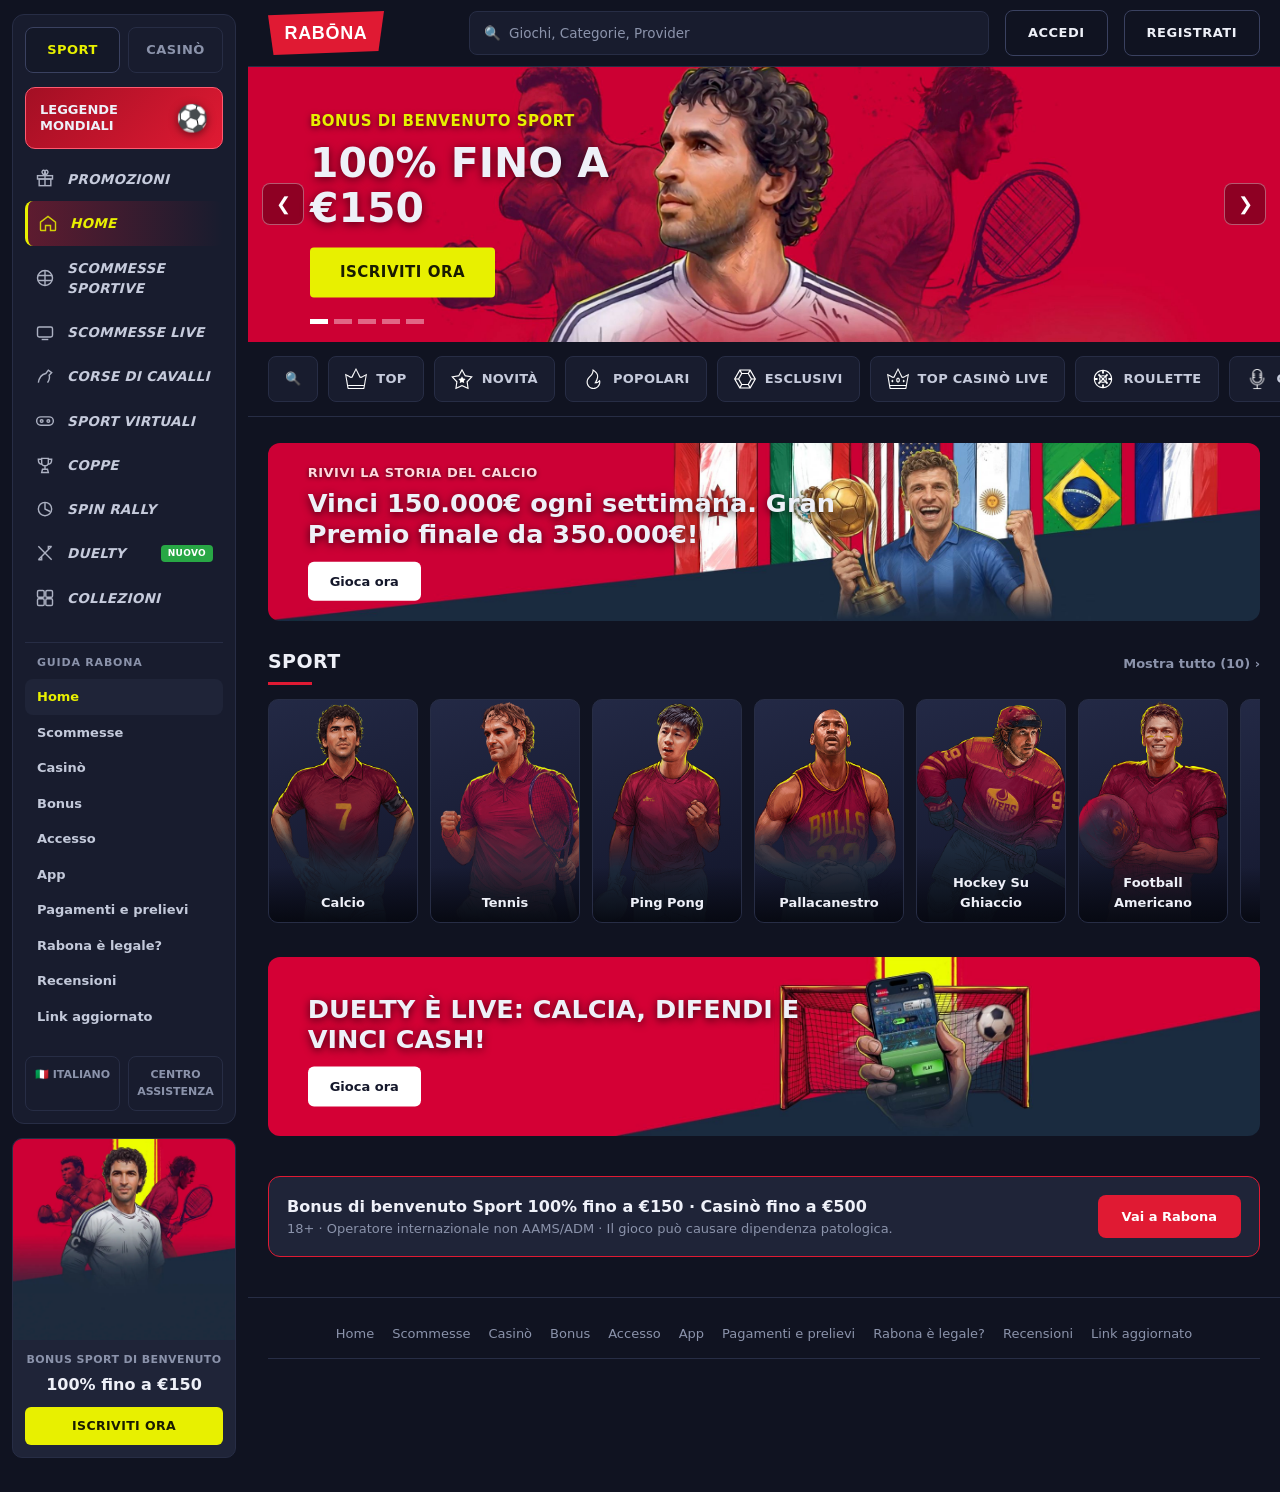
<file: index.html>
<!doctype html>
<html lang="it">
<head>
<meta charset="utf-8">
<meta name="viewport" content="width=device-width, initial-scale=1">
<title>Rabona Casino: sito ufficiale, bonus e recensione</title>
<meta name="description" content="Recensione Rabona: giochi, sportsbook, bonus 100% fino a 500€, pagamenti e licenza Curaçao. Info su legalità in Italia e sito non-AAMS.">
<link rel="canonical" href="https://rabonacasinosit.com/it-it/">
<link rel="icon" type="image/svg+xml" href="/favicon.svg">
<link rel="alternate" hreflang="it-it" href="https://rabonacasinosit.com/it-it/">
<link rel="alternate" hreflang="x-default" href="https://rabonacasinosit.com/">
<link rel="stylesheet" href="/assets/style.css">
<script type="application/ld+json">{"@context":"https://schema.org","@type":"Organization","name":"Rabona","url":"https://rabonacasinosit.com/","logo":"https://rabonacasinosit.com/favicon.svg"}</script>
<script type="application/ld+json">{"@context":"https://schema.org","@type":"WebSite","name":"Rabona","url":"https://rabonacasinosit.com/"}</script>
<script type="application/ld+json">{"@context":"https://schema.org","@type":"BreadcrumbList","itemListElement":[{"@type":"ListItem","position":1,"name":"Home","item":"https://rabonacasinosit.com/"}]}</script>
<script type="application/ld+json">{"@context":"https://schema.org","@type":"FAQPage","mainEntity":[{"@type":"Question","name":"È Rabona legale in Italia?","acceptedAnswer":{"@type":"Answer","text":"No. L'operatore ha solo licenza Curaçao eGaming e non la licenza ADM/AAMS. È un sito non-AAMS e può finire sotto blocco ADM sul territorio italiano."}},{"@type":"Question","name":"Come si riscatta il bonus di benvenuto?","acceptedAnswer":{"@type":"Answer","text":"Ti registri, depositi l'importo minimo, attivi il 100% fino a 500€ + giri gratis, poi chiudi il rollover x35 sui giochi ammessi entro la scadenza. Solo dopo puoi chiedere il prelievo della somma convertita, sempre che le altre regole (KYC, max bet) siano rispettate."}},{"@type":"Question","name":"Quali metodi di pagamento sono accettati?","acceptedAnswer":{"@type":"Answer","text":"Visa, Mastercard, Skrill, Neteller e criptovalute. I prelievi, con account verificato, sono indicati in 24–48 ore sui metodi elettronici più usati."}},{"@type":"Question","name":"È sicuro giocare su Rabona Casino?","acceptedAnswer":{"@type":"Answer","text":"Sul piano tecnico sì: RNG certificato da iTech Labs, SSL 128 bit e procedure KYC standard di settore. Sul piano legale, per l'Italia, resta un operatore non-AAMS: la sicurezza del sito non equivale alla licenza ADM. Gioca solo se sei maggiorenne e con un budget che puoi permetterti di perdere."}}]}</script>
<style>
.seo h3{color:#c3c9da;font-size:15.5px;font-weight:800;margin:18px 0 8px}
.seo ul,.seo ol{color:#8f97ad;font-size:14px;margin:0 0 14px;padding-left:22px;line-height:1.7}
.seo li{margin-bottom:6px}
.seo table{width:100%;border-collapse:collapse;margin:14px 0;font-size:13.5px}
.seo td,.seo th{border:1px solid var(--line);padding:8px 10px;color:#8f97ad;text-align:left;vertical-align:top}
.seo th{color:#c3c9da;background:var(--panel2)}
.seo details{background:var(--panel);border:1px solid var(--line);border-radius:10px;margin:0 0 8px;padding:0 14px}
.seo summary{cursor:pointer;font-weight:700;color:#eef0f8;padding:12px 0;font-size:14px}
.seo details p{padding-bottom:12px}
.seo a{color:var(--lime)}
.seo a:hover{text-decoration:underline}
.subtop{background:var(--panel);border-bottom:1px solid var(--line);padding:24px 20px}
.subtop .crumbs{font-size:12px;color:var(--mut);margin-bottom:8px}
.subtop .crumbs a{color:var(--mut)}
.subtop h1{margin:0;font-size:24px;color:#eef0f8;line-height:1.3;font-weight:800}
.ctabox{display:flex;align-items:center;justify-content:space-between;gap:14px;flex-wrap:wrap;background:var(--panel2);border:1px solid var(--red);border-radius:12px;padding:18px;margin:26px 0}
.ctabox .t{font-weight:800;color:#eef0f8;font-size:16px}
.ctabox .s{color:var(--mut);font-size:13px}
.ctabox .go{background:var(--red);color:#fff;border-radius:8px;padding:12px 24px;font-weight:800;font-size:13px;white-space:nowrap}
.ctabox .go:hover{background:var(--red2)}
.sb-guide{margin-top:14px;border-top:1px solid var(--line);padding-top:12px}
.sb-guide .t{font-size:11px;letter-spacing:.8px;text-transform:uppercase;color:var(--mut);padding:0 12px 8px;font-weight:800}
.sb-guide a{display:block;padding:8px 12px;border-radius:8px;color:#c3c9da;font-size:13px;font-weight:600}
.sb-guide a:hover{background:var(--panel2);color:#fff}
.sb-guide a.on{background:var(--panel2);color:var(--lime)}
.cluster-foot{display:flex;flex-wrap:wrap;gap:6px 18px;justify-content:center;padding:0 0 14px;margin-bottom:14px;border-bottom:1px solid var(--line);font-size:13px}
.cluster-foot a{color:var(--mut)}
.cluster-foot a:hover{color:#fff}
.extras{margin:24px 20px 0;max-width:1100px}
.bonus-grid{display:grid;grid-template-columns:repeat(auto-fill,minmax(300px,1fr));gap:14px}
.bcard{background:var(--panel);border:1px solid var(--line);border-radius:12px;overflow:hidden;display:flex;flex-direction:column;transition:transform .15s}
.bcard:hover{transform:translateY(-3px)}
.bcard img{width:100%;aspect-ratio:16/7;object-fit:cover}
.bcard .bb{padding:14px}
.bcard .bt{font-weight:800;color:#eef0f8;font-size:13.5px}
.bcard .bd{color:var(--lime);font-weight:800;font-size:16px;margin:4px 0 10px}
.bcard .bgo{display:inline-block;background:var(--red);color:#fff;border-radius:8px;padding:9px 16px;font-weight:800;font-size:12.5px}
.login-card{max-width:420px;background:var(--panel);border:1px solid var(--line);border-radius:12px;padding:22px}
.login-card .lt{font-weight:800;color:#eef0f8;font-size:16px;margin-bottom:12px}
.login-card .f{display:flex;flex-direction:column;gap:10px}
.login-card input{background:var(--bg);border:1px solid var(--line);border-radius:8px;padding:12px;color:#fff;font-size:14px;outline:none}
.login-card input:focus{border-color:var(--lime)}
.login-card .go{background:var(--red);color:#fff;border:0;border-radius:8px;padding:13px;font-weight:800;font-size:14px;cursor:pointer;text-align:center}
.login-card .lnk{font-size:12.5px;color:var(--mut);text-align:center}
.login-card .lnk a{color:var(--lime)}
.paychips{display:flex;flex-wrap:wrap;gap:8px}
.paychips span{background:var(--panel);border:1px solid var(--line);border-radius:8px;padding:9px 15px;font-size:12.5px;font-weight:800;color:#c3c9da}
.rate-box{background:var(--panel);border:1px solid var(--line);border-radius:12px;padding:20px;max-width:560px}
.rate-box .big{font-size:34px;font-weight:900;color:var(--lime)}
.rate-box .cap{color:var(--mut);font-size:12.5px;margin-bottom:6px}
.rate-row{display:flex;align-items:center;gap:10px;margin-top:10px;font-size:13px;color:#c3c9da}
.rate-row span{width:110px}
.rate-row .bar{flex:1;height:8px;background:var(--bg);border-radius:4px;overflow:hidden}
.rate-row .bar i{display:block;height:100%;background:var(--lime)}
.rate-row b{width:28px;text-align:right}
.stores{display:flex;gap:10px;flex-wrap:wrap;margin-top:14px}
.stores a{display:flex;align-items:center;gap:9px;background:#000;border:1px solid var(--line);border-radius:10px;padding:10px 18px;color:#fff;font-weight:700;font-size:13px}
.stores a small{display:block;font-size:10px;color:var(--mut);font-weight:600}
.stores a:hover{border-color:var(--lime)}
</style>
</head>
<body>
<div class="layout">
<aside class="sb">
<div class="sb-panel">
  <div class="sb-tabs"><a class="on" href="/referral-link">SPORT</a><a href="/referral-link">CASINÒ</a></div>
  <a class="sb-promo" href="/referral-link"><span>Leggende Mondiali</span><span class="ball">&#9917;</span></a>
  <nav class="sb-nav">
    <a href="/referral-link"><svg viewBox="0 0 24 24"><rect x="3" y="8" width="18" height="4"/><rect x="5" y="12" width="14" height="8"/><path d="M12 8v12M12 8c-2-1-5-4-3-6s5 2 3 6zm0 0c2-1 5-4 3-6s-5 2-3 6z"/></svg><span>Promozioni</span></a>
    <a href="/" class="on"><svg viewBox="0 0 24 24"><path d="M3 11l9-7 9 7v9a1 1 0 0 1-1 1h-5v-6h-6v6H4a1 1 0 0 1-1-1z"/></svg><span>Home</span></a>
    <a href="/referral-link"><svg viewBox="0 0 24 24"><circle cx="12" cy="12" r="9"/><path d="M12 3v18M3.5 9h17M3.5 15h17"/></svg><span>Scommesse Sportive</span></a>
    <a href="/referral-link"><svg viewBox="0 0 24 24"><rect x="3" y="6" width="18" height="12" rx="2"/><path d="M8 21h8"/></svg><span>Scommesse Live</span></a>
    <a href="/referral-link"><svg viewBox="0 0 24 24"><path d="M4 20c1-6 4-10 9-11l3-4 4 3-3 3c1 3 0 6-2 9"/></svg><span>Corse di Cavalli</span></a>
    <a href="/referral-link"><svg viewBox="0 0 24 24"><rect x="2" y="7" width="20" height="10" rx="5"/><circle cx="8" cy="12" r="1.6"/><circle cx="16" cy="12" r="1.6"/></svg><span>Sport Virtuali</span></a>
    <a href="/referral-link"><svg viewBox="0 0 24 24"><path d="M8 4h8v5a4 4 0 0 1-8 0zM8 5H4c0 4 2 6 4 6M16 5h4c0 4-2 6-4 6M12 13v4M8 21h8l-1-4h-6z"/></svg><span>Coppe</span></a>
    <a href="/referral-link"><svg viewBox="0 0 24 24"><circle cx="12" cy="12" r="8"/><path d="M12 4v8l6 3"/></svg><span>Spin Rally</span></a>
    <a href="/referral-link"><svg viewBox="0 0 24 24"><path d="M4 20L20 4M4 4l16 16M4 20h4v-4M20 4h-4v4"/></svg><span>Duelty</span><span class="nuovo">NUOVO</span></a>
    <a href="/referral-link"><svg viewBox="0 0 24 24"><rect x="3" y="3" width="8" height="8" rx="1.5"/><rect x="13" y="3" width="8" height="8" rx="1.5"/><rect x="3" y="13" width="8" height="8" rx="1.5"/><rect x="13" y="13" width="8" height="8" rx="1.5"/></svg><span>Collezioni</span></a>
  </nav>
  <div class="sb-guide"><div class="t">Guida Rabona</div><a href="/" class="on">Home</a><a href="/scommesse/">Scommesse</a><a href="/casino/">Casinò</a><a href="/bonus/">Bonus</a><a href="/accesso/">Accesso</a><a href="/app/">App</a><a href="/prelievi/">Pagamenti e prelievi</a><a href="/legale/">Rabona è legale?</a><a href="/recensioni/">Recensioni</a><a href="/link-aggiornato/">Link aggiornato</a></div>
  <div class="sb-foot"><a href="/referral-link">&#127470;&#127481; Italiano</a><a href="/referral-link">Centro Assistenza</a></div>
</div>
<div class="sb-hold">
  <a class="sb-bonus" href="/referral-link">
    <img src="/assets/dimg/promo-side.webp" alt="Bonus Sport di Benvenuto">
    <div class="sb-bonus-body">
      <div class="n">Bonus Sport di Benvenuto</div>
      <div class="v">100% fino a €150</div>
      <span class="b">Iscriviti ora</span>
    </div>
  </a>
</div>
</aside>
<main>
  <header class="hd">
    <a class="logo" href="/"><img src="/assets/logo.svg" alt="Rabona"></a>
    <a class="search" href="/referral-link"><span>&#128269;</span> Giochi, Categorie, Provider</a>
    <a class="btn" href="/referral-link">ACCEDI</a>
    <a class="btn" href="/referral-link">REGISTRATI</a>
  </header>
  <section class="slider"><div id="slides"><div class="slide on"><img src="assets/dimg/4c02b1fe-6540-47ee-a60f-c1b755802f4c-rauldesktopfirstframe-2.jpg" alt="Bonus di benvenuto Sport" loading="eager"><div class="body"><div class="t">Bonus di benvenuto Sport</div><div class="d">100% fino a €150</div><a class="cta" href="/referral-link">Iscriviti ora</a></div></div><div class="slide"><img src="assets/dimg/DxBIM3uL0PmxdJ.jpg" alt="Bonus di benvenuto Casinò" loading="lazy"><div class="body"><div class="t">Bonus di benvenuto Casinò</div><div class="d">100% fino a €500 + 200 Giri</div><a class="cta" href="/referral-link">Iscriviti ora</a></div></div><div class="slide"><img src="assets/dimg/5Bh5Kft5AfzOnF.jpg" alt="Bonus Casinò live" loading="lazy"><div class="body"><div class="t">Bonus sul primo deposito del Casinò live</div><div class="d">100% fino a €250</div><a class="cta" href="/referral-link">Iscriviti ora</a></div></div><div class="slide"><img src="assets/dimg/tBlF3d9jqXUIoj.jpg" alt="Bonus Sport Cripto" loading="lazy"><div class="body"><div class="t">Bonus di benvenuto Sport Cripto</div><div class="d">100% fino a 200 USDT</div><a class="cta" href="/referral-link">Iscriviti ora</a></div></div><div class="slide"><img src="assets/dimg/JvkxrFOY9YgJtk.jpg" alt="Bonus Casinò Cripto" loading="lazy"><div class="body"><div class="t">Bonus di benvenuto Casinò Cripto</div><div class="d">200% fino a 3.000 USDT</div><a class="cta" href="/referral-link">Iscriviti ora</a></div></div></div><button class="sl-nav p" id="sprev">&#10094;</button><button class="sl-nav n" id="snext">&#10095;</button><div class="sl-dots" id="sdots"></div></section>
  <div class="cats"><a class="cat" href="/referral-link"><span>&#128269;</span></a><a class="cat" href="/referral-link"><img src="assets/dimg/Z57LRlP9J5iTiS.svg" alt="" loading="lazy">Top</a><a class="cat" href="/referral-link"><img src="assets/dimg/eFwIgzffZrAAai.svg" alt="" loading="lazy">Novità</a><a class="cat" href="/referral-link"><img src="assets/dimg/NBJ7F605nI6GjE.svg" alt="" loading="lazy">Popolari</a><a class="cat" href="/referral-link"><img src="assets/dimg/tarXW1TI0064EE.svg" alt="" loading="lazy">Esclusivi</a><a class="cat" href="/referral-link"><img src="assets/dimg/SsovY1Sb7EKn9b.svg" alt="" loading="lazy">Top Casinò Live</a><a class="cat" href="/referral-link"><img src="assets/dimg/pYWgAuDUHaDzUD.svg" alt="" loading="lazy">Roulette</a><a class="cat" href="/referral-link"><img src="assets/dimg/v1LgX7MowL5lBP.png" alt="" loading="lazy">Game Show</a><a class="cat" href="/referral-link"><img src="assets/dimg/Fq8OGCMWu8isph.svg" alt="" loading="lazy">Blackjack</a><a class="cat" href="/referral-link"><img src="assets/dimg/5c3YQnuz4L46GD.svg" alt="" loading="lazy">Hot Jackpot</a><a class="cat" href="/referral-link"><img src="assets/dimg/4V632HmUxdws8i.svg" alt="" loading="lazy">Slot</a><a class="cat" href="/referral-link"><img src="assets/dimg/8Ueed4k1MpXPlS.svg" alt="" loading="lazy">Tutti i Giochi</a><a class="cat" href="/referral-link"><img src="assets/dimg/cCA6lUlALE6TA0.svg" alt="" loading="lazy">Mondiali</a></div>
  <section class="intro">
    <h1>Ti diamo il benvenuto su Rabona: la piattaforma per gli appassionati di Casinò e Scommesse Sportive online!</h1>
    <p>Scopri uno straordinario mondo dove l'emozione dell'azione del casinò in stile Las Vegas incontra l'adrenalina delle scommesse sullo sport live. Al Casinò e Sportsbook di Rabona, non ci si ferma mai e le opportunità di vincita sono a portata di click! Scopri le ultime novità Rabona e goditi il migliore intrattenimento al massimo.</p>
  </section>
  <section class="sec"><div class="sec-h"><h2>Top Eventi</h2><a class="all" href="/referral-link">Mostra tutto ›</a></div><div class="events"><div class="ev"><div class="st"><span class="live">LIVE</span><span>42'</span><span>·</span><span>Mondiali 2026</span></div><div class="teams"><div>Francia <span class="sc">0</span></div><div>Marocco <span class="sc">0</span></div></div><div class="odds"><a href="/referral-link"><b>1.62</b><i>Francia</i></a><a href="/referral-link"><b>3.20</b><i>X</i></a><a href="/referral-link"><b>7.50</b><i>Marocco</i></a></div></div><div class="ev"><div class="st"><span class="live">LIVE</span><span>83'</span><span>·</span><span>Conference League</span></div><div class="teams"><div>Sarajevo <span class="sc">0</span></div><div>Inter Turku <span class="sc">1</span></div></div><div class="odds"><a href="/referral-link"><b>31.00</b><i>Sarajevo</i></a><a href="/referral-link"><b>4.75</b><i>X</i></a><a href="/referral-link"><b>1.19</b><i>Inter Turku</i></a></div></div><div class="ev"><div class="st"><span class="live">LIVE</span><span>73'</span><span>·</span><span>Conference League</span></div><div class="teams"><div>Dinamo Tirana <span class="sc">0</span></div><div>Astana <span class="sc">1</span></div></div><div class="odds"><a href="/referral-link"><b>61.00</b><i>Dinamo Tirana</i></a><a href="/referral-link"><b>5.75</b><i>X</i></a><a href="/referral-link"><b>1.11</b><i>Astana</i></a></div></div><div class="ev"><div class="st"><span>21:00 · 10/07</span><span>·</span><span>Mondiali 2026</span></div><div class="teams"><div>Spagna </div><div>Belgio </div></div><div class="odds"><a href="/referral-link"><b>1.69</b><i>Spagna</i></a><a href="/referral-link"><b>3.80</b><i>X</i></a><a href="/referral-link"><b>5.00</b><i>Belgio</i></a></div></div></div></section>
  <a class="wide" href="/referral-link"><img src="assets/dimg/EpJiGBcwdhLaPE.jpg" alt="" loading="lazy"><div class="body"><div class="txt">Rivivi la storia del calcio</div><div class="ttl">Vinci 150.000€ ogni settimana. Gran Premio finale da 350.000€!</div><span class="cta">Gioca ora</span></div></a>
  <section class="sec"><div class="sec-h"><h2>Sport</h2><a class="all" href="/referral-link">Mostra tutto (10) ›</a></div><div class="sports"><a class="sp" href="/referral-link"><img src="assets/dimg/e8eb7d6b-bba0-441a-bb6a-0ce7f8926011-football.png" alt="calcio" loading="lazy"><div class="nm">calcio</div></a><a class="sp" href="/referral-link"><img src="assets/dimg/POQnqDAlVMubwD.png" alt="tennis" loading="lazy"><div class="nm">tennis</div></a><a class="sp" href="/referral-link"><img src="assets/dimg/h4J1mO8LwkkOpV.png" alt="ping pong" loading="lazy"><div class="nm">ping pong</div></a><a class="sp" href="/referral-link"><img src="assets/dimg/v3IpKyGcEmnLEd.png" alt="pallacanestro" loading="lazy"><div class="nm">pallacanestro</div></a><a class="sp" href="/referral-link"><img src="assets/dimg/CRMbfxWohGaaTB.png" alt="hockey su ghiaccio" loading="lazy"><div class="nm">hockey su ghiaccio</div></a><a class="sp" href="/referral-link"><img src="assets/dimg/iNf7dcwAofJLyZ.png" alt="football americano" loading="lazy"><div class="nm">football americano</div></a><a class="sp" href="/referral-link"><img src="assets/dimg/EOOHMDV50P0bb0.png" alt="baseball" loading="lazy"><div class="nm">baseball</div></a></div></section>
  <a class="wide" href="/referral-link"><img src="assets/dimg/gVmfhhus8Wvyql.jpg" alt="" loading="lazy"><div class="body"><div class="ttl">DUELTY È LIVE: CALCIA, DIFENDI E VINCI CASH!</div><span class="cta">Gioca ora</span></div></a>
  <section class="sec"><div class="sec-h"><h2>Migliori giochi: Italia</h2><a class="all" href="/referral-link">Mostra tutto (756) ›</a></div><div class="gg gg--p"><a class="g" href="/referral-link"><img src="assets/dimg/UwD56XvsnEPK3B.jpg" alt="Thunderline Express: Hold & Win" loading="lazy"><div class="lbl">nuovo</div><div class="idx">1</div><div class="hover"><div class="nm">Thunderline Express: Hold & Win</div><span class="play">Gioca</span><span class="demo">Demo</span></div></a><a class="g" href="/referral-link"><img src="assets/dimg/sDXpKkoD4b0R6W.svg" alt="Book of Ra Magic" loading="lazy"><div class="lbl">nuovo</div><div class="idx">2</div><div class="hover"><div class="nm">Book of Ra Magic</div><span class="play">Gioca</span><span class="demo">Demo</span></div></a><a class="g" href="/referral-link"><img src="assets/dimg/roGZ365uN1xJ9F.jpg" alt="40 Power Hot Triple Boost Golden Coins Link" loading="lazy"><div class="lbl">nuovo</div><div class="idx">3</div><div class="hover"><div class="nm">40 Power Hot Triple Boost Golden Coins Link</div><span class="play">Gioca</span><span class="demo">Demo</span></div></a><a class="g" href="/referral-link"><img src="assets/dimg/3bde75f9-710a-4711-a4c7-c72e1404d0af-posterthumbnailroyal-strikebetora.jpg" alt="Royal Strike" loading="lazy"><div class="idx">4</div><div class="hover"><div class="nm">Royal Strike</div><span class="play">Gioca</span><span class="demo">Demo</span></div></a><a class="g" href="/referral-link"><img src="assets/dimg/k8IJlrWKseEXhW.svg" alt="Hot Step 2 Extreme" loading="lazy"><div class="lbl">nuovo</div><div class="idx">5</div><div class="hover"><div class="nm">Hot Step 2 Extreme</div><span class="play">Gioca</span><span class="demo">Demo</span></div></a><a class="g" href="/referral-link"><img src="assets/dimg/2vKHp78nZyoend.svg" alt="Thunder Ball Max" loading="lazy"><div class="idx">6</div><div class="hover"><div class="nm">Thunder Ball Max</div><span class="play">Gioca</span><span class="demo">Demo</span></div></a><a class="g" href="/referral-link"><img src="assets/dimg/5B7xC3UzI4kCHu.jpg" alt="Bonbon Pop 1000" loading="lazy"><div class="idx">7</div><div class="hover"><div class="nm">Bonbon Pop 1000</div><span class="play">Gioca</span><span class="demo">Demo</span></div></a><a class="g" href="/referral-link"><img src="assets/dimg/7d2d9002-806d-465d-9be0-36a555b1e922-imagex3well-of-richesnovomatic.jpg" alt="Well of Riches" loading="lazy"><div class="lbl">nuovo</div><div class="idx">8</div><div class="hover"><div class="nm">Well of Riches</div><span class="play">Gioca</span><span class="demo">Demo</span></div></a><a class="g" href="/referral-link"><img src="assets/dimg/rhq9jzpsBpdPpR.svg" alt="Break the Piggy Bank" loading="lazy"><div class="idx">9</div><div class="hover"><div class="nm">Break the Piggy Bank</div><span class="play">Gioca</span><span class="demo">Demo</span></div></a><a class="g" href="/referral-link"><img src="assets/dimg/M1RH4EzlSGgFY1.svg" alt="Coin Win Express: Hold the Spin" loading="lazy"><div class="lbl">nuovo</div><div class="idx">10</div><div class="hover"><div class="nm">Coin Win Express: Hold the Spin</div><span class="play">Gioca</span><span class="demo">Demo</span></div></a><a class="g" href="/referral-link"><img src="assets/dimg/lVPusg1LA0hRUE.jpg" alt="Xmas Drop" loading="lazy"><div class="lbl">nuovo</div><div class="idx">11</div><div class="hover"><div class="nm">Xmas Drop</div><span class="play">Gioca</span><span class="demo">Demo</span></div></a><a class="g" href="/referral-link"><img src="assets/dimg/ZdkFntuo5qup0T.jpg" alt="Mighty Wild Panther: Grand Gold Edition" loading="lazy"><div class="idx">12</div><div class="hover"><div class="nm">Mighty Wild Panther: Grand Gold Edition</div><span class="play">Gioca</span><span class="demo">Demo</span></div></a><a class="g" href="/referral-link"><img src="assets/dimg/NL4wv9ZyMZyiTD.jpg" alt="Fortune Coins Unlimited Fortune" loading="lazy"><div class="lbl">nuovo</div><div class="idx">13</div><div class="hover"><div class="nm">Fortune Coins Unlimited Fortune</div><span class="play">Gioca</span><span class="demo">Demo</span></div></a><a class="g" href="/referral-link"><img src="assets/dimg/9p1YqWpBLcDAht.jpeg" alt="Wild Hot 40 Deluxe" loading="lazy"><div class="lbl">nuovo</div><div class="idx">14</div><div class="hover"><div class="nm">Wild Hot 40 Deluxe</div><span class="play">Gioca</span><span class="demo">Demo</span></div></a><a class="g" href="/referral-link"><img src="assets/dimg/Zav2wKqg6GIp5G.jpg" alt="Majestic King" loading="lazy"><div class="idx">15</div><div class="hover"><div class="nm">Majestic King</div><span class="play">Gioca</span><span class="demo">Demo</span></div></a><a class="g" href="/referral-link"><img src="assets/dimg/VXaqSYMb3h8XV4.jpg" alt="Divine Fortune Gold" loading="lazy"><div class="jack">13.185,92 €</div><div class="lbl">nuovo</div><div class="idx">16</div><div class="hover"><div class="nm">Divine Fortune Gold</div><span class="play">Gioca</span><span class="demo">Demo</span></div></a><a class="g" href="/referral-link"><img src="assets/dimg/5ded0bae-eaef-46f5-8f78-0864cf45d82d-posterthumbnail3-thunder-coins-hold-and-winplayson.jpg" alt="3 Thunder Coins: Hold and Win" loading="lazy"><div class="lbl">nuovo</div><div class="idx">17</div><div class="hover"><div class="nm">3 Thunder Coins: Hold and Win</div><span class="play">Gioca</span><span class="demo">Demo</span></div></a><a class="g" href="/referral-link"><img src="assets/dimg/yJs8aJlWOOeoHy.svg" alt="Piggy Brick Bonanza" loading="lazy"><div class="idx">18</div><div class="hover"><div class="nm">Piggy Brick Bonanza</div><span class="play">Gioca</span><span class="demo">Demo</span></div></a><a class="g more" href="/referral-link">Altri giochi ›</a></div></section>
  <section class="sec"><div class="sec-h"><h2>Novità</h2><a class="all" href="/referral-link">Mostra tutto (739) ›</a></div><div class="gg gg--p"><a class="g" href="/referral-link"><img src="assets/dimg/c114fec4-ad5f-4070-a57a-b7bb319b2d31-posterthumbnail25-red-hot-7-clover-linknovomatic.jpeg" alt="25 Red Hot 7 Clover Link" loading="lazy"><div class="hover"><div class="nm">25 Red Hot 7 Clover Link</div><span class="play">Gioca</span><span class="demo">Demo</span></div></a><a class="g" href="/referral-link"><img src="assets/dimg/372e4891-2b75-4ef5-a78e-fb5d0fdb810d-imagex33-scarabs-of-rebirthspinomenal.jpg" alt="3 Scarabs Of Rebirth" loading="lazy"><div class="lbl">nuovo</div><div class="hover"><div class="nm">3 Scarabs Of Rebirth</div><span class="play">Gioca</span><span class="demo">Demo</span></div></a><a class="g" href="/referral-link"><img src="assets/dimg/5b8db376-eeb4-4798-a06a-4ec5766c37b1-flamefruits400x600.svg" alt="Flame Fruits Frenzy Hold and Win" loading="lazy"><div class="hover"><div class="nm">Flame Fruits Frenzy Hold and Win</div><span class="play">Gioca</span><span class="demo">Demo</span></div></a><a class="g" href="/referral-link"><img src="assets/dimg/k6rvuC9WKcUS9G.jpg" alt="Mighty Hot: Amazonia" loading="lazy"><div class="lbl">nuovo</div><div class="hover"><div class="nm">Mighty Hot: Amazonia</div><span class="play">Gioca</span><span class="demo">Demo</span></div></a><a class="g" href="/referral-link"><img src="assets/dimg/e8484139-a00b-4270-abff-f132aa3c102a-posterthumbnailsuper-pyramid-of-goldhold--winpenguin-king.jpg" alt="Super Pyramid of Gold: Hold & Win" loading="lazy"><div class="lbl">nuovo</div><div class="hover"><div class="nm">Super Pyramid of Gold: Hold & Win</div><span class="play">Gioca</span><span class="demo">Demo</span></div></a><a class="g" href="/referral-link"><img src="assets/dimg/43bf689c-4c4c-4fa7-915b-e14f58ff8817-posterthumbnailfurry-ballonveli-play.jpg" alt="Fury Balloon" loading="lazy"><div class="hover"><div class="nm">Fury Balloon</div><span class="play">Gioca</span><span class="demo">Demo</span></div></a><a class="g" href="/referral-link"><img src="assets/dimg/24e3acc4-b11f-4436-9937-58c1024fb21a-3potsofcaishen400x600.svg" alt="3 Pots of Cai Shen" loading="lazy"><div class="lbl">nuovo</div><div class="hover"><div class="nm">3 Pots of Cai Shen</div><span class="play">Gioca</span><span class="demo">Demo</span></div></a><a class="g" href="/referral-link"><img src="assets/dimg/c6d99f95-63b3-4f46-b8c9-4eaeae81fc70-posterthumbnailjoker-power-spin-hold-and-winbetora.jpg" alt="Joker Power Spin Hold and Win" loading="lazy"><div class="hover"><div class="nm">Joker Power Spin Hold and Win</div><span class="play">Gioca</span><span class="demo">Demo</span></div></a><a class="g" href="/referral-link"><img src="assets/dimg/6ffda843-bc53-4e58-87d1-1c1b7f7ff0cb-imagex3regal-spins-40-pate-linkpateplay.jpg" alt="Regal Spins 40 Pate Link" loading="lazy"><div class="lbl">nuovo</div><div class="hover"><div class="nm">Regal Spins 40 Pate Link</div><span class="play">Gioca</span><span class="demo">Demo</span></div></a><a class="g" href="/referral-link"><img src="assets/dimg/e39ff971-fad7-47ea-beaa-0936907fac8c-posterthumbnailcoin-of-lightning-2tada.jpg" alt="Coin of Lightning 2" loading="lazy"><div class="lbl">nuovo</div><div class="hover"><div class="nm">Coin of Lightning 2</div><span class="play">Gioca</span><span class="demo">Demo</span></div></a><a class="g" href="/referral-link"><img src="assets/dimg/7aefaee5-00b1-45cc-8331-53f5fb461bec-400x600ex.svg" alt="Triple Joker Catcher" loading="lazy"><div class="hover"><div class="nm">Triple Joker Catcher</div><span class="play">Gioca</span><span class="demo">Demo</span></div></a><a class="g" href="/referral-link"><img src="assets/dimg/ca13eccc-49d5-4827-adbe-12c3b448083a-posterthumbnailburning-coins-100endorphina.jpg" alt="Burning Coins 100" loading="lazy"><div class="lbl">nuovo</div><div class="hover"><div class="nm">Burning Coins 100</div><span class="play">Gioca</span><span class="demo">Demo</span></div></a><a class="g" href="/referral-link"><img src="assets/dimg/xEv42a4PGQJfmq.jpeg" alt="Star Boost: Hold and Win" loading="lazy"><div class="lbl">nuovo</div><div class="hover"><div class="nm">Star Boost: Hold and Win</div><span class="play">Gioca</span><span class="demo">Demo</span></div></a><a class="g" href="/referral-link"><img src="assets/dimg/19b60ade-138c-47eb-b218-2b657483ce14-posterthumbnailopa-santorinihacksaw.jpg" alt="Opa Santorini!" loading="lazy"><div class="lbl">nuovo</div><div class="hover"><div class="nm">Opa Santorini!</div><span class="play">Gioca</span><span class="demo">Demo</span></div></a><a class="g more" href="/referral-link">Altri giochi ›</a></div></section>
  <section class="sec"><div class="sec-h"><h2>Popolari</h2><a class="all" href="/referral-link">Mostra tutto (913) ›</a></div><div class="gg gg--p"><a class="g" href="/referral-link"><img src="assets/dimg/VrLi7uduexTrKN.svg" alt="40 Mega Hotfire" loading="lazy"><div class="lbl">nuovo</div><div class="hover"><div class="nm">40 Mega Hotfire</div><span class="play">Gioca</span><span class="demo">Demo</span></div></a><a class="g" href="/referral-link"><img src="assets/dimg/9AviUNS3RKimtQ.jpg" alt="Crack & Smash The Piggy Bank" loading="lazy"><div class="lbl">nuovo</div><div class="hover"><div class="nm">Crack & Smash The Piggy Bank</div><span class="play">Gioca</span><span class="demo">Demo</span></div></a><a class="g" href="/referral-link"><img src="assets/dimg/77181038-cc51-4da3-a7fc-15ce69dc0e1d-45da301b430347dd9ba5d2.jpg" alt="100 Golden Coins: Reel Fishing" loading="lazy"><div class="hover"><div class="nm">100 Golden Coins: Reel Fishing</div><span class="play">Gioca</span><span class="demo">Demo</span></div></a><a class="g" href="/referral-link"><img src="assets/dimg/MElxfnE2aCNfTt.svg" alt="Book of Ra Deluxe" loading="lazy"><div class="hover"><div class="nm">Book of Ra Deluxe</div><span class="play">Gioca</span><span class="demo">Demo</span></div></a><a class="g" href="/referral-link"><img src="assets/dimg/8d1PV8QlCPBA3q.svg" alt="Hot Step" loading="lazy"><div class="lbl">nuovo</div><div class="hover"><div class="nm">Hot Step</div><span class="play">Gioca</span><span class="demo">Demo</span></div></a><a class="g" href="/referral-link"><img src="assets/dimg/RdmmpfQwG932Xv.jpg" alt="Gemhalla Xtreme" loading="lazy"><div class="lbl">nuovo</div><div class="hover"><div class="nm">Gemhalla Xtreme</div><span class="play">Gioca</span><span class="demo">Demo</span></div></a><a class="g" href="/referral-link"><img src="assets/dimg/ByjIzk2XjmprX8.jpg" alt="Joker Streak XL: Hold and Win" loading="lazy"><div class="hover"><div class="nm">Joker Streak XL: Hold and Win</div><span class="play">Gioca</span><span class="demo">Demo</span></div></a><a class="g" href="/referral-link"><img src="assets/dimg/9wYKhr66ZDDJnx.jpg" alt="Golden Fate 1000" loading="lazy"><div class="hover"><div class="nm">Golden Fate 1000</div><span class="play">Gioca</span><span class="demo">Demo</span></div></a><a class="g" href="/referral-link"><img src="assets/dimg/uuFjXh07kg9SCT.svg" alt="Tea Party of Fortune" loading="lazy"><div class="hover"><div class="nm">Tea Party of Fortune</div><span class="play">Gioca</span><span class="demo">Demo</span></div></a><a class="g" href="/referral-link"><img src="assets/dimg/557iAokEvGAjTB.jpg" alt="Triple 5's: Supercharged" loading="lazy"><div class="lbl">nuovo</div><div class="hover"><div class="nm">Triple 5's: Supercharged</div><span class="play">Gioca</span><span class="demo">Demo</span></div></a><a class="g" href="/referral-link"><img src="assets/dimg/spqh3CgFYmP69z.jpg" alt="Hot Ross" loading="lazy"><div class="lbl">nuovo</div><div class="hover"><div class="nm">Hot Ross</div><span class="play">Gioca</span><span class="demo">Demo</span></div></a><a class="g" href="/referral-link"><img src="assets/dimg/789e4964-5b8c-4aaf-8648-1d4c3fa31e98-posterthumbnailtiger-of-fortuneevoplayex.jpg" alt="Tiger of Fortune" loading="lazy"><div class="hover"><div class="nm">Tiger of Fortune</div><span class="play">Gioca</span><span class="demo">Demo</span></div></a><a class="g" href="/referral-link"><img src="assets/dimg/KY4tyCxg0IYXrk.jpg" alt="Thunder Coins XXL: Multicoin" loading="lazy"><div class="lbl">nuovo</div><div class="hover"><div class="nm">Thunder Coins XXL: Multicoin</div><span class="play">Gioca</span><span class="demo">Demo</span></div></a><a class="g" href="/referral-link"><img src="assets/dimg/BgZr7PbTF2LNW6.jpg" alt="Mighty Wild: Gorilla" loading="lazy"><div class="lbl">nuovo</div><div class="hover"><div class="nm">Mighty Wild: Gorilla</div><span class="play">Gioca</span><span class="demo">Demo</span></div></a><a class="g more" href="/referral-link">Altri giochi ›</a></div></section>
  <section class="sec"><div class="sec-h"><h2>Top Casinò Live</h2><a class="all" href="/referral-link">Mostra tutto (73) ›</a></div><div class="gg gg--v"><a class="g" href="/referral-link"><img src="assets/dimg/VcjvRVsOjYXECq.jpg" alt="Speed Roulette" loading="lazy"><div class="bet">0,10 € - 20.000 €</div><div class="res"><b class="black">13</b><b class="red">21</b><b class="black">22</b><b class="black">11</b><b class="black">17</b><b class="black">6</b><b class="red">5</b><b class="green">0</b></div><div class="hover"><div class="nm">Speed Roulette</div><span class="play">Gioca</span><span class="demo">Demo</span></div></a><a class="g" href="/referral-link"><img src="assets/dimg/BsSHFgI3rt5HV3.jpg" alt="Gold Saloon Roulette" loading="lazy"><div class="hover"><div class="nm">Gold Saloon Roulette</div><span class="play">Gioca</span><span class="demo">Demo</span></div></a><a class="g" href="/referral-link"><img src="assets/dimg/nJYAOoOqihUlK2.jpg" alt="Blackjack 77 - Ruby" loading="lazy"><div class="bet">50,00 € - 5000 €</div><div class="occ">&#128101; 5 / 7</div><div class="hover"><div class="nm">Blackjack 77 - Ruby</div><span class="play">Gioca</span><span class="demo">Demo</span></div></a><a class="g" href="/referral-link"><img src="assets/dimg/oliNLOt0sPBaip.jpg" alt="Money Time" loading="lazy"><div class="bet">0,10 € - 4600 €</div><div class="hover"><div class="nm">Money Time</div><span class="play">Gioca</span><span class="demo">Demo</span></div></a><a class="g" href="/referral-link"><img src="assets/dimg/iHVObCeGyLVdta.jpg" alt="Vegas Roulette 500x" loading="lazy"><div class="hover"><div class="nm">Vegas Roulette 500x</div><span class="play">Gioca</span><span class="demo">Demo</span></div></a><a class="g" href="/referral-link"><img src="assets/dimg/vFnVqbl0cM2fWb.jpg" alt="Mega Roulette" loading="lazy"><div class="bet">0,10 € - 20.000 €</div><div class="res"><b class="black">35</b><b class="black">13</b><b class="black">26</b><b class="red">14</b><b class="black">29</b><b class="black">2</b><b class="red">27</b><b class="green">0</b></div><div class="hover"><div class="nm">Mega Roulette</div><span class="play">Gioca</span><span class="demo">Demo</span></div></a><a class="g" href="/referral-link"><img src="assets/dimg/VPsWDc7oEPS5Vl.jpg" alt="Dynamic Roulette 120x" loading="lazy"><div class="hover"><div class="nm">Dynamic Roulette 120x</div><span class="play">Gioca</span><span class="demo">Demo</span></div></a><a class="g" href="/referral-link"><img src="assets/dimg/fXISuBLH6IceiE.jpg" alt="Sweet Bonanza Candyland" loading="lazy"><div class="bet">0,20 € - 4500 €</div><div class="hover"><div class="nm">Sweet Bonanza Candyland</div><span class="play">Gioca</span><span class="demo">Demo</span></div></a><a class="g" href="/referral-link"><img src="assets/dimg/cVLMFEG6FzOmDr.jpg" alt="Gates of Olympus Roulette" loading="lazy"><div class="bet">0,10 € - 5000 €</div><div class="res"><b class="red">9</b><b class="red">27</b><b class="red">14</b><b class="red">12</b><b class="black">15</b><b class="black">13</b><b class="red">5</b><b class="red">32</b></div><div class="hover"><div class="nm">Gates of Olympus Roulette</div><span class="play">Gioca</span><span class="demo">Demo</span></div></a><a class="g" href="/referral-link"><img src="assets/dimg/fxsRFBM1s0ruXt.png" alt="Land of Ra" loading="lazy"><div class="hover"><div class="nm">Land of Ra</div><span class="play">Gioca</span><span class="demo">Demo</span></div></a><a class="g" href="/referral-link"><img src="assets/dimg/Pd837uX3sDP10E.jpg" alt="Joker's Show" loading="lazy"><div class="hover"><div class="nm">Joker's Show</div><span class="play">Gioca</span><span class="demo">Demo</span></div></a><a class="g" href="/referral-link"><img src="assets/dimg/RuPifg9N7JjEOo.jpg" alt="Gravity Roulette" loading="lazy"><div class="hover"><div class="nm">Gravity Roulette</div><span class="play">Gioca</span><span class="demo">Demo</span></div></a><a class="g" href="/referral-link"><img src="assets/dimg/c9keuu095SutOu.jpg" alt="ONE Blackjack 1" loading="lazy"><div class="bet">1,00 € - 10.000 €</div><div class="occ">&#128101; 272 / 800</div><div class="hover"><div class="nm">ONE Blackjack 1</div><span class="play">Gioca</span><span class="demo">Demo</span></div></a><a class="g" href="/referral-link"><img src="assets/dimg/NrHT6NR8DhmGM3.jpg" alt="Roulette Azure" loading="lazy"><div class="bet">0,10 € - 20.000 €</div><div class="res"><b class="red">19</b><b class="red">21</b><b class="red">25</b><b class="red">32</b><b class="black">33</b><b class="red">34</b><b class="red">30</b><b class="black">35</b></div><div class="hover"><div class="nm">Roulette Azure</div><span class="play">Gioca</span><span class="demo">Demo</span></div></a><a class="g more" href="/referral-link">Altri giochi ›</a></div></section>
  <section class="sec"><div class="sec-h"><h2>Game Show</h2><a class="all" href="/referral-link">Mostra tutto (29) ›</a></div><div class="gg gg--h"><a class="g" href="/referral-link"><img src="assets/dimg/BynbTldBZOFzRV.jpg" alt="Mega Roulette" loading="lazy"><div class="bet">0,10 € - 20.000 €</div><div class="hover"><div class="nm">Mega Roulette</div><span class="play">Gioca</span><span class="demo">Demo</span></div></a><a class="g" href="/referral-link"><img src="assets/dimg/igmhJYfuAsncFr.jpg" alt="Money Time" loading="lazy"><div class="bet">0,10 € - 4600 €</div><div class="hover"><div class="nm">Money Time</div><span class="play">Gioca</span><span class="demo">Demo</span></div></a><a class="g" href="/referral-link"><img src="assets/dimg/niEUhHNq3Wtb5D.png" alt="Land of Ra" loading="lazy"><div class="hover"><div class="nm">Land of Ra</div><span class="play">Gioca</span><span class="demo">Demo</span></div></a><a class="g" href="/referral-link"><img src="assets/dimg/ji42z3qpdE6XpA.jpg" alt="Gravity Wheel" loading="lazy"><div class="hover"><div class="nm">Gravity Wheel</div><span class="play">Gioca</span><span class="demo">Demo</span></div></a><a class="g" href="/referral-link"><img src="assets/dimg/GTZExy3yA4kZIK.jpg" alt="Candy Wheel" loading="lazy"><div class="hover"><div class="nm">Candy Wheel</div><span class="play">Gioca</span><span class="demo">Demo</span></div></a><a class="g" href="/referral-link"><img src="assets/dimg/ltV5uMAKJzwiFf.jpg" alt="Mega Wheel" loading="lazy"><div class="bet">0,10 € - 2000 €</div><div class="hover"><div class="nm">Mega Wheel</div><span class="play">Gioca</span><span class="demo">Demo</span></div></a><a class="g" href="/referral-link"><img src="assets/dimg/4eFWprGFHsdFga.jpg" alt="Cabaret Roulette" loading="lazy"><div class="hover"><div class="nm">Cabaret Roulette</div><span class="play">Gioca</span><span class="demo">Demo</span></div></a><a class="g" href="/referral-link"><img src="assets/dimg/YFLrK8k9j9U8a1.jpg" alt="Treasure Island" loading="lazy"><div class="bet">0,10 € - 4200 €</div><div class="hover"><div class="nm">Treasure Island</div><span class="play">Gioca</span><span class="demo">Demo</span></div></a><a class="g more" href="/referral-link">Altri giochi ›</a></div></section>
  <section class="seo"><p>Chi cerca un casinò online internazionale con un catalogo bello ampio e lo sportsbook integrato prima o poi finisce su <strong>Rabona</strong>. Il sito gira su rabona.com, dietro c&#x27;è Rabona N.V. e punta a giocatori di più mercati, italiani e spagnoli compresi. Qui trovi una panoramica su prodotto, bonus, licenze e su cosa aspettarti se ci accedi dall&#x27;Italia.</p>
<h2>Cos&#x27;è Rabona Casino? Presentazione del marchio</h2>
<p>Il marchio, casinò online più scommesse sportive, è partito nel 2019. Lo gestisce Rabona N.V., con licenza Curaçao eGaming e dominio ufficiale rabona.com. La piattaforma mette insieme casinò, live e sportsbook, così passi dalle slot alle scommesse senza cambiare account. Il taglio è internazionale: interfaccia multilingue, occhio ai mercati ispanici e italiani. Non è il classico &quot;solo slot&quot;: il mix tra giochi da tavolo, live dealer e quote sportive è uno dei suoi tratti riconoscibili.</p>
<h2>Rabona Italia: legalità e licenze</h2>
<p>Sulla legalità mettiamo subito le cose in chiaro: la piattaforma <strong>non</strong> ha licenza ADM (ex AAMS). Lavora solo con la licenza di Curaçao eGaming. In Italia, quindi, rientra tra i siti <strong>non-AAMS</strong>.</p>
<p>La normativa attuale, blocchi ADM inclusi, può portare a restringere l&#x27;accesso al dominio dagli IP italiani. Non c&#x27;è nessuna zona &quot;grigia&quot; ufficialmente sicura. Giocare su operatori senza licenza ADM non è la stessa cosa del gioco regolato sul mercato italiano, e lo stesso discorso vale per la parte sportsbook. Prima di registrarti o depositare, valuta tu i rischi legali e l&#x27;accessibilità; questo testo non ti spinge ad aggirare i blocchi.</p>
<h2>Registrazione e verifica dell&#x27;account</h2>
<p>L&#x27;account si apre dal sito ufficiale:</p>
<ol>
<li>Compili il form con dati veri (nome, cognome, data di nascita, email, password).</li>
<li>Confermi di avere almeno <strong>18 anni</strong> e accetti termini e policy sul gioco responsabile.</li>
<li>Se vuoi, inserisci un codice promozionale (facoltativo).</li>
<li>Fatto l&#x27;account, accedi e completi la verifica KYC quando te la chiedono: documento d&#x27;identità valido e, se serve, prova di residenza o di pagamento.</li>
</ol>
<p>Il KYC è obbligatorio prima di sbloccare i prelievi. Meglio caricare copie nitide e che corrispondano ai dati del profilo. Account doppi o dati inventati di solito portano al blocco del profilo e alla perdita dei fondi, come da termini di servizio.</p>
<h2>Bonus di benvenuto e promozioni</h2>
<p>Il pacchetto d&#x27;ingresso tipico è un <strong>100% fino a 500€</strong> più giri gratis su slot selezionate. Il rollover indicato è <strong>x35</strong>: il bonus (e, a seconda delle regole del momento, a volte anche il deposito) va giocato 35 volte sui titoli ammessi prima di poter prelevare l&#x27;importo convertito. Un esempio: con 100€ di bonus e requisito x35 ti servono 3.500€ di volume di gioco valido. Controlla sempre quali giochi contribuiscono al 100% (le slot spesso in pieno, tavoli e live meno o zero), la scadenza del bonus e l&#x27;eventuale limite di puntata massima con i fondi bonus.</p>
<p>Oltre al benvenuto trovi:</p>
<ul>
<li>Un <strong>programma VIP</strong> a livelli, con limiti di prelievo più alti, bonus su misura e payout gestito con priorità.</li>
<li><strong>Tornei settimanali</strong> con premi cash o credit e classifiche basate sul volume di gioco sulle slot designate.</li>
</ul>
<p>Le condizioni cambiano: leggi il regolamento completo prima di dire sì. Vincite garantite non ne esistono; i bonus gonfiano il bankroll, ma in cambio c&#x27;è un volume di puntata da chiudere.</p>
<h2>Slot, casinò live e sportsbook</h2>
<p>Il catalogo supera i <strong>4.000 titoli</strong>, con un peso forte sulle slot e una presenza solida di tavoli e live. Provider di riferimento: <strong>NetEnt, Microgaming, Pragmatic Play</strong> ed <strong>Evolution Gaming</strong>.</p>
<table><tr><th>Categoria</th><th>Cosa trovi</th></tr><tr><td>Slot</td><td>Temi vari, free spin, bonus game, volatilità mista, jackpot e megaways</td></tr><tr><td>Giochi da tavolo RNG</td><td>Blackjack, roulette, baccarat, poker e varianti digitali</td></tr><tr><td>Casinò live</td><td>Blackjack, roulette e baccarat con croupier reali in streaming (Evolution e simili)</td></tr></table>
<p>La sezione live copre le tre discipline classiche con studi multipli e range di puntata diversi, dai tavoli low stake a quelli high roller.</p>
<p>Lo <strong>sportsbook</strong> integrato dà quote pre-match e <strong>live betting</strong> su calcio, tennis, basket e altri sport, con i mercati classici (esito finale, over/under, handicap) e le multiple. Restano però in piedi le stesse limitazioni di accesso e di status legale già viste per il mercato italiano.</p>
<p>I giochi usano RNG certificato; l&#x27;RTP dipende dal singolo titolo e lo trovi nella scheda del gioco, quando il provider lo mostra.</p>
<h2>Impegno verso il gioco responsabile e sicurezza</h2>
<p>L&#x27;operatore dichiara strumenti di controllo: <strong>limiti di deposito</strong>, limiti di sessione e <strong>autoesclusione</strong>, che attivi dal pannello account o via assistenza. Si gioca solo da maggiorenni (<strong>18+</strong>).</p>
<p>Su equità e protezione dati:</p>
<ul>
<li>RNG auditato da <strong>iTech Labs</strong>.</li>
<li><strong>Cifratura SSL a 128 bit</strong> su login, depositi e prelievi.</li>
</ul>
<p>Occhio, però. &quot;Casinò sicuro dal lato tecnico&quot; e &quot;prodotto legalmente autorizzato in Italia&quot; sono due cose diverse: la sicurezza informatica non sostituisce la licenza ADM.</p>
<h2>App, APK e versione mobile</h2>
<p>Niente app o APK da scaricare: la versione web è <strong>responsive</strong> e va dal browser di iPhone, iPad e smartphone Android. I menu restano a portata di pollice, e lo streaming live regge su connessioni <strong>4G e 5G</strong> stabili. La strada scelta dall&#x27;operatore è il browser, non un installatore di terze parti: evita gli APK da fonti non ufficiali, il rischio è malware e phishing.</p>
<h2>Metodi di pagamento e assistenza clienti</h2>
<p>Metodi comuni disponibili sulla piattaforma:</p>
<ul>
<li>Carte <strong>Visa</strong> e <strong>Mastercard</strong></li>
<li>Wallet <strong>Skrill</strong> e <strong>Neteller</strong></li>
<li><strong>Criptovalute</strong> (a seconda delle opzioni attive sul conto)</li>
</ul>
<p>I tempi di prelievo dichiarati dopo la verifica si aggirano sulle <strong>24–48 ore</strong> per i metodi elettronici; le carte possono chiedere qualche giorno in più. Limiti minimi e massimi cambiano per metodo e livello VIP: controlla il tab cassa prima di mandare i fondi.</p>
<p>Assistenza clienti:</p>
<ul>
<li><strong>Chat live 24/7</strong>, il canale più veloce (risposta in pochi minuti fuori dai picchi)</li>
<li><strong>Email</strong> per i ticket con allegati (documenti KYC, screenshot), risposta in 24–48 ore</li>
</ul>
<p>Manda sempre l&#x27;ID account e non dare la password a nessuno che si spacci per &quot;supporto&quot;.</p>
<h2>Domande frequenti su Rabona</h2>
<details><summary>È Rabona legale in Italia?</summary><p>No. L&#x27;operatore ha solo licenza Curaçao eGaming e <strong>non</strong> la licenza ADM/AAMS. È un sito non-AAMS e può finire sotto blocco ADM sul territorio italiano.</p></details>
<details><summary>Come si riscatta il bonus di benvenuto?</summary><p>Ti registri, depositi l&#x27;importo minimo, attivi il <strong>100% fino a 500€ + giri gratis</strong>, poi chiudi il <strong>rollover x35</strong> sui giochi ammessi entro la scadenza. Solo dopo puoi chiedere il prelievo della somma convertita, sempre che le altre regole (KYC, max bet) siano rispettate.</p></details>
<details><summary>Quali metodi di pagamento sono accettati?</summary><p>Visa, Mastercard, Skrill, Neteller e criptovalute. I prelievi, con account verificato, sono indicati in <strong>24–48 ore</strong> sui metodi elettronici più usati.</p></details>
<details><summary>È sicuro giocare su Rabona Casino?</summary><p>Sul piano tecnico sì: RNG certificato da iTech Labs, SSL 128 bit e procedure KYC standard di settore. Sul piano legale, per l&#x27;Italia, resta un operatore non-AAMS: la sicurezza del sito non equivale alla licenza ADM. Gioca solo se sei maggiorenne e con un budget che puoi permetterti di perdere.</p></details><div class="ctabox"><div><div class="t">Bonus di benvenuto Sport 100% fino a €150 · Casinò fino a €500</div>
<div class="s">18+ · Operatore internazionale non AAMS/ADM · Il gioco può causare dipendenza patologica.</div></div>
<a class="go" href="/referral-link">Vai a Rabona</a></div></section>
  <footer class="ft"><nav class="cluster-foot"><a href="/">Home</a><a href="/scommesse/">Scommesse</a><a href="/casino/">Casinò</a><a href="/bonus/">Bonus</a><a href="/accesso/">Accesso</a><a href="/app/">App</a><a href="/prelievi/">Pagamenti e prelievi</a><a href="/legale/">Rabona è legale?</a><a href="/recensioni/">Recensioni</a><a href="/link-aggiornato/">Link aggiornato</a></nav>
    <div class="ft-badges"><span>18+</span><span>Gioco Responsabile</span><span>Licenza internazionale</span></div>
    <p><strong>Rabona</strong> — piattaforma di scommesse sportive e casinò online. Operatore con licenza internazionale (non AAMS/ADM). Il gioco è vietato ai minori di 18 anni.</p>
    <p>Il gioco può causare dipendenza patologica. Gioca responsabilmente.</p>
  </footer>
</main>
</div>
<script>
(function(){
 var s=[].slice.call(document.querySelectorAll('#slides .slide'));
 var d=document.getElementById('sdots'),i=0,t;
 s.forEach(function(x,n){var b=document.createElement('b');if(!n)b.className='on';b.onclick=function(){go(n)};d.appendChild(b)});
 var ds=[].slice.call(d.children);
 function go(n){s[i].classList.remove('on');ds[i].classList.remove('on');i=(n+s.length)%s.length;s[i].classList.add('on');ds[i].classList.add('on');rs()}
 function rs(){clearInterval(t);t=setInterval(function(){go(i+1)},6000)}
 document.getElementById('snext').onclick=function(){go(i+1)};
 document.getElementById('sprev').onclick=function(){go(i-1)};
 rs();
})();
</script>
</body>
</html>
</file>
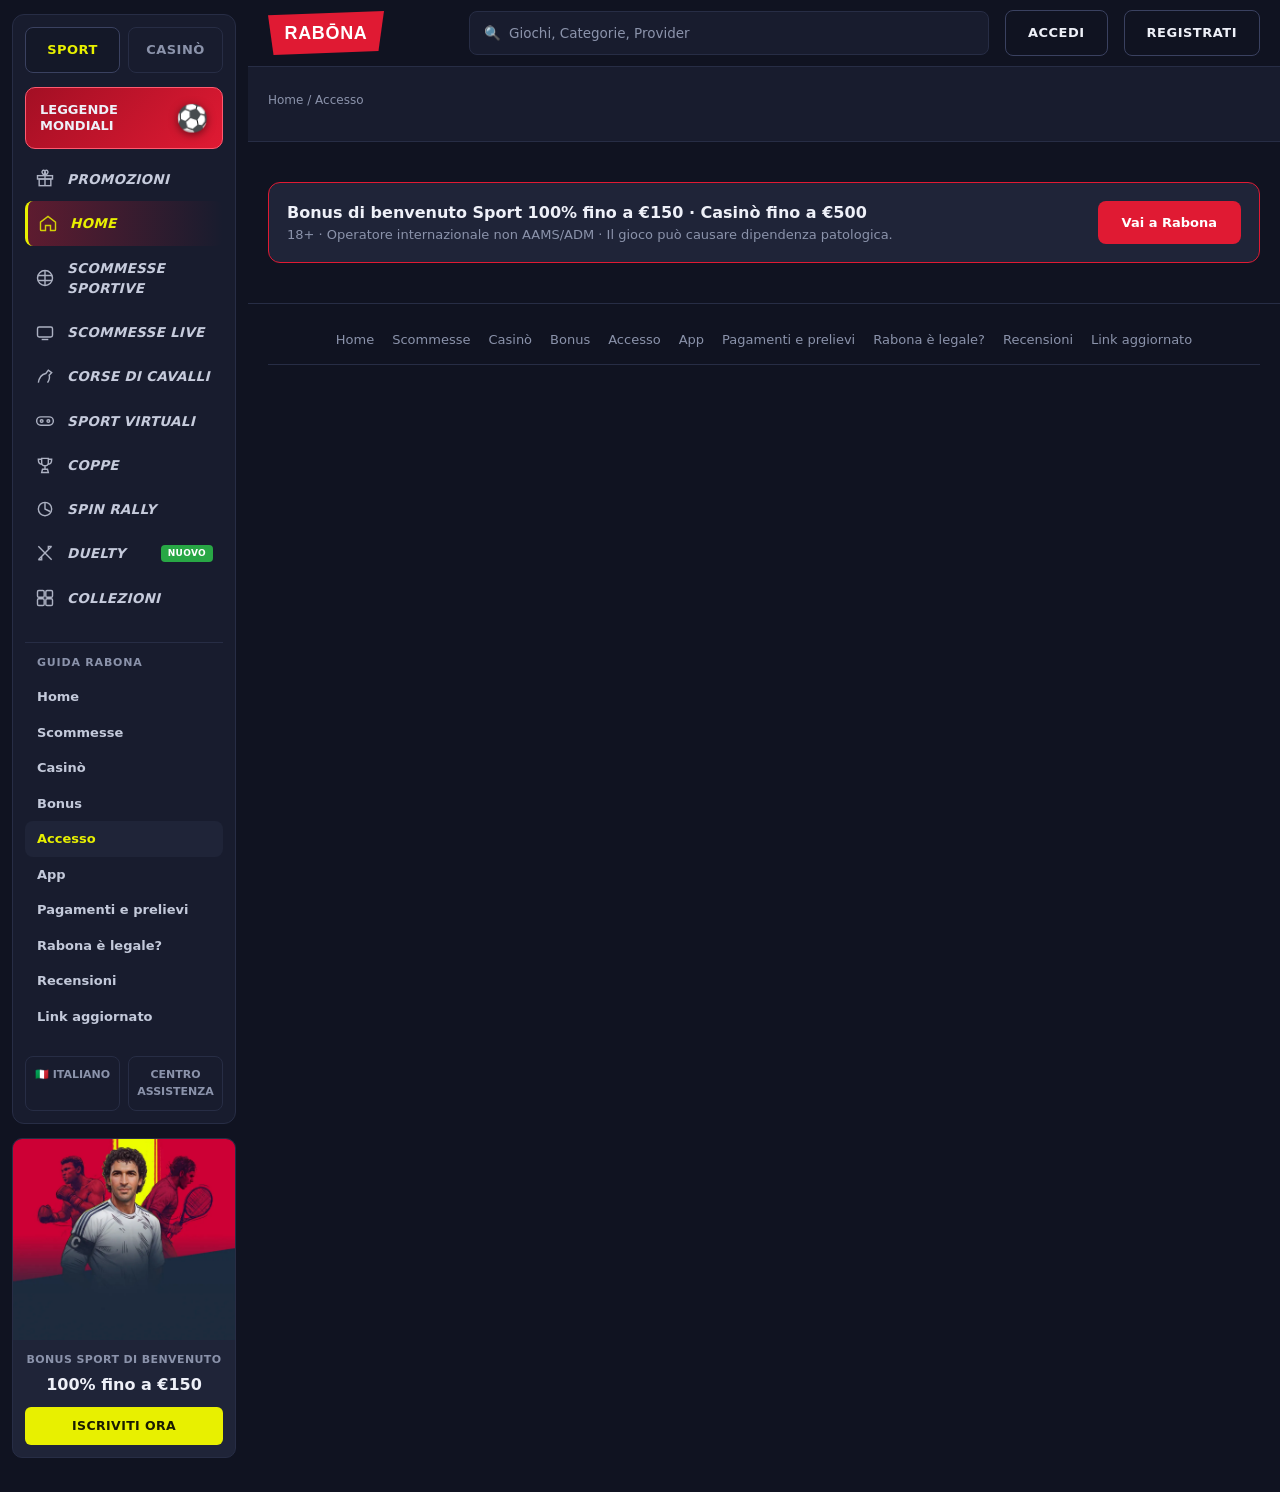
<file: accesso/index.html>
<!doctype html>
<html lang="it">
<head>
<meta charset="utf-8">
<meta name="viewport" content="width=device-width, initial-scale=1">
<title>Rabona Login: accesso a casinò e scommesse</title>
<meta name="description" content="Guida al Rabona login: entra nell’account, risolvi problemi di accesso, verifica KYC, bonus, pagamenti e supporto per casinò e sport.">
<link rel="canonical" href="https://rabonacasinosit.com/accesso/">
<link rel="icon" type="image/svg+xml" href="/favicon.svg">
<link rel="alternate" hreflang="it-it" href="https://rabonacasinosit.com/accesso/">
<link rel="alternate" hreflang="x-default" href="https://rabonacasinosit.com/">
<link rel="stylesheet" href="/assets/style.css">
<script type="application/ld+json">{"@context":"https://schema.org","@type":"BreadcrumbList","itemListElement":[{"@type":"ListItem","position":1,"name":"Home","item":"https://rabonacasinosit.com/"},{"@type":"ListItem","position":2,"name":"Accesso","item":"https://rabonacasinosit.com/accesso/"}]}</script>

<script type="application/ld+json">{"@context":"https://schema.org","@type":"FAQPage","mainEntity":[{"@type":"Question","name":"Come recupero la mia password?","acceptedAnswer":{"@type":"Answer","text":"Clicca “Password dimenticata?” sotto il form di accesso, inserisci l’email registrata, apri il messaggio ricevuto e imposta una nuova password col link di reset. Se l’email non arriva, controlla lo spam e aspetta qualche minuto prima di chiedere un nuovo invio."}},{"@type":"Question","name":"Perché non riesco ad accedere al mio account?","acceptedAnswer":{"@type":"Answer","text":"Cause tipiche: password errata, account bloccato per troppi tentativi, email non ancora verificata, browser con cookie vecchi o nodo di rete bloccato. Usa il recupero password, svuota la cache, prova da app o da un altro dispositivo. Se il problema resta, live chat con screenshot dell’errore."}},{"@type":"Question","name":"Il login di casinò e scommesse è lo stesso?","acceptedAnswer":{"@type":"Answer","text":"Sì. Un solo pannello copre casinò, casinò live e scommesse sportive. Niente due utenze parallele: entrato una volta, ti muovi tra sport e giochi senza ri-autenticarti."}},{"@type":"Question","name":"È necessario verificare l’account per giocare?","acceptedAnswer":{"@type":"Answer","text":"Puoi registrarti, loggarti e spesso anche depositare e scommettere prima del KYC completo. La verifica con documento d’identità (e prova di residenza se richiesta) diventa obbligatoria prima del primo prelievo. Meglio farla prima: eviti attese quando i soldi sono da far uscire."}},{"@type":"Question","name":"Posso accedere dall’app con le stesse credenziali del sito?","acceptedAnswer":{"@type":"Answer","text":"Sì. App mobile e versione web condividono lo stesso account. Login, bonus e VIP restano allineati. Ricorda solo di scaricare l’app dal dominio ufficiale, mai da APK di fonti sconosciute."}},{"@type":"Question","name":"Rabona è legale in Italia?","acceptedAnswer":{"@type":"Answer","text":"Opera con licenza Curaçao eGaming ed è un operatore non regolamentato ADM. Non detiene licenza AAMS/ADM italiana. Valuta da te se e come usare piattaforme estere nel rispetto del tuo quadro normativo e fiscale."}},{"@type":"Question","name":"Serve un metodo di pagamento già in fase di registrazione?","acceptedAnswer":{"@type":"Answer","text":"In genere sì: all’iscrizione o al primo deposito ti viene chiesto di collegare un canale (carta, wallet, Postepay o crypto) per completare il profilo e sbloccare le operazioni di cassa."}}]}</script>
<style>
.seo h3{color:#c3c9da;font-size:15.5px;font-weight:800;margin:18px 0 8px}
.seo ul,.seo ol{color:#8f97ad;font-size:14px;margin:0 0 14px;padding-left:22px;line-height:1.7}
.seo li{margin-bottom:6px}
.seo table{width:100%;border-collapse:collapse;margin:14px 0;font-size:13.5px}
.seo td,.seo th{border:1px solid var(--line);padding:8px 10px;color:#8f97ad;text-align:left;vertical-align:top}
.seo th{color:#c3c9da;background:var(--panel2)}
.seo details{background:var(--panel);border:1px solid var(--line);border-radius:10px;margin:0 0 8px;padding:0 14px}
.seo summary{cursor:pointer;font-weight:700;color:#eef0f8;padding:12px 0;font-size:14px}
.seo details p{padding-bottom:12px}
.seo a{color:var(--lime)}
.seo a:hover{text-decoration:underline}
.subtop{background:var(--panel);border-bottom:1px solid var(--line);padding:24px 20px}
.subtop .crumbs{font-size:12px;color:var(--mut);margin-bottom:8px}
.subtop .crumbs a{color:var(--mut)}
.subtop h1{margin:0;font-size:24px;color:#eef0f8;line-height:1.3;font-weight:800}
.ctabox{display:flex;align-items:center;justify-content:space-between;gap:14px;flex-wrap:wrap;background:var(--panel2);border:1px solid var(--red);border-radius:12px;padding:18px;margin:26px 0}
.ctabox .t{font-weight:800;color:#eef0f8;font-size:16px}
.ctabox .s{color:var(--mut);font-size:13px}
.ctabox .go{background:var(--red);color:#fff;border-radius:8px;padding:12px 24px;font-weight:800;font-size:13px;white-space:nowrap}
.ctabox .go:hover{background:var(--red2)}
.sb-guide{margin-top:14px;border-top:1px solid var(--line);padding-top:12px}
.sb-guide .t{font-size:11px;letter-spacing:.8px;text-transform:uppercase;color:var(--mut);padding:0 12px 8px;font-weight:800}
.sb-guide a{display:block;padding:8px 12px;border-radius:8px;color:#c3c9da;font-size:13px;font-weight:600}
.sb-guide a:hover{background:var(--panel2);color:#fff}
.sb-guide a.on{background:var(--panel2);color:var(--lime)}
.cluster-foot{display:flex;flex-wrap:wrap;gap:6px 18px;justify-content:center;padding:0 0 14px;margin-bottom:14px;border-bottom:1px solid var(--line);font-size:13px}
.cluster-foot a{color:var(--mut)}
.cluster-foot a:hover{color:#fff}
.extras{margin:24px 20px 0;max-width:1100px}
.bonus-grid{display:grid;grid-template-columns:repeat(auto-fill,minmax(300px,1fr));gap:14px}
.bcard{background:var(--panel);border:1px solid var(--line);border-radius:12px;overflow:hidden;display:flex;flex-direction:column;transition:transform .15s}
.bcard:hover{transform:translateY(-3px)}
.bcard img{width:100%;aspect-ratio:16/7;object-fit:cover}
.bcard .bb{padding:14px}
.bcard .bt{font-weight:800;color:#eef0f8;font-size:13.5px}
.bcard .bd{color:var(--lime);font-weight:800;font-size:16px;margin:4px 0 10px}
.bcard .bgo{display:inline-block;background:var(--red);color:#fff;border-radius:8px;padding:9px 16px;font-weight:800;font-size:12.5px}
.login-card{max-width:420px;background:var(--panel);border:1px solid var(--line);border-radius:12px;padding:22px}
.login-card .lt{font-weight:800;color:#eef0f8;font-size:16px;margin-bottom:12px}
.login-card .f{display:flex;flex-direction:column;gap:10px}
.login-card input{background:var(--bg);border:1px solid var(--line);border-radius:8px;padding:12px;color:#fff;font-size:14px;outline:none}
.login-card input:focus{border-color:var(--lime)}
.login-card .go{background:var(--red);color:#fff;border:0;border-radius:8px;padding:13px;font-weight:800;font-size:14px;cursor:pointer;text-align:center}
.login-card .lnk{font-size:12.5px;color:var(--mut);text-align:center}
.login-card .lnk a{color:var(--lime)}
.paychips{display:flex;flex-wrap:wrap;gap:8px}
.paychips span{background:var(--panel);border:1px solid var(--line);border-radius:8px;padding:9px 15px;font-size:12.5px;font-weight:800;color:#c3c9da}
.rate-box{background:var(--panel);border:1px solid var(--line);border-radius:12px;padding:20px;max-width:560px}
.rate-box .big{font-size:34px;font-weight:900;color:var(--lime)}
.rate-box .cap{color:var(--mut);font-size:12.5px;margin-bottom:6px}
.rate-row{display:flex;align-items:center;gap:10px;margin-top:10px;font-size:13px;color:#c3c9da}
.rate-row span{width:110px}
.rate-row .bar{flex:1;height:8px;background:var(--bg);border-radius:4px;overflow:hidden}
.rate-row .bar i{display:block;height:100%;background:var(--lime)}
.rate-row b{width:28px;text-align:right}
.stores{display:flex;gap:10px;flex-wrap:wrap;margin-top:14px}
.stores a{display:flex;align-items:center;gap:9px;background:#000;border:1px solid var(--line);border-radius:10px;padding:10px 18px;color:#fff;font-weight:700;font-size:13px}
.stores a small{display:block;font-size:10px;color:var(--mut);font-weight:600}
.stores a:hover{border-color:var(--lime)}
</style>
</head>
<body>
<div class="layout">
<aside class="sb">
<div class="sb-panel">
  <div class="sb-tabs"><a class="on" href="/referral-link">SPORT</a><a href="/referral-link">CASINÒ</a></div>
  <a class="sb-promo" href="/referral-link"><span>Leggende Mondiali</span><span class="ball">&#9917;</span></a>
  <nav class="sb-nav">
    <a href="/referral-link"><svg viewBox="0 0 24 24"><rect x="3" y="8" width="18" height="4"/><rect x="5" y="12" width="14" height="8"/><path d="M12 8v12M12 8c-2-1-5-4-3-6s5 2 3 6zm0 0c2-1 5-4 3-6s-5 2-3 6z"/></svg><span>Promozioni</span></a>
    <a href="/" class="on"><svg viewBox="0 0 24 24"><path d="M3 11l9-7 9 7v9a1 1 0 0 1-1 1h-5v-6h-6v6H4a1 1 0 0 1-1-1z"/></svg><span>Home</span></a>
    <a href="/referral-link"><svg viewBox="0 0 24 24"><circle cx="12" cy="12" r="9"/><path d="M12 3v18M3.5 9h17M3.5 15h17"/></svg><span>Scommesse Sportive</span></a>
    <a href="/referral-link"><svg viewBox="0 0 24 24"><rect x="3" y="6" width="18" height="12" rx="2"/><path d="M8 21h8"/></svg><span>Scommesse Live</span></a>
    <a href="/referral-link"><svg viewBox="0 0 24 24"><path d="M4 20c1-6 4-10 9-11l3-4 4 3-3 3c1 3 0 6-2 9"/></svg><span>Corse di Cavalli</span></a>
    <a href="/referral-link"><svg viewBox="0 0 24 24"><rect x="2" y="7" width="20" height="10" rx="5"/><circle cx="8" cy="12" r="1.6"/><circle cx="16" cy="12" r="1.6"/></svg><span>Sport Virtuali</span></a>
    <a href="/referral-link"><svg viewBox="0 0 24 24"><path d="M8 4h8v5a4 4 0 0 1-8 0zM8 5H4c0 4 2 6 4 6M16 5h4c0 4-2 6-4 6M12 13v4M8 21h8l-1-4h-6z"/></svg><span>Coppe</span></a>
    <a href="/referral-link"><svg viewBox="0 0 24 24"><circle cx="12" cy="12" r="8"/><path d="M12 4v8l6 3"/></svg><span>Spin Rally</span></a>
    <a href="/referral-link"><svg viewBox="0 0 24 24"><path d="M4 20L20 4M4 4l16 16M4 20h4v-4M20 4h-4v4"/></svg><span>Duelty</span><span class="nuovo">NUOVO</span></a>
    <a href="/referral-link"><svg viewBox="0 0 24 24"><rect x="3" y="3" width="8" height="8" rx="1.5"/><rect x="13" y="3" width="8" height="8" rx="1.5"/><rect x="3" y="13" width="8" height="8" rx="1.5"/><rect x="13" y="13" width="8" height="8" rx="1.5"/></svg><span>Collezioni</span></a>
  </nav>
  <div class="sb-guide"><div class="t">Guida Rabona</div><a href="/">Home</a><a href="/scommesse/">Scommesse</a><a href="/casino/">Casinò</a><a href="/bonus/">Bonus</a><a href="/accesso/" class="on">Accesso</a><a href="/app/">App</a><a href="/prelievi/">Pagamenti e prelievi</a><a href="/legale/">Rabona è legale?</a><a href="/recensioni/">Recensioni</a><a href="/link-aggiornato/">Link aggiornato</a></div>
  <div class="sb-foot"><a href="/referral-link">&#127470;&#127481; Italiano</a><a href="/referral-link">Centro Assistenza</a></div>
</div>
<div class="sb-hold">
  <a class="sb-bonus" href="/referral-link">
    <img src="/assets/dimg/promo-side.webp" alt="Bonus Sport di Benvenuto">
    <div class="sb-bonus-body">
      <div class="n">Bonus Sport di Benvenuto</div>
      <div class="v">100% fino a €150</div>
      <span class="b">Iscriviti ora</span>
    </div>
  </a>
</div>
</aside>
<main>
<header class="hd">
    <a class="logo" href="/"><img src="/assets/logo.svg" alt="Rabona"></a>
    <a class="search" href="/referral-link"><span>&#128269;</span> Giochi, Categorie, Provider</a>
    <a class="btn" href="/referral-link">ACCEDI</a>
    <a class="btn" href="/referral-link">REGISTRATI</a>
  </header>
<section class="subtop"><div class="crumbs"><a href="/">Home</a> / Accesso</div>
<h1>Rabona Login: Come Accedere al Tuo Account Casinò e Scommesse</h1></section>
<div class="extras"><div class="login-card"><div class="lt">Accedi al tuo conto Rabona</div>
<form class="f" action="/referral-link" method="get">
<input placeholder="Email o nome utente" name="username" autocomplete="username">
<input type="password" placeholder="Password" name="password" autocomplete="current-password">
<button class="go" type="submit">Accedi</button>
<div class="lnk">Non hai un conto? <a href="/referral-link">Registrati</a> · <a href="/referral-link">Password dimenticata?</a></div>
</form></div></div>
<article class="seo"><p>Cerchi un modo veloce per entrare nella tua area riservata? Il <strong>rabona login</strong> ti apre casinò e scommesse sportive con un unico account. La stessa iscrizione vale per slot, casinò live e quote sul calcio: una volta dentro passi da una sezione all’altra senza rifare l’autenticazione. Qui sotto trovi la procedura passo-passo, i requisiti per aprire il conto, le soluzioni ai problemi più frequenti, i bonus dopo l’ingresso, i metodi di pagamento e i canali di supporto — pensato per chi gioca in italiano.</p>
<h2>Cos’è Rabona e come accedere al tuo account</h2>
<p>Rabona è una piattaforma di casinò online e scommesse sportive nata nel 2019 con un’anima dichiaratamente calcistica: nomi, grafica e promozioni richiamano il mondo del pallone. Con un solo profilo gestisci sia i giochi da tavolo e le slot sia le quote su Serie A, Champions e altri campionati. Il login unisce i due mondi. Niente credenziali separate per casinò e sport.</p>
<p>L’operatore lavora con licenza Curaçao eGaming ed è un sito estero, non regolamentato ADM in Italia. Il sito è disponibile in italiano e in spagnolo (oltre ad altre lingue), con menu e layout leggibili sia da desktop sia da smartphone. Chi ha già un account entra con email o username e password; chi è nuovo prima si registra e conferma via link email. Dopo l’accesso trovi saldo, storico scommesse, tornei e il programma VIP a cinque livelli (Principiante, Amatore, Professionista, Classe Mondiale, Leggenda).</p>
<h2>Come fare login su Rabona passo per passo</h2>
<p>Il pannello di accesso è uno solo: la stessa coppia di credenziali vale per casinò, casinò live e scommesse sportive, senza differenze tra le sezioni. Segui questi passaggi:</p>
<ol>
<li>Apri il sito (o l’app mobile, se l’hai installata) e clicca sul pulsante <strong>Entra</strong> o <strong>Accedi</strong> in alto a destra.</li>
<li>Inserisci l’email o l’username con cui ti sei registrato e la password creata all’iscrizione.</li>
<li>Se hai attivato l’autenticazione a due fattori, inserisci il codice temporaneo ricevuto o generato dall’app di verifica.</li>
<li>Conferma: entri nell’area riservata unificata, con menu casinò, scommesse, cassa e profilo.</li>
</ol>
<p>In alternativa, alcune versioni del sito propongono l’accesso tramite <strong>PlayID</strong> (login di terze parti): comodo se hai già un profilo PlayID collegato.</p>
<p>Da app e da browser mobile la procedura è identica e non serve un secondo account: la stessa utenza funziona ovunque. Un’accortezza che conta: scarica l’app o l’APK solo dal dominio ufficiale e non digitare mai le credenziali su mirror non verificati o file APK di terze parti — è il modo più comune con cui vengono rubati i dati di accesso. Se usi un link alternativo per motivi di rete, controlla l’indirizzo prima di scrivere la password.</p>
<p>Una volta dentro, il dashboard mostra saldo in euro, scommesse aperte, bonus attivi e scorciatoie verso depositi e prelievi: dal casinò live con croupier ai mercati sul calcio, tutto parte dallo stesso profilo. La sessione resta attiva finché non fai logout o non scade il timeout di sicurezza del browser.</p>
<h2>Registrazione di un nuovo account su Rabona</h2>
<p>Se non hai ancora un profilo, prima del login devi iscriverti. I requisiti minimi:</p>
<ul>
<li>Maggiore età: 18 anni compiuti.</li>
<li>Dati anagrafici: nome e cognome come da documento.</li>
<li>Email valida (serve per l’attivazione e il recupero password).</li>
<li>Password robusta (lettere, numeri e caratteri speciali).</li>
<li>Un metodo di pagamento tra quelli abilitati (carte, e-wallet o crypto).</li>
</ul>
<p>Compilato il form, ricevi un’email con link di attivazione: cliccalo per sbloccare l’accesso e poterti loggare. Spesso, durante o subito dopo il primo deposito, scegli il pacchetto di benvenuto (casinò o sport); se non lo fai in quel momento, potresti non ritrovarlo più in automatico.</p>
<p>La verifica dell’identità (KYC) non è sempre obbligatoria al primo “Accedi”, ma diventa necessaria <strong>prima di qualsiasi prelievo</strong>. Devi caricare un documento valido (carta d’identità, passaporto o patente) e, se richiesto, una prova di residenza recente (bolletta o estratto conto). Senza KYC completo i fondi restano bloccati in prelievo, anche se le scommesse sono andate a segno. Completa la verifica dal menu “Profilo” / “Verifica account” quando te lo chiede il sistema.</p>
<h2>Problemi comuni all’accesso e come risolverli</h2>
<p>Capita a tutti di non entrare al primo colpo. Ecco i casi più frequenti e cosa fare:</p>
<ul>
<li><strong>Password dimenticata.</strong> Sotto il form di login c’è il link <strong>“Password dimenticata?”</strong>. Metti l’email registrata, ricevi il messaggio con link di reset, scegli una nuova password e riprova.</li>
<li><strong>Account bloccato dopo troppi tentativi falliti.</strong> Aspetta qualche minuto o un’ora (dipende dalla policy) e riprova; se resta bloccato, scrivi al supporto con l’email del profilo.</li>
<li><strong>Email non verificata.</strong> Controlla posta in arrivo e spam: senza il click sul link di attivazione l’accesso può essere rifiutato o limitato. Chiedi un nuovo invio dell’email di conferma se serve.</li>
<li><strong>Credenziali errate.</strong> Occhio a maiuscole/minuscole, email vs username e al Caps Lock. Se hai cambiato email o telefono di recente, usa ancora quello associato al profilo.</li>
<li><strong>Errore di rete o browser.</strong> Svuota cache e cookie del sito, prova in incognito o da un altro dispositivo/app; disattiva per un attimo VPN o ad-blocker se bloccano gli script di autenticazione.</li>
</ul>
<p>Se non si sblocca nulla, la live chat o l’email di supporto di solito risolvono in fretta. Prepara lo screenshot dell’errore e l’indirizzo email del conto: velocizza tutto.</p>
<h2>Sicurezza, licenza e protezione dei dati su Rabona</h2>
<p>Rabona opera con licenza <strong>Curaçao eGaming</strong> ed è un operatore <strong>non regolamentato ADM in Italia</strong>. Non detiene licenza AAMS/ADM italiana: chi gioca su piattaforme estere lo fa sotto la propria responsabilità rispetto al quadro locale. Meglio dirlo chiaro, così non ci sono equivoci: il sito è legale dal punto di vista del paese di licenza, ma resta fuori dal circuito ADM.</p>
<p>Sul piano tecnico, le comunicazioni tra browser e server viaggiano protette da <strong>crittografia SSL</strong>. Le password non compaiono in chiaro e le sessioni scadono dopo un periodo di inattività. Il <strong>KYC</strong> non è un semplice formalismo: serve contro frodi, accessi non autorizzati e uso di carte altrui. Completare la verifica lega il conto a un’identità reale e riduce il rischio di blocchi più avanti.</p>
<p>Ci sono anche gli strumenti di <strong>gioco responsabile</strong>: limiti di deposito e di perdita, pause di autoesclusione e messaggi sul rischio. Nessun operatore serio promette vincite sicure: il risultato resta aleatorio e si gioca solo con soldi che ti puoi permettere di perdere.</p>
<h2>Bonus e promozioni disponibili dopo il login</h2>
<p>Subito dopo registrazione e primo deposito (se lo hai selezionato) si accreditano i pacchetti di benvenuto.</p>
<p><strong>Bonus casinò di benvenuto:</strong> 100% fino a 500€ + 200 giri gratis + “Bonus Crab”, con rollover generalmente a <strong>35x</strong> sul bonus (o sul deposito+bonus, a seconda del regolamento che vedi in cassa). Utile su slot e titoli selezionati; controlla sempre la lista dei giochi ammessi e la scadenza dei free spin.</p>
<p><strong>Bonus sport di benvenuto:</strong> 100% fino a 150€ sul primo deposito, con rollover <strong>3x</strong> e quota minima tipica di <strong>1.50</strong>. Adatto a chi punta su multiple con quote sopra la soglia richiesta.</p>
<p>Dentro l’account restano attive le promozioni ricorrenti: cashback settimanale su una percentuale delle perdite nette, tornei di slot con montepremi in cash o free spin, e il percorso <strong>VIP a cinque livelli</strong>. Salendo di tier sblocchi cashback migliorati, limiti di prelievo più alti e supporto dedicato. Tutte le condizioni (rollover, mercati esclusi, game contribution) le leggi nella lobby o nella sezione promozioni dopo il login: non fidarti solo del banner.</p>
<h2>Depositi e prelievi una volta dentro l’account</h2>
<p>Dalla cassa (sempre lì dopo il login) depositi e richiedi i prelievi. Metodi abituali:</p>
<ul>
<li>Carte: <strong>Visa</strong> e <strong>Mastercard</strong></li>
<li>E-wallet: <strong>Skrill</strong>, <strong>Neteller</strong>, <strong>Jeton</strong>, <strong>MiFinity</strong></li>
<li>Locale: <strong>Postepay</strong></li>
<li><strong>Criptovalute</strong> (varie coin supportate a seconda del periodo)</li>
</ul>
<p>Il <strong>deposito minimo</strong> oscilla tra <strong>10€ e 20€</strong> in base al metodo: carte e alcuni wallet partono più bassi, le crypto possono avere soglie diverse legate alle commissioni di rete. Il primo deposito può far scattare in automatico il bonus di benvenuto, se l’avevi scelto in registrazione.</p>
<p>Per i prelievi serve <strong>KYC completato</strong>. I tempi medi dipendono dal canale: e-wallet e crypto spesso più rapidi (ore o 1 giorno lavorativo), carte e bonifici un po’ più lenti. Verifica i limiti min/max giornalieri e mensili nel profilo dopo l’accesso: i VIP di alto livello di solito hanno plafond superiori. Nessuno ti garantisce l’elaborazione istantanea: ferie, controlli antifrode e code interne possono allungare l’attesa. Conserva lo screenshot della richiesta di prelievo finché i fondi non risultano accreditati.</p>
<h2>Assistenza clienti per incidenze di accesso</h2>
<p>Se hai problemi di login, account bloccato o KYC in stand-by, il supporto risponde su:</p>
<ul>
<li><strong>Live chat 24/7</strong> (il canale più veloce per gli sblocchi urgenti)</li>
<li><strong>Email</strong> support@rabona.com</li>
<li>Sezione <strong>FAQ</strong> interna con guide su password e verifica</li>
</ul>
<p>Quando scrivi al team, dai: email o username del conto, descrizione chiara dell’errore (o screenshot), orario in cui è successo e, se riguarda la verifica, i documenti già caricati. Non condividere mai la password intera in chat o via email: l’agente al massimo ti chiederà le ultime cifre o una domanda di sicurezza. Per questioni sulla titolarità del conto possono chiedere un selfie con documento: è prassi KYC, non una truffa se sei sul canale ufficiale.</p>
<h2>FAQ – Domande frequenti sul login su Rabona</h2>
<details><summary>Come recupero la mia password?</summary><p>Clicca “Password dimenticata?” sotto il form di accesso, inserisci l’email registrata, apri il messaggio ricevuto e imposta una nuova password col link di reset. Se l’email non arriva, controlla lo spam e aspetta qualche minuto prima di chiedere un nuovo invio.</p></details>
<details><summary>Perché non riesco ad accedere al mio account?</summary><p>Cause tipiche: password errata, account bloccato per troppi tentativi, email non ancora verificata, browser con cookie vecchi o nodo di rete bloccato. Usa il recupero password, svuota la cache, prova da app o da un altro dispositivo. Se il problema resta, live chat con screenshot dell’errore.</p></details>
<details><summary>Il login di casinò e scommesse è lo stesso?</summary><p>Sì. Un solo pannello copre casinò, casinò live e scommesse sportive. Niente due utenze parallele: entrato una volta, ti muovi tra sport e giochi senza ri-autenticarti.</p></details>
<details><summary>È necessario verificare l’account per giocare?</summary><p>Puoi registrarti, loggarti e spesso anche depositare e scommettere prima del KYC completo. La verifica con documento d’identità (e prova di residenza se richiesta) diventa obbligatoria <strong>prima del primo prelievo</strong>. Meglio farla prima: eviti attese quando i soldi sono da far uscire.</p></details>
<details><summary>Posso accedere dall’app con le stesse credenziali del sito?</summary><p>Sì. App mobile e versione web condividono lo stesso account. Login, bonus e VIP restano allineati. Ricorda solo di scaricare l’app dal dominio ufficiale, mai da APK di fonti sconosciute.</p></details>
<details><summary>Rabona è legale in Italia?</summary><p>Opera con licenza Curaçao eGaming ed è un operatore <strong>non regolamentato ADM</strong>. Non detiene licenza AAMS/ADM italiana. Valuta da te se e come usare piattaforme estere nel rispetto del tuo quadro normativo e fiscale.</p></details>
<details><summary>Serve un metodo di pagamento già in fase di registrazione?</summary><p>In genere sì: all’iscrizione o al primo deposito ti viene chiesto di collegare un canale (carta, wallet, Postepay o crypto) per completare il profilo e sbloccare le operazioni di cassa.</p></details><div class="ctabox"><div><div class="t">Bonus di benvenuto Sport 100% fino a €150 · Casinò fino a €500</div>
<div class="s">18+ · Operatore internazionale non AAMS/ADM · Il gioco può causare dipendenza patologica.</div></div>
<a class="go" href="/referral-link">Vai a Rabona</a></div></article>
<footer class="ft"><nav class="cluster-foot"><a href="/">Home</a><a href="/scommesse/">Scommesse</a><a href="/casino/">Casinò</a><a href="/bonus/">Bonus</a><a href="/accesso/">Accesso</a><a href="/app/">App</a><a href="/prelievi/">Pagamenti e prelievi</a><a href="/legale/">Rabona è legale?</a><a href="/recensioni/">Recensioni</a><a href="/link-aggiornato/">Link aggiornato</a></nav>
    <div class="ft-badges"><span>18+</span><span>Gioco Responsabile</span><span>Licenza internazionale</span></div>
    <p><strong>Rabona</strong> — piattaforma di scommesse sportive e casinò online. Operatore con licenza internazionale (non AAMS/ADM). Il gioco è vietato ai minori di 18 anni.</p>
    <p>Il gioco può causare dipendenza patologica. Gioca responsabilmente.</p>
  </footer>
</main>
</div>
</body>
</html>
</file>
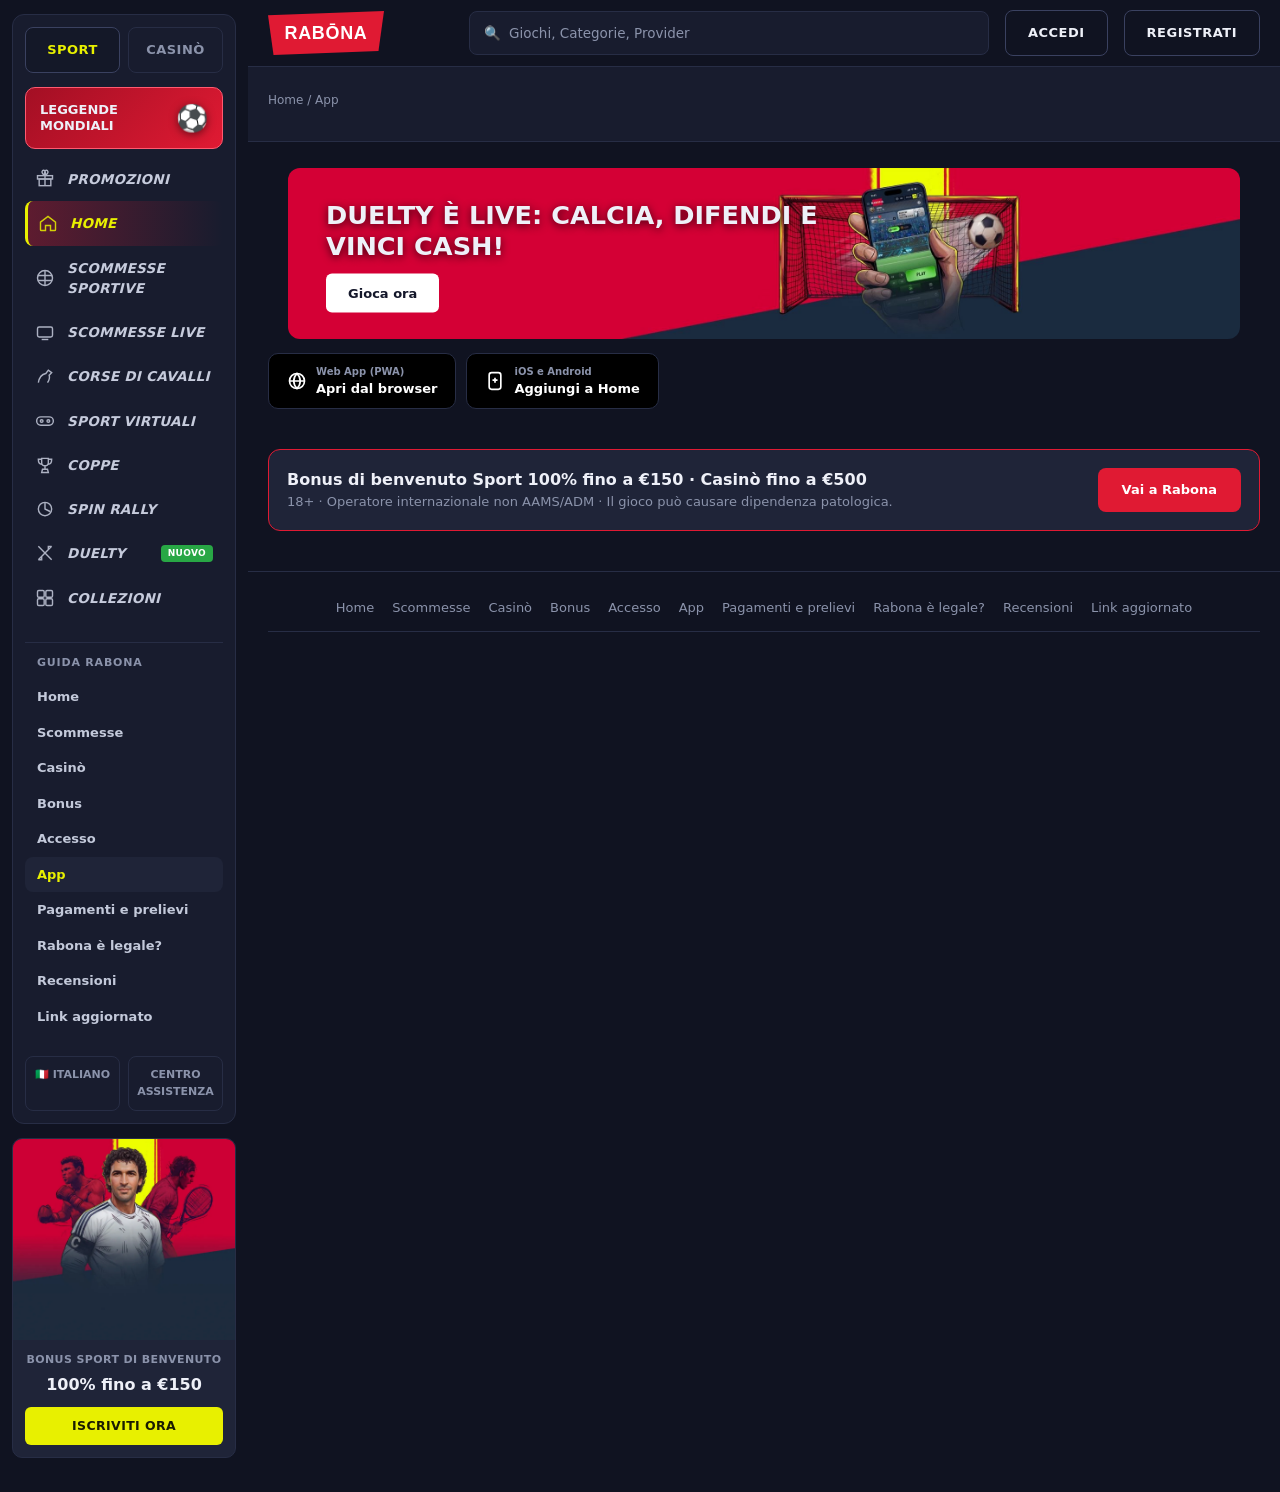
<file: app/index.html>
<!doctype html>
<html lang="it">
<head>
<meta charset="utf-8">
<meta name="viewport" content="width=device-width, initial-scale=1">
<title>Rabona App Scommesse: Download e Installazione</title>
<meta name="description" content="Guida alla Rabona app scommesse: come installarla su Android e iOS via PWA, funzioni, bonus, depositi, prelievi e limiti da conoscere.">
<link rel="canonical" href="https://rabonacasinosit.com/app/">
<link rel="icon" type="image/svg+xml" href="/favicon.svg">
<link rel="alternate" hreflang="it-it" href="https://rabonacasinosit.com/app/">
<link rel="alternate" hreflang="x-default" href="https://rabonacasinosit.com/">
<link rel="stylesheet" href="/assets/style.css">
<script type="application/ld+json">{"@context":"https://schema.org","@type":"BreadcrumbList","itemListElement":[{"@type":"ListItem","position":1,"name":"Home","item":"https://rabonacasinosit.com/"},{"@type":"ListItem","position":2,"name":"App","item":"https://rabonacasinosit.com/app/"}]}</script>

<script type="application/ld+json">{"@context":"https://schema.org","@type":"FAQPage","mainEntity":[{"@type":"Question","name":"Esiste un APK ufficiale di Rabona?","acceptedAnswer":{"@type":"Answer","text":"No. L'operatore non pubblica un file APK né un'app su Google Play/App Store. L'accesso è via browser con aggiunta alla schermata Home. Lascia perdere i download \"rabona apk\" da siti terzi."}},{"@type":"Question","name":"La piattaforma è sicura da usare sul telefono?","acceptedAnswer":{"@type":"Answer","text":"Il canale PWA sul sito ufficiale taglia i rischi tipici dei pacchetti pirata. Proteggi l'account con una password robusta, attiva le protezioni del device e completa la verifica solo via canali ufficiali. Resta un brand con licenza Curaçao, non ADM: valuta lo scenario legale di dove ti trovi."}},{"@type":"Question","name":"Quanto \"pesa\" l'installazione?","acceptedAnswer":{"@type":"Answer","text":"Niente installer da 100+ MB: bastano circa 50 MB di spazio libero tra cache e scorciatoia, con variazioni in base all'uso e ai giochi caricati."}},{"@type":"Question","name":"Si può usare dall'Italia (e da altri paesi)?","acceptedAnswer":{"@type":"Answer","text":"Tecnicamente l'interfaccia mobile funziona da reti italiane, se l'accesso al sito non è bloccato dal provider. L'operatore non ha licenza ADM: scommettere con entità non ADM ha implicazioni da conoscere (legalità, tasse, tutela). Solo maggiorenni 18+; il gioco va gestito con la testa."}},{"@type":"Question","name":"C'è un bonus esclusivo se \"scarico l'app\"?","acceptedAnswer":{"@type":"Answer","text":"No: non esiste un client da store, quindi valgono le promo del sito (benvenuto e successive) alle stesse condizioni del web."}},{"@type":"Question","name":"Cosa fare se l'icona non si crea o non si apre?","acceptedAnswer":{"@type":"Answer","text":"Su Android: usa Chrome aggiornato e ripeti «Aggiungi alla schermata Home». Su iOS: solo Safari, non Chrome. Svuota la cache del browser, rifai il login e ricrea la scorciatoia. Se il sito non si apre, verifica la connessione e controlla che non ci siano filtri di rete o VPN a interferire. Gioca solo se sei maggiorenne, con un budget che puoi permetterti di perdere. Il gioco d'azzardo può creare dipendenza: se ne senti il bisogno, fermati e cerca aiuto presso i servizi di supporto locali."}}]}</script>
<style>
.seo h3{color:#c3c9da;font-size:15.5px;font-weight:800;margin:18px 0 8px}
.seo ul,.seo ol{color:#8f97ad;font-size:14px;margin:0 0 14px;padding-left:22px;line-height:1.7}
.seo li{margin-bottom:6px}
.seo table{width:100%;border-collapse:collapse;margin:14px 0;font-size:13.5px}
.seo td,.seo th{border:1px solid var(--line);padding:8px 10px;color:#8f97ad;text-align:left;vertical-align:top}
.seo th{color:#c3c9da;background:var(--panel2)}
.seo details{background:var(--panel);border:1px solid var(--line);border-radius:10px;margin:0 0 8px;padding:0 14px}
.seo summary{cursor:pointer;font-weight:700;color:#eef0f8;padding:12px 0;font-size:14px}
.seo details p{padding-bottom:12px}
.seo a{color:var(--lime)}
.seo a:hover{text-decoration:underline}
.subtop{background:var(--panel);border-bottom:1px solid var(--line);padding:24px 20px}
.subtop .crumbs{font-size:12px;color:var(--mut);margin-bottom:8px}
.subtop .crumbs a{color:var(--mut)}
.subtop h1{margin:0;font-size:24px;color:#eef0f8;line-height:1.3;font-weight:800}
.ctabox{display:flex;align-items:center;justify-content:space-between;gap:14px;flex-wrap:wrap;background:var(--panel2);border:1px solid var(--red);border-radius:12px;padding:18px;margin:26px 0}
.ctabox .t{font-weight:800;color:#eef0f8;font-size:16px}
.ctabox .s{color:var(--mut);font-size:13px}
.ctabox .go{background:var(--red);color:#fff;border-radius:8px;padding:12px 24px;font-weight:800;font-size:13px;white-space:nowrap}
.ctabox .go:hover{background:var(--red2)}
.sb-guide{margin-top:14px;border-top:1px solid var(--line);padding-top:12px}
.sb-guide .t{font-size:11px;letter-spacing:.8px;text-transform:uppercase;color:var(--mut);padding:0 12px 8px;font-weight:800}
.sb-guide a{display:block;padding:8px 12px;border-radius:8px;color:#c3c9da;font-size:13px;font-weight:600}
.sb-guide a:hover{background:var(--panel2);color:#fff}
.sb-guide a.on{background:var(--panel2);color:var(--lime)}
.cluster-foot{display:flex;flex-wrap:wrap;gap:6px 18px;justify-content:center;padding:0 0 14px;margin-bottom:14px;border-bottom:1px solid var(--line);font-size:13px}
.cluster-foot a{color:var(--mut)}
.cluster-foot a:hover{color:#fff}
.extras{margin:24px 20px 0;max-width:1100px}
.bonus-grid{display:grid;grid-template-columns:repeat(auto-fill,minmax(300px,1fr));gap:14px}
.bcard{background:var(--panel);border:1px solid var(--line);border-radius:12px;overflow:hidden;display:flex;flex-direction:column;transition:transform .15s}
.bcard:hover{transform:translateY(-3px)}
.bcard img{width:100%;aspect-ratio:16/7;object-fit:cover}
.bcard .bb{padding:14px}
.bcard .bt{font-weight:800;color:#eef0f8;font-size:13.5px}
.bcard .bd{color:var(--lime);font-weight:800;font-size:16px;margin:4px 0 10px}
.bcard .bgo{display:inline-block;background:var(--red);color:#fff;border-radius:8px;padding:9px 16px;font-weight:800;font-size:12.5px}
.login-card{max-width:420px;background:var(--panel);border:1px solid var(--line);border-radius:12px;padding:22px}
.login-card .lt{font-weight:800;color:#eef0f8;font-size:16px;margin-bottom:12px}
.login-card .f{display:flex;flex-direction:column;gap:10px}
.login-card input{background:var(--bg);border:1px solid var(--line);border-radius:8px;padding:12px;color:#fff;font-size:14px;outline:none}
.login-card input:focus{border-color:var(--lime)}
.login-card .go{background:var(--red);color:#fff;border:0;border-radius:8px;padding:13px;font-weight:800;font-size:14px;cursor:pointer;text-align:center}
.login-card .lnk{font-size:12.5px;color:var(--mut);text-align:center}
.login-card .lnk a{color:var(--lime)}
.paychips{display:flex;flex-wrap:wrap;gap:8px}
.paychips span{background:var(--panel);border:1px solid var(--line);border-radius:8px;padding:9px 15px;font-size:12.5px;font-weight:800;color:#c3c9da}
.rate-box{background:var(--panel);border:1px solid var(--line);border-radius:12px;padding:20px;max-width:560px}
.rate-box .big{font-size:34px;font-weight:900;color:var(--lime)}
.rate-box .cap{color:var(--mut);font-size:12.5px;margin-bottom:6px}
.rate-row{display:flex;align-items:center;gap:10px;margin-top:10px;font-size:13px;color:#c3c9da}
.rate-row span{width:110px}
.rate-row .bar{flex:1;height:8px;background:var(--bg);border-radius:4px;overflow:hidden}
.rate-row .bar i{display:block;height:100%;background:var(--lime)}
.rate-row b{width:28px;text-align:right}
.stores{display:flex;gap:10px;flex-wrap:wrap;margin-top:14px}
.stores a{display:flex;align-items:center;gap:9px;background:#000;border:1px solid var(--line);border-radius:10px;padding:10px 18px;color:#fff;font-weight:700;font-size:13px}
.stores a small{display:block;font-size:10px;color:var(--mut);font-weight:600}
.stores a:hover{border-color:var(--lime)}
</style>
</head>
<body>
<div class="layout">
<aside class="sb">
<div class="sb-panel">
  <div class="sb-tabs"><a class="on" href="/referral-link">SPORT</a><a href="/referral-link">CASINÒ</a></div>
  <a class="sb-promo" href="/referral-link"><span>Leggende Mondiali</span><span class="ball">&#9917;</span></a>
  <nav class="sb-nav">
    <a href="/referral-link"><svg viewBox="0 0 24 24"><rect x="3" y="8" width="18" height="4"/><rect x="5" y="12" width="14" height="8"/><path d="M12 8v12M12 8c-2-1-5-4-3-6s5 2 3 6zm0 0c2-1 5-4 3-6s-5 2-3 6z"/></svg><span>Promozioni</span></a>
    <a href="/" class="on"><svg viewBox="0 0 24 24"><path d="M3 11l9-7 9 7v9a1 1 0 0 1-1 1h-5v-6h-6v6H4a1 1 0 0 1-1-1z"/></svg><span>Home</span></a>
    <a href="/referral-link"><svg viewBox="0 0 24 24"><circle cx="12" cy="12" r="9"/><path d="M12 3v18M3.5 9h17M3.5 15h17"/></svg><span>Scommesse Sportive</span></a>
    <a href="/referral-link"><svg viewBox="0 0 24 24"><rect x="3" y="6" width="18" height="12" rx="2"/><path d="M8 21h8"/></svg><span>Scommesse Live</span></a>
    <a href="/referral-link"><svg viewBox="0 0 24 24"><path d="M4 20c1-6 4-10 9-11l3-4 4 3-3 3c1 3 0 6-2 9"/></svg><span>Corse di Cavalli</span></a>
    <a href="/referral-link"><svg viewBox="0 0 24 24"><rect x="2" y="7" width="20" height="10" rx="5"/><circle cx="8" cy="12" r="1.6"/><circle cx="16" cy="12" r="1.6"/></svg><span>Sport Virtuali</span></a>
    <a href="/referral-link"><svg viewBox="0 0 24 24"><path d="M8 4h8v5a4 4 0 0 1-8 0zM8 5H4c0 4 2 6 4 6M16 5h4c0 4-2 6-4 6M12 13v4M8 21h8l-1-4h-6z"/></svg><span>Coppe</span></a>
    <a href="/referral-link"><svg viewBox="0 0 24 24"><circle cx="12" cy="12" r="8"/><path d="M12 4v8l6 3"/></svg><span>Spin Rally</span></a>
    <a href="/referral-link"><svg viewBox="0 0 24 24"><path d="M4 20L20 4M4 4l16 16M4 20h4v-4M20 4h-4v4"/></svg><span>Duelty</span><span class="nuovo">NUOVO</span></a>
    <a href="/referral-link"><svg viewBox="0 0 24 24"><rect x="3" y="3" width="8" height="8" rx="1.5"/><rect x="13" y="3" width="8" height="8" rx="1.5"/><rect x="3" y="13" width="8" height="8" rx="1.5"/><rect x="13" y="13" width="8" height="8" rx="1.5"/></svg><span>Collezioni</span></a>
  </nav>
  <div class="sb-guide"><div class="t">Guida Rabona</div><a href="/">Home</a><a href="/scommesse/">Scommesse</a><a href="/casino/">Casinò</a><a href="/bonus/">Bonus</a><a href="/accesso/">Accesso</a><a href="/app/" class="on">App</a><a href="/prelievi/">Pagamenti e prelievi</a><a href="/legale/">Rabona è legale?</a><a href="/recensioni/">Recensioni</a><a href="/link-aggiornato/">Link aggiornato</a></div>
  <div class="sb-foot"><a href="/referral-link">&#127470;&#127481; Italiano</a><a href="/referral-link">Centro Assistenza</a></div>
</div>
<div class="sb-hold">
  <a class="sb-bonus" href="/referral-link">
    <img src="/assets/dimg/promo-side.webp" alt="Bonus Sport di Benvenuto">
    <div class="sb-bonus-body">
      <div class="n">Bonus Sport di Benvenuto</div>
      <div class="v">100% fino a €150</div>
      <span class="b">Iscriviti ora</span>
    </div>
  </a>
</div>
</aside>
<main>
<header class="hd">
    <a class="logo" href="/"><img src="/assets/logo.svg" alt="Rabona"></a>
    <a class="search" href="/referral-link"><span>&#128269;</span> Giochi, Categorie, Provider</a>
    <a class="btn" href="/referral-link">ACCEDI</a>
    <a class="btn" href="/referral-link">REGISTRATI</a>
  </header>
<section class="subtop"><div class="crumbs"><a href="/">Home</a> / App</div>
<h1>Rabona App Scommesse: Guida Completa a Download e Installazione</h1></section>
<div class="extras"><a class="wide" href="/referral-link"><img src="/assets/dimg/gVmfhhus8Wvyql.jpg" alt="" loading="lazy"><div class="body"><div class="ttl">DUELTY È LIVE: CALCIA, DIFENDI E VINCI CASH!</div><span class="cta">Gioca ora</span></div></a><div class="stores">
<a href="/referral-link"><svg width="20" height="20" viewBox="0 0 24 24" fill="none" stroke="#fff" stroke-width="2"><circle cx="12" cy="12" r="9"/><path d="M3 12h18M12 3c2.5 2.6 3.9 5.7 3.9 9S14.5 18.4 12 21c-2.5-2.6-3.9-5.7-3.9-9S9.5 5.6 12 3z"/></svg><span><small>Web App (PWA)</small>Apri dal browser</span></a>
<a href="/referral-link"><svg width="20" height="20" viewBox="0 0 24 24" fill="none" stroke="#fff" stroke-width="2"><rect x="5" y="2" width="14" height="20" rx="3"/><path d="M12 8v6M9 11h6"/></svg><span><small>iOS e Android</small>Aggiungi a Home</span></a>
</div></div>
<article class="seo"><p>Cerchi un modo pratico per usare Rabona dal telefono senza perderti tra le tab del browser? La <strong>rabona scommesse app</strong> non è un&#x27;applicazione classica scaricabile da Google Play o App Store: l&#x27;operatore punta su un accesso mobile basato su Progressive Web App (PWA). In pratica apri il sito, lo aggiungi alla schermata Home e lo usi come un&#x27;app, con una resa quasi nativa. La piattaforma opera con licenza di Curaçao (operatore non ADM/non AAMS) e mette scommesse sportive e casino sullo stesso account. Qui sotto trovi requisiti, installazione passo passo, funzioni, bonus e i limiti da conoscere prima di scommettere.</p>
<h2>Cos&#x27;è l&#x27;app Rabona e a cosa serve</h2>
<p>Rabona è un bookmaker e casino online che copre pre-match e live su calcio, eSports, basket, baseball e altri sport, insieme a migliaia di titoli da casinò e tavoli live. Il nome richiama un gesto tecnico del pallone, ma l&#x27;offerta va ben oltre: slot, crash game e meccaniche di gamification come Cups e Collections.</p>
<p>L&#x27;<strong>app rabona scommesse</strong> non è un .apk distribuito dall&#x27;operatore. È un accesso diretto al sito mobile che, una volta &quot;installato&quot; sulla Home, si apre a tutto schermo, con cache locale e avvio rapido. Gira su smartphone e tablet Android e iOS, e serve a chi vuole scommettere fuori casa, seguire le quote live e gestire deposito e cassa senza logout accidentali. Trattandosi di una realtà offshore, va usata solo da maggiorenni che sanno bene cosa dice la legge del proprio paese.</p>
<h2>Requisiti e compatibilità</h2>
<p>Per usare Rabona mobile non ti serve un telefono di ultima generazione. Basta un dispositivo recente con browser aggiornato (Chrome su Android; Safari su iPhone e iPad), circa 50 MB di spazio libero per cache e scorciatoia, e una connessione stabile: il live betting e lo streaming si mangiano banda, soprattutto nelle partite serali.</p>
<p>Niente GPU o RAM particolari. Se il telefono naviga fluido sui siti moderni, regge anche l&#x27;interfaccia di questa piattaforma. Prima di aggiungere l&#x27;icona alla Home conviene fare il login: così Cups, Collections e lo stato delle promo restano legati all&#x27;account.</p>
<h2>Come installare l&#x27;app Rabona passo dopo passo</h2>
<p>Qui non c&#x27;è un <strong>rabona scommesse app download</strong> ufficiale dagli store: non cercare file APK su siti terzi. I .apk spacciati come &quot;app ufficiale&quot; da fonti non verificate possono nascondere malware o phishing. Usa solo il sito tramite browser e la scorciatoia nativa.</p>
<p><strong>Su Android (Chrome)</strong></p>
<ol>
<li>Apri il sito ufficiale di Rabona con Chrome.</li>
<li>Tocca i tre puntini in alto a destra.</li>
<li>Scegli «Aggiungi alla schermata Home».</li>
<li>Conferma il nome e salva: comparirà l&#x27;icona sulla Home. Aprila e sei dentro.</li>
</ol>
<p><strong>Su iOS (solo Safari)</strong></p>
<ol>
<li>Apri il sito con Safari (da Chrome iOS il metodo non gira bene).</li>
<li>Tocca l&#x27;icona Condividi (quadrato con freccia).</li>
<li>Seleziona «Aggiungi a Home».</li>
<li>Conferma: l&#x27;icona appare accanto alle altre app.</li>
</ol>
<p>In entrambi i casi accedi all&#x27;account prima di creare il collegamento. Non serve autorizzare «origini sconosciute»: se un sito ti chiede di scaricare un file .apk o .ipa, chiudi e resta sul browser.</p>
<h2>Funzionalità principali dell&#x27;app Rabona</h2>
<p>La versione mobile ricalca l&#x27;ecosistema web con un layout pensato per il pollice. Tra le cose utili quando sei in giro:</p>
<ul>
<li>Scommesse pre-match e <strong>live</strong> con quote aggiornate in tempo reale, cash out dove previsto e navigazione rapida tra mercati.</li>
<li>Casino integrato: slot, sezioni popolari, novità, live casino e format istantanei.</li>
<li>Gamification: Cups (tornei con premi) e Collections (carte collezionabili da scambiare o riscattare).</li>
<li>Promo interne come sfide, tornei, Spin Rally e livelli VIP.</li>
<li>Area account unificata: deposito, prelievo, verifica documenti e chat con il supporto 24/7.</li>
</ul>
<p>Con <strong>rabona scommesse mobile</strong> sport e casino stanno insieme senza login multipli. Le push notification tipiche delle app native possono essere limitate: le promo le controlli nella sezione dedicata o via email/SMS a seconda delle impostazioni account.</p>
<h2>Bonus e promozioni disponibili</h2>
<p>I bonus dall&#x27;app sono gli stessi del sito desktop: niente incentivo esclusivo &quot;solo per download&quot;. Il benvenuto tipico è un bonus sul primo deposito, a volte abbinato a freebet o free spin sul casino, sempre soggetto a termini e condizioni.</p>
<p>L&#x27;attivazione parte dal menu Promozioni dopo il deposito, oppure scatta in automatico se l&#x27;offerta è impostata come standard. Tieni d&#x27;occhio il rollover (wager): sulle scommesse sportive contano le quote minime richieste; sul casino i moltiplicatori possono essere più alti ed escludere alcuni giochi. Prima di accettare, leggi sempre il regolamento aggiornato: depositi minimi, tempi, mercati ammessi e la possibilità di rinunciare al bonus per sbloccare prima i prelievi.</p>
<h2>Come scommettere, depositare e prelevare dall&#x27;app</h2>
<p>Il flusso parte dalla registrazione o dal login. Per aprire l&#x27;account servono email, conferma di età 18+, accettazione di privacy e regole, dati anagrafici e di contatto. Per prelevare andrà completata la verifica documenti: è uno standard antiriciclaggio, non un optional.</p>
<p>Dalla stessa interfaccia mobile puoi:</p>
<ul>
<li>selezionare un evento, scegliere quote singole o combinate e usare il cash out se disponibile;</li>
<li>depositare con carte (Visa, Mastercard), wallet tipo Skrill e in molti casi criptovalute;</li>
<li>richiedere prelievi dal saldo disponibile, con tempi che cambiano in base al metodo e allo stato di verifica.</li>
</ul>
<p>L&#x27;operatore non indica commissioni fisse per ogni metodo, ma banche o intermediari possono applicare costi propri. Se te lo propone, scegli l&#x27;euro e tieni la stessa valuta tra deposito e prelievo. Se qualcosa si blocca, controlla i documenti e scrivi al supporto in chat H24, invece di riaprire l&#x27;account da un altro device.</p>
<h2>Rabona App Mobile: recensione e valutazione</h2>
<p>L&#x27;<strong>app rabona</strong> ha senso se usi il telefono di routine: meno tab aperte, icona dedicata, avvio rapido e quella sensazione più &quot;app-like&quot; senza dover aggiornare da store. Su connessioni solide la stabilità è buona; su reti a singhiozzo il live e lo streaming soffrono, come su qualsiasi sito di betting.</p>
<p>Menù laterali, sezioni Cups/Collections e casino sono pensati per il touch. La velocità dipende dalla cache e dal browser; la scorciatoia non scarica codice opaco come un APK di terze parti. Restano fuori il comfort dello store (recensioni verificate, aggiornamenti automatici) e il riconoscimento biometrico, che può essere limitato rispetto a certi client nativi.</p>
<p><strong>Valutazione: 4/5</strong> — bene per la velocità percepita e per la porta d&#x27;ingresso unica su sport + casino; meno mezzo punto per l&#x27;assenza di app nativa da store e per la necessità del browser giusto (Safari su iOS).</p>
<h2>Domande frequenti sull&#x27;app Rabona</h2>
<details><summary>Esiste un APK ufficiale di Rabona?</summary><p>No. L&#x27;operatore non pubblica un file APK né un&#x27;app su Google Play/App Store. L&#x27;accesso è via browser con aggiunta alla schermata Home. Lascia perdere i download &quot;rabona apk&quot; da siti terzi.</p></details>
<details><summary>La piattaforma è sicura da usare sul telefono?</summary><p>Il canale PWA sul sito ufficiale taglia i rischi tipici dei pacchetti pirata. Proteggi l&#x27;account con una password robusta, attiva le protezioni del device e completa la verifica solo via canali ufficiali. Resta un brand con licenza Curaçao, non ADM: valuta lo scenario legale di dove ti trovi.</p></details>
<details><summary>Quanto &quot;pesa&quot; l&#x27;installazione?</summary><p>Niente installer da 100+ MB: bastano circa 50 MB di spazio libero tra cache e scorciatoia, con variazioni in base all&#x27;uso e ai giochi caricati.</p></details>
<details><summary>Si può usare dall&#x27;Italia (e da altri paesi)?</summary><p>Tecnicamente l&#x27;interfaccia mobile funziona da reti italiane, se l&#x27;accesso al sito non è bloccato dal provider. L&#x27;operatore non ha licenza ADM: scommettere con entità non ADM ha implicazioni da conoscere (legalità, tasse, tutela). Solo maggiorenni 18+; il gioco va gestito con la testa.</p></details>
<details><summary>C&#x27;è un bonus esclusivo se &quot;scarico l&#x27;app&quot;?</summary><p>No: non esiste un client da store, quindi valgono le promo del sito (benvenuto e successive) alle stesse condizioni del web.</p></details>
<details><summary>Cosa fare se l&#x27;icona non si crea o non si apre?</summary><p>Su Android: usa Chrome aggiornato e ripeti «Aggiungi alla schermata Home». Su iOS: solo Safari, non Chrome. Svuota la cache del browser, rifai il login e ricrea la scorciatoia. Se il sito non si apre, verifica la connessione e controlla che non ci siano filtri di rete o VPN a interferire. Gioca solo se sei maggiorenne, con un budget che puoi permetterti di perdere. Il gioco d&#x27;azzardo può creare dipendenza: se ne senti il bisogno, fermati e cerca aiuto presso i servizi di supporto locali.</p></details><div class="ctabox"><div><div class="t">Bonus di benvenuto Sport 100% fino a €150 · Casinò fino a €500</div>
<div class="s">18+ · Operatore internazionale non AAMS/ADM · Il gioco può causare dipendenza patologica.</div></div>
<a class="go" href="/referral-link">Vai a Rabona</a></div></article>
<footer class="ft"><nav class="cluster-foot"><a href="/">Home</a><a href="/scommesse/">Scommesse</a><a href="/casino/">Casinò</a><a href="/bonus/">Bonus</a><a href="/accesso/">Accesso</a><a href="/app/">App</a><a href="/prelievi/">Pagamenti e prelievi</a><a href="/legale/">Rabona è legale?</a><a href="/recensioni/">Recensioni</a><a href="/link-aggiornato/">Link aggiornato</a></nav>
    <div class="ft-badges"><span>18+</span><span>Gioco Responsabile</span><span>Licenza internazionale</span></div>
    <p><strong>Rabona</strong> — piattaforma di scommesse sportive e casinò online. Operatore con licenza internazionale (non AAMS/ADM). Il gioco è vietato ai minori di 18 anni.</p>
    <p>Il gioco può causare dipendenza patologica. Gioca responsabilmente.</p>
  </footer>
</main>
</div>
</body>
</html>
</file>
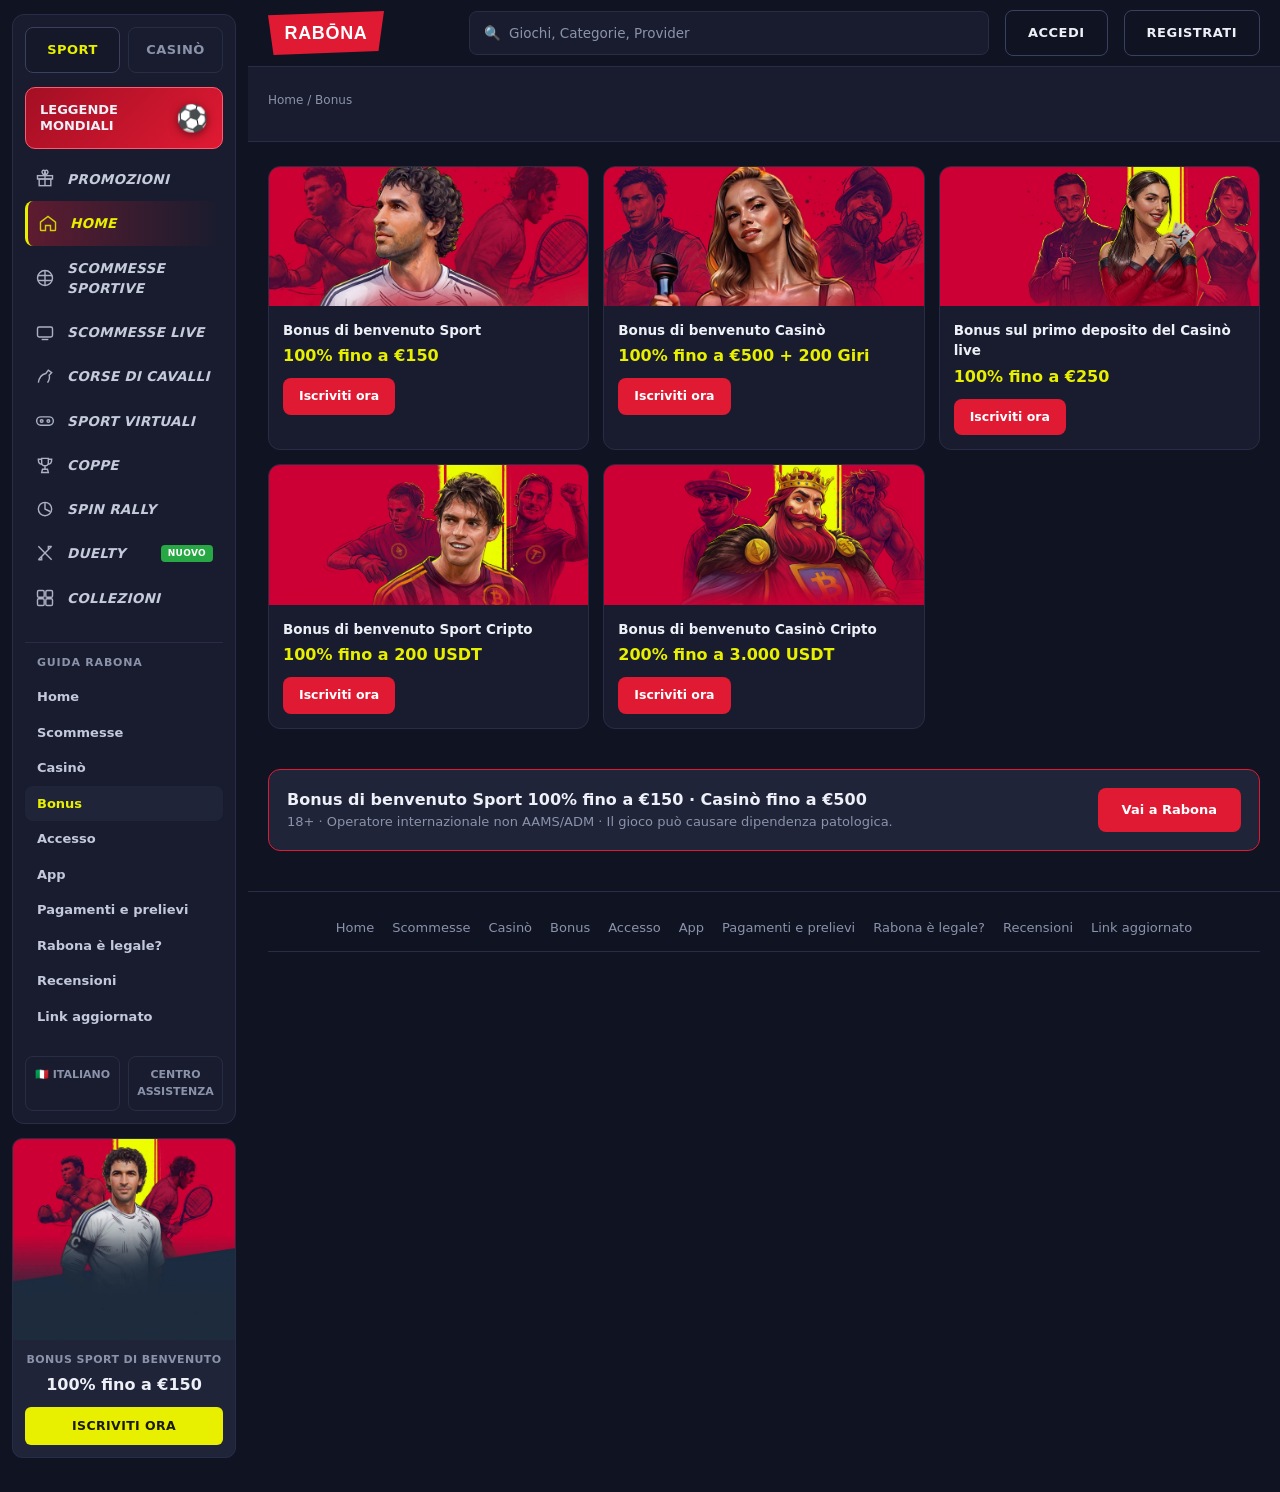
<file: bonus/index.html>
<!doctype html>
<html lang="it">
<head>
<meta charset="utf-8">
<meta name="viewport" content="width=device-width, initial-scale=1">
<title>Rabona Bonus Benvenuto: Guida, Rollover e Codice</title>
<meta name="description" content="Scopri il bonus Rabona: deposito minimo, rollover, codici promo, metodi esclusi e regole per attivare e prelevare vincite in sicurezza.">
<link rel="canonical" href="https://rabonacasinosit.com/bonus/">
<link rel="icon" type="image/svg+xml" href="/favicon.svg">
<link rel="alternate" hreflang="it-it" href="https://rabonacasinosit.com/bonus/">
<link rel="alternate" hreflang="x-default" href="https://rabonacasinosit.com/">
<link rel="stylesheet" href="/assets/style.css">
<script type="application/ld+json">{"@context":"https://schema.org","@type":"BreadcrumbList","itemListElement":[{"@type":"ListItem","position":1,"name":"Home","item":"https://rabonacasinosit.com/"},{"@type":"ListItem","position":2,"name":"Bonus","item":"https://rabonacasinosit.com/bonus/"}]}</script>

<script type="application/ld+json">{"@context":"https://schema.org","@type":"FAQPage","mainEntity":[{"@type":"Question","name":"Qual è il codice promozionale di Rabona?","acceptedAnswer":{"@type":"Answer","text":"Nessun codice obbligatorio per sbloccare il benvenuto: basta registrarsi, depositare con un metodo idoneo e attivare dal Profilo. Se il form mostra un campo \"codice\", usa solo quello della campagna in corso; altrimenti lascialo vuoto."}},{"@type":"Question","name":"Come si usa il bonus di benvenuto?","acceptedAnswer":{"@type":"Answer","text":"Registrati, verifica i contatti, fai il primo deposito minimo con un metodo diverso da Skrill/Neteller, poi attiva a mano il credito (e ogni free spin) dal Profilo. Punta solo su mercati e quote validi per il rollover, entro 30 giorni, restando sotto la puntata massima consentita."}},{"@type":"Question","name":"Cosa succede se vinco una scommessa con il saldo bonus?","acceptedAnswer":{"@type":"Answer","text":"Le vincite restano nel saldo bonus e non sono prelevabili finché non chiudi tutto il rollover. Annullamenti e cash-out anticipati possono non contare o ridurre il contributo."}},{"@type":"Question","name":"Quanto tempo impiega Rabona a pagare le vincite?","acceptedAnswer":{"@type":"Answer","text":"Non c'è un tempo medio ufficiale stabile: dipende dal metodo (carta, crypto, wallet, bonifico) e dallo stato della verifica KYC. Chiedi al supporto l'ETA per il tuo strumento di prelievo al momento del cash-out."}},{"@type":"Question","name":"Il bonus è valido anche per il Casino Live?","acceptedAnswer":{"@type":"Answer","text":"Spesso i tavoli live contribuiscono poco o zero al rollover, o sono esclusi del tutto. Controlla l'elenco giochi validi nella scheda bonus o scrivi al customer care prima di sederti al Blackjack live con soldi ancora bloccati. --- In pratica: il bonus rabona scommesse di benvenuto può dare una bella spinta al primo bankroll, ma solo se rispetti quote minime, max bet e i 30 giorni. Confronta l'importo reale in euro e i T&C sulla pagina promo attiva quando ti registri, tieni a mente la licenza non AAMS e tratta ogni bonus come leva, non come garanzia di profitto."}}]}</script>
<style>
.seo h3{color:#c3c9da;font-size:15.5px;font-weight:800;margin:18px 0 8px}
.seo ul,.seo ol{color:#8f97ad;font-size:14px;margin:0 0 14px;padding-left:22px;line-height:1.7}
.seo li{margin-bottom:6px}
.seo table{width:100%;border-collapse:collapse;margin:14px 0;font-size:13.5px}
.seo td,.seo th{border:1px solid var(--line);padding:8px 10px;color:#8f97ad;text-align:left;vertical-align:top}
.seo th{color:#c3c9da;background:var(--panel2)}
.seo details{background:var(--panel);border:1px solid var(--line);border-radius:10px;margin:0 0 8px;padding:0 14px}
.seo summary{cursor:pointer;font-weight:700;color:#eef0f8;padding:12px 0;font-size:14px}
.seo details p{padding-bottom:12px}
.seo a{color:var(--lime)}
.seo a:hover{text-decoration:underline}
.subtop{background:var(--panel);border-bottom:1px solid var(--line);padding:24px 20px}
.subtop .crumbs{font-size:12px;color:var(--mut);margin-bottom:8px}
.subtop .crumbs a{color:var(--mut)}
.subtop h1{margin:0;font-size:24px;color:#eef0f8;line-height:1.3;font-weight:800}
.ctabox{display:flex;align-items:center;justify-content:space-between;gap:14px;flex-wrap:wrap;background:var(--panel2);border:1px solid var(--red);border-radius:12px;padding:18px;margin:26px 0}
.ctabox .t{font-weight:800;color:#eef0f8;font-size:16px}
.ctabox .s{color:var(--mut);font-size:13px}
.ctabox .go{background:var(--red);color:#fff;border-radius:8px;padding:12px 24px;font-weight:800;font-size:13px;white-space:nowrap}
.ctabox .go:hover{background:var(--red2)}
.sb-guide{margin-top:14px;border-top:1px solid var(--line);padding-top:12px}
.sb-guide .t{font-size:11px;letter-spacing:.8px;text-transform:uppercase;color:var(--mut);padding:0 12px 8px;font-weight:800}
.sb-guide a{display:block;padding:8px 12px;border-radius:8px;color:#c3c9da;font-size:13px;font-weight:600}
.sb-guide a:hover{background:var(--panel2);color:#fff}
.sb-guide a.on{background:var(--panel2);color:var(--lime)}
.cluster-foot{display:flex;flex-wrap:wrap;gap:6px 18px;justify-content:center;padding:0 0 14px;margin-bottom:14px;border-bottom:1px solid var(--line);font-size:13px}
.cluster-foot a{color:var(--mut)}
.cluster-foot a:hover{color:#fff}
.extras{margin:24px 20px 0;max-width:1100px}
.bonus-grid{display:grid;grid-template-columns:repeat(auto-fill,minmax(300px,1fr));gap:14px}
.bcard{background:var(--panel);border:1px solid var(--line);border-radius:12px;overflow:hidden;display:flex;flex-direction:column;transition:transform .15s}
.bcard:hover{transform:translateY(-3px)}
.bcard img{width:100%;aspect-ratio:16/7;object-fit:cover}
.bcard .bb{padding:14px}
.bcard .bt{font-weight:800;color:#eef0f8;font-size:13.5px}
.bcard .bd{color:var(--lime);font-weight:800;font-size:16px;margin:4px 0 10px}
.bcard .bgo{display:inline-block;background:var(--red);color:#fff;border-radius:8px;padding:9px 16px;font-weight:800;font-size:12.5px}
.login-card{max-width:420px;background:var(--panel);border:1px solid var(--line);border-radius:12px;padding:22px}
.login-card .lt{font-weight:800;color:#eef0f8;font-size:16px;margin-bottom:12px}
.login-card .f{display:flex;flex-direction:column;gap:10px}
.login-card input{background:var(--bg);border:1px solid var(--line);border-radius:8px;padding:12px;color:#fff;font-size:14px;outline:none}
.login-card input:focus{border-color:var(--lime)}
.login-card .go{background:var(--red);color:#fff;border:0;border-radius:8px;padding:13px;font-weight:800;font-size:14px;cursor:pointer;text-align:center}
.login-card .lnk{font-size:12.5px;color:var(--mut);text-align:center}
.login-card .lnk a{color:var(--lime)}
.paychips{display:flex;flex-wrap:wrap;gap:8px}
.paychips span{background:var(--panel);border:1px solid var(--line);border-radius:8px;padding:9px 15px;font-size:12.5px;font-weight:800;color:#c3c9da}
.rate-box{background:var(--panel);border:1px solid var(--line);border-radius:12px;padding:20px;max-width:560px}
.rate-box .big{font-size:34px;font-weight:900;color:var(--lime)}
.rate-box .cap{color:var(--mut);font-size:12.5px;margin-bottom:6px}
.rate-row{display:flex;align-items:center;gap:10px;margin-top:10px;font-size:13px;color:#c3c9da}
.rate-row span{width:110px}
.rate-row .bar{flex:1;height:8px;background:var(--bg);border-radius:4px;overflow:hidden}
.rate-row .bar i{display:block;height:100%;background:var(--lime)}
.rate-row b{width:28px;text-align:right}
.stores{display:flex;gap:10px;flex-wrap:wrap;margin-top:14px}
.stores a{display:flex;align-items:center;gap:9px;background:#000;border:1px solid var(--line);border-radius:10px;padding:10px 18px;color:#fff;font-weight:700;font-size:13px}
.stores a small{display:block;font-size:10px;color:var(--mut);font-weight:600}
.stores a:hover{border-color:var(--lime)}
</style>
</head>
<body>
<div class="layout">
<aside class="sb">
<div class="sb-panel">
  <div class="sb-tabs"><a class="on" href="/referral-link">SPORT</a><a href="/referral-link">CASINÒ</a></div>
  <a class="sb-promo" href="/referral-link"><span>Leggende Mondiali</span><span class="ball">&#9917;</span></a>
  <nav class="sb-nav">
    <a href="/referral-link"><svg viewBox="0 0 24 24"><rect x="3" y="8" width="18" height="4"/><rect x="5" y="12" width="14" height="8"/><path d="M12 8v12M12 8c-2-1-5-4-3-6s5 2 3 6zm0 0c2-1 5-4 3-6s-5 2-3 6z"/></svg><span>Promozioni</span></a>
    <a href="/" class="on"><svg viewBox="0 0 24 24"><path d="M3 11l9-7 9 7v9a1 1 0 0 1-1 1h-5v-6h-6v6H4a1 1 0 0 1-1-1z"/></svg><span>Home</span></a>
    <a href="/referral-link"><svg viewBox="0 0 24 24"><circle cx="12" cy="12" r="9"/><path d="M12 3v18M3.5 9h17M3.5 15h17"/></svg><span>Scommesse Sportive</span></a>
    <a href="/referral-link"><svg viewBox="0 0 24 24"><rect x="3" y="6" width="18" height="12" rx="2"/><path d="M8 21h8"/></svg><span>Scommesse Live</span></a>
    <a href="/referral-link"><svg viewBox="0 0 24 24"><path d="M4 20c1-6 4-10 9-11l3-4 4 3-3 3c1 3 0 6-2 9"/></svg><span>Corse di Cavalli</span></a>
    <a href="/referral-link"><svg viewBox="0 0 24 24"><rect x="2" y="7" width="20" height="10" rx="5"/><circle cx="8" cy="12" r="1.6"/><circle cx="16" cy="12" r="1.6"/></svg><span>Sport Virtuali</span></a>
    <a href="/referral-link"><svg viewBox="0 0 24 24"><path d="M8 4h8v5a4 4 0 0 1-8 0zM8 5H4c0 4 2 6 4 6M16 5h4c0 4-2 6-4 6M12 13v4M8 21h8l-1-4h-6z"/></svg><span>Coppe</span></a>
    <a href="/referral-link"><svg viewBox="0 0 24 24"><circle cx="12" cy="12" r="8"/><path d="M12 4v8l6 3"/></svg><span>Spin Rally</span></a>
    <a href="/referral-link"><svg viewBox="0 0 24 24"><path d="M4 20L20 4M4 4l16 16M4 20h4v-4M20 4h-4v4"/></svg><span>Duelty</span><span class="nuovo">NUOVO</span></a>
    <a href="/referral-link"><svg viewBox="0 0 24 24"><rect x="3" y="3" width="8" height="8" rx="1.5"/><rect x="13" y="3" width="8" height="8" rx="1.5"/><rect x="3" y="13" width="8" height="8" rx="1.5"/><rect x="13" y="13" width="8" height="8" rx="1.5"/></svg><span>Collezioni</span></a>
  </nav>
  <div class="sb-guide"><div class="t">Guida Rabona</div><a href="/">Home</a><a href="/scommesse/">Scommesse</a><a href="/casino/">Casinò</a><a href="/bonus/" class="on">Bonus</a><a href="/accesso/">Accesso</a><a href="/app/">App</a><a href="/prelievi/">Pagamenti e prelievi</a><a href="/legale/">Rabona è legale?</a><a href="/recensioni/">Recensioni</a><a href="/link-aggiornato/">Link aggiornato</a></div>
  <div class="sb-foot"><a href="/referral-link">&#127470;&#127481; Italiano</a><a href="/referral-link">Centro Assistenza</a></div>
</div>
<div class="sb-hold">
  <a class="sb-bonus" href="/referral-link">
    <img src="/assets/dimg/promo-side.webp" alt="Bonus Sport di Benvenuto">
    <div class="sb-bonus-body">
      <div class="n">Bonus Sport di Benvenuto</div>
      <div class="v">100% fino a €150</div>
      <span class="b">Iscriviti ora</span>
    </div>
  </a>
</div>
</aside>
<main>
<header class="hd">
    <a class="logo" href="/"><img src="/assets/logo.svg" alt="Rabona"></a>
    <a class="search" href="/referral-link"><span>&#128269;</span> Giochi, Categorie, Provider</a>
    <a class="btn" href="/referral-link">ACCEDI</a>
    <a class="btn" href="/referral-link">REGISTRATI</a>
  </header>
<section class="subtop"><div class="crumbs"><a href="/">Home</a> / Bonus</div>
<h1>Bonus di Benvenuto Rabona: Guida Completa</h1></section>
<div class="extras"><div class="bonus-grid"><a class="bcard" href="/referral-link"><img src="/assets/dimg/4c02b1fe-6540-47ee-a60f-c1b755802f4c-rauldesktopfirstframe-2.jpg" alt="Bonus di benvenuto Sport" loading="lazy"><div class="bb"><div class="bt">Bonus di benvenuto Sport</div><div class="bd">100% fino a €150</div><span class="bgo">Iscriviti ora</span></div></a><a class="bcard" href="/referral-link"><img src="/assets/dimg/DxBIM3uL0PmxdJ.jpg" alt="Bonus di benvenuto Casinò" loading="lazy"><div class="bb"><div class="bt">Bonus di benvenuto Casinò</div><div class="bd">100% fino a €500 + 200 Giri</div><span class="bgo">Iscriviti ora</span></div></a><a class="bcard" href="/referral-link"><img src="/assets/dimg/5Bh5Kft5AfzOnF.jpg" alt="Bonus sul primo deposito del Casinò live" loading="lazy"><div class="bb"><div class="bt">Bonus sul primo deposito del Casinò live</div><div class="bd">100% fino a €250</div><span class="bgo">Iscriviti ora</span></div></a><a class="bcard" href="/referral-link"><img src="/assets/dimg/tBlF3d9jqXUIoj.jpg" alt="Bonus di benvenuto Sport Cripto" loading="lazy"><div class="bb"><div class="bt">Bonus di benvenuto Sport Cripto</div><div class="bd">100% fino a 200 USDT</div><span class="bgo">Iscriviti ora</span></div></a><a class="bcard" href="/referral-link"><img src="/assets/dimg/JvkxrFOY9YgJtk.jpg" alt="Bonus di benvenuto Casinò Cripto" loading="lazy"><div class="bb"><div class="bt">Bonus di benvenuto Casinò Cripto</div><div class="bd">200% fino a 3.000 USDT</div><span class="bgo">Iscriviti ora</span></div></a></div></div>
<article class="seo"><p>Cerchi un <strong>rabona bonus</strong> prima di aprire l&#x27;account? Qui trovi importi, rollover, limiti e passaggi concreti per attivarlo su scommesse e casinò. L&#x27;operatore lavora con licenza estera (Curaçao), <strong>non AAMS/ADM</strong>: da tenere presente se giochi dall&#x27;Italia. Le condizioni cambiano per regione e campagna, quindi confronta sempre le cifre esatte sulla pagina promo quando ti registri.</p>
<p><strong>Il benvenuto in sintesi:</strong></p>
<table><tr><th>Voce</th><th>Condizione</th></tr><tr><td>Offerta</td><td>100% sul primo deposito</td></tr><tr><td>Codice promo</td><td>Non obbligatorio</td></tr><tr><td>Deposito minimo</td><td>~20–25 €</td></tr><tr><td>Rollover</td><td>x6 su deposito + bonus (sport)</td></tr><tr><td>Scadenza</td><td>30 giorni</td></tr><tr><td>Metodi esclusi</td><td>Skrill, Neteller</td></tr></table>
<h2>Cos&#x27;è il bonus di benvenuto Rabona?</h2>
<p>È un&#x27;offerta di match sul primo deposito: di solito raddoppio del 100% del primo versamento, con un tetto che cambia a seconda della versione regionale (sui 100–250 €). In alcune comunicazioni sport spunta anche un freebet per chi completa il primo deposito minimo; sul casinò girano formule tipo 100% fino a 500 € + 200 giri gratis. Non scambiarle per regali separati che arrivano da soli.</p>
<p>Quello che conta per te che apri ora il conto è questo: di solito parliamo di <strong>un unico credito bonus condiviso</strong> tra sport e casinò, non di due pacchetti a sé. Una volta accreditato, lo usi dove il regolamento lo permette, con un solo percorso di rollover. Prima di depositare, guarda nella sezione promozioni quale variante ti compare all&#x27;accesso: sportiva, casinò o combinata.</p>
<h2>Come richiedere il bonus di benvenuto passo dopo passo</h2>
<p>Attivarlo non è complicato, ma richiede qualche click in più del &quot;verso e via&quot;.</p>
<ol>
<li><strong>Registrazione</strong> — crea l&#x27;account con dati anagrafici reali. Devi avere almeno 18 anni.</li>
<li><strong>Verifica email e telefono</strong> — senza, spesso il bonus non parte o il prelievo resta bloccato.</li>
<li><strong>Codice promozionale</strong> — al momento non risulta obbligatorio: se in iscrizione compare un campo &quot;promo code&quot;, inseriscilo solo se ne hai uno attivo.</li>
<li><strong>Primo deposito minimo</strong> — versa con un metodo ammesso; i minimi tipici sono sui 20–25 €. Occhio: i depositi con <strong>Skrill o Neteller</strong> in molti T&amp;C <strong>non valgono</strong> per il benvenuto.</li>
<li><strong>Attivazione manuale</strong> — dopo il deposito idoneo apri la sezione <strong>Profilo</strong>: da lì attivi il bonus e, se ci sono, i giri gratis <strong>uno per uno</strong>. Se non li attivi, restano solo &quot;disponibili&quot; e non entrano in saldo.</li>
</ol>
<p>Fai uno screenshot all&#x27;accredito: il countdown parte da lì, non dal giorno in cui ti sei iscritto.</p>
<h2>Termini e condizioni del bonus Rabona</h2>
<p>Prima di puntare un euro bonus serve un quadro chiaro. Le condizioni più frequenti per l&#x27;offerta welcome sport:</p>
<table><tr><th>Voce</th><th>Condizione tipica</th></tr><tr><td>Rollover (sport)</td><td>x6 su deposito + bonus</td></tr><tr><td>Quote minime</td><td>2,00 su singole; 1,50 per selezione nelle multiple</td></tr><tr><td>Termine</td><td>30 giorni dall&#x27;accredito</td></tr><tr><td>Puntata massima in rollover</td><td>da rispettare: superarla può azzerare o ridurre il contributo</td></tr><tr><td>Età</td><td>18+</td></tr><tr><td>Esclusioni dal conteggio</td><td>scommesse di sistema, freebet, cashback, scommesse annullate/void, sport virtuali</td></tr><tr><td>Metodi esclusi</td><td>Skrill, Neteller</td></tr></table>
<p>Sul casinò il rollover può salire (fino a x30 su deposito+bonus in certe varianti): non dare per scontato il moltiplicatore sport se stai giocando alle slot. Live, jackpot e titoli a contributo ridotto spesso valgono in percentuale minore, o zero.</p>
<p><strong>Cosa controllare direttamente sul sito</strong>: RTP dei titoli in offerta, testo esatto della licenza Curaçao e lista completa dei metodi di pagamento che <strong>valgono</strong> per il welcome. Apri T&amp;C e sezione pagamenti quando entri.</p>
<h2>Bonus e promozioni aggiuntive di Rabona scommesse</h2>
<p>Oltre al welcome, per chi ha già un account di solito compaiono:</p>
<ul>
<li><strong>Ricarica settimanale</strong> — la classica 50% fino a 500 € per clienti già registrati;</li>
<li><strong>Giri gratis senza deposito</strong> — campagne spot con tetto di vincita e rollover dedicato;</li>
<li><strong>Cashback</strong> — rimborso percentuale sulle perdite nette, spesso legato al livello di attività;</li>
<li><strong>Programma VIP, referral e tornei</strong> — avanzamento per volume di gioco, bonus amico e classifiche con montepremi extra.</li>
</ul>
<p>Queste offerte <strong>non sostituiscono</strong> il benvenuto: se l&#x27;IP o i dati sono già usati, il welcome viene rifiutato e ti restano le promo ricorrenti.</p>
<h2>Vantaggi e svantaggi del bonus di benvenuto Rabona</h2>
<table><tr><th>Pro</th><th>Contro</th></tr><tr><td>Match 100% competitivo rispetto a molti altri operatori</td><td>Rollover x6 (o più alto sul casinò) che brucia tempo e bankroll</td></tr><tr><td>Un credito usabile su sport e, dove ammesso, casinò</td><td>Solo 30 giorni per chiudere le scommesse valide</td></tr><tr><td>Attivazione guidata dal Profilo, senza procedure oscure</td><td>Skrill/Neteller e certe scommesse (sistema, virtuali, void) fuori conteggio</td></tr><tr><td>Ingresso accessibile (20–25 €)</td><td>Licenza non AAMS: tutele da valutare</td></tr></table>
<p>Il succo: l&#x27;importo d&#x27;ingresso può sembrare generoso, ma la qualità dell&#x27;offerta si misura su quote minime e max bet — non puoi piazzare multiple a 1,20 e sperare di chiudere il rollover.</p>
<h2>Come sbloccare e prelevare il bonus Rabona</h2>
<p>Il saldo bonus genera vincite che restano <strong>vincolate</strong> finché non completi il requisito: se hai depositato 50 € e ricevuto 50 € di bonus, con rollover x6 devi generare 600 € di puntate valide. Solo allora il sistema sblocca il saldo convertibile in prelievo.</p>
<p>Condizioni tipiche per il cash-out post-rollover:</p>
<ul>
<li>documento di identità e, se richiesta, prova di indirizzo e di pagamento verificati;</li>
<li>niente scommesse aperte con saldo bonus;</li>
<li>rispetto del max bet per scommessa durante tutto il periodo;</li>
<li>nessun abuso (più account, collusione, arbitraggio evidente).</li>
</ul>
<p>I tempi reali di bonifico o carta non risultano standardizzati: chiedi in live chat l&#x27;ETA per il tuo metodo al primo prelievo.</p>
<h2>Chi può usare il bonus Rabona?</h2>
<p>Il benvenuto è pensato per <strong>utenti nuovi</strong>, maggiorenni (18+), <strong>un solo pacchetto per persona, indirizzo e IP</strong>. Se in famiglia condividete la rete, un rifiuto automatico scatta facile.</p>
<p>Hai già un account? Non aspettarti un secondo welcome: ti restano ricariche settimanali, cashback e il percorso VIP. Tentare un re-signup con dati leggermente diversi viola quasi sempre i T&amp;C e può congelare anche il primo wallet.</p>
<p>Gioco responsabile: se perdi il controllo del budget, fermati e usa limiti di deposito e autoesclusione. Il bonus non è reddito, è credito a condizioni.</p>
<h2>Domande frequenti sul rabona bonus</h2>
<details><summary>Qual è il codice promozionale di Rabona?</summary><p>Nessun codice obbligatorio per sbloccare il benvenuto: basta registrarsi, depositare con un metodo idoneo e attivare dal Profilo. Se il form mostra un campo &quot;codice&quot;, usa solo quello della campagna in corso; altrimenti lascialo vuoto.</p></details>
<details><summary>Come si usa il bonus di benvenuto?</summary><p>Registrati, verifica i contatti, fai il primo deposito minimo con un metodo diverso da Skrill/Neteller, poi attiva a mano il credito (e ogni free spin) dal Profilo. Punta solo su mercati e quote validi per il rollover, entro 30 giorni, restando sotto la puntata massima consentita.</p></details>
<details><summary>Cosa succede se vinco una scommessa con il saldo bonus?</summary><p>Le vincite restano nel saldo bonus e <strong>non</strong> sono prelevabili finché non chiudi tutto il rollover. Annullamenti e cash-out anticipati possono non contare o ridurre il contributo.</p></details>
<details><summary>Quanto tempo impiega Rabona a pagare le vincite?</summary><p>Non c&#x27;è un tempo medio ufficiale stabile: dipende dal metodo (carta, crypto, wallet, bonifico) e dallo stato della verifica KYC. Chiedi al supporto l&#x27;ETA <strong>per il tuo strumento di prelievo</strong> al momento del cash-out.</p></details>
<details><summary>Il bonus è valido anche per il Casino Live?</summary><p>Spesso i tavoli live contribuiscono poco o zero al rollover, o sono esclusi del tutto. Controlla l&#x27;elenco giochi validi nella scheda bonus o scrivi al customer care prima di sederti al Blackjack live con soldi ancora bloccati. --- In pratica: il <strong>bonus rabona scommesse</strong> di benvenuto può dare una bella spinta al primo bankroll, ma solo se rispetti quote minime, max bet e i 30 giorni. Confronta l&#x27;importo reale in euro e i T&amp;C sulla pagina promo attiva quando ti registri, tieni a mente la licenza non AAMS e tratta ogni bonus come leva, non come garanzia di profitto.</p></details><div class="ctabox"><div><div class="t">Bonus di benvenuto Sport 100% fino a €150 · Casinò fino a €500</div>
<div class="s">18+ · Operatore internazionale non AAMS/ADM · Il gioco può causare dipendenza patologica.</div></div>
<a class="go" href="/referral-link">Vai a Rabona</a></div></article>
<footer class="ft"><nav class="cluster-foot"><a href="/">Home</a><a href="/scommesse/">Scommesse</a><a href="/casino/">Casinò</a><a href="/bonus/">Bonus</a><a href="/accesso/">Accesso</a><a href="/app/">App</a><a href="/prelievi/">Pagamenti e prelievi</a><a href="/legale/">Rabona è legale?</a><a href="/recensioni/">Recensioni</a><a href="/link-aggiornato/">Link aggiornato</a></nav>
    <div class="ft-badges"><span>18+</span><span>Gioco Responsabile</span><span>Licenza internazionale</span></div>
    <p><strong>Rabona</strong> — piattaforma di scommesse sportive e casinò online. Operatore con licenza internazionale (non AAMS/ADM). Il gioco è vietato ai minori di 18 anni.</p>
    <p>Il gioco può causare dipendenza patologica. Gioca responsabilmente.</p>
  </footer>
</main>
</div>
</body>
</html>
</file>
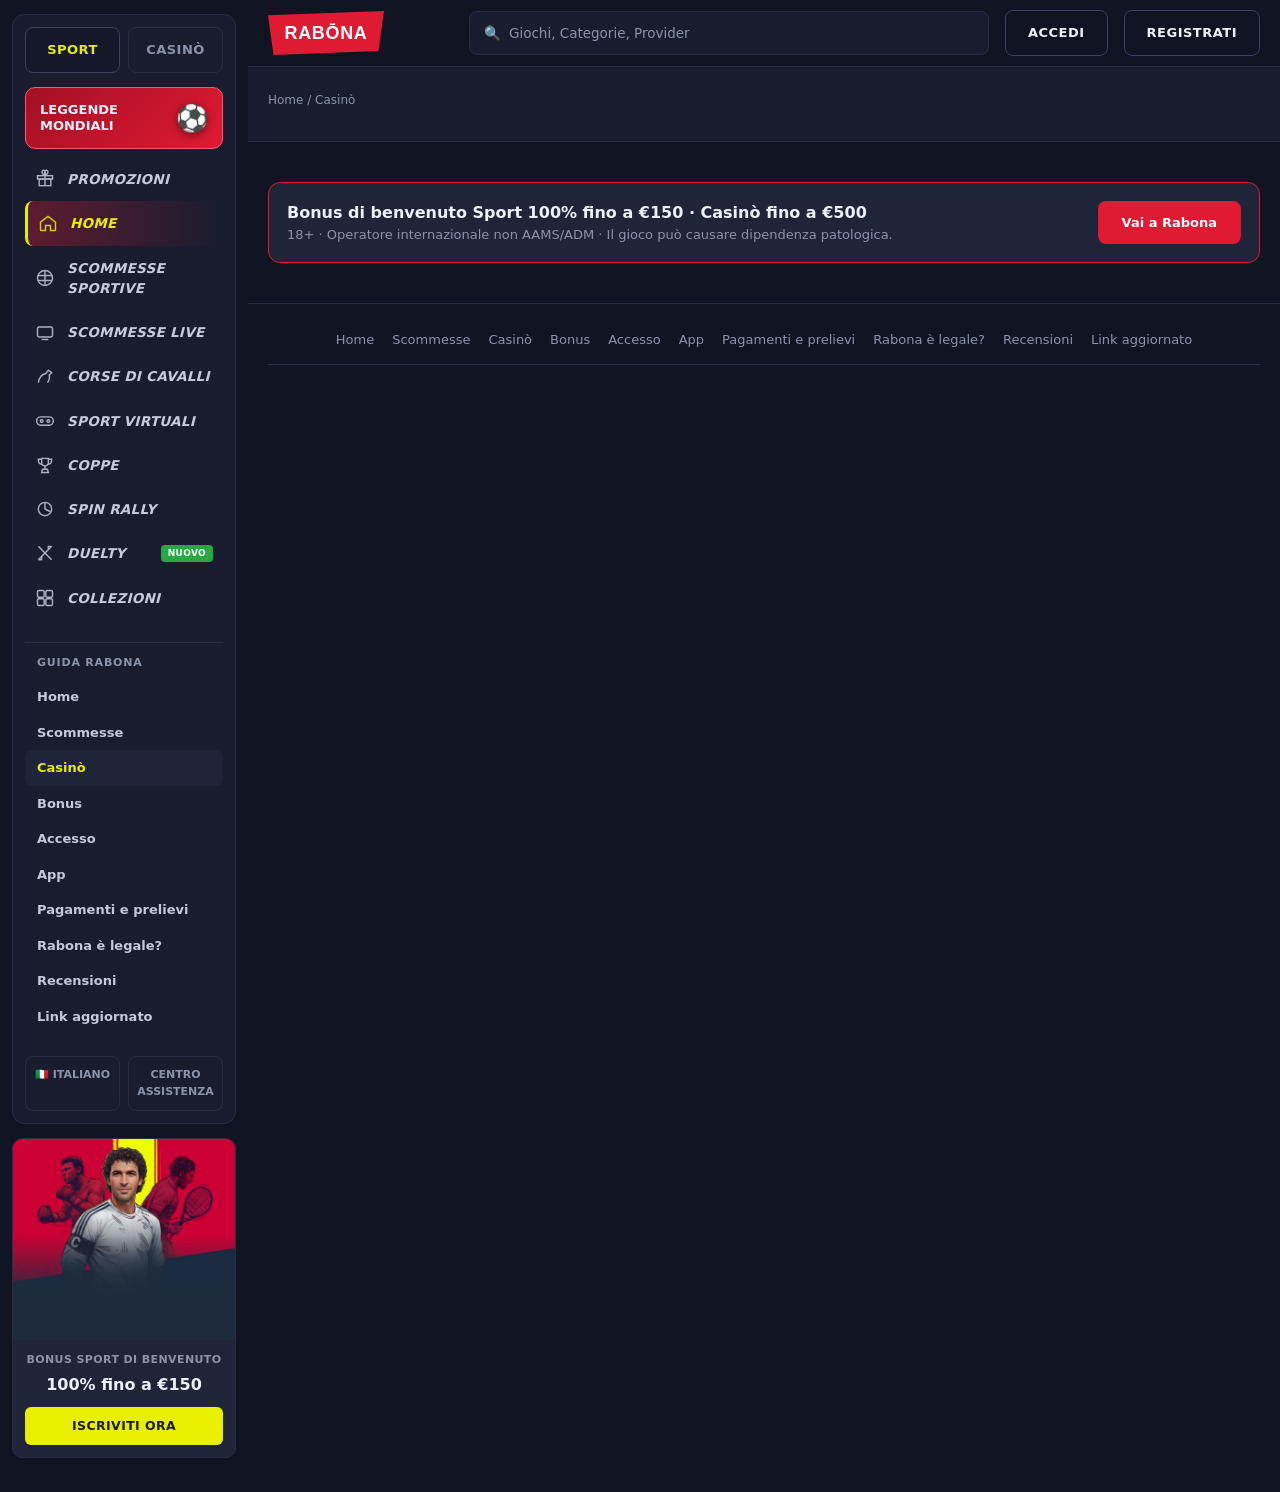
<file: casino/index.html>
<!doctype html>
<html lang="it">
<head>
<meta charset="utf-8">
<meta name="viewport" content="width=device-width, initial-scale=1">
<title>Rabona Casino Recensione: Slot, Live e Bonus</title>
<meta name="description" content="Scopri Rabona Casino: licenza Curaçao non ADM, bonus, slot Megaways, live casino, pagamenti e mobile in una recensione per utenti italiani.">
<link rel="canonical" href="https://rabonacasinosit.com/casino/">
<link rel="icon" type="image/svg+xml" href="/favicon.svg">
<link rel="alternate" hreflang="it-it" href="https://rabonacasinosit.com/casino/">
<link rel="alternate" hreflang="x-default" href="https://rabonacasinosit.com/">
<link rel="stylesheet" href="/assets/style.css">
<script type="application/ld+json">{"@context":"https://schema.org","@type":"BreadcrumbList","itemListElement":[{"@type":"ListItem","position":1,"name":"Home","item":"https://rabonacasinosit.com/"},{"@type":"ListItem","position":2,"name":"Casinò","item":"https://rabonacasinosit.com/casino/"}]}</script>

<script type="application/ld+json">{"@context":"https://schema.org","@type":"FAQPage","mainEntity":[{"@type":"Question","name":"Rabona Casino è legale in Italia?","acceptedAnswer":{"@type":"Answer","text":"Opera con licenza Curaçao e non è autorizzato ADM/AAMS. Gioca solo se maggiorenne, con la testa e in modo responsabile."}},{"@type":"Question","name":"Come trovare il link ufficiale in sicurezza?","acceptedAnswer":{"@type":"Answer","text":"Entra solo dal sito ufficiale e salvalo nei preferiti. Niente link sponsorizzati o mirror non verificati: dietro può nascondersi il phishing."}},{"@type":"Question","name":"Quali sono i tempi di prelievo?","acceptedAnswer":{"@type":"Answer","text":"Di solito tra 24 e 72 ore, a seconda del metodo e dello stato di verifica."}},{"@type":"Question","name":"Si può giocare gratis alle slot?","acceptedAnswer":{"@type":"Answer","text":"Sì, molti titoli hanno la modalità demo, senza deposito."}},{"@type":"Question","name":"Qual è il bonus di benvenuto attuale?","acceptedAnswer":{"@type":"Answer","text":"Di norma 100% fino a 500€ + giri gratis con rollover ~35x. Importi e requisiti possono cambiare: controlla le condizioni attive."}}]}</script>
<style>
.seo h3{color:#c3c9da;font-size:15.5px;font-weight:800;margin:18px 0 8px}
.seo ul,.seo ol{color:#8f97ad;font-size:14px;margin:0 0 14px;padding-left:22px;line-height:1.7}
.seo li{margin-bottom:6px}
.seo table{width:100%;border-collapse:collapse;margin:14px 0;font-size:13.5px}
.seo td,.seo th{border:1px solid var(--line);padding:8px 10px;color:#8f97ad;text-align:left;vertical-align:top}
.seo th{color:#c3c9da;background:var(--panel2)}
.seo details{background:var(--panel);border:1px solid var(--line);border-radius:10px;margin:0 0 8px;padding:0 14px}
.seo summary{cursor:pointer;font-weight:700;color:#eef0f8;padding:12px 0;font-size:14px}
.seo details p{padding-bottom:12px}
.seo a{color:var(--lime)}
.seo a:hover{text-decoration:underline}
.subtop{background:var(--panel);border-bottom:1px solid var(--line);padding:24px 20px}
.subtop .crumbs{font-size:12px;color:var(--mut);margin-bottom:8px}
.subtop .crumbs a{color:var(--mut)}
.subtop h1{margin:0;font-size:24px;color:#eef0f8;line-height:1.3;font-weight:800}
.ctabox{display:flex;align-items:center;justify-content:space-between;gap:14px;flex-wrap:wrap;background:var(--panel2);border:1px solid var(--red);border-radius:12px;padding:18px;margin:26px 0}
.ctabox .t{font-weight:800;color:#eef0f8;font-size:16px}
.ctabox .s{color:var(--mut);font-size:13px}
.ctabox .go{background:var(--red);color:#fff;border-radius:8px;padding:12px 24px;font-weight:800;font-size:13px;white-space:nowrap}
.ctabox .go:hover{background:var(--red2)}
.sb-guide{margin-top:14px;border-top:1px solid var(--line);padding-top:12px}
.sb-guide .t{font-size:11px;letter-spacing:.8px;text-transform:uppercase;color:var(--mut);padding:0 12px 8px;font-weight:800}
.sb-guide a{display:block;padding:8px 12px;border-radius:8px;color:#c3c9da;font-size:13px;font-weight:600}
.sb-guide a:hover{background:var(--panel2);color:#fff}
.sb-guide a.on{background:var(--panel2);color:var(--lime)}
.cluster-foot{display:flex;flex-wrap:wrap;gap:6px 18px;justify-content:center;padding:0 0 14px;margin-bottom:14px;border-bottom:1px solid var(--line);font-size:13px}
.cluster-foot a{color:var(--mut)}
.cluster-foot a:hover{color:#fff}
.extras{margin:24px 20px 0;max-width:1100px}
.bonus-grid{display:grid;grid-template-columns:repeat(auto-fill,minmax(300px,1fr));gap:14px}
.bcard{background:var(--panel);border:1px solid var(--line);border-radius:12px;overflow:hidden;display:flex;flex-direction:column;transition:transform .15s}
.bcard:hover{transform:translateY(-3px)}
.bcard img{width:100%;aspect-ratio:16/7;object-fit:cover}
.bcard .bb{padding:14px}
.bcard .bt{font-weight:800;color:#eef0f8;font-size:13.5px}
.bcard .bd{color:var(--lime);font-weight:800;font-size:16px;margin:4px 0 10px}
.bcard .bgo{display:inline-block;background:var(--red);color:#fff;border-radius:8px;padding:9px 16px;font-weight:800;font-size:12.5px}
.login-card{max-width:420px;background:var(--panel);border:1px solid var(--line);border-radius:12px;padding:22px}
.login-card .lt{font-weight:800;color:#eef0f8;font-size:16px;margin-bottom:12px}
.login-card .f{display:flex;flex-direction:column;gap:10px}
.login-card input{background:var(--bg);border:1px solid var(--line);border-radius:8px;padding:12px;color:#fff;font-size:14px;outline:none}
.login-card input:focus{border-color:var(--lime)}
.login-card .go{background:var(--red);color:#fff;border:0;border-radius:8px;padding:13px;font-weight:800;font-size:14px;cursor:pointer;text-align:center}
.login-card .lnk{font-size:12.5px;color:var(--mut);text-align:center}
.login-card .lnk a{color:var(--lime)}
.paychips{display:flex;flex-wrap:wrap;gap:8px}
.paychips span{background:var(--panel);border:1px solid var(--line);border-radius:8px;padding:9px 15px;font-size:12.5px;font-weight:800;color:#c3c9da}
.rate-box{background:var(--panel);border:1px solid var(--line);border-radius:12px;padding:20px;max-width:560px}
.rate-box .big{font-size:34px;font-weight:900;color:var(--lime)}
.rate-box .cap{color:var(--mut);font-size:12.5px;margin-bottom:6px}
.rate-row{display:flex;align-items:center;gap:10px;margin-top:10px;font-size:13px;color:#c3c9da}
.rate-row span{width:110px}
.rate-row .bar{flex:1;height:8px;background:var(--bg);border-radius:4px;overflow:hidden}
.rate-row .bar i{display:block;height:100%;background:var(--lime)}
.rate-row b{width:28px;text-align:right}
.stores{display:flex;gap:10px;flex-wrap:wrap;margin-top:14px}
.stores a{display:flex;align-items:center;gap:9px;background:#000;border:1px solid var(--line);border-radius:10px;padding:10px 18px;color:#fff;font-weight:700;font-size:13px}
.stores a small{display:block;font-size:10px;color:var(--mut);font-weight:600}
.stores a:hover{border-color:var(--lime)}
</style>
</head>
<body>
<div class="layout">
<aside class="sb">
<div class="sb-panel">
  <div class="sb-tabs"><a class="on" href="/referral-link">SPORT</a><a href="/referral-link">CASINÒ</a></div>
  <a class="sb-promo" href="/referral-link"><span>Leggende Mondiali</span><span class="ball">&#9917;</span></a>
  <nav class="sb-nav">
    <a href="/referral-link"><svg viewBox="0 0 24 24"><rect x="3" y="8" width="18" height="4"/><rect x="5" y="12" width="14" height="8"/><path d="M12 8v12M12 8c-2-1-5-4-3-6s5 2 3 6zm0 0c2-1 5-4 3-6s-5 2-3 6z"/></svg><span>Promozioni</span></a>
    <a href="/" class="on"><svg viewBox="0 0 24 24"><path d="M3 11l9-7 9 7v9a1 1 0 0 1-1 1h-5v-6h-6v6H4a1 1 0 0 1-1-1z"/></svg><span>Home</span></a>
    <a href="/referral-link"><svg viewBox="0 0 24 24"><circle cx="12" cy="12" r="9"/><path d="M12 3v18M3.5 9h17M3.5 15h17"/></svg><span>Scommesse Sportive</span></a>
    <a href="/referral-link"><svg viewBox="0 0 24 24"><rect x="3" y="6" width="18" height="12" rx="2"/><path d="M8 21h8"/></svg><span>Scommesse Live</span></a>
    <a href="/referral-link"><svg viewBox="0 0 24 24"><path d="M4 20c1-6 4-10 9-11l3-4 4 3-3 3c1 3 0 6-2 9"/></svg><span>Corse di Cavalli</span></a>
    <a href="/referral-link"><svg viewBox="0 0 24 24"><rect x="2" y="7" width="20" height="10" rx="5"/><circle cx="8" cy="12" r="1.6"/><circle cx="16" cy="12" r="1.6"/></svg><span>Sport Virtuali</span></a>
    <a href="/referral-link"><svg viewBox="0 0 24 24"><path d="M8 4h8v5a4 4 0 0 1-8 0zM8 5H4c0 4 2 6 4 6M16 5h4c0 4-2 6-4 6M12 13v4M8 21h8l-1-4h-6z"/></svg><span>Coppe</span></a>
    <a href="/referral-link"><svg viewBox="0 0 24 24"><circle cx="12" cy="12" r="8"/><path d="M12 4v8l6 3"/></svg><span>Spin Rally</span></a>
    <a href="/referral-link"><svg viewBox="0 0 24 24"><path d="M4 20L20 4M4 4l16 16M4 20h4v-4M20 4h-4v4"/></svg><span>Duelty</span><span class="nuovo">NUOVO</span></a>
    <a href="/referral-link"><svg viewBox="0 0 24 24"><rect x="3" y="3" width="8" height="8" rx="1.5"/><rect x="13" y="3" width="8" height="8" rx="1.5"/><rect x="3" y="13" width="8" height="8" rx="1.5"/><rect x="13" y="13" width="8" height="8" rx="1.5"/></svg><span>Collezioni</span></a>
  </nav>
  <div class="sb-guide"><div class="t">Guida Rabona</div><a href="/">Home</a><a href="/scommesse/">Scommesse</a><a href="/casino/" class="on">Casinò</a><a href="/bonus/">Bonus</a><a href="/accesso/">Accesso</a><a href="/app/">App</a><a href="/prelievi/">Pagamenti e prelievi</a><a href="/legale/">Rabona è legale?</a><a href="/recensioni/">Recensioni</a><a href="/link-aggiornato/">Link aggiornato</a></div>
  <div class="sb-foot"><a href="/referral-link">&#127470;&#127481; Italiano</a><a href="/referral-link">Centro Assistenza</a></div>
</div>
<div class="sb-hold">
  <a class="sb-bonus" href="/referral-link">
    <img src="/assets/dimg/promo-side.webp" alt="Bonus Sport di Benvenuto">
    <div class="sb-bonus-body">
      <div class="n">Bonus Sport di Benvenuto</div>
      <div class="v">100% fino a €150</div>
      <span class="b">Iscriviti ora</span>
    </div>
  </a>
</div>
</aside>
<main>
<header class="hd">
    <a class="logo" href="/"><img src="/assets/logo.svg" alt="Rabona"></a>
    <a class="search" href="/referral-link"><span>&#128269;</span> Giochi, Categorie, Provider</a>
    <a class="btn" href="/referral-link">ACCEDI</a>
    <a class="btn" href="/referral-link">REGISTRATI</a>
  </header>
<section class="subtop"><div class="crumbs"><a href="/">Home</a> / Casinò</div>
<h1>Rabona Casino: Recensione tra Slot, Casinò Live e Bonus</h1></section>
<div class="extras"><section class="sec"><div class="sec-h"><h2>Migliori giochi: Italia</h2><a class="all" href="/referral-link">Mostra tutto (756) ›</a></div><div class="gg gg--p"><a class="g" href="/referral-link"><img src="/assets/dimg/UwD56XvsnEPK3B.jpg" alt="Thunderline Express: Hold & Win" loading="lazy"><div class="lbl">nuovo</div><div class="idx">1</div><div class="hover"><div class="nm">Thunderline Express: Hold & Win</div><span class="play">Gioca</span><span class="demo">Demo</span></div></a><a class="g" href="/referral-link"><img src="/assets/dimg/sDXpKkoD4b0R6W.svg" alt="Book of Ra Magic" loading="lazy"><div class="lbl">nuovo</div><div class="idx">2</div><div class="hover"><div class="nm">Book of Ra Magic</div><span class="play">Gioca</span><span class="demo">Demo</span></div></a><a class="g" href="/referral-link"><img src="/assets/dimg/roGZ365uN1xJ9F.jpg" alt="40 Power Hot Triple Boost Golden Coins Link" loading="lazy"><div class="lbl">nuovo</div><div class="idx">3</div><div class="hover"><div class="nm">40 Power Hot Triple Boost Golden Coins Link</div><span class="play">Gioca</span><span class="demo">Demo</span></div></a><a class="g" href="/referral-link"><img src="/assets/dimg/3bde75f9-710a-4711-a4c7-c72e1404d0af-posterthumbnailroyal-strikebetora.jpg" alt="Royal Strike" loading="lazy"><div class="idx">4</div><div class="hover"><div class="nm">Royal Strike</div><span class="play">Gioca</span><span class="demo">Demo</span></div></a><a class="g" href="/referral-link"><img src="/assets/dimg/k8IJlrWKseEXhW.svg" alt="Hot Step 2 Extreme" loading="lazy"><div class="lbl">nuovo</div><div class="idx">5</div><div class="hover"><div class="nm">Hot Step 2 Extreme</div><span class="play">Gioca</span><span class="demo">Demo</span></div></a><a class="g" href="/referral-link"><img src="/assets/dimg/2vKHp78nZyoend.svg" alt="Thunder Ball Max" loading="lazy"><div class="idx">6</div><div class="hover"><div class="nm">Thunder Ball Max</div><span class="play">Gioca</span><span class="demo">Demo</span></div></a><a class="g" href="/referral-link"><img src="/assets/dimg/5B7xC3UzI4kCHu.jpg" alt="Bonbon Pop 1000" loading="lazy"><div class="idx">7</div><div class="hover"><div class="nm">Bonbon Pop 1000</div><span class="play">Gioca</span><span class="demo">Demo</span></div></a><a class="g" href="/referral-link"><img src="/assets/dimg/7d2d9002-806d-465d-9be0-36a555b1e922-imagex3well-of-richesnovomatic.jpg" alt="Well of Riches" loading="lazy"><div class="lbl">nuovo</div><div class="idx">8</div><div class="hover"><div class="nm">Well of Riches</div><span class="play">Gioca</span><span class="demo">Demo</span></div></a><a class="g" href="/referral-link"><img src="/assets/dimg/rhq9jzpsBpdPpR.svg" alt="Break the Piggy Bank" loading="lazy"><div class="idx">9</div><div class="hover"><div class="nm">Break the Piggy Bank</div><span class="play">Gioca</span><span class="demo">Demo</span></div></a><a class="g" href="/referral-link"><img src="/assets/dimg/M1RH4EzlSGgFY1.svg" alt="Coin Win Express: Hold the Spin" loading="lazy"><div class="lbl">nuovo</div><div class="idx">10</div><div class="hover"><div class="nm">Coin Win Express: Hold the Spin</div><span class="play">Gioca</span><span class="demo">Demo</span></div></a><a class="g" href="/referral-link"><img src="/assets/dimg/lVPusg1LA0hRUE.jpg" alt="Xmas Drop" loading="lazy"><div class="lbl">nuovo</div><div class="idx">11</div><div class="hover"><div class="nm">Xmas Drop</div><span class="play">Gioca</span><span class="demo">Demo</span></div></a><a class="g" href="/referral-link"><img src="/assets/dimg/ZdkFntuo5qup0T.jpg" alt="Mighty Wild Panther: Grand Gold Edition" loading="lazy"><div class="idx">12</div><div class="hover"><div class="nm">Mighty Wild Panther: Grand Gold Edition</div><span class="play">Gioca</span><span class="demo">Demo</span></div></a><a class="g" href="/referral-link"><img src="/assets/dimg/NL4wv9ZyMZyiTD.jpg" alt="Fortune Coins Unlimited Fortune" loading="lazy"><div class="lbl">nuovo</div><div class="idx">13</div><div class="hover"><div class="nm">Fortune Coins Unlimited Fortune</div><span class="play">Gioca</span><span class="demo">Demo</span></div></a><a class="g" href="/referral-link"><img src="/assets/dimg/9p1YqWpBLcDAht.jpeg" alt="Wild Hot 40 Deluxe" loading="lazy"><div class="lbl">nuovo</div><div class="idx">14</div><div class="hover"><div class="nm">Wild Hot 40 Deluxe</div><span class="play">Gioca</span><span class="demo">Demo</span></div></a><a class="g" href="/referral-link"><img src="/assets/dimg/Zav2wKqg6GIp5G.jpg" alt="Majestic King" loading="lazy"><div class="idx">15</div><div class="hover"><div class="nm">Majestic King</div><span class="play">Gioca</span><span class="demo">Demo</span></div></a><a class="g" href="/referral-link"><img src="/assets/dimg/VXaqSYMb3h8XV4.jpg" alt="Divine Fortune Gold" loading="lazy"><div class="jack">13.185,92 €</div><div class="lbl">nuovo</div><div class="idx">16</div><div class="hover"><div class="nm">Divine Fortune Gold</div><span class="play">Gioca</span><span class="demo">Demo</span></div></a><a class="g" href="/referral-link"><img src="/assets/dimg/5ded0bae-eaef-46f5-8f78-0864cf45d82d-posterthumbnail3-thunder-coins-hold-and-winplayson.jpg" alt="3 Thunder Coins: Hold and Win" loading="lazy"><div class="lbl">nuovo</div><div class="idx">17</div><div class="hover"><div class="nm">3 Thunder Coins: Hold and Win</div><span class="play">Gioca</span><span class="demo">Demo</span></div></a><a class="g" href="/referral-link"><img src="/assets/dimg/yJs8aJlWOOeoHy.svg" alt="Piggy Brick Bonanza" loading="lazy"><div class="idx">18</div><div class="hover"><div class="nm">Piggy Brick Bonanza</div><span class="play">Gioca</span><span class="demo">Demo</span></div></a><a class="g more" href="/referral-link">Altri giochi ›</a></div></section></div>
<article class="seo"><p>Rabona Casino è una piattaforma di gioco online attiva dal 2019, che mette insieme slot, tavoli live e un bookmaker sotto lo stesso tetto. Se cerchi un catalogo largo, un gioco che scorre liscio e prelievi senza sorprese, qui trovi un operatore concreto: slot Megaways, bonus buy e Casino Live in HD, con un occhio anche al pubblico italiano.</p>
<h2>Cos&#x27;è Rabona Casino: panoramica e licenza</h2>
<p>La gestisce Rabona N.V. sotto licenza Curaçao eGaming. Non è un operatore ADM/AAMS in Italia, mettiamolo subito in chiaro. Copre diversi mercati europei, Italia e Spagna comprese. Accanto al casinò c&#x27;è lo sportsbook, con scommesse sul calcio e sugli altri sport: un solo account ti tiene insieme slot, live e betting.</p>
<h2>Come registrarsi</h2>
<p>Nessun labirinto. Metti email e password, compili i dati personali, accetti termini e policy sul gioco responsabile (18+). Poi arriva la verifica KYC con un documento d&#x27;identità: l&#x27;account viene confermato di solito entro 24-48 ore. Il login lo fai dalla home con le stesse credenziali.</p>
<h2>Bonus di benvenuto e promozioni</h2>
<p>Il pacchetto classico è un 100% fino a 500€ più giri gratis, con rollover intorno a 35x. Tra le promo che tornano spesso: cashback settimanale e tornei slot. Prima di attivare qualsiasi cosa, controlla scadenze, giochi validi e T&amp;C aggiornati. Vincere non te lo garantisce nessuno.</p>
<h2>Slot: catalogo e provider</h2>
<p>Il catalogo del casinò Rabona passa i 3500 titoli: oltre 150 slot Megaways, più di 250 con Bonus Buy e i jackpot progressivi. I provider principali:</p>
<ul>
<li>Pragmatic Play</li>
<li>NetEnt</li>
<li>Play&#x27;n GO</li>
<li>Microgaming</li>
</ul>
<p>L&#x27;RTP cambia da slot a slot. Vale la pena controllarlo nella scheda del gioco prima di puntare un euro.</p>
<h2>Casinò Live: esperienza dal vivo</h2>
<p>La sezione live gira 24/7 con stream HD firmati Evolution Gaming e Pragmatic Play Live: roulette, blackjack multi-mano, baccarat, poker e game show. Quando ci sono, trovi anche tavoli con dealer in italiano. E l&#x27;interfaccia resta leggibile pure da mobile.</p>
<h2>Metodi di pagamento e prelievo</h2>
<table><tr><th>Metodo</th><th>Tipo</th><th>Tempistiche prelievo (indicative)</th></tr><tr><td>Visa/Mastercard</td><td>Carta</td><td>24-72 ore</td></tr><tr><td>Skrill / Neteller</td><td>E-wallet</td><td>spesso entro 24 ore</td></tr><tr><td>Bitcoin e crypto</td><td>Crypto</td><td>variabili, spesso più rapide</td></tr></table>
<p>I massimali dipendono dal metodo e dal livello di verifica. La prima richiesta di prelievo può far scattare un controllo documentale extra: normale, mettilo in conto.</p>
<h2>Mobile e app</h2>
<p>Gira su iOS e Android via browser ottimizzato: niente app nativa né APK ufficiale. E se cerchi &quot;Rabona app apk&quot;, diffida dei file di terze parti. La versione web responsive copre tutto, dal deposito al prelievo.</p>
<h2>Sicurezza e assistenza clienti</h2>
<p>Il sito usa crittografia SSL e l&#x27;operatore dichiara di usare RNG per l&#x27;equità dei giochi. Senza licenza ADM, però, controlla sempre le certificazioni indicate sul sito. L&#x27;assistenza risponde in italiano via live chat 24/7 ed email.</p>
<h2>Domande frequenti</h2>
<details><summary>Rabona Casino è legale in Italia?</summary><p>Opera con licenza Curaçao e non è autorizzato ADM/AAMS. Gioca solo se maggiorenne, con la testa e in modo responsabile.</p></details>
<details><summary>Come trovare il link ufficiale in sicurezza?</summary><p>Entra solo dal sito ufficiale e salvalo nei preferiti. Niente link sponsorizzati o mirror non verificati: dietro può nascondersi il phishing.</p></details>
<details><summary>Quali sono i tempi di prelievo?</summary><p>Di solito tra 24 e 72 ore, a seconda del metodo e dello stato di verifica.</p></details>
<details><summary>Si può giocare gratis alle slot?</summary><p>Sì, molti titoli hanno la modalità demo, senza deposito.</p></details>
<details><summary>Qual è il bonus di benvenuto attuale?</summary><p>Di norma 100% fino a 500€ + giri gratis con rollover ~35x. Importi e requisiti possono cambiare: controlla le condizioni attive.</p></details><div class="ctabox"><div><div class="t">Bonus di benvenuto Sport 100% fino a €150 · Casinò fino a €500</div>
<div class="s">18+ · Operatore internazionale non AAMS/ADM · Il gioco può causare dipendenza patologica.</div></div>
<a class="go" href="/referral-link">Vai a Rabona</a></div></article>
<footer class="ft"><nav class="cluster-foot"><a href="/">Home</a><a href="/scommesse/">Scommesse</a><a href="/casino/">Casinò</a><a href="/bonus/">Bonus</a><a href="/accesso/">Accesso</a><a href="/app/">App</a><a href="/prelievi/">Pagamenti e prelievi</a><a href="/legale/">Rabona è legale?</a><a href="/recensioni/">Recensioni</a><a href="/link-aggiornato/">Link aggiornato</a></nav>
    <div class="ft-badges"><span>18+</span><span>Gioco Responsabile</span><span>Licenza internazionale</span></div>
    <p><strong>Rabona</strong> — piattaforma di scommesse sportive e casinò online. Operatore con licenza internazionale (non AAMS/ADM). Il gioco è vietato ai minori di 18 anni.</p>
    <p>Il gioco può causare dipendenza patologica. Gioca responsabilmente.</p>
  </footer>
</main>
</div>
</body>
</html>
</file>
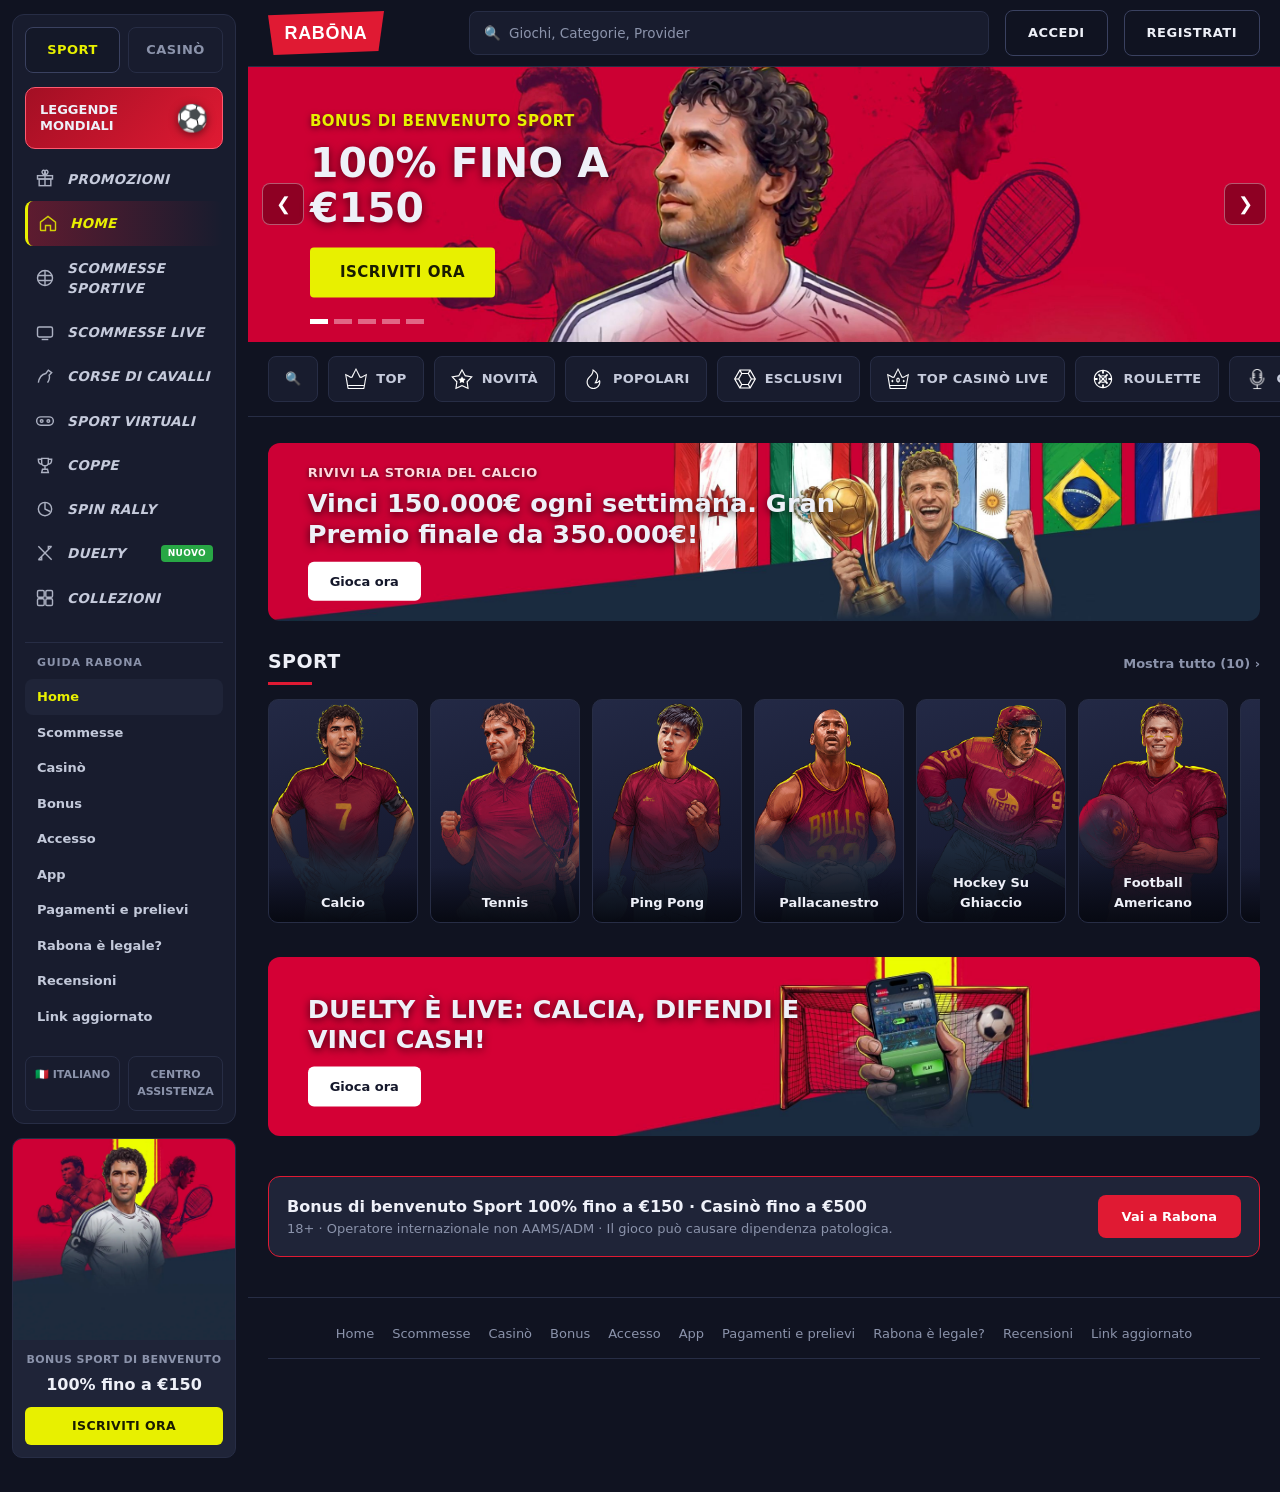
<file: it-it/index.html>
<!doctype html>
<html lang="it">
<head>
<meta charset="utf-8">
<meta name="viewport" content="width=device-width, initial-scale=1">
<title>Rabona Casino: sito ufficiale, bonus e recensione</title>
<meta name="description" content="Recensione Rabona: giochi, sportsbook, bonus 100% fino a 500€, pagamenti e licenza Curaçao. Info su legalità in Italia e sito non-AAMS.">
<link rel="canonical" href="https://rabonacasinosit.com/it-it/">
<link rel="icon" type="image/svg+xml" href="/favicon.svg">
<link rel="alternate" hreflang="it-it" href="https://rabonacasinosit.com/it-it/">
<link rel="alternate" hreflang="x-default" href="https://rabonacasinosit.com/">
<link rel="stylesheet" href="/assets/style.css">
<script type="application/ld+json">{"@context":"https://schema.org","@type":"Organization","name":"Rabona","url":"https://rabonacasinosit.com/","logo":"https://rabonacasinosit.com/favicon.svg"}</script>
<script type="application/ld+json">{"@context":"https://schema.org","@type":"WebSite","name":"Rabona","url":"https://rabonacasinosit.com/"}</script>
<script type="application/ld+json">{"@context":"https://schema.org","@type":"BreadcrumbList","itemListElement":[{"@type":"ListItem","position":1,"name":"Home","item":"https://rabonacasinosit.com/"}]}</script>
<script type="application/ld+json">{"@context":"https://schema.org","@type":"FAQPage","mainEntity":[{"@type":"Question","name":"È Rabona legale in Italia?","acceptedAnswer":{"@type":"Answer","text":"No. L'operatore ha solo licenza Curaçao eGaming e non la licenza ADM/AAMS. È un sito non-AAMS e può finire sotto blocco ADM sul territorio italiano."}},{"@type":"Question","name":"Come si riscatta il bonus di benvenuto?","acceptedAnswer":{"@type":"Answer","text":"Ti registri, depositi l'importo minimo, attivi il 100% fino a 500€ + giri gratis, poi chiudi il rollover x35 sui giochi ammessi entro la scadenza. Solo dopo puoi chiedere il prelievo della somma convertita, sempre che le altre regole (KYC, max bet) siano rispettate."}},{"@type":"Question","name":"Quali metodi di pagamento sono accettati?","acceptedAnswer":{"@type":"Answer","text":"Visa, Mastercard, Skrill, Neteller e criptovalute. I prelievi, con account verificato, sono indicati in 24–48 ore sui metodi elettronici più usati."}},{"@type":"Question","name":"È sicuro giocare su Rabona Casino?","acceptedAnswer":{"@type":"Answer","text":"Sul piano tecnico sì: RNG certificato da iTech Labs, SSL 128 bit e procedure KYC standard di settore. Sul piano legale, per l'Italia, resta un operatore non-AAMS: la sicurezza del sito non equivale alla licenza ADM. Gioca solo se sei maggiorenne e con un budget che puoi permetterti di perdere."}}]}</script>
<style>
.seo h3{color:#c3c9da;font-size:15.5px;font-weight:800;margin:18px 0 8px}
.seo ul,.seo ol{color:#8f97ad;font-size:14px;margin:0 0 14px;padding-left:22px;line-height:1.7}
.seo li{margin-bottom:6px}
.seo table{width:100%;border-collapse:collapse;margin:14px 0;font-size:13.5px}
.seo td,.seo th{border:1px solid var(--line);padding:8px 10px;color:#8f97ad;text-align:left;vertical-align:top}
.seo th{color:#c3c9da;background:var(--panel2)}
.seo details{background:var(--panel);border:1px solid var(--line);border-radius:10px;margin:0 0 8px;padding:0 14px}
.seo summary{cursor:pointer;font-weight:700;color:#eef0f8;padding:12px 0;font-size:14px}
.seo details p{padding-bottom:12px}
.seo a{color:var(--lime)}
.seo a:hover{text-decoration:underline}
.subtop{background:var(--panel);border-bottom:1px solid var(--line);padding:24px 20px}
.subtop .crumbs{font-size:12px;color:var(--mut);margin-bottom:8px}
.subtop .crumbs a{color:var(--mut)}
.subtop h1{margin:0;font-size:24px;color:#eef0f8;line-height:1.3;font-weight:800}
.ctabox{display:flex;align-items:center;justify-content:space-between;gap:14px;flex-wrap:wrap;background:var(--panel2);border:1px solid var(--red);border-radius:12px;padding:18px;margin:26px 0}
.ctabox .t{font-weight:800;color:#eef0f8;font-size:16px}
.ctabox .s{color:var(--mut);font-size:13px}
.ctabox .go{background:var(--red);color:#fff;border-radius:8px;padding:12px 24px;font-weight:800;font-size:13px;white-space:nowrap}
.ctabox .go:hover{background:var(--red2)}
.sb-guide{margin-top:14px;border-top:1px solid var(--line);padding-top:12px}
.sb-guide .t{font-size:11px;letter-spacing:.8px;text-transform:uppercase;color:var(--mut);padding:0 12px 8px;font-weight:800}
.sb-guide a{display:block;padding:8px 12px;border-radius:8px;color:#c3c9da;font-size:13px;font-weight:600}
.sb-guide a:hover{background:var(--panel2);color:#fff}
.sb-guide a.on{background:var(--panel2);color:var(--lime)}
.cluster-foot{display:flex;flex-wrap:wrap;gap:6px 18px;justify-content:center;padding:0 0 14px;margin-bottom:14px;border-bottom:1px solid var(--line);font-size:13px}
.cluster-foot a{color:var(--mut)}
.cluster-foot a:hover{color:#fff}
.extras{margin:24px 20px 0;max-width:1100px}
.bonus-grid{display:grid;grid-template-columns:repeat(auto-fill,minmax(300px,1fr));gap:14px}
.bcard{background:var(--panel);border:1px solid var(--line);border-radius:12px;overflow:hidden;display:flex;flex-direction:column;transition:transform .15s}
.bcard:hover{transform:translateY(-3px)}
.bcard img{width:100%;aspect-ratio:16/7;object-fit:cover}
.bcard .bb{padding:14px}
.bcard .bt{font-weight:800;color:#eef0f8;font-size:13.5px}
.bcard .bd{color:var(--lime);font-weight:800;font-size:16px;margin:4px 0 10px}
.bcard .bgo{display:inline-block;background:var(--red);color:#fff;border-radius:8px;padding:9px 16px;font-weight:800;font-size:12.5px}
.login-card{max-width:420px;background:var(--panel);border:1px solid var(--line);border-radius:12px;padding:22px}
.login-card .lt{font-weight:800;color:#eef0f8;font-size:16px;margin-bottom:12px}
.login-card .f{display:flex;flex-direction:column;gap:10px}
.login-card input{background:var(--bg);border:1px solid var(--line);border-radius:8px;padding:12px;color:#fff;font-size:14px;outline:none}
.login-card input:focus{border-color:var(--lime)}
.login-card .go{background:var(--red);color:#fff;border:0;border-radius:8px;padding:13px;font-weight:800;font-size:14px;cursor:pointer;text-align:center}
.login-card .lnk{font-size:12.5px;color:var(--mut);text-align:center}
.login-card .lnk a{color:var(--lime)}
.paychips{display:flex;flex-wrap:wrap;gap:8px}
.paychips span{background:var(--panel);border:1px solid var(--line);border-radius:8px;padding:9px 15px;font-size:12.5px;font-weight:800;color:#c3c9da}
.rate-box{background:var(--panel);border:1px solid var(--line);border-radius:12px;padding:20px;max-width:560px}
.rate-box .big{font-size:34px;font-weight:900;color:var(--lime)}
.rate-box .cap{color:var(--mut);font-size:12.5px;margin-bottom:6px}
.rate-row{display:flex;align-items:center;gap:10px;margin-top:10px;font-size:13px;color:#c3c9da}
.rate-row span{width:110px}
.rate-row .bar{flex:1;height:8px;background:var(--bg);border-radius:4px;overflow:hidden}
.rate-row .bar i{display:block;height:100%;background:var(--lime)}
.rate-row b{width:28px;text-align:right}
.stores{display:flex;gap:10px;flex-wrap:wrap;margin-top:14px}
.stores a{display:flex;align-items:center;gap:9px;background:#000;border:1px solid var(--line);border-radius:10px;padding:10px 18px;color:#fff;font-weight:700;font-size:13px}
.stores a small{display:block;font-size:10px;color:var(--mut);font-weight:600}
.stores a:hover{border-color:var(--lime)}
</style>
</head>
<body>
<div class="layout">
<aside class="sb">
<div class="sb-panel">
  <div class="sb-tabs"><a class="on" href="/referral-link">SPORT</a><a href="/referral-link">CASINÒ</a></div>
  <a class="sb-promo" href="/referral-link"><span>Leggende Mondiali</span><span class="ball">&#9917;</span></a>
  <nav class="sb-nav">
    <a href="/referral-link"><svg viewBox="0 0 24 24"><rect x="3" y="8" width="18" height="4"/><rect x="5" y="12" width="14" height="8"/><path d="M12 8v12M12 8c-2-1-5-4-3-6s5 2 3 6zm0 0c2-1 5-4 3-6s-5 2-3 6z"/></svg><span>Promozioni</span></a>
    <a href="/" class="on"><svg viewBox="0 0 24 24"><path d="M3 11l9-7 9 7v9a1 1 0 0 1-1 1h-5v-6h-6v6H4a1 1 0 0 1-1-1z"/></svg><span>Home</span></a>
    <a href="/referral-link"><svg viewBox="0 0 24 24"><circle cx="12" cy="12" r="9"/><path d="M12 3v18M3.5 9h17M3.5 15h17"/></svg><span>Scommesse Sportive</span></a>
    <a href="/referral-link"><svg viewBox="0 0 24 24"><rect x="3" y="6" width="18" height="12" rx="2"/><path d="M8 21h8"/></svg><span>Scommesse Live</span></a>
    <a href="/referral-link"><svg viewBox="0 0 24 24"><path d="M4 20c1-6 4-10 9-11l3-4 4 3-3 3c1 3 0 6-2 9"/></svg><span>Corse di Cavalli</span></a>
    <a href="/referral-link"><svg viewBox="0 0 24 24"><rect x="2" y="7" width="20" height="10" rx="5"/><circle cx="8" cy="12" r="1.6"/><circle cx="16" cy="12" r="1.6"/></svg><span>Sport Virtuali</span></a>
    <a href="/referral-link"><svg viewBox="0 0 24 24"><path d="M8 4h8v5a4 4 0 0 1-8 0zM8 5H4c0 4 2 6 4 6M16 5h4c0 4-2 6-4 6M12 13v4M8 21h8l-1-4h-6z"/></svg><span>Coppe</span></a>
    <a href="/referral-link"><svg viewBox="0 0 24 24"><circle cx="12" cy="12" r="8"/><path d="M12 4v8l6 3"/></svg><span>Spin Rally</span></a>
    <a href="/referral-link"><svg viewBox="0 0 24 24"><path d="M4 20L20 4M4 4l16 16M4 20h4v-4M20 4h-4v4"/></svg><span>Duelty</span><span class="nuovo">NUOVO</span></a>
    <a href="/referral-link"><svg viewBox="0 0 24 24"><rect x="3" y="3" width="8" height="8" rx="1.5"/><rect x="13" y="3" width="8" height="8" rx="1.5"/><rect x="3" y="13" width="8" height="8" rx="1.5"/><rect x="13" y="13" width="8" height="8" rx="1.5"/></svg><span>Collezioni</span></a>
  </nav>
  <div class="sb-guide"><div class="t">Guida Rabona</div><a href="/" class="on">Home</a><a href="/scommesse/">Scommesse</a><a href="/casino/">Casinò</a><a href="/bonus/">Bonus</a><a href="/accesso/">Accesso</a><a href="/app/">App</a><a href="/prelievi/">Pagamenti e prelievi</a><a href="/legale/">Rabona è legale?</a><a href="/recensioni/">Recensioni</a><a href="/link-aggiornato/">Link aggiornato</a></div>
  <div class="sb-foot"><a href="/referral-link">&#127470;&#127481; Italiano</a><a href="/referral-link">Centro Assistenza</a></div>
</div>
<div class="sb-hold">
  <a class="sb-bonus" href="/referral-link">
    <img src="/assets/dimg/promo-side.webp" alt="Bonus Sport di Benvenuto">
    <div class="sb-bonus-body">
      <div class="n">Bonus Sport di Benvenuto</div>
      <div class="v">100% fino a €150</div>
      <span class="b">Iscriviti ora</span>
    </div>
  </a>
</div>
</aside>
<main>
  <header class="hd">
    <a class="logo" href="/"><img src="/assets/logo.svg" alt="Rabona"></a>
    <a class="search" href="/referral-link"><span>&#128269;</span> Giochi, Categorie, Provider</a>
    <a class="btn" href="/referral-link">ACCEDI</a>
    <a class="btn" href="/referral-link">REGISTRATI</a>
  </header>
  <section class="slider"><div id="slides"><div class="slide on"><img src="/assets/dimg/4c02b1fe-6540-47ee-a60f-c1b755802f4c-rauldesktopfirstframe-2.jpg" alt="Bonus di benvenuto Sport" loading="eager"><div class="body"><div class="t">Bonus di benvenuto Sport</div><div class="d">100% fino a €150</div><a class="cta" href="/referral-link">Iscriviti ora</a></div></div><div class="slide"><img src="/assets/dimg/DxBIM3uL0PmxdJ.jpg" alt="Bonus di benvenuto Casinò" loading="lazy"><div class="body"><div class="t">Bonus di benvenuto Casinò</div><div class="d">100% fino a €500 + 200 Giri</div><a class="cta" href="/referral-link">Iscriviti ora</a></div></div><div class="slide"><img src="/assets/dimg/5Bh5Kft5AfzOnF.jpg" alt="Bonus Casinò live" loading="lazy"><div class="body"><div class="t">Bonus sul primo deposito del Casinò live</div><div class="d">100% fino a €250</div><a class="cta" href="/referral-link">Iscriviti ora</a></div></div><div class="slide"><img src="/assets/dimg/tBlF3d9jqXUIoj.jpg" alt="Bonus Sport Cripto" loading="lazy"><div class="body"><div class="t">Bonus di benvenuto Sport Cripto</div><div class="d">100% fino a 200 USDT</div><a class="cta" href="/referral-link">Iscriviti ora</a></div></div><div class="slide"><img src="/assets/dimg/JvkxrFOY9YgJtk.jpg" alt="Bonus Casinò Cripto" loading="lazy"><div class="body"><div class="t">Bonus di benvenuto Casinò Cripto</div><div class="d">200% fino a 3.000 USDT</div><a class="cta" href="/referral-link">Iscriviti ora</a></div></div></div><button class="sl-nav p" id="sprev">&#10094;</button><button class="sl-nav n" id="snext">&#10095;</button><div class="sl-dots" id="sdots"></div></section>
  <div class="cats"><a class="cat" href="/referral-link"><span>&#128269;</span></a><a class="cat" href="/referral-link"><img src="/assets/dimg/Z57LRlP9J5iTiS.svg" alt="" loading="lazy">Top</a><a class="cat" href="/referral-link"><img src="/assets/dimg/eFwIgzffZrAAai.svg" alt="" loading="lazy">Novità</a><a class="cat" href="/referral-link"><img src="/assets/dimg/NBJ7F605nI6GjE.svg" alt="" loading="lazy">Popolari</a><a class="cat" href="/referral-link"><img src="/assets/dimg/tarXW1TI0064EE.svg" alt="" loading="lazy">Esclusivi</a><a class="cat" href="/referral-link"><img src="/assets/dimg/SsovY1Sb7EKn9b.svg" alt="" loading="lazy">Top Casinò Live</a><a class="cat" href="/referral-link"><img src="/assets/dimg/pYWgAuDUHaDzUD.svg" alt="" loading="lazy">Roulette</a><a class="cat" href="/referral-link"><img src="/assets/dimg/v1LgX7MowL5lBP.png" alt="" loading="lazy">Game Show</a><a class="cat" href="/referral-link"><img src="/assets/dimg/Fq8OGCMWu8isph.svg" alt="" loading="lazy">Blackjack</a><a class="cat" href="/referral-link"><img src="/assets/dimg/5c3YQnuz4L46GD.svg" alt="" loading="lazy">Hot Jackpot</a><a class="cat" href="/referral-link"><img src="/assets/dimg/4V632HmUxdws8i.svg" alt="" loading="lazy">Slot</a><a class="cat" href="/referral-link"><img src="/assets/dimg/8Ueed4k1MpXPlS.svg" alt="" loading="lazy">Tutti i Giochi</a><a class="cat" href="/referral-link"><img src="/assets/dimg/cCA6lUlALE6TA0.svg" alt="" loading="lazy">Mondiali</a></div>
  <section class="intro">
    <h1>Ti diamo il benvenuto su Rabona: la piattaforma per gli appassionati di Casinò e Scommesse Sportive online!</h1>
    <p>Scopri uno straordinario mondo dove l'emozione dell'azione del casinò in stile Las Vegas incontra l'adrenalina delle scommesse sullo sport live. Al Casinò e Sportsbook di Rabona, non ci si ferma mai e le opportunità di vincita sono a portata di click! Scopri le ultime novità Rabona e goditi il migliore intrattenimento al massimo.</p>
  </section>
  <section class="sec"><div class="sec-h"><h2>Top Eventi</h2><a class="all" href="/referral-link">Mostra tutto ›</a></div><div class="events"><div class="ev"><div class="st"><span class="live">LIVE</span><span>42'</span><span>·</span><span>Mondiali 2026</span></div><div class="teams"><div>Francia <span class="sc">0</span></div><div>Marocco <span class="sc">0</span></div></div><div class="odds"><a href="/referral-link"><b>1.62</b><i>Francia</i></a><a href="/referral-link"><b>3.20</b><i>X</i></a><a href="/referral-link"><b>7.50</b><i>Marocco</i></a></div></div><div class="ev"><div class="st"><span class="live">LIVE</span><span>83'</span><span>·</span><span>Conference League</span></div><div class="teams"><div>Sarajevo <span class="sc">0</span></div><div>Inter Turku <span class="sc">1</span></div></div><div class="odds"><a href="/referral-link"><b>31.00</b><i>Sarajevo</i></a><a href="/referral-link"><b>4.75</b><i>X</i></a><a href="/referral-link"><b>1.19</b><i>Inter Turku</i></a></div></div><div class="ev"><div class="st"><span class="live">LIVE</span><span>73'</span><span>·</span><span>Conference League</span></div><div class="teams"><div>Dinamo Tirana <span class="sc">0</span></div><div>Astana <span class="sc">1</span></div></div><div class="odds"><a href="/referral-link"><b>61.00</b><i>Dinamo Tirana</i></a><a href="/referral-link"><b>5.75</b><i>X</i></a><a href="/referral-link"><b>1.11</b><i>Astana</i></a></div></div><div class="ev"><div class="st"><span>21:00 · 10/07</span><span>·</span><span>Mondiali 2026</span></div><div class="teams"><div>Spagna </div><div>Belgio </div></div><div class="odds"><a href="/referral-link"><b>1.69</b><i>Spagna</i></a><a href="/referral-link"><b>3.80</b><i>X</i></a><a href="/referral-link"><b>5.00</b><i>Belgio</i></a></div></div></div></section>
  <a class="wide" href="/referral-link"><img src="/assets/dimg/EpJiGBcwdhLaPE.jpg" alt="" loading="lazy"><div class="body"><div class="txt">Rivivi la storia del calcio</div><div class="ttl">Vinci 150.000€ ogni settimana. Gran Premio finale da 350.000€!</div><span class="cta">Gioca ora</span></div></a>
  <section class="sec"><div class="sec-h"><h2>Sport</h2><a class="all" href="/referral-link">Mostra tutto (10) ›</a></div><div class="sports"><a class="sp" href="/referral-link"><img src="/assets/dimg/e8eb7d6b-bba0-441a-bb6a-0ce7f8926011-football.png" alt="calcio" loading="lazy"><div class="nm">calcio</div></a><a class="sp" href="/referral-link"><img src="/assets/dimg/POQnqDAlVMubwD.png" alt="tennis" loading="lazy"><div class="nm">tennis</div></a><a class="sp" href="/referral-link"><img src="/assets/dimg/h4J1mO8LwkkOpV.png" alt="ping pong" loading="lazy"><div class="nm">ping pong</div></a><a class="sp" href="/referral-link"><img src="/assets/dimg/v3IpKyGcEmnLEd.png" alt="pallacanestro" loading="lazy"><div class="nm">pallacanestro</div></a><a class="sp" href="/referral-link"><img src="/assets/dimg/CRMbfxWohGaaTB.png" alt="hockey su ghiaccio" loading="lazy"><div class="nm">hockey su ghiaccio</div></a><a class="sp" href="/referral-link"><img src="/assets/dimg/iNf7dcwAofJLyZ.png" alt="football americano" loading="lazy"><div class="nm">football americano</div></a><a class="sp" href="/referral-link"><img src="/assets/dimg/EOOHMDV50P0bb0.png" alt="baseball" loading="lazy"><div class="nm">baseball</div></a></div></section>
  <a class="wide" href="/referral-link"><img src="/assets/dimg/gVmfhhus8Wvyql.jpg" alt="" loading="lazy"><div class="body"><div class="ttl">DUELTY È LIVE: CALCIA, DIFENDI E VINCI CASH!</div><span class="cta">Gioca ora</span></div></a>
  <section class="sec"><div class="sec-h"><h2>Migliori giochi: Italia</h2><a class="all" href="/referral-link">Mostra tutto (756) ›</a></div><div class="gg gg--p"><a class="g" href="/referral-link"><img src="/assets/dimg/UwD56XvsnEPK3B.jpg" alt="Thunderline Express: Hold & Win" loading="lazy"><div class="lbl">nuovo</div><div class="idx">1</div><div class="hover"><div class="nm">Thunderline Express: Hold & Win</div><span class="play">Gioca</span><span class="demo">Demo</span></div></a><a class="g" href="/referral-link"><img src="/assets/dimg/sDXpKkoD4b0R6W.svg" alt="Book of Ra Magic" loading="lazy"><div class="lbl">nuovo</div><div class="idx">2</div><div class="hover"><div class="nm">Book of Ra Magic</div><span class="play">Gioca</span><span class="demo">Demo</span></div></a><a class="g" href="/referral-link"><img src="/assets/dimg/roGZ365uN1xJ9F.jpg" alt="40 Power Hot Triple Boost Golden Coins Link" loading="lazy"><div class="lbl">nuovo</div><div class="idx">3</div><div class="hover"><div class="nm">40 Power Hot Triple Boost Golden Coins Link</div><span class="play">Gioca</span><span class="demo">Demo</span></div></a><a class="g" href="/referral-link"><img src="/assets/dimg/3bde75f9-710a-4711-a4c7-c72e1404d0af-posterthumbnailroyal-strikebetora.jpg" alt="Royal Strike" loading="lazy"><div class="idx">4</div><div class="hover"><div class="nm">Royal Strike</div><span class="play">Gioca</span><span class="demo">Demo</span></div></a><a class="g" href="/referral-link"><img src="/assets/dimg/k8IJlrWKseEXhW.svg" alt="Hot Step 2 Extreme" loading="lazy"><div class="lbl">nuovo</div><div class="idx">5</div><div class="hover"><div class="nm">Hot Step 2 Extreme</div><span class="play">Gioca</span><span class="demo">Demo</span></div></a><a class="g" href="/referral-link"><img src="/assets/dimg/2vKHp78nZyoend.svg" alt="Thunder Ball Max" loading="lazy"><div class="idx">6</div><div class="hover"><div class="nm">Thunder Ball Max</div><span class="play">Gioca</span><span class="demo">Demo</span></div></a><a class="g" href="/referral-link"><img src="/assets/dimg/5B7xC3UzI4kCHu.jpg" alt="Bonbon Pop 1000" loading="lazy"><div class="idx">7</div><div class="hover"><div class="nm">Bonbon Pop 1000</div><span class="play">Gioca</span><span class="demo">Demo</span></div></a><a class="g" href="/referral-link"><img src="/assets/dimg/7d2d9002-806d-465d-9be0-36a555b1e922-imagex3well-of-richesnovomatic.jpg" alt="Well of Riches" loading="lazy"><div class="lbl">nuovo</div><div class="idx">8</div><div class="hover"><div class="nm">Well of Riches</div><span class="play">Gioca</span><span class="demo">Demo</span></div></a><a class="g" href="/referral-link"><img src="/assets/dimg/rhq9jzpsBpdPpR.svg" alt="Break the Piggy Bank" loading="lazy"><div class="idx">9</div><div class="hover"><div class="nm">Break the Piggy Bank</div><span class="play">Gioca</span><span class="demo">Demo</span></div></a><a class="g" href="/referral-link"><img src="/assets/dimg/M1RH4EzlSGgFY1.svg" alt="Coin Win Express: Hold the Spin" loading="lazy"><div class="lbl">nuovo</div><div class="idx">10</div><div class="hover"><div class="nm">Coin Win Express: Hold the Spin</div><span class="play">Gioca</span><span class="demo">Demo</span></div></a><a class="g" href="/referral-link"><img src="/assets/dimg/lVPusg1LA0hRUE.jpg" alt="Xmas Drop" loading="lazy"><div class="lbl">nuovo</div><div class="idx">11</div><div class="hover"><div class="nm">Xmas Drop</div><span class="play">Gioca</span><span class="demo">Demo</span></div></a><a class="g" href="/referral-link"><img src="/assets/dimg/ZdkFntuo5qup0T.jpg" alt="Mighty Wild Panther: Grand Gold Edition" loading="lazy"><div class="idx">12</div><div class="hover"><div class="nm">Mighty Wild Panther: Grand Gold Edition</div><span class="play">Gioca</span><span class="demo">Demo</span></div></a><a class="g" href="/referral-link"><img src="/assets/dimg/NL4wv9ZyMZyiTD.jpg" alt="Fortune Coins Unlimited Fortune" loading="lazy"><div class="lbl">nuovo</div><div class="idx">13</div><div class="hover"><div class="nm">Fortune Coins Unlimited Fortune</div><span class="play">Gioca</span><span class="demo">Demo</span></div></a><a class="g" href="/referral-link"><img src="/assets/dimg/9p1YqWpBLcDAht.jpeg" alt="Wild Hot 40 Deluxe" loading="lazy"><div class="lbl">nuovo</div><div class="idx">14</div><div class="hover"><div class="nm">Wild Hot 40 Deluxe</div><span class="play">Gioca</span><span class="demo">Demo</span></div></a><a class="g" href="/referral-link"><img src="/assets/dimg/Zav2wKqg6GIp5G.jpg" alt="Majestic King" loading="lazy"><div class="idx">15</div><div class="hover"><div class="nm">Majestic King</div><span class="play">Gioca</span><span class="demo">Demo</span></div></a><a class="g" href="/referral-link"><img src="/assets/dimg/VXaqSYMb3h8XV4.jpg" alt="Divine Fortune Gold" loading="lazy"><div class="jack">13.185,92 €</div><div class="lbl">nuovo</div><div class="idx">16</div><div class="hover"><div class="nm">Divine Fortune Gold</div><span class="play">Gioca</span><span class="demo">Demo</span></div></a><a class="g" href="/referral-link"><img src="/assets/dimg/5ded0bae-eaef-46f5-8f78-0864cf45d82d-posterthumbnail3-thunder-coins-hold-and-winplayson.jpg" alt="3 Thunder Coins: Hold and Win" loading="lazy"><div class="lbl">nuovo</div><div class="idx">17</div><div class="hover"><div class="nm">3 Thunder Coins: Hold and Win</div><span class="play">Gioca</span><span class="demo">Demo</span></div></a><a class="g" href="/referral-link"><img src="/assets/dimg/yJs8aJlWOOeoHy.svg" alt="Piggy Brick Bonanza" loading="lazy"><div class="idx">18</div><div class="hover"><div class="nm">Piggy Brick Bonanza</div><span class="play">Gioca</span><span class="demo">Demo</span></div></a><a class="g more" href="/referral-link">Altri giochi ›</a></div></section>
  <section class="sec"><div class="sec-h"><h2>Novità</h2><a class="all" href="/referral-link">Mostra tutto (739) ›</a></div><div class="gg gg--p"><a class="g" href="/referral-link"><img src="/assets/dimg/c114fec4-ad5f-4070-a57a-b7bb319b2d31-posterthumbnail25-red-hot-7-clover-linknovomatic.jpeg" alt="25 Red Hot 7 Clover Link" loading="lazy"><div class="hover"><div class="nm">25 Red Hot 7 Clover Link</div><span class="play">Gioca</span><span class="demo">Demo</span></div></a><a class="g" href="/referral-link"><img src="/assets/dimg/372e4891-2b75-4ef5-a78e-fb5d0fdb810d-imagex33-scarabs-of-rebirthspinomenal.jpg" alt="3 Scarabs Of Rebirth" loading="lazy"><div class="lbl">nuovo</div><div class="hover"><div class="nm">3 Scarabs Of Rebirth</div><span class="play">Gioca</span><span class="demo">Demo</span></div></a><a class="g" href="/referral-link"><img src="/assets/dimg/5b8db376-eeb4-4798-a06a-4ec5766c37b1-flamefruits400x600.svg" alt="Flame Fruits Frenzy Hold and Win" loading="lazy"><div class="hover"><div class="nm">Flame Fruits Frenzy Hold and Win</div><span class="play">Gioca</span><span class="demo">Demo</span></div></a><a class="g" href="/referral-link"><img src="/assets/dimg/k6rvuC9WKcUS9G.jpg" alt="Mighty Hot: Amazonia" loading="lazy"><div class="lbl">nuovo</div><div class="hover"><div class="nm">Mighty Hot: Amazonia</div><span class="play">Gioca</span><span class="demo">Demo</span></div></a><a class="g" href="/referral-link"><img src="/assets/dimg/e8484139-a00b-4270-abff-f132aa3c102a-posterthumbnailsuper-pyramid-of-goldhold--winpenguin-king.jpg" alt="Super Pyramid of Gold: Hold & Win" loading="lazy"><div class="lbl">nuovo</div><div class="hover"><div class="nm">Super Pyramid of Gold: Hold & Win</div><span class="play">Gioca</span><span class="demo">Demo</span></div></a><a class="g" href="/referral-link"><img src="/assets/dimg/43bf689c-4c4c-4fa7-915b-e14f58ff8817-posterthumbnailfurry-ballonveli-play.jpg" alt="Fury Balloon" loading="lazy"><div class="hover"><div class="nm">Fury Balloon</div><span class="play">Gioca</span><span class="demo">Demo</span></div></a><a class="g" href="/referral-link"><img src="/assets/dimg/24e3acc4-b11f-4436-9937-58c1024fb21a-3potsofcaishen400x600.svg" alt="3 Pots of Cai Shen" loading="lazy"><div class="lbl">nuovo</div><div class="hover"><div class="nm">3 Pots of Cai Shen</div><span class="play">Gioca</span><span class="demo">Demo</span></div></a><a class="g" href="/referral-link"><img src="/assets/dimg/c6d99f95-63b3-4f46-b8c9-4eaeae81fc70-posterthumbnailjoker-power-spin-hold-and-winbetora.jpg" alt="Joker Power Spin Hold and Win" loading="lazy"><div class="hover"><div class="nm">Joker Power Spin Hold and Win</div><span class="play">Gioca</span><span class="demo">Demo</span></div></a><a class="g" href="/referral-link"><img src="/assets/dimg/6ffda843-bc53-4e58-87d1-1c1b7f7ff0cb-imagex3regal-spins-40-pate-linkpateplay.jpg" alt="Regal Spins 40 Pate Link" loading="lazy"><div class="lbl">nuovo</div><div class="hover"><div class="nm">Regal Spins 40 Pate Link</div><span class="play">Gioca</span><span class="demo">Demo</span></div></a><a class="g" href="/referral-link"><img src="/assets/dimg/e39ff971-fad7-47ea-beaa-0936907fac8c-posterthumbnailcoin-of-lightning-2tada.jpg" alt="Coin of Lightning 2" loading="lazy"><div class="lbl">nuovo</div><div class="hover"><div class="nm">Coin of Lightning 2</div><span class="play">Gioca</span><span class="demo">Demo</span></div></a><a class="g" href="/referral-link"><img src="/assets/dimg/7aefaee5-00b1-45cc-8331-53f5fb461bec-400x600ex.svg" alt="Triple Joker Catcher" loading="lazy"><div class="hover"><div class="nm">Triple Joker Catcher</div><span class="play">Gioca</span><span class="demo">Demo</span></div></a><a class="g" href="/referral-link"><img src="/assets/dimg/ca13eccc-49d5-4827-adbe-12c3b448083a-posterthumbnailburning-coins-100endorphina.jpg" alt="Burning Coins 100" loading="lazy"><div class="lbl">nuovo</div><div class="hover"><div class="nm">Burning Coins 100</div><span class="play">Gioca</span><span class="demo">Demo</span></div></a><a class="g" href="/referral-link"><img src="/assets/dimg/xEv42a4PGQJfmq.jpeg" alt="Star Boost: Hold and Win" loading="lazy"><div class="lbl">nuovo</div><div class="hover"><div class="nm">Star Boost: Hold and Win</div><span class="play">Gioca</span><span class="demo">Demo</span></div></a><a class="g" href="/referral-link"><img src="/assets/dimg/19b60ade-138c-47eb-b218-2b657483ce14-posterthumbnailopa-santorinihacksaw.jpg" alt="Opa Santorini!" loading="lazy"><div class="lbl">nuovo</div><div class="hover"><div class="nm">Opa Santorini!</div><span class="play">Gioca</span><span class="demo">Demo</span></div></a><a class="g more" href="/referral-link">Altri giochi ›</a></div></section>
  <section class="sec"><div class="sec-h"><h2>Popolari</h2><a class="all" href="/referral-link">Mostra tutto (913) ›</a></div><div class="gg gg--p"><a class="g" href="/referral-link"><img src="/assets/dimg/VrLi7uduexTrKN.svg" alt="40 Mega Hotfire" loading="lazy"><div class="lbl">nuovo</div><div class="hover"><div class="nm">40 Mega Hotfire</div><span class="play">Gioca</span><span class="demo">Demo</span></div></a><a class="g" href="/referral-link"><img src="/assets/dimg/9AviUNS3RKimtQ.jpg" alt="Crack & Smash The Piggy Bank" loading="lazy"><div class="lbl">nuovo</div><div class="hover"><div class="nm">Crack & Smash The Piggy Bank</div><span class="play">Gioca</span><span class="demo">Demo</span></div></a><a class="g" href="/referral-link"><img src="/assets/dimg/77181038-cc51-4da3-a7fc-15ce69dc0e1d-45da301b430347dd9ba5d2.jpg" alt="100 Golden Coins: Reel Fishing" loading="lazy"><div class="hover"><div class="nm">100 Golden Coins: Reel Fishing</div><span class="play">Gioca</span><span class="demo">Demo</span></div></a><a class="g" href="/referral-link"><img src="/assets/dimg/MElxfnE2aCNfTt.svg" alt="Book of Ra Deluxe" loading="lazy"><div class="hover"><div class="nm">Book of Ra Deluxe</div><span class="play">Gioca</span><span class="demo">Demo</span></div></a><a class="g" href="/referral-link"><img src="/assets/dimg/8d1PV8QlCPBA3q.svg" alt="Hot Step" loading="lazy"><div class="lbl">nuovo</div><div class="hover"><div class="nm">Hot Step</div><span class="play">Gioca</span><span class="demo">Demo</span></div></a><a class="g" href="/referral-link"><img src="/assets/dimg/RdmmpfQwG932Xv.jpg" alt="Gemhalla Xtreme" loading="lazy"><div class="lbl">nuovo</div><div class="hover"><div class="nm">Gemhalla Xtreme</div><span class="play">Gioca</span><span class="demo">Demo</span></div></a><a class="g" href="/referral-link"><img src="/assets/dimg/ByjIzk2XjmprX8.jpg" alt="Joker Streak XL: Hold and Win" loading="lazy"><div class="hover"><div class="nm">Joker Streak XL: Hold and Win</div><span class="play">Gioca</span><span class="demo">Demo</span></div></a><a class="g" href="/referral-link"><img src="/assets/dimg/9wYKhr66ZDDJnx.jpg" alt="Golden Fate 1000" loading="lazy"><div class="hover"><div class="nm">Golden Fate 1000</div><span class="play">Gioca</span><span class="demo">Demo</span></div></a><a class="g" href="/referral-link"><img src="/assets/dimg/uuFjXh07kg9SCT.svg" alt="Tea Party of Fortune" loading="lazy"><div class="hover"><div class="nm">Tea Party of Fortune</div><span class="play">Gioca</span><span class="demo">Demo</span></div></a><a class="g" href="/referral-link"><img src="/assets/dimg/557iAokEvGAjTB.jpg" alt="Triple 5's: Supercharged" loading="lazy"><div class="lbl">nuovo</div><div class="hover"><div class="nm">Triple 5's: Supercharged</div><span class="play">Gioca</span><span class="demo">Demo</span></div></a><a class="g" href="/referral-link"><img src="/assets/dimg/spqh3CgFYmP69z.jpg" alt="Hot Ross" loading="lazy"><div class="lbl">nuovo</div><div class="hover"><div class="nm">Hot Ross</div><span class="play">Gioca</span><span class="demo">Demo</span></div></a><a class="g" href="/referral-link"><img src="/assets/dimg/789e4964-5b8c-4aaf-8648-1d4c3fa31e98-posterthumbnailtiger-of-fortuneevoplayex.jpg" alt="Tiger of Fortune" loading="lazy"><div class="hover"><div class="nm">Tiger of Fortune</div><span class="play">Gioca</span><span class="demo">Demo</span></div></a><a class="g" href="/referral-link"><img src="/assets/dimg/KY4tyCxg0IYXrk.jpg" alt="Thunder Coins XXL: Multicoin" loading="lazy"><div class="lbl">nuovo</div><div class="hover"><div class="nm">Thunder Coins XXL: Multicoin</div><span class="play">Gioca</span><span class="demo">Demo</span></div></a><a class="g" href="/referral-link"><img src="/assets/dimg/BgZr7PbTF2LNW6.jpg" alt="Mighty Wild: Gorilla" loading="lazy"><div class="lbl">nuovo</div><div class="hover"><div class="nm">Mighty Wild: Gorilla</div><span class="play">Gioca</span><span class="demo">Demo</span></div></a><a class="g more" href="/referral-link">Altri giochi ›</a></div></section>
  <section class="sec"><div class="sec-h"><h2>Top Casinò Live</h2><a class="all" href="/referral-link">Mostra tutto (73) ›</a></div><div class="gg gg--v"><a class="g" href="/referral-link"><img src="/assets/dimg/VcjvRVsOjYXECq.jpg" alt="Speed Roulette" loading="lazy"><div class="bet">0,10 € - 20.000 €</div><div class="res"><b class="black">13</b><b class="red">21</b><b class="black">22</b><b class="black">11</b><b class="black">17</b><b class="black">6</b><b class="red">5</b><b class="green">0</b></div><div class="hover"><div class="nm">Speed Roulette</div><span class="play">Gioca</span><span class="demo">Demo</span></div></a><a class="g" href="/referral-link"><img src="/assets/dimg/BsSHFgI3rt5HV3.jpg" alt="Gold Saloon Roulette" loading="lazy"><div class="hover"><div class="nm">Gold Saloon Roulette</div><span class="play">Gioca</span><span class="demo">Demo</span></div></a><a class="g" href="/referral-link"><img src="/assets/dimg/nJYAOoOqihUlK2.jpg" alt="Blackjack 77 - Ruby" loading="lazy"><div class="bet">50,00 € - 5000 €</div><div class="occ">&#128101; 5 / 7</div><div class="hover"><div class="nm">Blackjack 77 - Ruby</div><span class="play">Gioca</span><span class="demo">Demo</span></div></a><a class="g" href="/referral-link"><img src="/assets/dimg/oliNLOt0sPBaip.jpg" alt="Money Time" loading="lazy"><div class="bet">0,10 € - 4600 €</div><div class="hover"><div class="nm">Money Time</div><span class="play">Gioca</span><span class="demo">Demo</span></div></a><a class="g" href="/referral-link"><img src="/assets/dimg/iHVObCeGyLVdta.jpg" alt="Vegas Roulette 500x" loading="lazy"><div class="hover"><div class="nm">Vegas Roulette 500x</div><span class="play">Gioca</span><span class="demo">Demo</span></div></a><a class="g" href="/referral-link"><img src="/assets/dimg/vFnVqbl0cM2fWb.jpg" alt="Mega Roulette" loading="lazy"><div class="bet">0,10 € - 20.000 €</div><div class="res"><b class="black">35</b><b class="black">13</b><b class="black">26</b><b class="red">14</b><b class="black">29</b><b class="black">2</b><b class="red">27</b><b class="green">0</b></div><div class="hover"><div class="nm">Mega Roulette</div><span class="play">Gioca</span><span class="demo">Demo</span></div></a><a class="g" href="/referral-link"><img src="/assets/dimg/VPsWDc7oEPS5Vl.jpg" alt="Dynamic Roulette 120x" loading="lazy"><div class="hover"><div class="nm">Dynamic Roulette 120x</div><span class="play">Gioca</span><span class="demo">Demo</span></div></a><a class="g" href="/referral-link"><img src="/assets/dimg/fXISuBLH6IceiE.jpg" alt="Sweet Bonanza Candyland" loading="lazy"><div class="bet">0,20 € - 4500 €</div><div class="hover"><div class="nm">Sweet Bonanza Candyland</div><span class="play">Gioca</span><span class="demo">Demo</span></div></a><a class="g" href="/referral-link"><img src="/assets/dimg/cVLMFEG6FzOmDr.jpg" alt="Gates of Olympus Roulette" loading="lazy"><div class="bet">0,10 € - 5000 €</div><div class="res"><b class="red">9</b><b class="red">27</b><b class="red">14</b><b class="red">12</b><b class="black">15</b><b class="black">13</b><b class="red">5</b><b class="red">32</b></div><div class="hover"><div class="nm">Gates of Olympus Roulette</div><span class="play">Gioca</span><span class="demo">Demo</span></div></a><a class="g" href="/referral-link"><img src="/assets/dimg/fxsRFBM1s0ruXt.png" alt="Land of Ra" loading="lazy"><div class="hover"><div class="nm">Land of Ra</div><span class="play">Gioca</span><span class="demo">Demo</span></div></a><a class="g" href="/referral-link"><img src="/assets/dimg/Pd837uX3sDP10E.jpg" alt="Joker's Show" loading="lazy"><div class="hover"><div class="nm">Joker's Show</div><span class="play">Gioca</span><span class="demo">Demo</span></div></a><a class="g" href="/referral-link"><img src="/assets/dimg/RuPifg9N7JjEOo.jpg" alt="Gravity Roulette" loading="lazy"><div class="hover"><div class="nm">Gravity Roulette</div><span class="play">Gioca</span><span class="demo">Demo</span></div></a><a class="g" href="/referral-link"><img src="/assets/dimg/c9keuu095SutOu.jpg" alt="ONE Blackjack 1" loading="lazy"><div class="bet">1,00 € - 10.000 €</div><div class="occ">&#128101; 272 / 800</div><div class="hover"><div class="nm">ONE Blackjack 1</div><span class="play">Gioca</span><span class="demo">Demo</span></div></a><a class="g" href="/referral-link"><img src="/assets/dimg/NrHT6NR8DhmGM3.jpg" alt="Roulette Azure" loading="lazy"><div class="bet">0,10 € - 20.000 €</div><div class="res"><b class="red">19</b><b class="red">21</b><b class="red">25</b><b class="red">32</b><b class="black">33</b><b class="red">34</b><b class="red">30</b><b class="black">35</b></div><div class="hover"><div class="nm">Roulette Azure</div><span class="play">Gioca</span><span class="demo">Demo</span></div></a><a class="g more" href="/referral-link">Altri giochi ›</a></div></section>
  <section class="sec"><div class="sec-h"><h2>Game Show</h2><a class="all" href="/referral-link">Mostra tutto (29) ›</a></div><div class="gg gg--h"><a class="g" href="/referral-link"><img src="/assets/dimg/BynbTldBZOFzRV.jpg" alt="Mega Roulette" loading="lazy"><div class="bet">0,10 € - 20.000 €</div><div class="hover"><div class="nm">Mega Roulette</div><span class="play">Gioca</span><span class="demo">Demo</span></div></a><a class="g" href="/referral-link"><img src="/assets/dimg/igmhJYfuAsncFr.jpg" alt="Money Time" loading="lazy"><div class="bet">0,10 € - 4600 €</div><div class="hover"><div class="nm">Money Time</div><span class="play">Gioca</span><span class="demo">Demo</span></div></a><a class="g" href="/referral-link"><img src="/assets/dimg/niEUhHNq3Wtb5D.png" alt="Land of Ra" loading="lazy"><div class="hover"><div class="nm">Land of Ra</div><span class="play">Gioca</span><span class="demo">Demo</span></div></a><a class="g" href="/referral-link"><img src="/assets/dimg/ji42z3qpdE6XpA.jpg" alt="Gravity Wheel" loading="lazy"><div class="hover"><div class="nm">Gravity Wheel</div><span class="play">Gioca</span><span class="demo">Demo</span></div></a><a class="g" href="/referral-link"><img src="/assets/dimg/GTZExy3yA4kZIK.jpg" alt="Candy Wheel" loading="lazy"><div class="hover"><div class="nm">Candy Wheel</div><span class="play">Gioca</span><span class="demo">Demo</span></div></a><a class="g" href="/referral-link"><img src="/assets/dimg/ltV5uMAKJzwiFf.jpg" alt="Mega Wheel" loading="lazy"><div class="bet">0,10 € - 2000 €</div><div class="hover"><div class="nm">Mega Wheel</div><span class="play">Gioca</span><span class="demo">Demo</span></div></a><a class="g" href="/referral-link"><img src="/assets/dimg/4eFWprGFHsdFga.jpg" alt="Cabaret Roulette" loading="lazy"><div class="hover"><div class="nm">Cabaret Roulette</div><span class="play">Gioca</span><span class="demo">Demo</span></div></a><a class="g" href="/referral-link"><img src="/assets/dimg/YFLrK8k9j9U8a1.jpg" alt="Treasure Island" loading="lazy"><div class="bet">0,10 € - 4200 €</div><div class="hover"><div class="nm">Treasure Island</div><span class="play">Gioca</span><span class="demo">Demo</span></div></a><a class="g more" href="/referral-link">Altri giochi ›</a></div></section>
  <section class="seo"><p>Chi cerca un casinò online internazionale con un catalogo bello ampio e lo sportsbook integrato prima o poi finisce su <strong>Rabona</strong>. Il sito gira su rabona.com, dietro c&#x27;è Rabona N.V. e punta a giocatori di più mercati, italiani e spagnoli compresi. Qui trovi una panoramica su prodotto, bonus, licenze e su cosa aspettarti se ci accedi dall&#x27;Italia.</p>
<h2>Cos&#x27;è Rabona Casino? Presentazione del marchio</h2>
<p>Il marchio, casinò online più scommesse sportive, è partito nel 2019. Lo gestisce Rabona N.V., con licenza Curaçao eGaming e dominio ufficiale rabona.com. La piattaforma mette insieme casinò, live e sportsbook, così passi dalle slot alle scommesse senza cambiare account. Il taglio è internazionale: interfaccia multilingue, occhio ai mercati ispanici e italiani. Non è il classico &quot;solo slot&quot;: il mix tra giochi da tavolo, live dealer e quote sportive è uno dei suoi tratti riconoscibili.</p>
<h2>Rabona Italia: legalità e licenze</h2>
<p>Sulla legalità mettiamo subito le cose in chiaro: la piattaforma <strong>non</strong> ha licenza ADM (ex AAMS). Lavora solo con la licenza di Curaçao eGaming. In Italia, quindi, rientra tra i siti <strong>non-AAMS</strong>.</p>
<p>La normativa attuale, blocchi ADM inclusi, può portare a restringere l&#x27;accesso al dominio dagli IP italiani. Non c&#x27;è nessuna zona &quot;grigia&quot; ufficialmente sicura. Giocare su operatori senza licenza ADM non è la stessa cosa del gioco regolato sul mercato italiano, e lo stesso discorso vale per la parte sportsbook. Prima di registrarti o depositare, valuta tu i rischi legali e l&#x27;accessibilità; questo testo non ti spinge ad aggirare i blocchi.</p>
<h2>Registrazione e verifica dell&#x27;account</h2>
<p>L&#x27;account si apre dal sito ufficiale:</p>
<ol>
<li>Compili il form con dati veri (nome, cognome, data di nascita, email, password).</li>
<li>Confermi di avere almeno <strong>18 anni</strong> e accetti termini e policy sul gioco responsabile.</li>
<li>Se vuoi, inserisci un codice promozionale (facoltativo).</li>
<li>Fatto l&#x27;account, accedi e completi la verifica KYC quando te la chiedono: documento d&#x27;identità valido e, se serve, prova di residenza o di pagamento.</li>
</ol>
<p>Il KYC è obbligatorio prima di sbloccare i prelievi. Meglio caricare copie nitide e che corrispondano ai dati del profilo. Account doppi o dati inventati di solito portano al blocco del profilo e alla perdita dei fondi, come da termini di servizio.</p>
<h2>Bonus di benvenuto e promozioni</h2>
<p>Il pacchetto d&#x27;ingresso tipico è un <strong>100% fino a 500€</strong> più giri gratis su slot selezionate. Il rollover indicato è <strong>x35</strong>: il bonus (e, a seconda delle regole del momento, a volte anche il deposito) va giocato 35 volte sui titoli ammessi prima di poter prelevare l&#x27;importo convertito. Un esempio: con 100€ di bonus e requisito x35 ti servono 3.500€ di volume di gioco valido. Controlla sempre quali giochi contribuiscono al 100% (le slot spesso in pieno, tavoli e live meno o zero), la scadenza del bonus e l&#x27;eventuale limite di puntata massima con i fondi bonus.</p>
<p>Oltre al benvenuto trovi:</p>
<ul>
<li>Un <strong>programma VIP</strong> a livelli, con limiti di prelievo più alti, bonus su misura e payout gestito con priorità.</li>
<li><strong>Tornei settimanali</strong> con premi cash o credit e classifiche basate sul volume di gioco sulle slot designate.</li>
</ul>
<p>Le condizioni cambiano: leggi il regolamento completo prima di dire sì. Vincite garantite non ne esistono; i bonus gonfiano il bankroll, ma in cambio c&#x27;è un volume di puntata da chiudere.</p>
<h2>Slot, casinò live e sportsbook</h2>
<p>Il catalogo supera i <strong>4.000 titoli</strong>, con un peso forte sulle slot e una presenza solida di tavoli e live. Provider di riferimento: <strong>NetEnt, Microgaming, Pragmatic Play</strong> ed <strong>Evolution Gaming</strong>.</p>
<table><tr><th>Categoria</th><th>Cosa trovi</th></tr><tr><td>Slot</td><td>Temi vari, free spin, bonus game, volatilità mista, jackpot e megaways</td></tr><tr><td>Giochi da tavolo RNG</td><td>Blackjack, roulette, baccarat, poker e varianti digitali</td></tr><tr><td>Casinò live</td><td>Blackjack, roulette e baccarat con croupier reali in streaming (Evolution e simili)</td></tr></table>
<p>La sezione live copre le tre discipline classiche con studi multipli e range di puntata diversi, dai tavoli low stake a quelli high roller.</p>
<p>Lo <strong>sportsbook</strong> integrato dà quote pre-match e <strong>live betting</strong> su calcio, tennis, basket e altri sport, con i mercati classici (esito finale, over/under, handicap) e le multiple. Restano però in piedi le stesse limitazioni di accesso e di status legale già viste per il mercato italiano.</p>
<p>I giochi usano RNG certificato; l&#x27;RTP dipende dal singolo titolo e lo trovi nella scheda del gioco, quando il provider lo mostra.</p>
<h2>Impegno verso il gioco responsabile e sicurezza</h2>
<p>L&#x27;operatore dichiara strumenti di controllo: <strong>limiti di deposito</strong>, limiti di sessione e <strong>autoesclusione</strong>, che attivi dal pannello account o via assistenza. Si gioca solo da maggiorenni (<strong>18+</strong>).</p>
<p>Su equità e protezione dati:</p>
<ul>
<li>RNG auditato da <strong>iTech Labs</strong>.</li>
<li><strong>Cifratura SSL a 128 bit</strong> su login, depositi e prelievi.</li>
</ul>
<p>Occhio, però. &quot;Casinò sicuro dal lato tecnico&quot; e &quot;prodotto legalmente autorizzato in Italia&quot; sono due cose diverse: la sicurezza informatica non sostituisce la licenza ADM.</p>
<h2>App, APK e versione mobile</h2>
<p>Niente app o APK da scaricare: la versione web è <strong>responsive</strong> e va dal browser di iPhone, iPad e smartphone Android. I menu restano a portata di pollice, e lo streaming live regge su connessioni <strong>4G e 5G</strong> stabili. La strada scelta dall&#x27;operatore è il browser, non un installatore di terze parti: evita gli APK da fonti non ufficiali, il rischio è malware e phishing.</p>
<h2>Metodi di pagamento e assistenza clienti</h2>
<p>Metodi comuni disponibili sulla piattaforma:</p>
<ul>
<li>Carte <strong>Visa</strong> e <strong>Mastercard</strong></li>
<li>Wallet <strong>Skrill</strong> e <strong>Neteller</strong></li>
<li><strong>Criptovalute</strong> (a seconda delle opzioni attive sul conto)</li>
</ul>
<p>I tempi di prelievo dichiarati dopo la verifica si aggirano sulle <strong>24–48 ore</strong> per i metodi elettronici; le carte possono chiedere qualche giorno in più. Limiti minimi e massimi cambiano per metodo e livello VIP: controlla il tab cassa prima di mandare i fondi.</p>
<p>Assistenza clienti:</p>
<ul>
<li><strong>Chat live 24/7</strong>, il canale più veloce (risposta in pochi minuti fuori dai picchi)</li>
<li><strong>Email</strong> per i ticket con allegati (documenti KYC, screenshot), risposta in 24–48 ore</li>
</ul>
<p>Manda sempre l&#x27;ID account e non dare la password a nessuno che si spacci per &quot;supporto&quot;.</p>
<h2>Domande frequenti su Rabona</h2>
<details><summary>È Rabona legale in Italia?</summary><p>No. L&#x27;operatore ha solo licenza Curaçao eGaming e <strong>non</strong> la licenza ADM/AAMS. È un sito non-AAMS e può finire sotto blocco ADM sul territorio italiano.</p></details>
<details><summary>Come si riscatta il bonus di benvenuto?</summary><p>Ti registri, depositi l&#x27;importo minimo, attivi il <strong>100% fino a 500€ + giri gratis</strong>, poi chiudi il <strong>rollover x35</strong> sui giochi ammessi entro la scadenza. Solo dopo puoi chiedere il prelievo della somma convertita, sempre che le altre regole (KYC, max bet) siano rispettate.</p></details>
<details><summary>Quali metodi di pagamento sono accettati?</summary><p>Visa, Mastercard, Skrill, Neteller e criptovalute. I prelievi, con account verificato, sono indicati in <strong>24–48 ore</strong> sui metodi elettronici più usati.</p></details>
<details><summary>È sicuro giocare su Rabona Casino?</summary><p>Sul piano tecnico sì: RNG certificato da iTech Labs, SSL 128 bit e procedure KYC standard di settore. Sul piano legale, per l&#x27;Italia, resta un operatore non-AAMS: la sicurezza del sito non equivale alla licenza ADM. Gioca solo se sei maggiorenne e con un budget che puoi permetterti di perdere.</p></details><div class="ctabox"><div><div class="t">Bonus di benvenuto Sport 100% fino a €150 · Casinò fino a €500</div>
<div class="s">18+ · Operatore internazionale non AAMS/ADM · Il gioco può causare dipendenza patologica.</div></div>
<a class="go" href="/referral-link">Vai a Rabona</a></div></section>
  <footer class="ft"><nav class="cluster-foot"><a href="/">Home</a><a href="/scommesse/">Scommesse</a><a href="/casino/">Casinò</a><a href="/bonus/">Bonus</a><a href="/accesso/">Accesso</a><a href="/app/">App</a><a href="/prelievi/">Pagamenti e prelievi</a><a href="/legale/">Rabona è legale?</a><a href="/recensioni/">Recensioni</a><a href="/link-aggiornato/">Link aggiornato</a></nav>
    <div class="ft-badges"><span>18+</span><span>Gioco Responsabile</span><span>Licenza internazionale</span></div>
    <p><strong>Rabona</strong> — piattaforma di scommesse sportive e casinò online. Operatore con licenza internazionale (non AAMS/ADM). Il gioco è vietato ai minori di 18 anni.</p>
    <p>Il gioco può causare dipendenza patologica. Gioca responsabilmente.</p>
  </footer>
</main>
</div>
<script>
(function(){
 var s=[].slice.call(document.querySelectorAll('#slides .slide'));
 var d=document.getElementById('sdots'),i=0,t;
 s.forEach(function(x,n){var b=document.createElement('b');if(!n)b.className='on';b.onclick=function(){go(n)};d.appendChild(b)});
 var ds=[].slice.call(d.children);
 function go(n){s[i].classList.remove('on');ds[i].classList.remove('on');i=(n+s.length)%s.length;s[i].classList.add('on');ds[i].classList.add('on');rs()}
 function rs(){clearInterval(t);t=setInterval(function(){go(i+1)},6000)}
 document.getElementById('snext').onclick=function(){go(i+1)};
 document.getElementById('sprev').onclick=function(){go(i-1)};
 rs();
})();
</script>
</body>
</html>
</file>
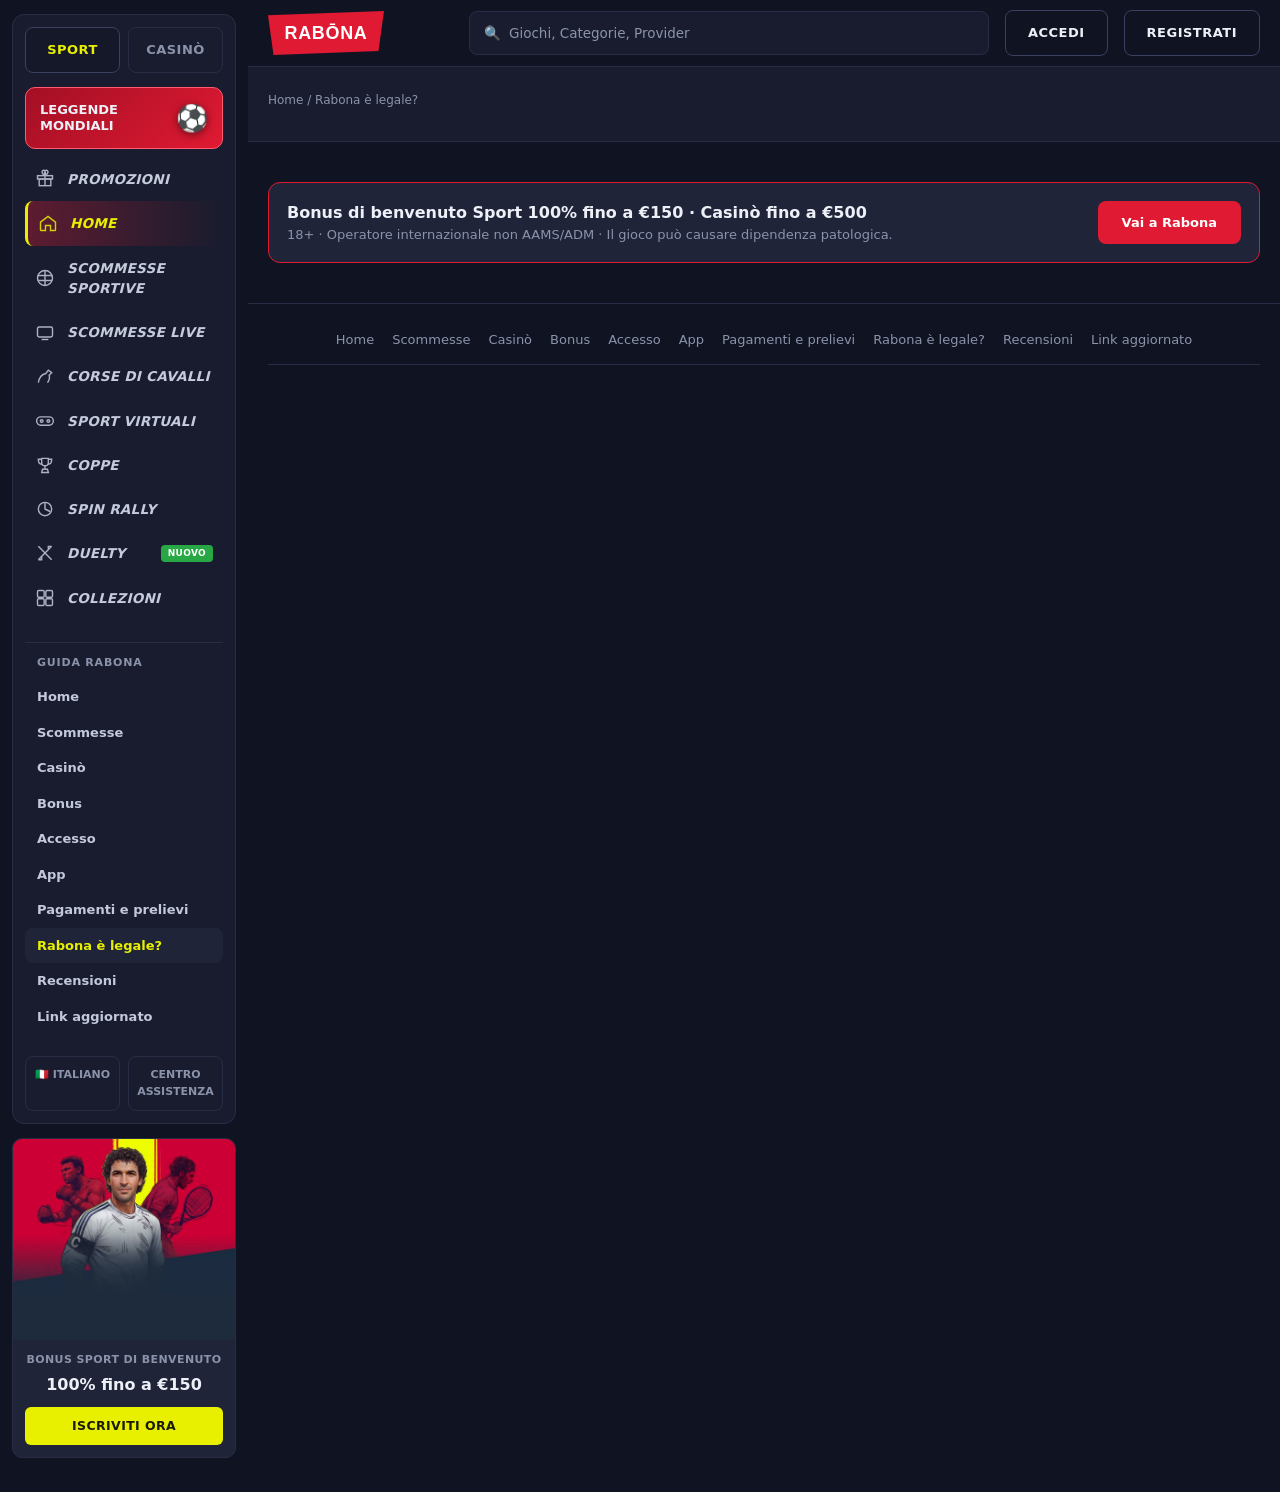
<file: legale/index.html>
<!doctype html>
<html lang="it">
<head>
<meta charset="utf-8">
<meta name="viewport" content="width=device-width, initial-scale=1">
<title>Rabona Scommesse è legale? Licenza AAMS/ADM</title>
<meta name="description" content="Scopri se Rabona ha licenza AAMS/ADM in Italia, i rischi della licenza Curaçao e come verificare bookmaker legali e sicuri.">
<link rel="canonical" href="https://rabonacasinosit.com/legale/">
<link rel="icon" type="image/svg+xml" href="/favicon.svg">
<link rel="alternate" hreflang="it-it" href="https://rabonacasinosit.com/legale/">
<link rel="alternate" hreflang="x-default" href="https://rabonacasinosit.com/">
<link rel="stylesheet" href="/assets/style.css">
<script type="application/ld+json">{"@context":"https://schema.org","@type":"BreadcrumbList","itemListElement":[{"@type":"ListItem","position":1,"name":"Home","item":"https://rabonacasinosit.com/"},{"@type":"ListItem","position":2,"name":"Rabona è legale?","item":"https://rabonacasinosit.com/legale/"}]}</script>

<script type="application/ld+json">{"@context":"https://schema.org","@type":"FAQPage","mainEntity":[{"@type":"Question","name":"Rabona è legale in Italia o in Spagna?","acceptedAnswer":{"@type":"Answer","text":"In nessuno dei due mercati: manca sia l'ADM italiana sia la DGOJ spagnola. Lavora solo con licenza Curaçao eGaming."}},{"@type":"Question","name":"Cosa succede se vinco su un sito senza licenza ADM?","acceptedAnswer":{"@type":"Answer","text":"Le somme restano vincolate alle regole del bookmaker e della giurisdizione di Curaçao: in Italia non hai un canale ufficiale per far valere il credito."}},{"@type":"Question","name":"Posso reclamare presso ADM se ho un problema con Rabona?","acceptedAnswer":{"@type":"Answer","text":"No. L'ADM interviene solo sugli operatori iscritti nell'elenco dei concessionari."}},{"@type":"Question","name":"Ci sono sanzioni per chi gioca su siti non AAMS?","acceptedAnswer":{"@type":"Answer","text":"Al momento non risultano multe dirette al giocatore, ma restano il rischio di blocco del sito e l'assenza di tutele. Meglio restare su operatori autorizzati."}}]}</script>
<style>
.seo h3{color:#c3c9da;font-size:15.5px;font-weight:800;margin:18px 0 8px}
.seo ul,.seo ol{color:#8f97ad;font-size:14px;margin:0 0 14px;padding-left:22px;line-height:1.7}
.seo li{margin-bottom:6px}
.seo table{width:100%;border-collapse:collapse;margin:14px 0;font-size:13.5px}
.seo td,.seo th{border:1px solid var(--line);padding:8px 10px;color:#8f97ad;text-align:left;vertical-align:top}
.seo th{color:#c3c9da;background:var(--panel2)}
.seo details{background:var(--panel);border:1px solid var(--line);border-radius:10px;margin:0 0 8px;padding:0 14px}
.seo summary{cursor:pointer;font-weight:700;color:#eef0f8;padding:12px 0;font-size:14px}
.seo details p{padding-bottom:12px}
.seo a{color:var(--lime)}
.seo a:hover{text-decoration:underline}
.subtop{background:var(--panel);border-bottom:1px solid var(--line);padding:24px 20px}
.subtop .crumbs{font-size:12px;color:var(--mut);margin-bottom:8px}
.subtop .crumbs a{color:var(--mut)}
.subtop h1{margin:0;font-size:24px;color:#eef0f8;line-height:1.3;font-weight:800}
.ctabox{display:flex;align-items:center;justify-content:space-between;gap:14px;flex-wrap:wrap;background:var(--panel2);border:1px solid var(--red);border-radius:12px;padding:18px;margin:26px 0}
.ctabox .t{font-weight:800;color:#eef0f8;font-size:16px}
.ctabox .s{color:var(--mut);font-size:13px}
.ctabox .go{background:var(--red);color:#fff;border-radius:8px;padding:12px 24px;font-weight:800;font-size:13px;white-space:nowrap}
.ctabox .go:hover{background:var(--red2)}
.sb-guide{margin-top:14px;border-top:1px solid var(--line);padding-top:12px}
.sb-guide .t{font-size:11px;letter-spacing:.8px;text-transform:uppercase;color:var(--mut);padding:0 12px 8px;font-weight:800}
.sb-guide a{display:block;padding:8px 12px;border-radius:8px;color:#c3c9da;font-size:13px;font-weight:600}
.sb-guide a:hover{background:var(--panel2);color:#fff}
.sb-guide a.on{background:var(--panel2);color:var(--lime)}
.cluster-foot{display:flex;flex-wrap:wrap;gap:6px 18px;justify-content:center;padding:0 0 14px;margin-bottom:14px;border-bottom:1px solid var(--line);font-size:13px}
.cluster-foot a{color:var(--mut)}
.cluster-foot a:hover{color:#fff}
.extras{margin:24px 20px 0;max-width:1100px}
.bonus-grid{display:grid;grid-template-columns:repeat(auto-fill,minmax(300px,1fr));gap:14px}
.bcard{background:var(--panel);border:1px solid var(--line);border-radius:12px;overflow:hidden;display:flex;flex-direction:column;transition:transform .15s}
.bcard:hover{transform:translateY(-3px)}
.bcard img{width:100%;aspect-ratio:16/7;object-fit:cover}
.bcard .bb{padding:14px}
.bcard .bt{font-weight:800;color:#eef0f8;font-size:13.5px}
.bcard .bd{color:var(--lime);font-weight:800;font-size:16px;margin:4px 0 10px}
.bcard .bgo{display:inline-block;background:var(--red);color:#fff;border-radius:8px;padding:9px 16px;font-weight:800;font-size:12.5px}
.login-card{max-width:420px;background:var(--panel);border:1px solid var(--line);border-radius:12px;padding:22px}
.login-card .lt{font-weight:800;color:#eef0f8;font-size:16px;margin-bottom:12px}
.login-card .f{display:flex;flex-direction:column;gap:10px}
.login-card input{background:var(--bg);border:1px solid var(--line);border-radius:8px;padding:12px;color:#fff;font-size:14px;outline:none}
.login-card input:focus{border-color:var(--lime)}
.login-card .go{background:var(--red);color:#fff;border:0;border-radius:8px;padding:13px;font-weight:800;font-size:14px;cursor:pointer;text-align:center}
.login-card .lnk{font-size:12.5px;color:var(--mut);text-align:center}
.login-card .lnk a{color:var(--lime)}
.paychips{display:flex;flex-wrap:wrap;gap:8px}
.paychips span{background:var(--panel);border:1px solid var(--line);border-radius:8px;padding:9px 15px;font-size:12.5px;font-weight:800;color:#c3c9da}
.rate-box{background:var(--panel);border:1px solid var(--line);border-radius:12px;padding:20px;max-width:560px}
.rate-box .big{font-size:34px;font-weight:900;color:var(--lime)}
.rate-box .cap{color:var(--mut);font-size:12.5px;margin-bottom:6px}
.rate-row{display:flex;align-items:center;gap:10px;margin-top:10px;font-size:13px;color:#c3c9da}
.rate-row span{width:110px}
.rate-row .bar{flex:1;height:8px;background:var(--bg);border-radius:4px;overflow:hidden}
.rate-row .bar i{display:block;height:100%;background:var(--lime)}
.rate-row b{width:28px;text-align:right}
.stores{display:flex;gap:10px;flex-wrap:wrap;margin-top:14px}
.stores a{display:flex;align-items:center;gap:9px;background:#000;border:1px solid var(--line);border-radius:10px;padding:10px 18px;color:#fff;font-weight:700;font-size:13px}
.stores a small{display:block;font-size:10px;color:var(--mut);font-weight:600}
.stores a:hover{border-color:var(--lime)}
</style>
</head>
<body>
<div class="layout">
<aside class="sb">
<div class="sb-panel">
  <div class="sb-tabs"><a class="on" href="/referral-link">SPORT</a><a href="/referral-link">CASINÒ</a></div>
  <a class="sb-promo" href="/referral-link"><span>Leggende Mondiali</span><span class="ball">&#9917;</span></a>
  <nav class="sb-nav">
    <a href="/referral-link"><svg viewBox="0 0 24 24"><rect x="3" y="8" width="18" height="4"/><rect x="5" y="12" width="14" height="8"/><path d="M12 8v12M12 8c-2-1-5-4-3-6s5 2 3 6zm0 0c2-1 5-4 3-6s-5 2-3 6z"/></svg><span>Promozioni</span></a>
    <a href="/" class="on"><svg viewBox="0 0 24 24"><path d="M3 11l9-7 9 7v9a1 1 0 0 1-1 1h-5v-6h-6v6H4a1 1 0 0 1-1-1z"/></svg><span>Home</span></a>
    <a href="/referral-link"><svg viewBox="0 0 24 24"><circle cx="12" cy="12" r="9"/><path d="M12 3v18M3.5 9h17M3.5 15h17"/></svg><span>Scommesse Sportive</span></a>
    <a href="/referral-link"><svg viewBox="0 0 24 24"><rect x="3" y="6" width="18" height="12" rx="2"/><path d="M8 21h8"/></svg><span>Scommesse Live</span></a>
    <a href="/referral-link"><svg viewBox="0 0 24 24"><path d="M4 20c1-6 4-10 9-11l3-4 4 3-3 3c1 3 0 6-2 9"/></svg><span>Corse di Cavalli</span></a>
    <a href="/referral-link"><svg viewBox="0 0 24 24"><rect x="2" y="7" width="20" height="10" rx="5"/><circle cx="8" cy="12" r="1.6"/><circle cx="16" cy="12" r="1.6"/></svg><span>Sport Virtuali</span></a>
    <a href="/referral-link"><svg viewBox="0 0 24 24"><path d="M8 4h8v5a4 4 0 0 1-8 0zM8 5H4c0 4 2 6 4 6M16 5h4c0 4-2 6-4 6M12 13v4M8 21h8l-1-4h-6z"/></svg><span>Coppe</span></a>
    <a href="/referral-link"><svg viewBox="0 0 24 24"><circle cx="12" cy="12" r="8"/><path d="M12 4v8l6 3"/></svg><span>Spin Rally</span></a>
    <a href="/referral-link"><svg viewBox="0 0 24 24"><path d="M4 20L20 4M4 4l16 16M4 20h4v-4M20 4h-4v4"/></svg><span>Duelty</span><span class="nuovo">NUOVO</span></a>
    <a href="/referral-link"><svg viewBox="0 0 24 24"><rect x="3" y="3" width="8" height="8" rx="1.5"/><rect x="13" y="3" width="8" height="8" rx="1.5"/><rect x="3" y="13" width="8" height="8" rx="1.5"/><rect x="13" y="13" width="8" height="8" rx="1.5"/></svg><span>Collezioni</span></a>
  </nav>
  <div class="sb-guide"><div class="t">Guida Rabona</div><a href="/">Home</a><a href="/scommesse/">Scommesse</a><a href="/casino/">Casinò</a><a href="/bonus/">Bonus</a><a href="/accesso/">Accesso</a><a href="/app/">App</a><a href="/prelievi/">Pagamenti e prelievi</a><a href="/legale/" class="on">Rabona è legale?</a><a href="/recensioni/">Recensioni</a><a href="/link-aggiornato/">Link aggiornato</a></div>
  <div class="sb-foot"><a href="/referral-link">&#127470;&#127481; Italiano</a><a href="/referral-link">Centro Assistenza</a></div>
</div>
<div class="sb-hold">
  <a class="sb-bonus" href="/referral-link">
    <img src="/assets/dimg/promo-side.webp" alt="Bonus Sport di Benvenuto">
    <div class="sb-bonus-body">
      <div class="n">Bonus Sport di Benvenuto</div>
      <div class="v">100% fino a €150</div>
      <span class="b">Iscriviti ora</span>
    </div>
  </a>
</div>
</aside>
<main>
<header class="hd">
    <a class="logo" href="/"><img src="/assets/logo.svg" alt="Rabona"></a>
    <a class="search" href="/referral-link"><span>&#128269;</span> Giochi, Categorie, Provider</a>
    <a class="btn" href="/referral-link">ACCEDI</a>
    <a class="btn" href="/referral-link">REGISTRATI</a>
  </header>
<section class="subtop"><div class="crumbs"><a href="/">Home</a> / Rabona è legale?</div>
<h1>Rabona Scommesse è Legale in Italia? Licenza AAMS/ADM Spiegata</h1></section>

<article class="seo"><p>Ti stai chiedendo se <em>rabona scommesse aams</em> sia una scelta sensata? La risposta è netta, e la puoi verificare da solo. <strong>Rabona non compare nell&#x27;elenco ufficiale ADM dei concessionari autorizzati al gioco a distanza in Italia</strong>: lavora con licenza di Curaçao eGaming e rientra quindi tra i siti non AAMS. Se ci tieni a tutele, tasse e prelievi certi, leggi i dettagli prima di depositare un euro.</p>
<h2>Rabona ha la licenza AAMS/ADM? Risposta diretta</h2>
<p><strong>No.</strong> La piattaforma non c&#x27;è nel registro dei concessionari pubblicato dall&#x27;Agenzia delle Dogane e dei Monopoli. Niente licenza AAMS/ADM, quindi non può offrire gioco legale agli utenti italiani. Usa una licenza di Curaçao eGaming: <em>rabona scommesse è legale</em> solo nelle giurisdizioni che accettano quel regime, non sul mercato italiano regolamentato.</p>
<p>Occhio a non fare confusione con il brand: esiste una società italiana &quot;RABONA S.R.L.&quot; (P.IVA 12946801003) legata a licensing, moda e bevande, che non c&#x27;entra nulla con l&#x27;operatore di scommesse online.</p>
<h2>Cos&#x27;è la licenza AAMS/ADM e perché conta</h2>
<p>L&#x27;ADM (ex AAMS) è l&#x27;unico ente che autorizza il gioco online in Italia. I concessionari devono rispettare controlli antifrode, RTP certificato, autoesclusione e un fondo di garanzia sui pagamenti; se nasce una controversia, il giocatore può rivolgersi all&#x27;ADM.</p>
<p>Una licenza come Curaçao non regge lo stesso confronto: meno audit, nessuna integrazione con il Registro Unico Autoesclusione, tutele ridotte. Ecco perché l&#x27;etichetta &quot;non AAMS&quot; non è un dettaglio decorativo, ma un segnale di rischio concreto.</p>
<h2>Licenza attuale di Rabona: Curaçao eGaming</h2>
<p>Curaçao è una giurisdizione &quot;soft&quot; rispetto all&#x27;ADM: non impone controlli RTP stringenti né un fondo di garanzia per i prelievi. Per l&#x27;utente italiano vuol dire meno leve legali se un pagamento resta bloccato o la verifica KYC va per le lunghe. Anche in Spagna il sito lavora senza licenza DGOJ, quindi non è a norma nemmeno lì.</p>
<h2>Rischi di giocare su Rabona senza licenza ADM in Italia</h2>
<ul>
<li>Nessuna tutela legale italiana su bonus o prelievi.</li>
<li>Non puoi presentare reclamo all&#x27;ADM.</li>
<li>Il sito può essere bloccato dagli ISP italiani.</li>
<li>Manca l&#x27;RTP certificato e gli obblighi italiani di gioco responsabile.</li>
</ul>
<h2>Come verificare se una casa di scommesse è legale in Italia</h2>
<ol>
<li>Apri l&#x27;elenco ufficiale dei concessionari su adm.gov.it e cerca <strong>sia il nome del brand sia il dominio o il numero di concessione</strong>: alcuni operatori usano nomi commerciali diversi dalla ragione sociale.</li>
<li>Controlla che il sito usi un dominio <strong>.it</strong> e mostri il logo ADM in fondo pagina.</li>
<li>Diffida di domini .com e di promesse tipo &quot;prelievo immediato&quot; senza KYC.</li>
</ol>
<p>Se un operatore non compare nell&#x27;elenco, non è autorizzato per il mercato italiano. Nessuna eccezione, nessuna zona grigia.</p>
<h2>Alternative legali con licenza ADM a Rabona</h2>
<p>Cerchi siti sicuri e in regola col fisco? Punta su concessionari ADM attivi come Sisal, Snai, Bet365.it ed Eurobet: dominio .it, logo ADM ben visibile e strumenti di gioco responsabile italiani.</p>
<h2>Opinioni degli utenti e reclami sui forum italiani</h2>
<p>Sui forum italiani, in particolare AmmazzaCasino, il thread &quot;truffato su Rabona casino (risolto)&quot; raccoglie testimonianze di ritardi nei pagamenti, richieste di documenti ripetute e account bloccati temporaneamente. Non sono sentenze di un giudice, ma segnali che si ripetono, e chi gioca su un sito non AAMS deve metterli in conto.</p>
<h2>Domande frequenti su Rabona e la sua legalità</h2>
<details><summary>Rabona è legale in Italia o in Spagna?</summary><p>In nessuno dei due mercati: manca sia l&#x27;ADM italiana sia la DGOJ spagnola. Lavora solo con licenza Curaçao eGaming.</p></details>
<details><summary>Cosa succede se vinco su un sito senza licenza ADM?</summary><p>Le somme restano vincolate alle regole del bookmaker e della giurisdizione di Curaçao: in Italia non hai un canale ufficiale per far valere il credito.</p></details>
<details><summary>Posso reclamare presso ADM se ho un problema con Rabona?</summary><p>No. L&#x27;ADM interviene solo sugli operatori iscritti nell&#x27;elenco dei concessionari.</p></details>
<details><summary>Ci sono sanzioni per chi gioca su siti non AAMS?</summary><p>Al momento non risultano multe dirette al giocatore, ma restano il rischio di blocco del sito e l&#x27;assenza di tutele. Meglio restare su operatori autorizzati.</p></details><div class="ctabox"><div><div class="t">Bonus di benvenuto Sport 100% fino a €150 · Casinò fino a €500</div>
<div class="s">18+ · Operatore internazionale non AAMS/ADM · Il gioco può causare dipendenza patologica.</div></div>
<a class="go" href="/referral-link">Vai a Rabona</a></div></article>
<footer class="ft"><nav class="cluster-foot"><a href="/">Home</a><a href="/scommesse/">Scommesse</a><a href="/casino/">Casinò</a><a href="/bonus/">Bonus</a><a href="/accesso/">Accesso</a><a href="/app/">App</a><a href="/prelievi/">Pagamenti e prelievi</a><a href="/legale/">Rabona è legale?</a><a href="/recensioni/">Recensioni</a><a href="/link-aggiornato/">Link aggiornato</a></nav>
    <div class="ft-badges"><span>18+</span><span>Gioco Responsabile</span><span>Licenza internazionale</span></div>
    <p><strong>Rabona</strong> — piattaforma di scommesse sportive e casinò online. Operatore con licenza internazionale (non AAMS/ADM). Il gioco è vietato ai minori di 18 anni.</p>
    <p>Il gioco può causare dipendenza patologica. Gioca responsabilmente.</p>
  </footer>
</main>
</div>
</body>
</html>
</file>
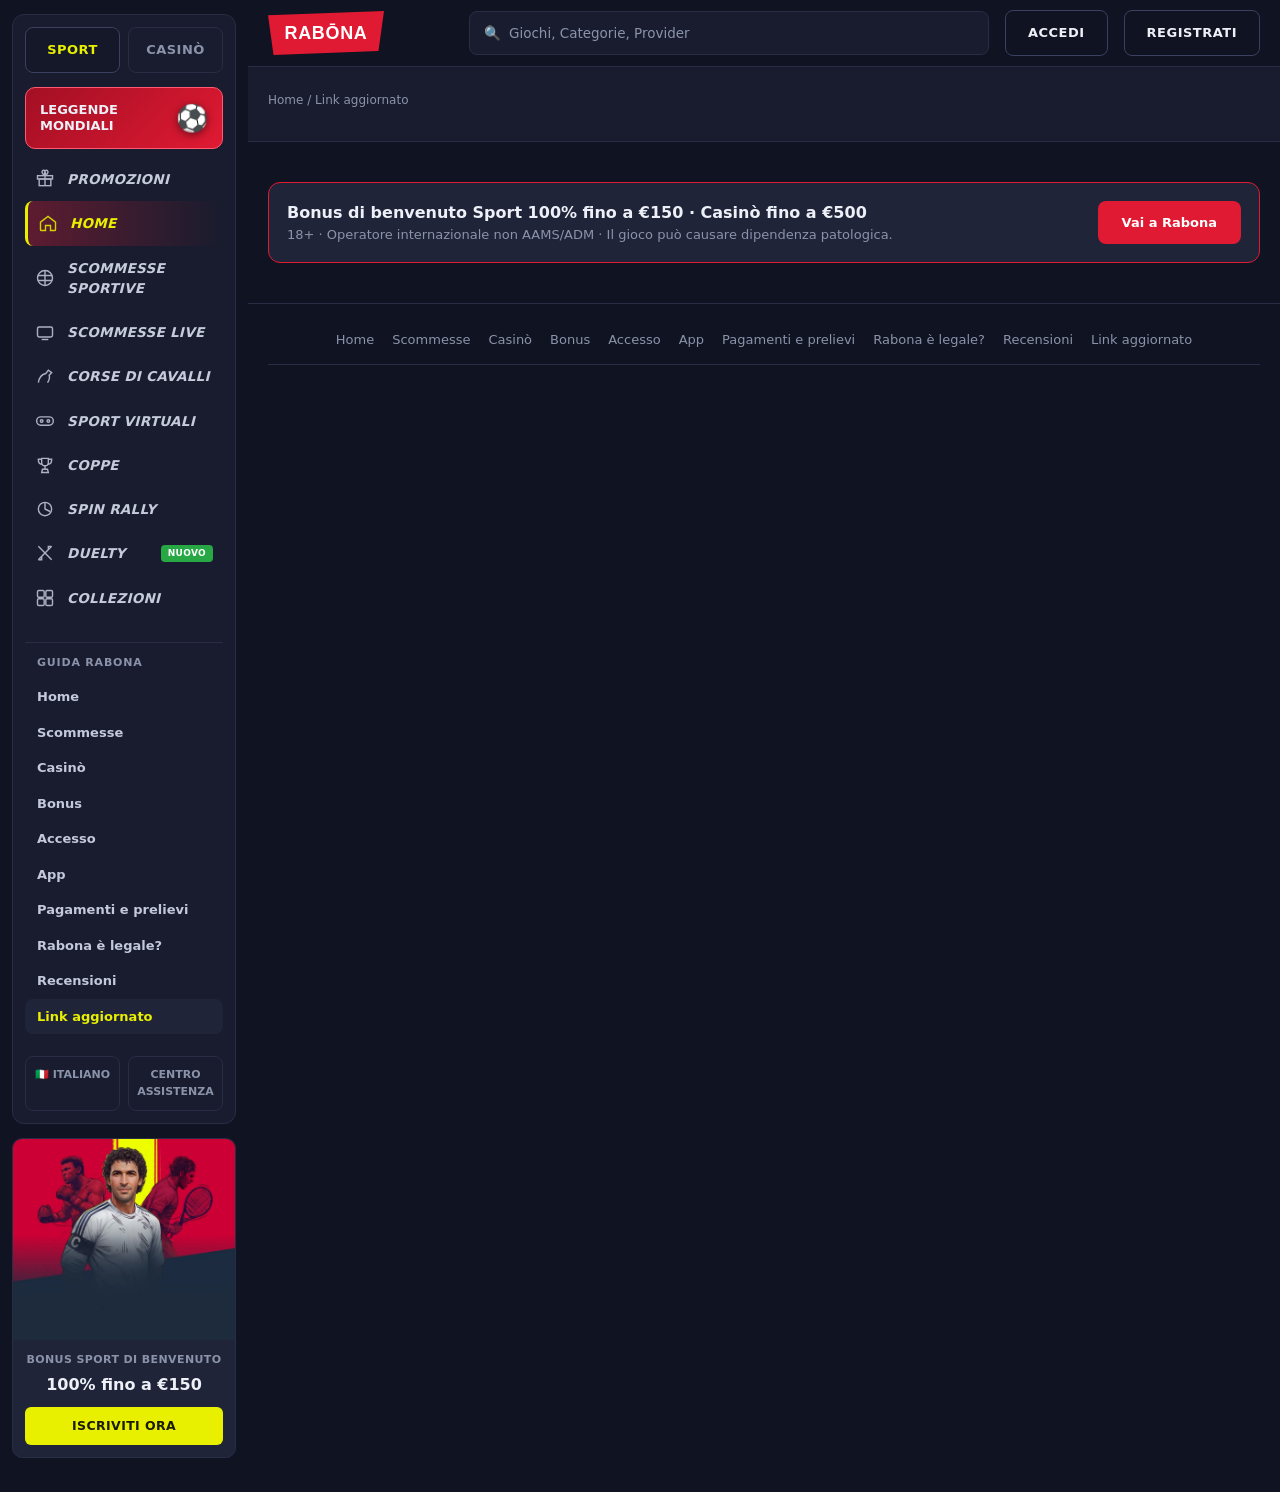
<file: link-aggiornato/index.html>
<!doctype html>
<html lang="it">
<head>
<meta charset="utf-8">
<meta name="viewport" content="width=device-width, initial-scale=1">
<title>Rabona Scommesse: link aggiornato e accesso sicuro</title>
<meta name="description" content="Scopri perché Rabona cambia link, come trovare mirror verificati, risolvere blocchi DNS/ADM e valutare alternative legali con licenza ADM. 18+.">
<link rel="canonical" href="https://rabonacasinosit.com/link-aggiornato/">
<link rel="icon" type="image/svg+xml" href="/favicon.svg">
<link rel="alternate" hreflang="it-it" href="https://rabonacasinosit.com/link-aggiornato/">
<link rel="alternate" hreflang="x-default" href="https://rabonacasinosit.com/">
<link rel="stylesheet" href="/assets/style.css">
<script type="application/ld+json">{"@context":"https://schema.org","@type":"BreadcrumbList","itemListElement":[{"@type":"ListItem","position":1,"name":"Home","item":"https://rabonacasinosit.com/"},{"@type":"ListItem","position":2,"name":"Link aggiornato","item":"https://rabonacasinosit.com/link-aggiornato/"}]}</script>

<script type="application/ld+json">{"@context":"https://schema.org","@type":"FAQPage","mainEntity":[{"@type":"Question","name":"Rabona è legale in Italia o in Spagna?","acceptedAnswer":{"@type":"Answer","text":"No. Non ha licenza ADM (autorità di riferimento italiana, ex AAMS) né licenza DGOJ spagnola. Opera con licenza di Curaçao. In Italia l'offerta non autorizzata viene contrastata con i blocchi. In Spagna, all'accesso da territorio nazionale, può comparire l'avviso ufficiale DGOJ che avverte trattarsi di operatore non autorizzato. La responsabilità di giocare su un sito non regolamentato resta sull'utente."}},{"@type":"Question","name":"Qual è il link aggiornato oggi?","acceptedAnswer":{"@type":"Answer","text":"Non esiste un indirizzo eterno. Il dominio base resta nella famiglia rabona.com; i mirror numerati (rabona1, rabona3, rabona4, rabona7, rabona15 e simili) entrano in rotazione quando il precedente viene filtrato. Per il link del momento consulta i canali ufficiali dell'operatore (Telegram, newsletter) e verifica sempre SSL + footer con numero licenza Curaçao. Evita le directory non ufficiali."}},{"@type":"Question","name":"Perché il sito non funziona nella mia zona?","acceptedAnswer":{"@type":"Answer","text":"Nella maggioranza dei casi per blocco geografico di ADM/ISP o per DNS del provider. Cache del browser, connessione Wi-Fi filtrata, VPN mal configurata o confusione con le istruzioni di Rabona Mobile (operatore telefonico, non il bookmaker) spiegano il resto. Segui la check-list: dati mobili, flush DNS (8.8.8.8), mirror fresco, supporto 24/7."}},{"@type":"Question","name":"I mirror cambiano ogni settimana?","acceptedAnswer":{"@type":"Answer","text":"Non c'è un orario ufficiale. Dai report degli utenti l'intervallo tipico va dal settimanale/quindicinale al mensile, a seconda della pressione dei blocchi. Non basarti su \"un giorno fisso\", ma su fonti live."}},{"@type":"Question","name":"Esiste un'app fissa che evita i cambi di dominio?","acceptedAnswer":{"@type":"Answer","text":"Quando l'app c'è, punta comunque a un backend che può subire gli stessi blocchi DNS del login web. Se l'app non carica, di solito serve un mirror web aggiornato o una rete/VPN diversa. Non è una scappatoia magica permanente. Distingui l'app del bookmaker dall'APN \"rabona.it\" di Rabona Mobile, che è un soggetto diverso."}},{"@type":"Question","name":"Il mirror vale anche per casinò, slot e live casino (es. Crazy Time)?","acceptedAnswer":{"@type":"Answer","text":"Sì. Sport, casinò, slot e live casino girano sulla stessa piattaforma: qualunque mirror valido dà accesso a tutte le sezioni con lo stesso account e lo stesso saldo. Non serve cercare un \"casino link\" separato."}},{"@type":"Question","name":"Rabona ha licenza ADM?","acceptedAnswer":{"@type":"Answer","text":"No. La licenza è di Curaçao. È la ragione principale dei cambi di link e dei blocchi in Italia."}},{"@type":"Question","name":"Posso usare qualsiasi mirror?","acceptedAnswer":{"@type":"Answer","text":"Solo se verificato (SSL, footer, stesso account). Tutti i mirror legittimi condividono piattaforma e saldo. Un mirror non verificato è un rischio di phishing. Non c'è un \"mirror più sicuro\" a prescindere dal numero."}},{"@type":"Question","name":"Cosa fare se il prelievo non arriva?","acceptedAnswer":{"@type":"Answer","text":"Contatta la chat 24/7, fornisci ID richiesta e prova di deposito. Tieni traccia degli screenshot. I tempi dichiarati possono allungarsi per i controlli KYC. In caso di silenzio prolungato le vie di ricorso istituzionali italiane sono limitate proprio perché l'operatore non è ADM."}},{"@type":"Question","name":"Quali metodi di pagamento usa?","acceptedAnswer":{"@type":"Answer","text":"Tra quelli segnalati: Mastercard e criptovalute (Bitcoin, Ethereum). Verifica sempre eventuali commissioni e limiti al momento del deposito/prelievo. Usa metodi intestati a te."}},{"@type":"Question","name":"Cosa significa il messaggio del supporto sulla legalità?","acceptedAnswer":{"@type":"Answer","text":"Che l'operatore non garantisce la conformità alle leggi del Paese da cui ti colleghi. Spetta a te verificare la normativa locale o accettare il rischio. È un messaggio ricorrente e va preso alla lettera."}},{"@type":"Question","name":"Rabona e Rabona Mobile sono la stessa cosa?","acceptedAnswer":{"@type":"Answer","text":"No. Rabona (scommesse e casinò) è l'operatore di gioco online con licenza Curaçao. Rabona Mobile è un operatore telefonico italiano virtuale (APN e SIM). Le guide di configurazione APN non risolvono i problemi di accesso al bookmaker e viceversa."}},{"@type":"Question","name":"Esistono alternative legali se non voglio più aggirare i blocchi?","acceptedAnswer":{"@type":"Answer","text":"Sì: operatori con licenza ADM come Sisal, Snai, Bet365 e altri concessionari (Betway, Winamax tra quelli citati come opzione regolamentata). Accesso stabile, tutele e canali di reclamo integrati nel sistema italiano."}},{"@type":"Question","name":"Come imposto il gioco responsabile?","acceptedAnswer":{"@type":"Answer","text":"Imposta limiti di deposito e di sessione, usa gli strumenti di autoesclusione se disponibili, non inseguire le perdite, non giocare sotto effetto di alcol o stress. 18+. Se senti di perdere il controllo, cerca i servizi pubblici di ascolto sul gioco d'azzardo patologico."}}]}</script>
<style>
.seo h3{color:#c3c9da;font-size:15.5px;font-weight:800;margin:18px 0 8px}
.seo ul,.seo ol{color:#8f97ad;font-size:14px;margin:0 0 14px;padding-left:22px;line-height:1.7}
.seo li{margin-bottom:6px}
.seo table{width:100%;border-collapse:collapse;margin:14px 0;font-size:13.5px}
.seo td,.seo th{border:1px solid var(--line);padding:8px 10px;color:#8f97ad;text-align:left;vertical-align:top}
.seo th{color:#c3c9da;background:var(--panel2)}
.seo details{background:var(--panel);border:1px solid var(--line);border-radius:10px;margin:0 0 8px;padding:0 14px}
.seo summary{cursor:pointer;font-weight:700;color:#eef0f8;padding:12px 0;font-size:14px}
.seo details p{padding-bottom:12px}
.seo a{color:var(--lime)}
.seo a:hover{text-decoration:underline}
.subtop{background:var(--panel);border-bottom:1px solid var(--line);padding:24px 20px}
.subtop .crumbs{font-size:12px;color:var(--mut);margin-bottom:8px}
.subtop .crumbs a{color:var(--mut)}
.subtop h1{margin:0;font-size:24px;color:#eef0f8;line-height:1.3;font-weight:800}
.ctabox{display:flex;align-items:center;justify-content:space-between;gap:14px;flex-wrap:wrap;background:var(--panel2);border:1px solid var(--red);border-radius:12px;padding:18px;margin:26px 0}
.ctabox .t{font-weight:800;color:#eef0f8;font-size:16px}
.ctabox .s{color:var(--mut);font-size:13px}
.ctabox .go{background:var(--red);color:#fff;border-radius:8px;padding:12px 24px;font-weight:800;font-size:13px;white-space:nowrap}
.ctabox .go:hover{background:var(--red2)}
.sb-guide{margin-top:14px;border-top:1px solid var(--line);padding-top:12px}
.sb-guide .t{font-size:11px;letter-spacing:.8px;text-transform:uppercase;color:var(--mut);padding:0 12px 8px;font-weight:800}
.sb-guide a{display:block;padding:8px 12px;border-radius:8px;color:#c3c9da;font-size:13px;font-weight:600}
.sb-guide a:hover{background:var(--panel2);color:#fff}
.sb-guide a.on{background:var(--panel2);color:var(--lime)}
.cluster-foot{display:flex;flex-wrap:wrap;gap:6px 18px;justify-content:center;padding:0 0 14px;margin-bottom:14px;border-bottom:1px solid var(--line);font-size:13px}
.cluster-foot a{color:var(--mut)}
.cluster-foot a:hover{color:#fff}
.extras{margin:24px 20px 0;max-width:1100px}
.bonus-grid{display:grid;grid-template-columns:repeat(auto-fill,minmax(300px,1fr));gap:14px}
.bcard{background:var(--panel);border:1px solid var(--line);border-radius:12px;overflow:hidden;display:flex;flex-direction:column;transition:transform .15s}
.bcard:hover{transform:translateY(-3px)}
.bcard img{width:100%;aspect-ratio:16/7;object-fit:cover}
.bcard .bb{padding:14px}
.bcard .bt{font-weight:800;color:#eef0f8;font-size:13.5px}
.bcard .bd{color:var(--lime);font-weight:800;font-size:16px;margin:4px 0 10px}
.bcard .bgo{display:inline-block;background:var(--red);color:#fff;border-radius:8px;padding:9px 16px;font-weight:800;font-size:12.5px}
.login-card{max-width:420px;background:var(--panel);border:1px solid var(--line);border-radius:12px;padding:22px}
.login-card .lt{font-weight:800;color:#eef0f8;font-size:16px;margin-bottom:12px}
.login-card .f{display:flex;flex-direction:column;gap:10px}
.login-card input{background:var(--bg);border:1px solid var(--line);border-radius:8px;padding:12px;color:#fff;font-size:14px;outline:none}
.login-card input:focus{border-color:var(--lime)}
.login-card .go{background:var(--red);color:#fff;border:0;border-radius:8px;padding:13px;font-weight:800;font-size:14px;cursor:pointer;text-align:center}
.login-card .lnk{font-size:12.5px;color:var(--mut);text-align:center}
.login-card .lnk a{color:var(--lime)}
.paychips{display:flex;flex-wrap:wrap;gap:8px}
.paychips span{background:var(--panel);border:1px solid var(--line);border-radius:8px;padding:9px 15px;font-size:12.5px;font-weight:800;color:#c3c9da}
.rate-box{background:var(--panel);border:1px solid var(--line);border-radius:12px;padding:20px;max-width:560px}
.rate-box .big{font-size:34px;font-weight:900;color:var(--lime)}
.rate-box .cap{color:var(--mut);font-size:12.5px;margin-bottom:6px}
.rate-row{display:flex;align-items:center;gap:10px;margin-top:10px;font-size:13px;color:#c3c9da}
.rate-row span{width:110px}
.rate-row .bar{flex:1;height:8px;background:var(--bg);border-radius:4px;overflow:hidden}
.rate-row .bar i{display:block;height:100%;background:var(--lime)}
.rate-row b{width:28px;text-align:right}
.stores{display:flex;gap:10px;flex-wrap:wrap;margin-top:14px}
.stores a{display:flex;align-items:center;gap:9px;background:#000;border:1px solid var(--line);border-radius:10px;padding:10px 18px;color:#fff;font-weight:700;font-size:13px}
.stores a small{display:block;font-size:10px;color:var(--mut);font-weight:600}
.stores a:hover{border-color:var(--lime)}
</style>
</head>
<body>
<div class="layout">
<aside class="sb">
<div class="sb-panel">
  <div class="sb-tabs"><a class="on" href="/referral-link">SPORT</a><a href="/referral-link">CASINÒ</a></div>
  <a class="sb-promo" href="/referral-link"><span>Leggende Mondiali</span><span class="ball">&#9917;</span></a>
  <nav class="sb-nav">
    <a href="/referral-link"><svg viewBox="0 0 24 24"><rect x="3" y="8" width="18" height="4"/><rect x="5" y="12" width="14" height="8"/><path d="M12 8v12M12 8c-2-1-5-4-3-6s5 2 3 6zm0 0c2-1 5-4 3-6s-5 2-3 6z"/></svg><span>Promozioni</span></a>
    <a href="/" class="on"><svg viewBox="0 0 24 24"><path d="M3 11l9-7 9 7v9a1 1 0 0 1-1 1h-5v-6h-6v6H4a1 1 0 0 1-1-1z"/></svg><span>Home</span></a>
    <a href="/referral-link"><svg viewBox="0 0 24 24"><circle cx="12" cy="12" r="9"/><path d="M12 3v18M3.5 9h17M3.5 15h17"/></svg><span>Scommesse Sportive</span></a>
    <a href="/referral-link"><svg viewBox="0 0 24 24"><rect x="3" y="6" width="18" height="12" rx="2"/><path d="M8 21h8"/></svg><span>Scommesse Live</span></a>
    <a href="/referral-link"><svg viewBox="0 0 24 24"><path d="M4 20c1-6 4-10 9-11l3-4 4 3-3 3c1 3 0 6-2 9"/></svg><span>Corse di Cavalli</span></a>
    <a href="/referral-link"><svg viewBox="0 0 24 24"><rect x="2" y="7" width="20" height="10" rx="5"/><circle cx="8" cy="12" r="1.6"/><circle cx="16" cy="12" r="1.6"/></svg><span>Sport Virtuali</span></a>
    <a href="/referral-link"><svg viewBox="0 0 24 24"><path d="M8 4h8v5a4 4 0 0 1-8 0zM8 5H4c0 4 2 6 4 6M16 5h4c0 4-2 6-4 6M12 13v4M8 21h8l-1-4h-6z"/></svg><span>Coppe</span></a>
    <a href="/referral-link"><svg viewBox="0 0 24 24"><circle cx="12" cy="12" r="8"/><path d="M12 4v8l6 3"/></svg><span>Spin Rally</span></a>
    <a href="/referral-link"><svg viewBox="0 0 24 24"><path d="M4 20L20 4M4 4l16 16M4 20h4v-4M20 4h-4v4"/></svg><span>Duelty</span><span class="nuovo">NUOVO</span></a>
    <a href="/referral-link"><svg viewBox="0 0 24 24"><rect x="3" y="3" width="8" height="8" rx="1.5"/><rect x="13" y="3" width="8" height="8" rx="1.5"/><rect x="3" y="13" width="8" height="8" rx="1.5"/><rect x="13" y="13" width="8" height="8" rx="1.5"/></svg><span>Collezioni</span></a>
  </nav>
  <div class="sb-guide"><div class="t">Guida Rabona</div><a href="/">Home</a><a href="/scommesse/">Scommesse</a><a href="/casino/">Casinò</a><a href="/bonus/">Bonus</a><a href="/accesso/">Accesso</a><a href="/app/">App</a><a href="/prelievi/">Pagamenti e prelievi</a><a href="/legale/">Rabona è legale?</a><a href="/recensioni/">Recensioni</a><a href="/link-aggiornato/" class="on">Link aggiornato</a></div>
  <div class="sb-foot"><a href="/referral-link">&#127470;&#127481; Italiano</a><a href="/referral-link">Centro Assistenza</a></div>
</div>
<div class="sb-hold">
  <a class="sb-bonus" href="/referral-link">
    <img src="/assets/dimg/promo-side.webp" alt="Bonus Sport di Benvenuto">
    <div class="sb-bonus-body">
      <div class="n">Bonus Sport di Benvenuto</div>
      <div class="v">100% fino a €150</div>
      <span class="b">Iscriviti ora</span>
    </div>
  </a>
</div>
</aside>
<main>
<header class="hd">
    <a class="logo" href="/"><img src="/assets/logo.svg" alt="Rabona"></a>
    <a class="search" href="/referral-link"><span>&#128269;</span> Giochi, Categorie, Provider</a>
    <a class="btn" href="/referral-link">ACCEDI</a>
    <a class="btn" href="/referral-link">REGISTRATI</a>
  </header>
<section class="subtop"><div class="crumbs"><a href="/">Home</a> / Link aggiornato</div>
<h1>Rabona Scommesse: Link Aggiornato e Problemi di Accesso</h1></section>

<article class="seo"><p>Provare ad aprire un sito di scommesse irraggiungibile dall&#x27;Italia è una rogna che torna sempre: digiti il dominio di sempre e ti ritrovi una pagina bianca, un timeout o un avviso di blocco. Chi cerca un <strong>rabona scommesse link aggiornato</strong> lo fa perché l&#x27;indirizzo cambia con una frequenza che spiazza anche gli utenti smaliziati. Rabona è una casa da gioco e scommesse online con licenza di Curaçao, senza autorizzazione ADM (ex AAMS). Per questo gli ISP italiani e le autorità bloccano periodicamente i domini, e l&#x27;operatore risponde pubblicando mirror numerati. Qui sotto trovi il perché di tutto questo, come recuperare un indirizzo funzionante senza rischi, cosa fare se il sito non risponde e quali strade legali restano se i mirror spariscono del tutto. Maggiorenne 18+, gioca sempre in modo responsabile.</p>
<h2>Cos&#x27;è Rabona Scommesse e perché cambiano i link di accesso</h2>
<p>Rabona è un operatore di scommesse sportive e casinò online che lavora con licenza rilasciata dalle autorità di Curaçao. Non ha licenza ADM/AAMS in Italia né autorizzazione DGOJ per la Spagna: è un soggetto offshore. È il dato che conta, perché spiega tutta la catena dei blocchi e dei cambi di dominio.</p>
<p>In Italia l&#x27;Agenzia delle Dogane e dei Monopoli (ADM) ha il compito di proteggere i giocatori e contrastare l&#x27;offerta di gioco illegale o non autorizzata. Gli internet service provider (TIM, Vodafone, WindTre, Fastweb e gli altri) devono applicare le ordinanze di blocco DNS e, in certi casi, IP. Quando un dominio legato a un operatore senza licenza italiana finisce in lista, la risoluzione del nome dà errore o rimanda alla landing ufficiale ADM. Il risultato pratico? rabona.com (o le sue varianti) smette di rispondere da molte connessioni italiane.</p>
<p>Per tenere il servizio in piedi l&#x27;operatore ricorre ai cosiddetti &quot;mirror&quot;: altri domini o sottodomini che puntano allo stesso backend, alla stessa base utenti, alle stesse quote, allo stesso casinò. Questi mirror vengono numerati in sequenza (1, 3, 4, 7, 15 e via così) proprio perché gli utenti li riconoscano e per scavalcare i filtri automatici basati su liste statiche. La frequenza di cambio non è comunicata ufficialmente, ma dalle recensioni e dai forum emerge un ritmo di aggiornamento mensile o, nei periodi di pressione più alta, settimanale-quindicinale. Ogni volta che un ISP o ADM intercetta e blocca l&#x27;ultimo indirizzo noto, ne spunta uno nuovo.</p>
<p>Un punto genera confusione di continuo: esiste un brand italiano di telefonia mobile chiamato Rabona Mobile. È un operatore virtuale di rete mobile, con APN del tipo rabona.it, del tutto scollegato dalla casa di scommesse. Chi cerca come configurare l&#x27;APN del telefono non deve mescolare quelle istruzioni con le guide di accesso al bookmaker. Sono due cose distinte; confonderle porta solo a soluzioni sbagliate.</p>
<p>Il motivo tecnico del cambio link non è una trovata di marketing. È una risposta strutturale a un blocco giuridico-amministrativo. Senza licenza ADM l&#x27;operatore non può firmare accordi di accesso libero con i provider italiani, né esporre il marchio su canali pubblicitari regolamentati. Il fatto che il brand sia stato citato come sponsor del Napoli in alcune campagne non cambia la situazione giuridica: una sponsorizzazione sportiva non è una licenza di gioco in Italia. Resta un operatore offshore, i cui domini possono cadere a sorpresa.</p>
<p>Per l&#x27;utente italiano questo comporta tre conseguenze immediate:</p>
<ul>
<li><strong>Non esiste un &quot;unico&quot; link permanente affidabile a vita.</strong></li>
<li><strong>Il dominio va sempre preso da fonti controllate</strong>, perché i bacini di mirror generano anche cloni phishing.</li>
<li><strong>Chi gioca opera fuori dal perimetro di tutela ADM</strong> (fondi di garanzia, responsabilità del concessionario italiano, canali di reclamo istituzionali, e così via).</li>
</ul>
<p>La stessa chat di supporto, in diverse segnalazioni, ha detto chiaro e tondo che non garantisce la legalità del servizio rispetto alle leggi del Paese di residenza dell&#x27;utente e lascia a quest&#x27;ultimo la verifica normativa. Un messaggio da tenere a mente prima ancora di depositare.</p>
<p>Riassumendo: i link cambiano perché i blocchi lo impongono. I mirror numerati servono a riorganizzare l&#x27;accesso. L&#x27;operatore resta un brand con licenza di Curaçao, non un concessionario italiano. Da questa premessa partono tutte le guide pratiche delle sezioni successive.</p>
<h2>Link ufficiale aggiornato: come trovarlo oggi</h2>
<p>Quando uno cerca &quot;rabona scommesse link aggiornato&quot; vuole un indirizzo che funzioni oggi, non ieri. Non c&#x27;è un feed pubblico istituzionale che elenca i mirror offshore: l&#x27;unica strada sensata è recuperare il dominio dai canali che l&#x27;operatore stesso gestisce o da fonti storicamente affidabili, e poi verificarlo dal punto di vista tecnico.</p>
<p>Il dominio principale di riferimento resta nella famiglia rabona.com. Attorno a questa radice orbitano i mirror. La numerazione non segue sempre una serie matematica perfetta (non è detto che esista un &quot;rabona2&quot; se compaiono rabona1, rabona3, rabona4), ma gli utenti italiani hanno segnalato più volte le versioni legate a 1, 3, 4, 7 e 15. In pratica, se oggi il dominio in uso è uno, domani ne può entrare in rotazione un altro. Nessun calendario pubblico; i tempi di vita osservati nei forum vanno da una settimana a un mese.</p>
<p>Come trovare il link verificato del giorno senza finire su una truffa:</p>
<ol>
<li>Controlla se l&#x27;operatore tiene un canale ufficiale Telegram o una newsletter collegata al proprio account. Molti bookmaker offshore usano questi strumenti per diffondere il mirror fresco appena il precedente viene bloccato. Se un canale si spaccia per &quot;ufficiale&quot; ma non è citato dentro il sito funzionante (o nel footer di un mirror già noto e validato), guardalo con sospetto.</li>
<li>Ottenuto un URL, non depositare subito. Apri il sito, scendi fino al footer, cerca il numero di licenza di Curaçao e il link al registro o all&#x27;emittente. Controlla che il certificato SSL sia valido (lucchetto chiuso, emesso per il dominio che stai visitando, non scaduto).</li>
<li>Sta&#x27; alla larga dalle &quot;directory di link scommesse&quot; che promettono &quot;sempre aggiornato&quot; ma sono farm di affiliazione o, peggio, di phishing. Molte di queste pagine intercettano il traffico e mostrano cloni quasi identici, pensati per rubare credenziali o crypto.</li>
<li>Se usi l&#x27;app nativa (quando c&#x27;è) o la PWA, ricorda che anche l&#x27;app punta a un backend. Se l&#x27;app smette di caricare, di solito è lo stesso blocco DNS del dominio di login; in quel caso la via d&#x27;uscita è il mirror web aggiornato, non &quot;reinstallare a casaccio&quot;.</li>
<li>Sul telefono nota la differenza tra 4G/5G e Wi-Fi di casa: certi operatori applicano filtri diversi. Un mirror che &quot;non sale&quot; su TIM magari va su Fastweb, o viceversa. Non è una regola fissa, ma un controllo veloce.</li>
</ol>
<p>Il link aggiornato non è un prodotto magico: è solo l&#x27;ultimo dominio funzionante della stessa piattaforma. Account, saldo, scommesse aperte, status KYC restano agganciati al profilo, a prescindere dall&#x27;URL con cui entri. Non serve aprire un nuovo conto su ogni mirror. Se un sito ti chiede di registrarti da zero pur mostrando la stessa grafica, è un campanello d&#x27;allarme da non sottovalutare.</p>
<p>Un altro appunto pratico: puoi salvare il mirror in uso nei segnalibri e aggiornarlo solo quando smette di rispondere. Niente estensioni esotiche. Se il link si rompe, ripeti il ciclo: canale ufficiale → verifica SSL e footer → test di accesso. Non inseguire &quot;codici segreti&quot; o gruppi chiusi che chiedono soldi per &quot;svelare il link&quot;.</p>
<p>Ricorda, ancora: l&#x27;operatore non ha licenza ADM. Un mirror funzionante ti fa raggiungere la piattaforma, ma non rende legale un&#x27;attività non autorizzata sul territorio italiano. La responsabilità della scelta resta sul singolo giocatore.</p>
<h2>Mirror numerati di Rabona: differenze e disponibilità</h2>
<p>I mirror numerati sono la soluzione tecnica con cui il bookmaker prova a restare raggiungibile. Per l&#x27;utente italiano le versioni più citate nelle ricerche e nei feedback sono quelle legate a: rabona 1 scommesse, rabona 3 scommesse, rabona 4 scommesse, rabona 7 scommesse e rabona 15 scommesse. Tutte queste etichette indicano varianti di dominio (o sottodomini) che portano alla stessa istanza di software di scommesse e casinò.</p>
<p>Vediamole in chiave pratico-comparativa, senza inventare gerarchie di &quot;qualità&quot;:</p>
<ul>
<li><strong>Rabona 1 scommesse</strong>: spesso il primo mirror messo in rotazione dopo il blocco del dominio base. Stesso catalogo sportivo (calcio Serie A, Champions, tennis, basket NBA, e-sport, ecc.), stesso bonus di benvenuto se ancora attivo sul profilo, stessi limiti di prelievo. Cambia solo la stringa dell&#x27;URL. Quando smette di risolvere, gli utenti passano al successivo.</li>
<li><strong>Rabona 3 scommesse</strong>: un altro nodo della catena. Non offre mercati &quot;esclusivi&quot;. Le quote, lo streaming se presente, le sezioni live e pre-match, i giochi da casinò (slot, roulette, blackjack, live casino) sono allineati. Cambia solo la raggiungibilità geografica e il blocco DNS locale.</li>
<li><strong>Rabona 4 scommesse</strong>: compare nelle segnalazioni con la stessa logica. Non esiste un &quot;mirror premium&quot;. Se su un forum qualcuno scrive che &quot;sul 4 i prelievi sono più veloci&quot;, è un caso isolato legato ai tempi del reparto pagamenti, non a un backend diverso.</li>
<li><strong>Rabona 7 scommesse</strong>: un&#x27;altra tappa. La numerazione non è per forza consecutiva: l&#x27;operatore può saltare i numeri già finiti nelle blacklist automatiche.</li>
<li><strong>Rabona 15 scommesse</strong>: il numero più alto visto nei report. Conferma la strategia di rotazione lunga. Di nuovo: stessa piattaforma, stesso wallet di gioco, stessa cronologia scommesse.</li>
</ul>
<table><tr><th>Mirror (etichetta comune)</th><th>Catalogo sport/casinò</th><th>Base utenti e saldo</th><th>Solo URL diversa?</th><th>Note tipiche di accesso</th></tr><tr><td>rabona1</td><td>Identico</td><td>Condivisa</td><td>Sì</td><td>Primo sostituto dopo il main</td></tr><tr><td>rabona3</td><td>Identico</td><td>Condivisa</td><td>Sì</td><td>Rotazione media frequenza</td></tr><tr><td>rabona4</td><td>Identico</td><td>Condivisa</td><td>Sì</td><td>Appare dopo blocchi multipli</td></tr><tr><td>rabona7</td><td>Identico</td><td>Condivisa</td><td>Sì</td><td>Usato in periodi caldi</td></tr><tr><td>rabona15</td><td>Identico</td><td>Condivisa</td><td>Sì</td><td>Fine catena più lunga</td></tr></table>
<p>La tabella non è una classifica. È un&#x27;istantanea concettuale: se verificato bene, qualunque mirror valido porta allo stesso account. Non c&#x27;è un &quot;mirror più sicuro&quot; in base al nome. La sicurezza dipende da SSL, coerenza del footer, assenza di phishing e dal fatto che le tue credenziali non siano già state rubate.</p>
<p>Disponibilità: i mirror non durano in eterno. Un indirizzo può funzionare per settimane, poi sparire da un provider. Su un altro provider (o con DNS pubblici) magari risponde ancora qualche giorno. Per questo conviene tenere due o tre mirror salvati nei segnalibri e testarli solo se quello corrente fallisce. Non aprire conti &quot;di scorta&quot; multipli: aumenti il rischio di confusione e di violare i termini sul multi-account.</p>
<p>Come sapere quale mirror è &quot;vivo&quot; oggi? Canali ufficiali (se attivi), newsletter sottoscritta, oppure il passaparola di amici veri che già usano la piattaforma. Evita i gruppi casuali di Telegram o Discord a pagamento o che ti inondano di messaggi automatici: spesso sono vettori di cloni.</p>
<p>Prassi d&#x27;uso consigliata: apri il mirror, fai il login, controlla saldo prelevabile e storico scommesse; se tutto coincide, procedi. Se ti chiede un &quot;nuovo documento KYC&quot; senza motivo (la verifica l&#x27;avevi già superata), o se la grafica ha dettagli storpi (loghi pixelati, sezioni mancanti), fermati ed esci.</p>
<h2>Rabona Scommesse non funziona: cause e soluzioni</h2>
<p><strong>Rabona scommesse non funziona</strong> quando digiti l&#x27;URL abituale e non succede niente: esce un errore DNS, un timeout, una pagina ADM o un avviso di &quot;sito non sicuro&quot;. Nella grande maggioranza dei casi osservati non è un crash del server del bookmaker, ma un filtro d&#x27;accesso. I monitor di uptime pubblici non mostrano blackout globali prolungati; il pattern è geografico e legato al DNS.</p>
<p>Cause più comuni, in ordine di frequenza pratica:</p>
<ol>
<li><strong>Blocco geografico / ordinanza ADM</strong>: gli ISP italiani intercettano e bloccano i domini di operatori senza licenza. È la causa principale.</li>
<li><strong>DNS del provider</strong>: anche senza blocco pieno ADM, il resolver DNS di TIM/Vodafone/WindTre/Fastweb può restituire NXDOMAIN o un reindirizzamento bloccante.</li>
<li><strong>Cache del browser o del sistema</strong>: il dispositivo tiene in memoria la vecchia risoluzione IP o una pagina negativa.</li>
<li><strong>VPN mal configurata</strong>: VPN con exit node italiano (o in un Paese con filtri analoghi) o server sovraccarichi possono peggiorare le cose, non risolverle. Le VPN gratuite sono spesso strumenti di data broker.</li>
<li><strong>Estensioni browser o antivirus</strong>: adblock aggressivi, privacy tool, antivirus con &quot;web shield&quot; possono bloccare le risorse di gioco.</li>
<li><strong>Firewall del router o di rete aziendale/scolastica</strong>: banale, ma sottovalutato sulle reti condivise.</li>
<li><strong>Problemi temporanei di certificato o di TTL DNS</strong>: raro ma reale dopo un cambio fresco di mirror.</li>
<li><strong>Confusione con &quot;Rabona Mobile&quot;</strong>: se hai seguito guide APN di telefonia, puoi pensare che &quot;il sito non va&quot; mentre stai sbagliando pannello.</li>
</ol>
<p>Soluzioni concrete, passo-passo (prova in sequenza):</p>
<p><strong>Passo 1 – Diagnosi rapida</strong></p>
<ul>
<li>Prova a caricare il sito con dati mobili (4G/5G) invece che sulla Wi-Fi di casa. Se va solo su mobile, il problema è quasi di sicuro sul DNS o sul filtraggio del tuo operatore fisso.</li>
<li>Prova un secondo dispositivo (telefono vs PC).</li>
<li>Riavvia il router (stacca 30 secondi, riattacca).</li>
</ul>
<p><strong>Passo 2 – Pulizia cache e cookie</strong></p>
<ul>
<li>Chrome/Firefox/Edge: impostazioni → privacy → cancella dati di navigazione (cache + cookie del sito).</li>
<li>Su mobile Safari: Impostazioni → Safari → Cancella cronologia e dati siti.</li>
<li>Chiudi tutte le schede e riapri a freddo.</li>
</ul>
<p><strong>Passo 3 – Cambia i DNS</strong></p>
<p>Imposta resolver pubblici. Esempio classico Google:</p>
<ul>
<li>DNS primario 8.8.8.8</li>
<li>DNS secondario 8.8.4.4</li>
</ul>
<p>Oppure Cloudflare 1.1.1.1 e 1.0.0.1.</p>
<p>Su Windows: Impostazioni di rete → modifica opzioni adattatore → IPv4 → &quot;Utilizza i seguenti indirizzi server DNS&quot;.</p>
<p>Su Android/iOS: nelle impostazioni Wi-Fi avanzate o tramite app private DNS.</p>
<p>Dopo il cambio: flush DNS (ipconfig /flushdns su Windows; riavvio su mobile).</p>
<p><strong>Passo 4 – Passa al mirror aggiornato</strong></p>
<p>Se il dominio attuale è in lista nera, il cambio DNS da solo non basta. Recupera un mirror fresco (vedi sezione precedente) e prova quello. Spesso basta aprire rabona4 o la variante del giorno e il problema sparisce.</p>
<p><strong>Passo 5 – VPN solo se sai usarla</strong></p>
<p>Se decidi di usare una VPN, scegli un exit node fuori dai Paesi che bloccano l&#x27;operatore. Attiva il kill-switch, evita i free tier opachi. La VPN non rende &quot;più legale&quot; il gioco: serve solo a restare raggiungibili. Il supporto stesso, nelle segnalazioni, non garantisce legalità e rimanda la responsabilità all&#x27;utente.</p>
<p><strong>Passo 6 – Contatta il supporto 24/7</strong></p>
<p>Apri la chat live se riesci a entrare da un altro canale o da rete mobile. Descrivi l&#x27;errore esatto (codice HTTP, messaggio ADM, screenshot). Il supporto di solito ti dà il mirror corrente o un workaround. Un&#x27;avvertenza: lo stesso supporto spesso dichiara di non potersi fare carico della conformità normativa locale. Non aspettarti un &quot;sì, in Italia è autorizzato&quot;; aspettati un &quot;ecco come accedere, la decisione è tua&quot;.</p>
<p><strong>Passo 7 – Ultime verifiche</strong></p>
<ul>
<li>Disattiva temporaneamente le estensioni.</li>
<li>Prova la navigazione in incognito/privata.</li>
<li>Controlla data e ora del device: i certificati SSL falliscono se l&#x27;orologio è sbagliato.</li>
<li>Se usi proxy aziendali, disattivali.</li>
</ul>
<p>Quasi tutti i casi &quot;non funziona&quot; ricadono nei punti 1-4. Se dopo questi passaggi il sito continua a non caricare da nessuna rete, il mirror che stai usando è caduto a sua volta: cambia link, non restare incollato a un URL morto. Non serve formattare il telefono o installare software dubbi che promettono &quot;bypass ADM&quot;.</p>
<h2>Come verificare che un link di Rabona sia sicuro e legittimo</h2>
<p>Trovare un indirizzo non basta: deve essere il server giusto, non un clone. I forum di recensioni e le segnalazioni utente hanno già documentato siti falsi che copiano logo, colori e layout di rabona.com per intercettare username, password e wallet crypto. Un phishing così non lo smascheri con un &quot;sembra uguale&quot;.</p>
<p>Procedura di verifica a più livelli:</p>
<p><strong>1. Certificato SSL</strong></p>
<ul>
<li>Il lucchetto dev&#x27;esserci e dev&#x27;essere valido.</li>
<li>Cliccalo: il certificato dev&#x27;essere emesso per il dominio esatto che vedi nella barra, con scadenza futura.</li>
<li>Se il browser segnala &quot;connessione non privata&quot; o errori &quot;NET::ERR_CERT_&quot;, non andare avanti.</li>
<li>Occhio ai certificati gratuiti generici su domini freschissimi: da soli non sono prova di malaffare, ma alzano il livello di attenzione.</li>
</ul>
<p><strong>2. Licenza di Curaçao visibile in footer</strong></p>
<ul>
<li>Scendi in fondo alla home.</li>
<li>Ci dev&#x27;essere il riferimento alla licenza di Curaçao con numero e, meglio ancora, un link di verifica verso il sito dell&#x27;emittente o della master license.</li>
<li>Se il footer è vuoto, o riporta licenze &quot;generiche universali&quot;, o &quot;sigilli&quot; inventati, esci.</li>
<li>Ricorda: licenza Curaçao ≠ licenza ADM. Il footer serve a confermare che sei sul sito dell&#x27;operatore offshore reale, non a rivendicare legalità italiana.</li>
</ul>
<p><strong>3. Confronto con la radice nota</strong></p>
<ul>
<li>Conosci la struttura standard di rabona.com: sport, live, casinò, promozioni, supporto.</li>
<li>Se il clone ha menu rotti, sezioni mancanti, font sporchi, animazioni a scatti, o un footer diverso da quello che ricordi, fermati.</li>
<li>Non inserire mai le credenziali &quot;per vedere se funziona&quot;. Apri prima le pagine pubbliche.</li>
</ul>
<p><strong>4. Comportamento post-login</strong></p>
<ul>
<li>Un mirror legittimo recupera il tuo account esistente.</li>
<li>Un sito falso ti ripropone il KYC completo pur avendo tu già caricato i documenti, oppure ti dice che &quot;per verificare&quot; devi inviare una crypto di prova. Classici red flag di furto.</li>
</ul>
<p><strong>5. Contesto reputazionale</strong></p>
<ul>
<li>Trustpilot e i forum specializzati hanno thread con screenshot di cloni. Se un URL ricorre di continuo in post del tipo &quot;mi hanno fregato&quot;, lascialo stare.</li>
<li>Non fidarti di &quot;recensioni a 5 stelle&quot; scritte lo stesso giorno e con testo fotocopia.</li>
</ul>
<p><strong>6. Dominio e lookalike</strong></p>
<ul>
<li>Occhio al typo-squatting: rabbna, rab0na, rabona-scommesse-it.com e simili.</li>
<li>Preferisci i pattern di mirror numerati noti (1, 3, 4, 7, 15) se previsti.</li>
<li>Evita sottodomini su piattaforme gratuite (qualcosa.rabona.github.io, ecc.) salvo conferma ufficiale.</li>
</ul>
<p>Se hai il minimo dubbio, non depositare e non collegare wallet crypto. Puoi aprire un ticket dal mirror che sai funzionante e chiedere conferma del nuovo URL via chat ufficiale. Non rispondere mai a email non richieste che dicono &quot;aggiorna il tuo accesso qui&quot;: i bookmaker legittimi non mandano link sensibili di loro iniziativa.</p>
<p>Questa procedura non fa miracoli: abbatte parecchio la probabilità di cadere su siti apocrifi. La licenza resta comunque di Curaçao; la &quot;legittimità&quot; di cui parliamo è l&#x27;autenticità del canale, non l&#x27;autorizzazione ADM.</p>
<h2>Alternative sicure a Rabona in caso di blocco totale</h2>
<p>Può capitare che tutti i mirror noti risultino irraggiungibili in contemporanea, da ogni rete e da ogni device. In quel caso, se non vuoi aspettare il prossimo link o non vuoi più stare su un operatore non autorizzato, l&#x27;unica strada con accesso stabile e tutelato sul territorio italiano sono le case con licenza ADM.</p>
<p>Alcune opzioni note e citate spesso dai comparatori:</p>
<ul>
<li><strong>Sisal</strong>: concessionario storico, app e sito pienamente accessibili, ampia offerta sport e casinò, metodi di pagamento nazionali (carta, bonifico, wallet popolari in Italia). Dentro il quadro ADM a pieno titolo.</li>
<li><strong>Snai</strong>: altro brand radicato, con punti vendita fisici e piattaforma online, scommesse e virtual. Accesso senza bisogno di mirror.</li>
<li><strong>Bet365</strong>: licenza ADM, forte in copertura live e streaming, palinsesto ampio, app ufficiale. Nessun blocco geografico interno all&#x27;Italia.</li>
<li><strong>Betway</strong> e <strong>Winamax</strong>: presenti con licenza nel mercato regolamentato, citate spesso come alternative trasparenti quando cerchi protezione e continuità di servizio.</li>
</ul>
<p>Queste piattaforme non sono &quot;la stessa cosa&quot; di Rabona. Hanno regole di bonus diverse, limiti di prelievo regolati, obblighi di gioco responsabile più strutturati, canali di reclamo istituzionale e fondi di garanzia. L&#x27;accesso non dipende dal mirror del giorno. In cambio ottieni la copertura normativa italiana.</p>
<p>Quando ha senso cambiare?</p>
<ul>
<li>Se depositi/prelievi ti risultano bloccati o se litigare col supporto di un operatore offshore ti stanca.</li>
<li>Se non vuoi più combattere con DNS e VPN.</li>
<li>Se preferisci poter contattare un canale ufficiale ADM in caso di controversia seria.</li>
<li>Se sei stanco del rischio phishing dei mirror.</li>
</ul>
<p>La scelta è personale e dipende da quanto rischio normativo e operativo tolleri. Non si tratta di demonizzare l&#x27;una o l&#x27;altra opzione: si tratta di sapere che, in Italia, l&#x27;alternativa stabile al blocco dei mirror offshore è &lt;u&gt;solo&lt;/u&gt; un sito con licenza ADM. Non c&#x27;è una via di mezzo &quot;quasi legale&quot;.</p>
<p>Prima di aprire un conto su un nuovo brand, leggi i termini bonus, la policy di verifica identità e i tempi reali di prelievo. Usa sempre carte o wallet a tuo nome. E imposta limiti di deposito e di tempo direttamente dal profilo: le piattaforme regolamentate lo permettono (e in certi casi lo impongono).</p>
<h2>Opinioni di utenti e problemi più denunciati</h2>
<p>Sui portali di recensioni (Trustpilot in testa) e sui forum di scommettitori italiani e spagnoli tornano dei pattern di lamentele sull&#x27;operatore. Non sono sentenze; sono segnalazioni utente che, messe insieme, danno un quadro utile a chi sta per depositare.</p>
<p>Temi più ricorrenti:</p>
<ul>
<li><strong>Prelievi lenti o &quot;impossibili&quot;</strong>: c&#x27;è chi riporta tempi ben oltre quelli dichiarati e, nei casi estremi, richieste di documentazione a raffica. Alcuni descrivono prelievi bloccati finché non &quot;rigiocano&quot; certe somme.</li>
<li><strong>Saldo azzerato o conti chiusi senza spiegazioni chiare</strong>: casi in cui il bilancio finisce a zero con motivazioni generiche di &quot;violazione termini&quot;. Difficile portare prove oggettive; resta un tema di fiducia.</li>
<li><strong>Commissioni o intermediari sui metodi di pagamento</strong>: Mastercard è accettata, così come Bitcoin ed Ethereum. Alcuni utenti lamentano commissioni non chiare a monte, o conversioni crypto con spread elevati e canali terzi.</li>
<li><strong>Verifica account tardiva</strong>: il KYC richiesto al momento del prelievo genera code e pratiche che possono durare giorni o settimane.</li>
<li><strong>Supporto a base di chatbot o risposte a script</strong>: la chat 24/7 c&#x27;è, ma le lamentele parlano di risposte poco risolutive e di rimandi continui. Un punto che torna: quando l&#x27;utente chiede se il servizio sia legale nel suo Paese, il supporto ribatte che verificare la normativa locale spetta all&#x27;utente e che l&#x27;operatore non garantisce conformità.</li>
<li><strong>Difficoltà di accesso</strong>: esattamente i problemi di mirror e blocco descritti nelle sezioni precedenti.</li>
</ul>
<p>Dall&#x27;altro lato: c&#x27;è chi dichiara prelievi andati a buon fine, quote competitive e bonus ricevuti. La distribuzione è quella tipica di un operatore offshore ad alto volume: esperienze polarizzate, poche vie di mediazione indipendente.</p>
<p>Il contrasto con le &quot;risposte ufficiali&quot; è interessante. Da una parte i reclami pubblici; dall&#x27;altra un supporto che spesso:</p>
<ul>
<li>fornisce il mirror aggiornato;</li>
<li>spiega i tempi standard di elaborazione;</li>
<li>richiama i termini e condizioni;</li>
<li>ribadisce che l&#x27;utente deve verificare se nel suo territorio il gioco sia ammesso.</li>
</ul>
<p>Questo quadro non basta per dire &quot;funziona&quot; o &quot;non funziona&quot;, ma serve a tarare le aspettative. Chi decide di giocare deve essere pronto a gestire documenti, tempi di pagamento e possibile intermittenza del dominio. E deve accettare l&#x27;assenza di qualsiasi tutela ADM.</p>
<p>Un riferimento di contesto (non di garanzia): il brand è risultato legato a operazioni di sponsorship con il Napoli e a investimenti di visibilità sportiva. Elementi che lo spingono nella conversazione pubblica, ma non cambiano lo status di licenza né risolvono i ticket di prelievo aperti.</p>
<h2>Domande frequenti su Rabona e i suoi link</h2>
<details><summary>Rabona è legale in Italia o in Spagna?</summary><p>No. Non ha licenza ADM (autorità di riferimento italiana, ex AAMS) né licenza DGOJ spagnola. Opera con licenza di Curaçao. In Italia l&#x27;offerta non autorizzata viene contrastata con i blocchi. In Spagna, all&#x27;accesso da territorio nazionale, può comparire l&#x27;avviso ufficiale DGOJ che avverte trattarsi di operatore non autorizzato. La responsabilità di giocare su un sito non regolamentato resta sull&#x27;utente.</p></details>
<details><summary>Qual è il link aggiornato oggi?</summary><p>Non esiste un indirizzo eterno. Il dominio base resta nella famiglia rabona.com; i mirror numerati (rabona1, rabona3, rabona4, rabona7, rabona15 e simili) entrano in rotazione quando il precedente viene filtrato. Per il link del momento consulta i canali ufficiali dell&#x27;operatore (Telegram, newsletter) e verifica sempre SSL + footer con numero licenza Curaçao. Evita le directory non ufficiali.</p></details>
<details><summary>Perché il sito non funziona nella mia zona?</summary><p>Nella maggioranza dei casi per blocco geografico di ADM/ISP o per DNS del provider. Cache del browser, connessione Wi-Fi filtrata, VPN mal configurata o confusione con le istruzioni di Rabona Mobile (operatore telefonico, non il bookmaker) spiegano il resto. Segui la check-list: dati mobili, flush DNS (8.8.8.8), mirror fresco, supporto 24/7.</p></details>
<details><summary>I mirror cambiano ogni settimana?</summary><p>Non c&#x27;è un orario ufficiale. Dai report degli utenti l&#x27;intervallo tipico va dal settimanale/quindicinale al mensile, a seconda della pressione dei blocchi. Non basarti su &quot;un giorno fisso&quot;, ma su fonti live.</p></details>
<details><summary>Esiste un&#x27;app fissa che evita i cambi di dominio?</summary><p>Quando l&#x27;app c&#x27;è, punta comunque a un backend che può subire gli stessi blocchi DNS del login web. Se l&#x27;app non carica, di solito serve un mirror web aggiornato o una rete/VPN diversa. Non è una scappatoia magica permanente. Distingui l&#x27;app del bookmaker dall&#x27;APN &quot;rabona.it&quot; di Rabona Mobile, che è un soggetto diverso.</p></details>
<details><summary>Il mirror vale anche per casinò, slot e live casino (es. Crazy Time)?</summary><p>Sì. Sport, casinò, slot e live casino girano sulla stessa piattaforma: qualunque mirror valido dà accesso a tutte le sezioni con lo stesso account e lo stesso saldo. Non serve cercare un &quot;casino link&quot; separato.</p></details>
<details><summary>Rabona ha licenza ADM?</summary><p>No. La licenza è di Curaçao. È la ragione principale dei cambi di link e dei blocchi in Italia.</p></details>
<details><summary>Posso usare qualsiasi mirror?</summary><p>Solo se verificato (SSL, footer, stesso account). Tutti i mirror legittimi condividono piattaforma e saldo. Un mirror non verificato è un rischio di phishing. Non c&#x27;è un &quot;mirror più sicuro&quot; a prescindere dal numero.</p></details>
<details><summary>Cosa fare se il prelievo non arriva?</summary><p>Contatta la chat 24/7, fornisci ID richiesta e prova di deposito. Tieni traccia degli screenshot. I tempi dichiarati possono allungarsi per i controlli KYC. In caso di silenzio prolungato le vie di ricorso istituzionali italiane sono limitate proprio perché l&#x27;operatore non è ADM.</p></details>
<details><summary>Quali metodi di pagamento usa?</summary><p>Tra quelli segnalati: Mastercard e criptovalute (Bitcoin, Ethereum). Verifica sempre eventuali commissioni e limiti al momento del deposito/prelievo. Usa metodi intestati a te.</p></details>
<details><summary>Cosa significa il messaggio del supporto sulla legalità?</summary><p>Che l&#x27;operatore non garantisce la conformità alle leggi del Paese da cui ti colleghi. Spetta a te verificare la normativa locale o accettare il rischio. È un messaggio ricorrente e va preso alla lettera.</p></details>
<details><summary>Rabona e Rabona Mobile sono la stessa cosa?</summary><p>No. Rabona (scommesse e casinò) è l&#x27;operatore di gioco online con licenza Curaçao. Rabona Mobile è un operatore telefonico italiano virtuale (APN e SIM). Le guide di configurazione APN non risolvono i problemi di accesso al bookmaker e viceversa.</p></details>
<details><summary>Esistono alternative legali se non voglio più aggirare i blocchi?</summary><p>Sì: operatori con licenza ADM come Sisal, Snai, Bet365 e altri concessionari (Betway, Winamax tra quelli citati come opzione regolamentata). Accesso stabile, tutele e canali di reclamo integrati nel sistema italiano.</p></details>
<details><summary>Come imposto il gioco responsabile?</summary><p>Imposta limiti di deposito e di sessione, usa gli strumenti di autoesclusione se disponibili, non inseguire le perdite, non giocare sotto effetto di alcol o stress. 18+. Se senti di perdere il controllo, cerca i servizi pubblici di ascolto sul gioco d&#x27;azzardo patologico.</p></details><div class="ctabox"><div><div class="t">Bonus di benvenuto Sport 100% fino a €150 · Casinò fino a €500</div>
<div class="s">18+ · Operatore internazionale non AAMS/ADM · Il gioco può causare dipendenza patologica.</div></div>
<a class="go" href="/referral-link">Vai a Rabona</a></div></article>
<footer class="ft"><nav class="cluster-foot"><a href="/">Home</a><a href="/scommesse/">Scommesse</a><a href="/casino/">Casinò</a><a href="/bonus/">Bonus</a><a href="/accesso/">Accesso</a><a href="/app/">App</a><a href="/prelievi/">Pagamenti e prelievi</a><a href="/legale/">Rabona è legale?</a><a href="/recensioni/">Recensioni</a><a href="/link-aggiornato/">Link aggiornato</a></nav>
    <div class="ft-badges"><span>18+</span><span>Gioco Responsabile</span><span>Licenza internazionale</span></div>
    <p><strong>Rabona</strong> — piattaforma di scommesse sportive e casinò online. Operatore con licenza internazionale (non AAMS/ADM). Il gioco è vietato ai minori di 18 anni.</p>
    <p>Il gioco può causare dipendenza patologica. Gioca responsabilmente.</p>
  </footer>
</main>
</div>
</body>
</html>
</file>
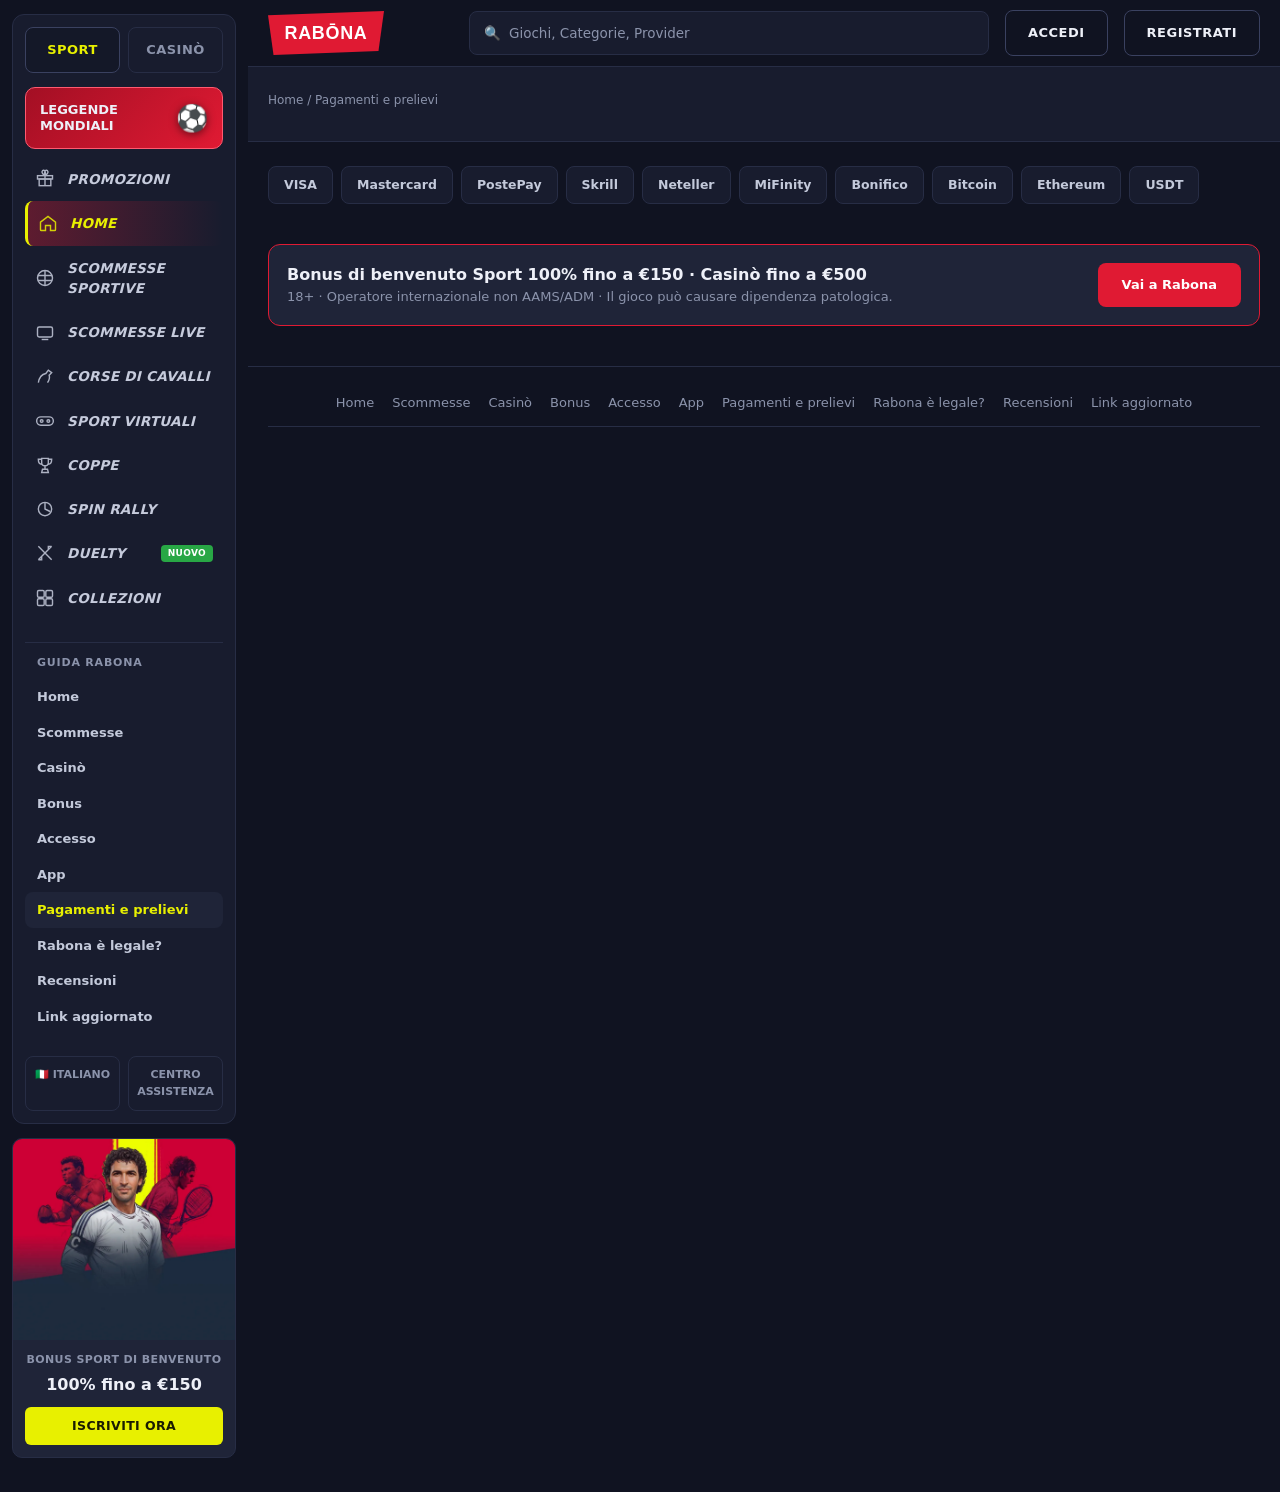
<file: prelievi/index.html>
<!doctype html>
<html lang="it">
<head>
<meta charset="utf-8">
<meta name="viewport" content="width=device-width, initial-scale=1">
<title>Rabona Scommesse Paga? Prelievi, PayPal e Tempi</title>
<meta name="description" content="Scopri se Rabona scommesse paga: metodi di pagamento, PayPal non disponibile, KYC obbligatorio, tempi e limiti dei prelievi in euro.">
<link rel="canonical" href="https://rabonacasinosit.com/prelievi/">
<link rel="icon" type="image/svg+xml" href="/favicon.svg">
<link rel="alternate" hreflang="it-it" href="https://rabonacasinosit.com/prelievi/">
<link rel="alternate" hreflang="x-default" href="https://rabonacasinosit.com/">
<link rel="stylesheet" href="/assets/style.css">
<script type="application/ld+json">{"@context":"https://schema.org","@type":"BreadcrumbList","itemListElement":[{"@type":"ListItem","position":1,"name":"Home","item":"https://rabonacasinosit.com/"},{"@type":"ListItem","position":2,"name":"Pagamenti e prelievi","item":"https://rabonacasinosit.com/prelievi/"}]}</script>

<script type="application/ld+json">{"@context":"https://schema.org","@type":"FAQPage","mainEntity":[{"@type":"Question","name":"Rabona scommesse paga davvero?","acceptedAnswer":{"@type":"Answer","text":"Sì, se il conto è verificato e i requisiti di gioco (eventuali bonus) sono rispettati. I tempi medi coincidono con quelli dichiarati: crypto in ore, e-wallet entro 24 h, banche 1–3 giorni lavorativi. La licenza è estera e non ADM/AAMS: è una scelta da fare con la testa."}},{"@type":"Question","name":"Rabona accetta PayPal come metodo di pagamento?","acceptedAnswer":{"@type":"Answer","text":"No. PayPal non è tra i metodi attualmente supportati per depositi o prelievi, quindi commissioni PayPal e trasferimenti dal wallet alla banca qui non c'entrano. Usa invece Skrill, Neteller, carte, bonifico o criptovalute."}},{"@type":"Question","name":"Quanto tempo ci vuole per un prelievo?","acceptedAnswer":{"@type":"Answer","text":"Dipende dal canale: da minuti-ore (crypto) a 1–5 giorni lavorativi (bonifico e carte). Le richieste dopo le 18:00 partono il giorno lavorativo seguente."}},{"@type":"Question","name":"Qual è l'importo minimo di prelievo?","acceptedAnswer":{"@type":"Answer","text":"Indicativamente intorno ai 10 €, con massimali che cambiano per metodo e livello account, fino a diverse migliaia di euro per operazione. Controlla sempre la cassa live: i limiti aggiornati riflettono eventuali promo o restrizioni temporanee."}},{"@type":"Question","name":"Devo verificare il conto prima di prelevare?","acceptedAnswer":{"@type":"Answer","text":"Sì, è obbligatorio. Servono documento d'identità, prova di residenza (max 90 giorni) e, se serve, foto della carta usata. Tempi di approvazione: 24–72 ore."}},{"@type":"Question","name":"Posso prelevare sul conto di un amico o del partner?","acceptedAnswer":{"@type":"Answer","text":"No. Solo strumenti intestati allo stesso nome del profilo di gioco. I transfer a terzi vengono rifiutati."}},{"@type":"Question","name":"Rabona applica commissioni sui prelievi?","acceptedAnswer":{"@type":"Answer","text":"Di norma l'operatore non addebita fee sui bonifici. La tua banca italiana o l'emittente della carta, però, possono applicare costi di ricezione o di conversione."}},{"@type":"Question","name":"Cosa fare se il prelievo resta \"in elaborazione\" troppo a lungo?","acceptedAnswer":{"@type":"Answer","text":"Controlla lo stato KYC, che non ci siano bonus aperti e che non sia weekend o festivo. Poi scrivi in chat live con l'ID della richiesta. Oltre 5–7 giorni lavorativi senza movimenti, è legittimo insistere per un aggiornamento. In pratica: Rabona scommesse paga a chi ha i documenti in regola, sceglie un metodo supportato (no PayPal) e rispetta i minimi di cassa. Fai la verifica il giorno zero, preleva sulla stessa carta o sullo stesso wallet usati in deposito e tieni d'occhio le 18:00, per non farti spostare la timeline di un giorno intero."}}]}</script>
<style>
.seo h3{color:#c3c9da;font-size:15.5px;font-weight:800;margin:18px 0 8px}
.seo ul,.seo ol{color:#8f97ad;font-size:14px;margin:0 0 14px;padding-left:22px;line-height:1.7}
.seo li{margin-bottom:6px}
.seo table{width:100%;border-collapse:collapse;margin:14px 0;font-size:13.5px}
.seo td,.seo th{border:1px solid var(--line);padding:8px 10px;color:#8f97ad;text-align:left;vertical-align:top}
.seo th{color:#c3c9da;background:var(--panel2)}
.seo details{background:var(--panel);border:1px solid var(--line);border-radius:10px;margin:0 0 8px;padding:0 14px}
.seo summary{cursor:pointer;font-weight:700;color:#eef0f8;padding:12px 0;font-size:14px}
.seo details p{padding-bottom:12px}
.seo a{color:var(--lime)}
.seo a:hover{text-decoration:underline}
.subtop{background:var(--panel);border-bottom:1px solid var(--line);padding:24px 20px}
.subtop .crumbs{font-size:12px;color:var(--mut);margin-bottom:8px}
.subtop .crumbs a{color:var(--mut)}
.subtop h1{margin:0;font-size:24px;color:#eef0f8;line-height:1.3;font-weight:800}
.ctabox{display:flex;align-items:center;justify-content:space-between;gap:14px;flex-wrap:wrap;background:var(--panel2);border:1px solid var(--red);border-radius:12px;padding:18px;margin:26px 0}
.ctabox .t{font-weight:800;color:#eef0f8;font-size:16px}
.ctabox .s{color:var(--mut);font-size:13px}
.ctabox .go{background:var(--red);color:#fff;border-radius:8px;padding:12px 24px;font-weight:800;font-size:13px;white-space:nowrap}
.ctabox .go:hover{background:var(--red2)}
.sb-guide{margin-top:14px;border-top:1px solid var(--line);padding-top:12px}
.sb-guide .t{font-size:11px;letter-spacing:.8px;text-transform:uppercase;color:var(--mut);padding:0 12px 8px;font-weight:800}
.sb-guide a{display:block;padding:8px 12px;border-radius:8px;color:#c3c9da;font-size:13px;font-weight:600}
.sb-guide a:hover{background:var(--panel2);color:#fff}
.sb-guide a.on{background:var(--panel2);color:var(--lime)}
.cluster-foot{display:flex;flex-wrap:wrap;gap:6px 18px;justify-content:center;padding:0 0 14px;margin-bottom:14px;border-bottom:1px solid var(--line);font-size:13px}
.cluster-foot a{color:var(--mut)}
.cluster-foot a:hover{color:#fff}
.extras{margin:24px 20px 0;max-width:1100px}
.bonus-grid{display:grid;grid-template-columns:repeat(auto-fill,minmax(300px,1fr));gap:14px}
.bcard{background:var(--panel);border:1px solid var(--line);border-radius:12px;overflow:hidden;display:flex;flex-direction:column;transition:transform .15s}
.bcard:hover{transform:translateY(-3px)}
.bcard img{width:100%;aspect-ratio:16/7;object-fit:cover}
.bcard .bb{padding:14px}
.bcard .bt{font-weight:800;color:#eef0f8;font-size:13.5px}
.bcard .bd{color:var(--lime);font-weight:800;font-size:16px;margin:4px 0 10px}
.bcard .bgo{display:inline-block;background:var(--red);color:#fff;border-radius:8px;padding:9px 16px;font-weight:800;font-size:12.5px}
.login-card{max-width:420px;background:var(--panel);border:1px solid var(--line);border-radius:12px;padding:22px}
.login-card .lt{font-weight:800;color:#eef0f8;font-size:16px;margin-bottom:12px}
.login-card .f{display:flex;flex-direction:column;gap:10px}
.login-card input{background:var(--bg);border:1px solid var(--line);border-radius:8px;padding:12px;color:#fff;font-size:14px;outline:none}
.login-card input:focus{border-color:var(--lime)}
.login-card .go{background:var(--red);color:#fff;border:0;border-radius:8px;padding:13px;font-weight:800;font-size:14px;cursor:pointer;text-align:center}
.login-card .lnk{font-size:12.5px;color:var(--mut);text-align:center}
.login-card .lnk a{color:var(--lime)}
.paychips{display:flex;flex-wrap:wrap;gap:8px}
.paychips span{background:var(--panel);border:1px solid var(--line);border-radius:8px;padding:9px 15px;font-size:12.5px;font-weight:800;color:#c3c9da}
.rate-box{background:var(--panel);border:1px solid var(--line);border-radius:12px;padding:20px;max-width:560px}
.rate-box .big{font-size:34px;font-weight:900;color:var(--lime)}
.rate-box .cap{color:var(--mut);font-size:12.5px;margin-bottom:6px}
.rate-row{display:flex;align-items:center;gap:10px;margin-top:10px;font-size:13px;color:#c3c9da}
.rate-row span{width:110px}
.rate-row .bar{flex:1;height:8px;background:var(--bg);border-radius:4px;overflow:hidden}
.rate-row .bar i{display:block;height:100%;background:var(--lime)}
.rate-row b{width:28px;text-align:right}
.stores{display:flex;gap:10px;flex-wrap:wrap;margin-top:14px}
.stores a{display:flex;align-items:center;gap:9px;background:#000;border:1px solid var(--line);border-radius:10px;padding:10px 18px;color:#fff;font-weight:700;font-size:13px}
.stores a small{display:block;font-size:10px;color:var(--mut);font-weight:600}
.stores a:hover{border-color:var(--lime)}
</style>
</head>
<body>
<div class="layout">
<aside class="sb">
<div class="sb-panel">
  <div class="sb-tabs"><a class="on" href="/referral-link">SPORT</a><a href="/referral-link">CASINÒ</a></div>
  <a class="sb-promo" href="/referral-link"><span>Leggende Mondiali</span><span class="ball">&#9917;</span></a>
  <nav class="sb-nav">
    <a href="/referral-link"><svg viewBox="0 0 24 24"><rect x="3" y="8" width="18" height="4"/><rect x="5" y="12" width="14" height="8"/><path d="M12 8v12M12 8c-2-1-5-4-3-6s5 2 3 6zm0 0c2-1 5-4 3-6s-5 2-3 6z"/></svg><span>Promozioni</span></a>
    <a href="/" class="on"><svg viewBox="0 0 24 24"><path d="M3 11l9-7 9 7v9a1 1 0 0 1-1 1h-5v-6h-6v6H4a1 1 0 0 1-1-1z"/></svg><span>Home</span></a>
    <a href="/referral-link"><svg viewBox="0 0 24 24"><circle cx="12" cy="12" r="9"/><path d="M12 3v18M3.5 9h17M3.5 15h17"/></svg><span>Scommesse Sportive</span></a>
    <a href="/referral-link"><svg viewBox="0 0 24 24"><rect x="3" y="6" width="18" height="12" rx="2"/><path d="M8 21h8"/></svg><span>Scommesse Live</span></a>
    <a href="/referral-link"><svg viewBox="0 0 24 24"><path d="M4 20c1-6 4-10 9-11l3-4 4 3-3 3c1 3 0 6-2 9"/></svg><span>Corse di Cavalli</span></a>
    <a href="/referral-link"><svg viewBox="0 0 24 24"><rect x="2" y="7" width="20" height="10" rx="5"/><circle cx="8" cy="12" r="1.6"/><circle cx="16" cy="12" r="1.6"/></svg><span>Sport Virtuali</span></a>
    <a href="/referral-link"><svg viewBox="0 0 24 24"><path d="M8 4h8v5a4 4 0 0 1-8 0zM8 5H4c0 4 2 6 4 6M16 5h4c0 4-2 6-4 6M12 13v4M8 21h8l-1-4h-6z"/></svg><span>Coppe</span></a>
    <a href="/referral-link"><svg viewBox="0 0 24 24"><circle cx="12" cy="12" r="8"/><path d="M12 4v8l6 3"/></svg><span>Spin Rally</span></a>
    <a href="/referral-link"><svg viewBox="0 0 24 24"><path d="M4 20L20 4M4 4l16 16M4 20h4v-4M20 4h-4v4"/></svg><span>Duelty</span><span class="nuovo">NUOVO</span></a>
    <a href="/referral-link"><svg viewBox="0 0 24 24"><rect x="3" y="3" width="8" height="8" rx="1.5"/><rect x="13" y="3" width="8" height="8" rx="1.5"/><rect x="3" y="13" width="8" height="8" rx="1.5"/><rect x="13" y="13" width="8" height="8" rx="1.5"/></svg><span>Collezioni</span></a>
  </nav>
  <div class="sb-guide"><div class="t">Guida Rabona</div><a href="/">Home</a><a href="/scommesse/">Scommesse</a><a href="/casino/">Casinò</a><a href="/bonus/">Bonus</a><a href="/accesso/">Accesso</a><a href="/app/">App</a><a href="/prelievi/" class="on">Pagamenti e prelievi</a><a href="/legale/">Rabona è legale?</a><a href="/recensioni/">Recensioni</a><a href="/link-aggiornato/">Link aggiornato</a></div>
  <div class="sb-foot"><a href="/referral-link">&#127470;&#127481; Italiano</a><a href="/referral-link">Centro Assistenza</a></div>
</div>
<div class="sb-hold">
  <a class="sb-bonus" href="/referral-link">
    <img src="/assets/dimg/promo-side.webp" alt="Bonus Sport di Benvenuto">
    <div class="sb-bonus-body">
      <div class="n">Bonus Sport di Benvenuto</div>
      <div class="v">100% fino a €150</div>
      <span class="b">Iscriviti ora</span>
    </div>
  </a>
</div>
</aside>
<main>
<header class="hd">
    <a class="logo" href="/"><img src="/assets/logo.svg" alt="Rabona"></a>
    <a class="search" href="/referral-link"><span>&#128269;</span> Giochi, Categorie, Provider</a>
    <a class="btn" href="/referral-link">ACCEDI</a>
    <a class="btn" href="/referral-link">REGISTRATI</a>
  </header>
<section class="subtop"><div class="crumbs"><a href="/">Home</a> / Pagamenti e prelievi</div>
<h1>Rabona Scommesse Paga: Metodi di Pagamento, PayPal e Prelievi</h1></section>
<div class="extras"><div class="paychips"><span>VISA</span><span>Mastercard</span><span>PostePay</span><span>Skrill</span><span>Neteller</span><span>MiFinity</span><span>Bonifico</span><span>Bitcoin</span><span>Ethereum</span><span>USDT</span></div></div>
<article class="seo"><p>Quando un giocatore italiano deposita su una piattaforma offshore, la prima domanda non è &quot;quanto è ricco il catalogo scommesse&quot;. È se <strong>Rabona scommesse paga</strong> davvero le vincite, e in tempi decenti. Qui trovi il quadro pratico: metodi attivi oggi, la verità su PayPal, KYC obbligatorio, procedura di ritiro e tempi reali di accredito in euro. Senza giri di parole.</p>
<h2>Metodi di pagamento su Rabona: depositi e prelievi disponibili</h2>
<p>Rabona offre il pacchetto standard da operatore internazionale, pensato per depositi rapidi e prelievi su più canali. Quelli di solito abilitati:</p>
<ul>
<li>Carte di credito e debito Visa e Mastercard</li>
<li>Bonifico bancario</li>
<li>Portafogli elettronici Skrill e Neteller</li>
<li>Criptovalute (Bitcoin, Ethereum, USDT/Tether e asset analoghi gestiti dal wallet interno)</li>
</ul>
<p>I range di riferimento, tarati sull&#x27;utente italiano, si aggirano su un deposito minimo di circa <strong>10 €</strong> e un massimo nell&#x27;ordine di <strong>4.500–5.000 €</strong> per singola operazione (i limiti esatti dipendono dal metodo e dal livello del conto). Sulle e-wallet come Skrill il minimo di prelievo può partire da importi leggermente diversi. Dati aggiornati alla data di pubblicazione: disponibilità e limiti cambiano per paese e stato dell&#x27;account, quindi controlla sempre la cassa prima di confermare la somma.</p>
<h3>PayPal su Rabona: depositi e prelievi sono disponibili?</h3>
<p>Diciamolo subito: <strong>PayPal non è tra i metodi attivi</strong> sulla piattaforma. Chi cerca «rabona scommesse paypal» deve saperlo — non c&#x27;è né per depositare né per prelevare. Di conseguenza non si applicano neanche le commissioni PayPal o i tempi di trasferimento dal wallet alla banca: semplicemente non è un canale utilizzabile. Se un domani l&#x27;operatore lo attivasse, varrebbero le condizioni standard del network. Per chi vuole rapidità e tracciabilità restano Skrill, Neteller, crypto e carte.</p>
<p>I depositi con carte ed e-wallet sono in genere istantanei o quasi; il bonifico segue i tempi bancari italiani. Sulle carte i prelievi tornano sullo stesso strumento usato per caricare fondi (la classica regola anti-frode). Conti di terzi? Niente da fare: nominativo e intestatario devono coincidere.</p>
<h2>Rabona scommesse paga? Verifica di affidabilità e licenza</h2>
<p>L&#x27;operatore elabora i prelievi regolarmente quando il conto è verificato e le condizioni promozionali (se ci sono) sono rispettate. Non è una promessa da volantino: è ciò che emerge dai flussi operativi e dalle tempistiche medie riportate dagli utenti che hanno chiuso il KYC senza intoppi documentali.</p>
<p>La piattaforma opera con <strong>licenza estera di gioco (non ADM/AAMS)</strong>. In Italia non è regolamentata dall&#x27;Agenzia Dogane e Monopoli: è un operatore offshore, rivolto a chi accetta di scommettere fuori dal perimetro AAMS. Questo non significa automaticamente &quot;non paga&quot;, ma implica che le tutele legali italiane (ADR ADM, fondo di garanzia nazionale, e via dicendo) non valgono allo stesso modo delle concessioni locali. Prima di depositare, misura la tua tolleranza al rischio regolatorio.</p>
<p>Le prove di payout stanno nei tempi medi: crypto spesso in poche ore, e-wallet entro 24 ore lavorative, bonifici in 1–3 giorni lavorativi. Ritardi sistematici oltre queste finestre sono rari e, quando capitano, di solito dipendono da verifiche documentali incomplete o da controlli antifrode su importi alti. Il programma VIP multilivello, dove attivo, può alzare i limiti di prelievo giornalieri e settimanali per gli account di fascia alta, ma non elimina la verifica base.</p>
<p>Riassumendo: sì, l&#x27;operatore paga i ritiri. La chiave è avere il conto in regola e una destinazione di pagamento intestata a te.</p>
<h2>Processo di verifica dell&#x27;account prima del prelievo</h2>
<p>Nessun <strong>prelievo Rabona scommesse</strong> passa senza KYC superato. La verifica scatta già al primo ritiro e serve a rispettare le norme antiriciclaggio internazionali tipiche delle licenze estere.</p>
<p>Documenti richiesti nella pratica:</p>
<ol>
<li>Documento d&#x27;identità in corso di validità (carta d&#x27;identità italiana, passaporto o patente con foto leggibile)</li>
<li>Prova di residenza non più vecchia di <strong>90 giorni</strong> (bolletta luce/telefono, estratto conto o documento ufficiale simile)</li>
<li>Selfie con il documento in mano (quando il sistema lo richiede) e, se hai depositato con carta, foto fronte e retro della stessa (PAN parzialmente oscurato se preferisci, ma con prime e ultime cifre leggibili)</li>
</ol>
<p>Stati possibili della pratica:</p>
<ul>
<li><strong>In attesa</strong> – documenti caricati, coda di revisione</li>
<li><strong>Verificato</strong> – via libera ai prelievi</li>
<li><strong>Richiede ulteriori informazioni</strong> – qualità foto insufficiente, documento scaduto, residenza poco chiara: ricarica i file seguendo le indicazioni del pannello</li>
</ul>
<p>Tempi di revisione: di solito <strong>24–72 ore</strong> lavorative. Non mandare foto sfuocate o screenshot a metà: sono la causa numero uno di respingimenti e di attese lunghe sul primo prelievo.</p>
<p>Finché lo stato non diventa &quot;Verificato&quot;, le richieste di ritiro restano bloccate o vengono respinte in automatico. Meglio caricare i documenti il giorno del primo deposito, non il giorno in cui hai vinto.</p>
<h2>Come richiedere un prelievo su Rabona passo dopo passo</h2>
<p>Ecco la sequenza reale, una volta dentro l&#x27;area riservata:</p>
<ol>
<li>Accedi con le tue credenziali e attiva l&#x27;eventuale 2FA se non l&#x27;hai già fatto.</li>
<li>Apri la sezione <strong>Cassa / Portafoglio / Prelievo</strong> (nel menu può comparire come &quot;Withdraw&quot; o &quot;Ritira fondi&quot;).</li>
<li>Scegli il metodo di destinazione tra quelli collegati al tuo profilo (stessa carta, stesso wallet, stesso IBAN intestato a te).</li>
<li>Inserisci l&#x27;importo rispettando minimi e massimi del canale. Indicativamente il minimo di prelievo si colloca intorno ai <strong>10 €</strong>, con massimali giornalieri e settimanali che arrivano a qualche migliaio di euro a seconda del metodo e del tuo livello.</li>
<li>Controlla l&#x27;anteprima: destinazione, valuta (€), eventuali fee bancarie esterne (Rabona in genere non applica commissioni sui bonifici, ma la tua banca italiana può addebitare un costo di ricezione o di cambio se la valuta interbancaria non è euro).</li>
<li>Conferma. Il sistema fa le sue validazioni automatiche (saldo disponibile, scommesse in corso, rollover del bonus, stato KYC). Se qualcosa non torna, la richiesta viene rifiutata in tempo reale con un messaggio di errore.</li>
<li>Annota il numero di ticket o l&#x27;ID transazione e segui lo stato da &quot;In elaborazione&quot; a &quot;Completato&quot; o &quot;In pagamento&quot;.</li>
</ol>
<p>Le regole che fanno saltare la richiesta se le ignori:</p>
<ul>
<li>IBAN o wallet intestati a un&#x27;altra persona</li>
<li>Carta prepagata o aziendale con restrizioni (molte prepagate consumer non accettano credit-back di gioco)</li>
<li>Importo oltre il limite giornaliero del metodo</li>
<li>Richiesta fatta mentre un bonus ha ancora rollover aperto</li>
</ul>
<p>Se è tutto a posto, l&#x27;attesa dipende solo dal canale scelto (vedi sezione dopo). Evita di aprire più richieste in parallelo: somma i netti e fai un&#x27;unica operazione.</p>
<h2>Tempi di elaborazione dei prelievi per metodo di pagamento</h2>
<p>I tempi non sono tutti uguali. Ecco il confronto realistico che usano i giocatori italiani abituati a prelevare:</p>
<table><tr><th>Metodo</th><th>Tempo medio di accredito</th><th>Note</th></tr><tr><td>Criptovalute</td><td>da pochi minuti a qualche ora</td><td>Dipende da rete e conferma blockchain</td></tr><tr><td>E-wallet (Skrill, Neteller)</td><td>entro ~24 ore</td><td>Spesso più veloce nei giorni lavorativi</td></tr><tr><td>Bonifico bancario</td><td>1–3 giorni lavorativi</td><td>IBAN italiano SEPA di norma</td></tr><tr><td>Carte Visa/Mastercard</td><td>3–5 giorni lavorativi</td><td>Rientro sulla stessa carta di deposito</td></tr></table>
<p>Cosa allunga il <strong>prelievo su Rabona</strong>:</p>
<ul>
<li>Richiesta inviata dopo le <strong>18:00</strong>: la prendono in carico il primo giorno lavorativo dopo</li>
<li>Weekend e festività bancarie italiane o europee</li>
<li>Controllo antifrode su importi alti o pattern di gioco anomali</li>
<li>Documenti KYC non ancora chiusi o &quot;Richiede ulteriori informazioni&quot;</li>
<li>Differenza tra il paese del conto bancario e i dati inseriti in registrazione</li>
</ul>
<p>Le crypto restano la via più veloce, se te la cavi coi wallet. Chi preferisce la sicurezza bancaria classica sceglie il bonifico e mette in conto 1–3 giorni. Le carte sono le più lente, perché l&#x27;issuer intermedio elabora il credit-back con i suoi cicli.</p>
<h2>Sicurezza e protezione dei fondi su Rabona</h2>
<p>La piattaforma protegge depositi e prelievi con cifratura SSL/TLS sulle pagine di cassa e protocolli antifrode interni, che scansionano device, IP, pattern di scommessa e coerenza dei dati anagrafici. I fondi sul saldo non sono per forza segregati come su un conto ADM: resta il rischio operativo tipico degli operatori con licenza estera.</p>
<p>Cosa puoi fare tu per rendere i ritiri più sicuri e senza attriti:</p>
<ul>
<li>Attiva l&#x27;autenticazione a due fattori (2FA) sull&#x27;account</li>
<li>Non condividere password, codici SMS o backup codes</li>
<li>Usa sempre strumenti di pagamento intestati a te</li>
<li>Controlla ogni tanto lo storico transazioni dentro la cassa</li>
<li>Evita le reti Wi-Fi pubbliche quando autorizzi un prelievo</li>
</ul>
<p>In caso di accesso sospetto, blocca subito l&#x27;account dal supporto e cambia password. I ritiri verso destinazioni nuove (crypto wallet aggiunti da poco o IBAN mai usati) possono far scattare controlli extra: è una protezione, non un rifiuto a pagare.</p>
<h2>Problemi frequenti al prelievo e come risolverli</h2>
<p>Gli errori che bloccano più spesso un <strong>rabona scommesse prelievo</strong> sono prevedibili e quasi tutti risolvibili:</p>
<ul>
<li><strong>Conto non verificato</strong> → Completa il KYC (documento + residenza + eventuale foto carta). Aspetta lo stato &quot;Verificato&quot; (24–72 h).</li>
<li><strong>Limite superato</strong> → Abbassa l&#x27;importo o spalmalo sul giorno dopo; controlla i massimali VIP o del metodo.</li>
<li><strong>Dati bancari errati / IBAN non valido</strong> → Ricontrolla IBAN, intestatario e BIC se richiesto; niente contitolari diversi dal profilo.</li>
<li><strong>Carta prepagata o aziendale rifiutata</strong> → Sposta la destinazione su bonifico, Skrill/Neteller o crypto.</li>
<li><strong>Bonus non scommesso abbastanza</strong> → Chiudi il rollover o rinuncia al bonus, se l&#x27;opzione c&#x27;è.</li>
<li><strong>Richiesta dopo le 18:00 o in festivo</strong> → Non è un errore: ricalcola la timeline come &quot;giorno lavorativo successivo&quot;.</li>
</ul>
<p>Canali di supporto per sbloccare:</p>
<ul>
<li>Chat live (la più rapida, quando è online)</li>
<li>Email di assistenza dall&#x27;area riservata (indica sempre ID utente e ID prelievo)</li>
</ul>
<p>Tempi di risposta variabili: la chat in pochi minuti, l&#x27;email nel giro di qualche ora lavorativa. Non aprire dieci ticket sullo stesso caso: intasi la coda e basta. Descrivi metodo, importo, orario della richiesta e il messaggio di errore esatto che hai ricevuto.</p>
<h2>Domande frequenti su pagamenti e prelievi su Rabona</h2>
<details><summary>Rabona scommesse paga davvero?</summary><p>Sì, se il conto è verificato e i requisiti di gioco (eventuali bonus) sono rispettati. I tempi medi coincidono con quelli dichiarati: crypto in ore, e-wallet entro 24 h, banche 1–3 giorni lavorativi. La licenza è estera e non ADM/AAMS: è una scelta da fare con la testa.</p></details>
<details><summary>Rabona accetta PayPal come metodo di pagamento?</summary><p>No. PayPal non è tra i metodi attualmente supportati per depositi o prelievi, quindi commissioni PayPal e trasferimenti dal wallet alla banca qui non c&#x27;entrano. Usa invece Skrill, Neteller, carte, bonifico o criptovalute.</p></details>
<details><summary>Quanto tempo ci vuole per un prelievo?</summary><p>Dipende dal canale: da minuti-ore (crypto) a 1–5 giorni lavorativi (bonifico e carte). Le richieste dopo le 18:00 partono il giorno lavorativo seguente.</p></details>
<details><summary>Qual è l&#x27;importo minimo di prelievo?</summary><p>Indicativamente intorno ai <strong>10 €</strong>, con massimali che cambiano per metodo e livello account, fino a diverse migliaia di euro per operazione. Controlla sempre la cassa live: i limiti aggiornati riflettono eventuali promo o restrizioni temporanee.</p></details>
<details><summary>Devo verificare il conto prima di prelevare?</summary><p>Sì, è obbligatorio. Servono documento d&#x27;identità, prova di residenza (max 90 giorni) e, se serve, foto della carta usata. Tempi di approvazione: 24–72 ore.</p></details>
<details><summary>Posso prelevare sul conto di un amico o del partner?</summary><p>No. Solo strumenti intestati allo stesso nome del profilo di gioco. I transfer a terzi vengono rifiutati.</p></details>
<details><summary>Rabona applica commissioni sui prelievi?</summary><p>Di norma l&#x27;operatore non addebita fee sui bonifici. La tua banca italiana o l&#x27;emittente della carta, però, possono applicare costi di ricezione o di conversione.</p></details>
<details><summary>Cosa fare se il prelievo resta &quot;in elaborazione&quot; troppo a lungo?</summary><p>Controlla lo stato KYC, che non ci siano bonus aperti e che non sia weekend o festivo. Poi scrivi in chat live con l&#x27;ID della richiesta. Oltre 5–7 giorni lavorativi senza movimenti, è legittimo insistere per un aggiornamento. In pratica: <strong>Rabona scommesse paga</strong> a chi ha i documenti in regola, sceglie un metodo supportato (no PayPal) e rispetta i minimi di cassa. Fai la verifica il giorno zero, preleva sulla stessa carta o sullo stesso wallet usati in deposito e tieni d&#x27;occhio le 18:00, per non farti spostare la timeline di un giorno intero.</p></details><div class="ctabox"><div><div class="t">Bonus di benvenuto Sport 100% fino a €150 · Casinò fino a €500</div>
<div class="s">18+ · Operatore internazionale non AAMS/ADM · Il gioco può causare dipendenza patologica.</div></div>
<a class="go" href="/referral-link">Vai a Rabona</a></div></article>
<footer class="ft"><nav class="cluster-foot"><a href="/">Home</a><a href="/scommesse/">Scommesse</a><a href="/casino/">Casinò</a><a href="/bonus/">Bonus</a><a href="/accesso/">Accesso</a><a href="/app/">App</a><a href="/prelievi/">Pagamenti e prelievi</a><a href="/legale/">Rabona è legale?</a><a href="/recensioni/">Recensioni</a><a href="/link-aggiornato/">Link aggiornato</a></nav>
    <div class="ft-badges"><span>18+</span><span>Gioco Responsabile</span><span>Licenza internazionale</span></div>
    <p><strong>Rabona</strong> — piattaforma di scommesse sportive e casinò online. Operatore con licenza internazionale (non AAMS/ADM). Il gioco è vietato ai minori di 18 anni.</p>
    <p>Il gioco può causare dipendenza patologica. Gioca responsabilmente.</p>
  </footer>
</main>
</div>
</body>
</html>
</file>
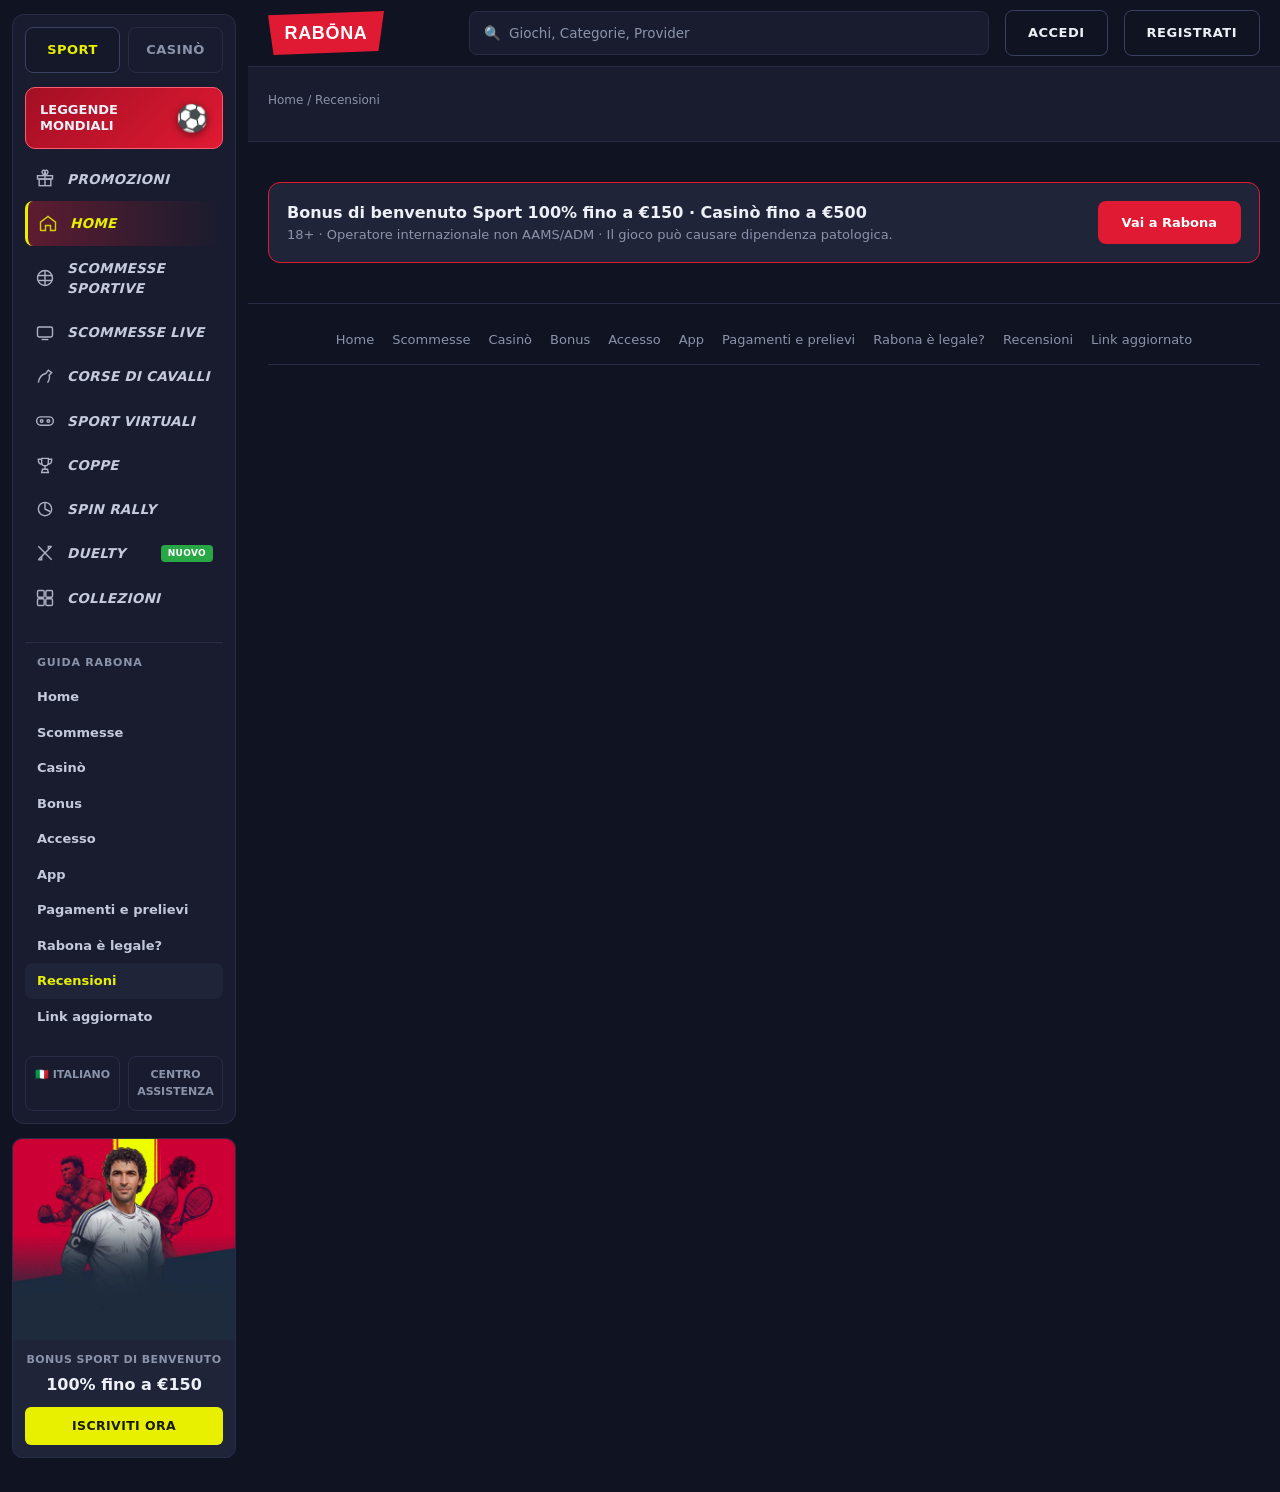
<file: recensioni/index.html>
<!doctype html>
<html lang="it">
<head>
<meta charset="utf-8">
<meta name="viewport" content="width=device-width, initial-scale=1">
<title>Rabona Recensioni 2025: è affidabile o no?</title>
<meta name="description" content="Scopri se Rabona è affidabile: licenza offshore, assenza ADM, recensioni Trustpilot, bonus, KYC e tempi di prelievo aggiornati al 2025.">
<link rel="canonical" href="https://rabonacasinosit.com/recensioni/">
<link rel="icon" type="image/svg+xml" href="/favicon.svg">
<link rel="alternate" hreflang="it-it" href="https://rabonacasinosit.com/recensioni/">
<link rel="alternate" hreflang="x-default" href="https://rabonacasinosit.com/">
<link rel="stylesheet" href="/assets/style.css">
<script type="application/ld+json">{"@context":"https://schema.org","@type":"BreadcrumbList","itemListElement":[{"@type":"ListItem","position":1,"name":"Home","item":"https://rabonacasinosit.com/"},{"@type":"ListItem","position":2,"name":"Recensioni","item":"https://rabonacasinosit.com/recensioni/"}]}</script>
<script type="application/ld+json">{"@context":"https://schema.org","@type":"Review","itemReviewed":{"@type":"Organization","name":"Rabona"},"author":{"@type":"Organization","name":"Redazione"},"reviewRating":{"@type":"Rating","ratingValue":"3.9","bestRating":"5"},"inLanguage":"it-IT"}</script>
<script type="application/ld+json">{"@context":"https://schema.org","@type":"FAQPage","mainEntity":[{"@type":"Question","name":"Rabona scommesse è affidabile e legale in Italia?","acceptedAnswer":{"@type":"Answer","text":"È affidabile nel senso operativo (sito attivo, crittografia, KYC), ma non è legale come operatore ADM: niente licenza AAMS, niente tutele del sistema italiano."}},{"@type":"Question","name":"Quale licenza ha Rabona?","acceptedAnswer":{"@type":"Answer","text":"Storicamente Curaçao eGaming n. 8048/JAZ2016-064 (Rabidi N.V. / Araxio Development N.V.); fonti recenti citano una possibile migrazione ad Anjouan Gaming (da verificare sul sito)."}},{"@type":"Question","name":"Quanto tempo impiega Rabona a pagare?","acceptedAnswer":{"@type":"Answer","text":"In genere 24–48 ore per elaborare un prelievo, una volta chiusi KYC e controlli interni; a questo si aggiunge il tempo del circuito di pagamento (carte, wallet o crypto) e possibili ritardi se i documenti non sono in regola."}},{"@type":"Question","name":"Qual è il bonus di benvenuto?","acceptedAnswer":{"@type":"Answer","text":"Varia per mercato: pattern tipici sono un matching 100% sullo sport con cap regionali e pacchetti casinò con giri gratis e rollover più alto (fino a x35 in certi package). Skrill/Neteller spesso non attivano il bonus. Controlla sempre i T&C attuali."}},{"@type":"Question","name":"Posso usare Skrill o Neteller per sbloccare le promo?","acceptedAnswer":{"@type":"Answer","text":"Nella maggior parte delle versioni note del regolamento, no: quei wallet restano validi per depositare, ma non per attivare il welcome."}},{"@type":"Question","name":"C'è un limite di prelievo per i nuovi utenti?","acceptedAnswer":{"@type":"Answer","text":"Sì: conti base con tetto giornaliero intorno ai 500 €, che sale con il livello VIP."}},{"@type":"Question","name":"Rabona ha un'app mobile?","acceptedAnswer":{"@type":"Answer","text":"Sì, via webapp/responsive e, dove consentito, package per Android/iOS o download APK. Stabilità sufficiente, non eccezionale."}},{"@type":"Question","name":"Il KYC è obbligatorio?","acceptedAnswer":{"@type":"Answer","text":"Sì, e spesso prima del primo prelievo. Senza documenti chiari il cash-out non si sblocca."}},{"@type":"Question","name":"È adatto a chi vuole solo scommesse sportive?","acceptedAnswer":{"@type":"Answer","text":"Sì: il book copre calcio, tennis, eSports, live e cash out; il casinò resta un plus, non un obbligo per usare il conto sportivo."}},{"@type":"Question","name":"Dove leggo le recensioni più aggiornate?","acceptedAnswer":{"@type":"Answer","text":"Trustpilot rimane il canale più consultato (punteggio tipico 3,3–3,7/5); incrocia con Casino Guru e AskGamblers per le dispute formali su pagamenti e KYC. Filtra le voci recenti e guarda i tempi di pagamento reali, non solo la UI."}}]}</script>
<style>
.seo h3{color:#c3c9da;font-size:15.5px;font-weight:800;margin:18px 0 8px}
.seo ul,.seo ol{color:#8f97ad;font-size:14px;margin:0 0 14px;padding-left:22px;line-height:1.7}
.seo li{margin-bottom:6px}
.seo table{width:100%;border-collapse:collapse;margin:14px 0;font-size:13.5px}
.seo td,.seo th{border:1px solid var(--line);padding:8px 10px;color:#8f97ad;text-align:left;vertical-align:top}
.seo th{color:#c3c9da;background:var(--panel2)}
.seo details{background:var(--panel);border:1px solid var(--line);border-radius:10px;margin:0 0 8px;padding:0 14px}
.seo summary{cursor:pointer;font-weight:700;color:#eef0f8;padding:12px 0;font-size:14px}
.seo details p{padding-bottom:12px}
.seo a{color:var(--lime)}
.seo a:hover{text-decoration:underline}
.subtop{background:var(--panel);border-bottom:1px solid var(--line);padding:24px 20px}
.subtop .crumbs{font-size:12px;color:var(--mut);margin-bottom:8px}
.subtop .crumbs a{color:var(--mut)}
.subtop h1{margin:0;font-size:24px;color:#eef0f8;line-height:1.3;font-weight:800}
.ctabox{display:flex;align-items:center;justify-content:space-between;gap:14px;flex-wrap:wrap;background:var(--panel2);border:1px solid var(--red);border-radius:12px;padding:18px;margin:26px 0}
.ctabox .t{font-weight:800;color:#eef0f8;font-size:16px}
.ctabox .s{color:var(--mut);font-size:13px}
.ctabox .go{background:var(--red);color:#fff;border-radius:8px;padding:12px 24px;font-weight:800;font-size:13px;white-space:nowrap}
.ctabox .go:hover{background:var(--red2)}
.sb-guide{margin-top:14px;border-top:1px solid var(--line);padding-top:12px}
.sb-guide .t{font-size:11px;letter-spacing:.8px;text-transform:uppercase;color:var(--mut);padding:0 12px 8px;font-weight:800}
.sb-guide a{display:block;padding:8px 12px;border-radius:8px;color:#c3c9da;font-size:13px;font-weight:600}
.sb-guide a:hover{background:var(--panel2);color:#fff}
.sb-guide a.on{background:var(--panel2);color:var(--lime)}
.cluster-foot{display:flex;flex-wrap:wrap;gap:6px 18px;justify-content:center;padding:0 0 14px;margin-bottom:14px;border-bottom:1px solid var(--line);font-size:13px}
.cluster-foot a{color:var(--mut)}
.cluster-foot a:hover{color:#fff}
.extras{margin:24px 20px 0;max-width:1100px}
.bonus-grid{display:grid;grid-template-columns:repeat(auto-fill,minmax(300px,1fr));gap:14px}
.bcard{background:var(--panel);border:1px solid var(--line);border-radius:12px;overflow:hidden;display:flex;flex-direction:column;transition:transform .15s}
.bcard:hover{transform:translateY(-3px)}
.bcard img{width:100%;aspect-ratio:16/7;object-fit:cover}
.bcard .bb{padding:14px}
.bcard .bt{font-weight:800;color:#eef0f8;font-size:13.5px}
.bcard .bd{color:var(--lime);font-weight:800;font-size:16px;margin:4px 0 10px}
.bcard .bgo{display:inline-block;background:var(--red);color:#fff;border-radius:8px;padding:9px 16px;font-weight:800;font-size:12.5px}
.login-card{max-width:420px;background:var(--panel);border:1px solid var(--line);border-radius:12px;padding:22px}
.login-card .lt{font-weight:800;color:#eef0f8;font-size:16px;margin-bottom:12px}
.login-card .f{display:flex;flex-direction:column;gap:10px}
.login-card input{background:var(--bg);border:1px solid var(--line);border-radius:8px;padding:12px;color:#fff;font-size:14px;outline:none}
.login-card input:focus{border-color:var(--lime)}
.login-card .go{background:var(--red);color:#fff;border:0;border-radius:8px;padding:13px;font-weight:800;font-size:14px;cursor:pointer;text-align:center}
.login-card .lnk{font-size:12.5px;color:var(--mut);text-align:center}
.login-card .lnk a{color:var(--lime)}
.paychips{display:flex;flex-wrap:wrap;gap:8px}
.paychips span{background:var(--panel);border:1px solid var(--line);border-radius:8px;padding:9px 15px;font-size:12.5px;font-weight:800;color:#c3c9da}
.rate-box{background:var(--panel);border:1px solid var(--line);border-radius:12px;padding:20px;max-width:560px}
.rate-box .big{font-size:34px;font-weight:900;color:var(--lime)}
.rate-box .cap{color:var(--mut);font-size:12.5px;margin-bottom:6px}
.rate-row{display:flex;align-items:center;gap:10px;margin-top:10px;font-size:13px;color:#c3c9da}
.rate-row span{width:110px}
.rate-row .bar{flex:1;height:8px;background:var(--bg);border-radius:4px;overflow:hidden}
.rate-row .bar i{display:block;height:100%;background:var(--lime)}
.rate-row b{width:28px;text-align:right}
.stores{display:flex;gap:10px;flex-wrap:wrap;margin-top:14px}
.stores a{display:flex;align-items:center;gap:9px;background:#000;border:1px solid var(--line);border-radius:10px;padding:10px 18px;color:#fff;font-weight:700;font-size:13px}
.stores a small{display:block;font-size:10px;color:var(--mut);font-weight:600}
.stores a:hover{border-color:var(--lime)}
</style>
</head>
<body>
<div class="layout">
<aside class="sb">
<div class="sb-panel">
  <div class="sb-tabs"><a class="on" href="/referral-link">SPORT</a><a href="/referral-link">CASINÒ</a></div>
  <a class="sb-promo" href="/referral-link"><span>Leggende Mondiali</span><span class="ball">&#9917;</span></a>
  <nav class="sb-nav">
    <a href="/referral-link"><svg viewBox="0 0 24 24"><rect x="3" y="8" width="18" height="4"/><rect x="5" y="12" width="14" height="8"/><path d="M12 8v12M12 8c-2-1-5-4-3-6s5 2 3 6zm0 0c2-1 5-4 3-6s-5 2-3 6z"/></svg><span>Promozioni</span></a>
    <a href="/" class="on"><svg viewBox="0 0 24 24"><path d="M3 11l9-7 9 7v9a1 1 0 0 1-1 1h-5v-6h-6v6H4a1 1 0 0 1-1-1z"/></svg><span>Home</span></a>
    <a href="/referral-link"><svg viewBox="0 0 24 24"><circle cx="12" cy="12" r="9"/><path d="M12 3v18M3.5 9h17M3.5 15h17"/></svg><span>Scommesse Sportive</span></a>
    <a href="/referral-link"><svg viewBox="0 0 24 24"><rect x="3" y="6" width="18" height="12" rx="2"/><path d="M8 21h8"/></svg><span>Scommesse Live</span></a>
    <a href="/referral-link"><svg viewBox="0 0 24 24"><path d="M4 20c1-6 4-10 9-11l3-4 4 3-3 3c1 3 0 6-2 9"/></svg><span>Corse di Cavalli</span></a>
    <a href="/referral-link"><svg viewBox="0 0 24 24"><rect x="2" y="7" width="20" height="10" rx="5"/><circle cx="8" cy="12" r="1.6"/><circle cx="16" cy="12" r="1.6"/></svg><span>Sport Virtuali</span></a>
    <a href="/referral-link"><svg viewBox="0 0 24 24"><path d="M8 4h8v5a4 4 0 0 1-8 0zM8 5H4c0 4 2 6 4 6M16 5h4c0 4-2 6-4 6M12 13v4M8 21h8l-1-4h-6z"/></svg><span>Coppe</span></a>
    <a href="/referral-link"><svg viewBox="0 0 24 24"><circle cx="12" cy="12" r="8"/><path d="M12 4v8l6 3"/></svg><span>Spin Rally</span></a>
    <a href="/referral-link"><svg viewBox="0 0 24 24"><path d="M4 20L20 4M4 4l16 16M4 20h4v-4M20 4h-4v4"/></svg><span>Duelty</span><span class="nuovo">NUOVO</span></a>
    <a href="/referral-link"><svg viewBox="0 0 24 24"><rect x="3" y="3" width="8" height="8" rx="1.5"/><rect x="13" y="3" width="8" height="8" rx="1.5"/><rect x="3" y="13" width="8" height="8" rx="1.5"/><rect x="13" y="13" width="8" height="8" rx="1.5"/></svg><span>Collezioni</span></a>
  </nav>
  <div class="sb-guide"><div class="t">Guida Rabona</div><a href="/">Home</a><a href="/scommesse/">Scommesse</a><a href="/casino/">Casinò</a><a href="/bonus/">Bonus</a><a href="/accesso/">Accesso</a><a href="/app/">App</a><a href="/prelievi/">Pagamenti e prelievi</a><a href="/legale/">Rabona è legale?</a><a href="/recensioni/" class="on">Recensioni</a><a href="/link-aggiornato/">Link aggiornato</a></div>
  <div class="sb-foot"><a href="/referral-link">&#127470;&#127481; Italiano</a><a href="/referral-link">Centro Assistenza</a></div>
</div>
<div class="sb-hold">
  <a class="sb-bonus" href="/referral-link">
    <img src="/assets/dimg/promo-side.webp" alt="Bonus Sport di Benvenuto">
    <div class="sb-bonus-body">
      <div class="n">Bonus Sport di Benvenuto</div>
      <div class="v">100% fino a €150</div>
      <span class="b">Iscriviti ora</span>
    </div>
  </a>
</div>
</aside>
<main>
<header class="hd">
    <a class="logo" href="/"><img src="/assets/logo.svg" alt="Rabona"></a>
    <a class="search" href="/referral-link"><span>&#128269;</span> Giochi, Categorie, Provider</a>
    <a class="btn" href="/referral-link">ACCEDI</a>
    <a class="btn" href="/referral-link">REGISTRATI</a>
  </header>
<section class="subtop"><div class="crumbs"><a href="/">Home</a> / Recensioni</div>
<h1>Rabona Recensioni: È Affidabile questo Sito di Scommesse?</h1></section>
<div class="extras"><div class="rate-box"><div class="cap">Valutazione della redazione</div>
<div class="big">3.9<span style="font-size:16px;color:var(--mut)"> / 5</span></div>
<div class="rate-row"><span>Giochi e slot</span><div class="bar"><i style="width:86%"></i></div><b>4.3</b></div>
<div class="rate-row"><span>Bonus</span><div class="bar"><i style="width:82%"></i></div><b>4.1</b></div>
<div class="rate-row"><span>Pagamenti</span><div class="bar"><i style="width:72%"></i></div><b>3.6</b></div>
<div class="rate-row"><span>Assistenza</span><div class="bar"><i style="width:74%"></i></div><b>3.7</b></div>
</div></div>
<article class="seo"><p>Chi cerca <strong>Rabona recensioni</strong> di solito ha già incrociato la piattaforma in una pubblicità o in un confronto tra bookmaker internazionali, e vuole capire una cosa sola: ha senso aprire un conto, o rischia di buttare soldi? Questa pagina risponde con fatti, non con slogan. Rabona è un operatore online nato nel 2019 che mette insieme scommesse sportive e casinò; lavora con licenza offshore e non è autorizzato dall&#x27;ADM in Italia. Qui trovi licenza, punteggi Trustpilot, tempi di prelievo reali, bonus variabili per mercato e limiti pratici, così capisci se Rabona scommesse è affidabile quanto basta al tuo rischio.</p>
<h2>Rabona: cos&#x27;è e riepilogo generale 2025</h2>
<p>Rabona è una casa di scommesse e casinò online, lanciata nel 2019 dall&#x27;operatore Araxio Development N.V. (legata anche a Rabidi N.V.). Non è un brand AAMS: in Italia non compare nei registri ADM, quindi niente rete di tutele tipica dei concessionari legali (autoesclusione ADM, gestione reclami in Italia, iscrizione al sistema nazionale di gioco responsabile). Lavora su mercati dove la licenza offshore è accettata o tollerata: Spagna (con limiti locali e revisione normativa), diverse piazze latinoamericane e, di fatto, anche utenti italiani che vi accedono per conto loro, sapendo di muoversi fuori dal perimetro regolare.</p>
<p>Il sito propone un catalogo misto: book sportivo con calcio, tennis, eSports e migliaia di eventi secondari, più un casinò con migliaia di slot e Casino Live.</p>
<h3>Rabona Casino in breve</h3>
<p>Il comparto casinò (spesso cercato come Rabona Casino) conta tra circa 4.900 e oltre 6.000 titoli, a seconda della fonte e della data di rilevazione; tra i fornitori più citati ci sono Microgaming, NetEnt, Play&#x27;n GO, Playtech e Yggdrasil. Il live offre circa 33 tavoli con dealer reali: roulette, blackjack, baccarat e varianti di poker. Un&#x27;avvertenza rispetto allo sport: i bonus casinò hanno rollover molto più alto (fino a x35) e scadenze strette, quindi il rischio di perdere il bonus per condizioni non rispettate cresce parecchio.</p>
<p>Per fissare le aspettative prima di entrare nel dettaglio: un giudizio complessivo realistico, pesando licenza offshore, voti Trustpilot medio-bassi e ricchezza dell&#x27;offerta, si colloca intorno a <strong>8,0–8,5/10 per chi cerca solo prodotto e promo</strong>, e scende se l&#x27;utente mette al primo posto legalità italiana e tutela ADM. Rabona non è &quot;il book più sicuro sulla piazza&quot;: è un operatore tecnico-funzionale, con critiche che tornano su prelievi e assistenza. Se cerchi recensioni Rabona scommesse chiare, il resto dell&#x27;articolo scende su licenza, cash out, KYC e pagamenti senza giri di parole.</p>
<h2>Rabona scommesse è affidabile: licenza, sicurezza e regolamentazione</h2>
<p>La domanda &quot;<strong>Rabona scommesse è affidabile</strong>&quot; si chiude solo separando tre piani: titolo legale, sicurezza tecnica e tutele locali.</p>
<p><strong>Licenza.</strong> L&#x27;operatività storica riporta licenza Curaçao eGaming n. <strong>8048/JAZ2016-064</strong>, riconducibile a Rabidi N.V. / Araxio Development N.V. È un framework offshore più snello di UKGC o MGA: controlli e requisiti esistono, ma il livello di supervisione e i canali di ricorso del giocatore vengono considerati generalmente più deboli. Fonti aggiornate al biennio 2025–2026 citano una possibile migrazione verso <strong>Anjouan Gaming</strong> sotto Liernin Enterprises LTD, legata a riforme regolatorie in area caraibica; questo punto ognuno deve verificarlo da sé, sulla dicitura in footer e nei documenti legali del sito al momento del deposito.</p>
<p><strong>Cosa manca per l&#x27;Italia.</strong> Non c&#x27;è licenza ADM/AAMS. Di conseguenza: nessun contratto con lo Stato italiano sul gioco, nessuna iscrizione automatica agli strumenti di autoesclusione nazionali, nessuna disputa gestibile con le procedure dedicate ai concessionari. Per un giocatore italiano questo è il nodo centrale di ogni recensione Rabona scommesse: l&#x27;affidabilità resta appesa alla buona volontà dell&#x27;operatore e al diritto offshore, non a un&#x27;autorità italiana.</p>
<p><strong>Sicurezza tecnica.</strong> Il sito dichiara crittografia TLS 1.2 su dati personali e di pagamento, più un allineamento al GDPR. Nei giochi di casinò sono previsti controlli RNG (generatore di numeri casuali) tramite auditor di settore, come succede di routine sulle piattaforme Curaçao/Anjouan. Il gioco responsabile è formalizzato (autolimiti, autoesclusione sul conto del brand), ma <strong>non</strong> arriva allo scudo RGIAJ / ADM italiano.</p>
<p><strong>KYC e pagamenti.</strong> Prima del primo prelievo scatta la verifica del documento d&#x27;identità e, spesso, prova di residenza o di metodo di pagamento. Gli utenti la descrivono come &quot;rigorosa&quot; o &quot;esigente&quot;: allunga i tempi se i documenti non sono nitidi o se i dati del conto non coincidono con carta ed e-wallet. È prassi standard anti-riciclaggio, ma pesa in modo concreto su chi spera di incassare in poche ore dopo il primo big-win.</p>
<p>In sintesi: tecnologica sì, regolata in senso soft sì, equiparabile a un book italiano no. Se &quot;affidabile&quot; per te vuol dire &quot;posso chiamare l&#x27;ADM se qualcosa va storto&quot;, qui non lo trovi.</p>
<h2>Rabona recensioni e opinioni su Trustpilot</h2>
<p>Le <strong>Rabona recensioni</strong> su Trustpilot non raccontano né un idillio né un disastro totale. Le rilevazioni pubbliche del punteggio ballano in un range <strong>3,3–3,7 su 5</strong>, a seconda del mercato di osservazione e del periodo di campionamento. Il volume delle recensioni non è omogeneo tra i profili locali; per questo conviene ragionare sul contenuto ricorrente più che su un singolo decimale &quot;esatto&quot;.</p>
<p><strong>Cosa scrivono di positivo i giocatori</strong></p>
<ul>
<li>Registrazione rapida, spesso con login social (Google) e interfaccia moderna.</li>
<li>Bonus di ingresso e promo a rotazione che &quot;si sentono&quot; sui depositi medi.</li>
<li>Parte degli utenti conferma prelievi chiusi entro le finestre dichiarate, soprattutto con criptovalute o wallet stabili.</li>
</ul>
<p><strong>Cosa emerge in negativo (e torna spesso)</strong></p>
<ul>
<li>Lentezza o blocco dei prelievi in fase di revisione documento.</li>
<li>Supporto deludente: chat che risponde con bot o messaggi copincollati, email senza seguito per giorni o settimane.</li>
<li>Alzate di scudi (&quot;truffa&quot;, &quot;non pagano&quot;) tipiche di una coda di profili insoddisfatti; non sempre si riesce a ricostruire se l&#x27;utente avesse violato i T&amp;C o lasciato il KYC a metà, ma il tono delle proteste pesa sulla reputazione media.</li>
</ul>
<p>Per ragionare da adulti: un voto Trustpilot intorno al 3,5 non è un bollino luxury, ma nemmeno la condanna di un brand chiuso e scappato con la cassa. È il segnale di un servizio medio-basso sul post-vendita (prelievo + CS) e di un front-end che invece convince molti a depositare la prima volta. Se stai leggendo Rabona scommesse su Trustpilot, confronta sempre la data della recensione, il mercato di residenza e se l&#x27;utente aveva superato il KYC: tanti &quot;non mi pagano&quot; nascono proprio lì.</p>
<p>Trustpilot non è l&#x27;unica fonte: vale la pena incrociare anche <strong>Casino Guru</strong> e <strong>AskGamblers</strong>, dove i reclami vengono tracciati come dispute formali. Lì si capisce meglio se le lamentele su prelievi e KYC vengono chiuse dall&#x27;operatore o restano aperte — un indicatore più solido di una singola recensione arrabbiata.</p>
<h2>Come registrarsi su Rabona passo a passo</h2>
<p>Aprire un conto sul sito di Rabona è lineare, ma la parte delicata arriva dopo, non al click d&#x27;iscrizione.</p>
<ol>
<li>Accesso alla schermata di registrazione (form classico o scorciatoia Google).</li>
<li>Dati anagrafici: nome, cognome, data di nascita, email, password, spesso indirizzo e prefisso telefonico.</li>
<li>Accettazione termini, privacy e, se presenti, preferenze marketing.</li>
<li>Verifica email/SMS di conferma, se richiesta.</li>
<li>Primo deposito (il minimo varia con il canale, tipicamente intorno ai <strong>20 EUR/USD</strong>).</li>
<li><strong>KYC obbligatorio prima del primo cash-out</strong>: caricamento fronte/retro di documento d&#x27;identità valido (CI, passaporto o patente), a volte selfie e prova di pagamento. L&#x27;approvazione può richiedere da poche ore a diversi giorni lavorativi se i file non sono in regola.</li>
</ol>
<p><strong>Età minima: 18 anni</strong>, senza eccezioni. Per un residente in Italia c&#x27;è un&#x27;avvertenza extra: non essendo un operatore ADM, non sei coperto dalla regolamentazione nazionale; eventuali contestazioni passano dai canali del licenziatario e dal diritto applicabile indicato nei T&amp;C (spesso offshore). Se cerchi un percorso &quot;con scudo italiano&quot;, questo non è il canale.</p>
<p>Dopo l&#x27;ok KYC, i limiti di prelievo iniziali restano spesso leggeri: la soglia nota su questo brand è <strong>intorno ai 500 € al giorno per i conti base</strong>, che sale con lo status VIP o con lo storico del conto. Pianifica le uscite partendo da lì, non dal sogno del bonifico illimitato al primo giro.</p>
<h2>Bonus e promozioni disponibili su Rabona</h2>
<p>I pacchetti di benvenuto e le promo ricorrenti cambiano per geo e periodo: non esiste un&#x27;offerta &quot;ufficiale Italia&quot; verificabile al centesimo su fonti indipendenti. Quello che si riesce a mappare dai mercati di riferimento (Spagna, LatAm e package generici) è un ventaglio:</p>
<ul>
<li><strong>Sport</strong>: pattern comune tipo 100% sul primo deposito fino a un tetto che, a seconda del paese, è stato citato in stile &quot;fino a 100 €&quot; o range equivalenti in moneta locale. Il <strong>rollover</strong> sullo sport è di solito più leggero (es. x6), con quote minime sulle giocate valide (da leggere nei T&amp;C, spesso intorno a 1.50–2.00 a seconda che sia singola o multipla).</li>
<li><strong>Casinò</strong>: pacchetti con cash-match più blocchi di giri gratis (ordini di grandezza visti in certi mercati: centinaia di euro + centinaia di giri gratis spalmati su più giorni). Qui il <strong>rollover</strong> sale di molto (es. fino a x35) e le scadenze sono strette.</li>
<li>Esclusione nota: depositi con <strong>Skrill e Neteller</strong> spesso <strong>non attivano</strong> il bonus di benvenuto.</li>
<li>Extra: &quot;collezioni carte&quot; / album virtuale riscattabili in premi, cashback e tornei su slot di partner come Pragmatic.</li>
</ul>
<p><strong>Programma VIP a 5 livelli</strong>: salendo aumentano rimborsi, limiti di prelievo, a volte account manager e assistenza prioritaria. L&#x27;ingresso non è un regalo per tutti: di solito conta il volume di gioco e la frequenza.</p>
<p><strong>Disclaimer obbligatorio:</strong> condizioni, importi massimi, giochi validi e scadenze cambiano per regione e possono aggiornarsi senza preavviso. Prima di depositare per sbloccare un matching, apri i T&amp;C del bonus sulla pagina attuale e fai uno screenshot: in un&#x27;eventuale contestazione conta il testo in vigore al momento del claim.</p>
<h2>Scommesse sportive: mercati, quote e cash out</h2>
<p>Il book di Rabona copre i grandi filoni europei e globali:</p>
<ul>
<li><strong>Calcio</strong>: campionati principali, coppe europee, coppe nazionali e una selezione di divisioni minori.</li>
<li><strong>Tennis</strong> e sport individuali, con copertura solida di tornei ATP/WTA e Grand Slam.</li>
<li><strong>eSports</strong> (i titoli standard delle scommesse moderne).</li>
<li>Basket, hockey, MMA/boxe e un ventaglio di &quot;altri&quot; che riempie l&#x27;offerta oraria.</li>
</ul>
<p>Su un match top di Serie A o Premier trovi i classici 1X2, DNB, under/over, corner, cartellini, marcatori, più i percorsi <strong>Bet Builder</strong> (costruisci la tua multipla custom sull&#x27;incontro). Le <strong>quote maggiorate</strong> e le promo settimanali salgono in home nelle giornate fitte di calendario.</p>
<p>Funzioni operative apprezzate da chi punta spesso:</p>
<ul>
<li><strong>Cash Out</strong> parziale o totale sulle giocate pre-match e live ammesse.</li>
<li><strong>Live betting</strong> con aggiornamenti fluidi (quando i feed arrivano in tempo).</li>
<li>Autoplay e strumenti di gestione bolletta sui flussi più moderni.</li>
</ul>
<p>Rispetto ad altri book non-AAMS internazionali la copertura di base regge il confronto; non aspettarti la densità di mercati secondari di un colosso come Pinnacle o di un concessionario italiano specializzato sul calcio locale, ma per un profilo &quot;match day + live + cash out&quot; l&#x27;offerta funziona. Le quote medie non sono le più competitive in giro: ogni tanto spunta qualche boost, ma il punto di forza resta il catalogo e la combo sport+casinò, non la pura precisione del pricing.</p>
<h2>Metodi di pagamento, depositi e prelievi</h2>
<p>La sezione pagamenti è dove si decide se &quot;pagano davvero&quot; o se ti ritrovi a contare i giorni sul calendario.</p>
<p><strong>Metodi tipicamente accettati</strong></p>
<ul>
<li>Carte <strong>Visa / Mastercard</strong></li>
<li>E-wallet di circolazione internazionale</li>
<li>Criptovalute: <strong>BTC, USDT, Litecoin, Ethereum</strong> (tra le opzioni più citate)</li>
<li>In alcuni mercati gateway locali tipo MiFinity/Jeton (es. soluzioni come Bizum via intermediazione, fuori dall&#x27;Italia)</li>
</ul>
<p><strong>Depositi.</strong> Minimi di riferimento intorno ai <strong>20 EUR/USD</strong> (varia per canale e regione). L&#x27;accredito è quasi immediato con carte e crypto; i wallet restano rapidi se il provider non impone controlli extra.</p>
<p><strong>Prelievi.</strong></p>
<ul>
<li>Limite iniziale per i conti base: <strong>circa 500 € al giorno</strong>.</li>
<li>Tempo di elaborazione più citato dalle fonti: <strong>24–48 ore</strong> lato operatore, a cui si somma il tempo del circuito di pagamento (banche intermediarie e crypto-network).</li>
<li>Ritardi segnalati dagli utenti: meno frequenti su crypto, più presenti su bonifici e su certi e-wallet, e quasi sempre legati a un KYC non ancora completato.</li>
</ul>
<table><tr><th>Metodo (indicativo)</th><th>Deposito min.</th><th>Elaborazione prelievo tipica</th><th>Note pratiche</th></tr><tr><td>Carte Visa/MC</td><td>~20 €</td><td>24–72 h banche + review</td><td>Primo prelievo spesso dopo KYC</td></tr><tr><td>E-wallet</td><td>~20 €</td><td>24–48 h</td><td>Skrill/Neteller: no bonus</td></tr><tr><td>Crypto (BTC, USDT, ETH, LTC)</td><td>lista variabile</td><td>spesso 24 h o meno</td><td>Conferme di rete e fee a carico utente</td></tr><tr><td>Bonifico</td><td>se disponibile</td><td>48–72 h+</td><td>Più soggetto a ritardi</td></tr></table>
<p>Per chi si chiede &quot;quanto tempo impiega Rabona a pagare&quot; la risposta onesta è: <strong>in genere 24–48 ore di processing interno</strong> se il KYC è a posto e il metodo non è un bonifico lento; con controlli rafforzati o code al supporto, il calendario si allunga.</p>
<h2>Assistenza clienti e app mobile di Rabona</h2>
<p><strong>Supporto.</strong> Canali dichiarati: chat live (orario esteso, ma non sempre 24/7 reale su ogni geo) ed email. Le lingue di interfaccia e helpdesk coprono di solito inglese e spagnolo; operatori madrelingua italiani non sono garantiti in modo costante, quindi preparati a una comunicazione mista se scrivi in italiano. Il punto debole, emerso in molte recensioni, è la qualità: risposte template, bot in prima linea e tempi di risposta email che possono superare i giorni. Se hai un prelievo bloccato, documenta tutto (ID ticket, screenshot, timestamp): la traccia fa la differenza.</p>
<p><strong>App mobile ed esperienza da smartphone.</strong> C&#x27;è la fruizione da browser mobile e, in certi contesti, il download di app o package <strong>APK</strong> a seconda della policy del paese. Su iOS e Android l&#x27;esperienza responsive copre scommesse, casinò, deposito e chat. La stabilità regge l&#x27;uso quotidiano, ma non fa miracoli: feed live, cash out e catalogo slot dipendono dalla rete e dai server del giorno. Non c&#x27;è una &quot;killer feature&quot; che la stacchi dai brand top ADM; funziona, basta non aspettarsi un&#x27;app con rating store 4,8 e assistenza telefonica dedicata.</p>
<p>Consiglio pratico: prima di affidarti alla chat per un reclamo, manda un&#x27;email e salva le interazioni. La densità di lamentele &quot;supporto in silenzio radio&quot; nei commenti Trustpilot non va sottovalutata.</p>
<h2>Conclusione: il verdetto su Rabona</h2>
<p>Rabona è un sito reale, attivo dal 2019, con licenza Curaçao (e possibile spostamento ad Anjouan, da verificare) e misure di sicurezza standard sul piano tecnico (TLS 1.2, GDPR, RNG, KYC obbligatorio). Offre un grosso catalogo di scommesse e giochi, cash out, Bet Builder e un VIP a 5 livelli. Allo stesso tempo: <strong>non è regolamentato ADM/AAMS</strong>, il voto Trustpilot resta medio-basso (range 3,3–3,7/5) e le magagne su prelievi lenti e supporto debole sono troppo frequenti per archiviarle come eccezioni. Se ti chiedi &quot;Rabona scommesse è affidabile?&quot;, la risposta adulta è: <strong>funzionalmente operativa, con l&#x27;infrastruttura tipica di un brand internazionale</strong>, ma <strong>non equiparabile a un bookmaker italiano sul fronte delle tutele legali</strong>. Usala solo se accetti licenza offshore, limiti di prelievo da principiante e un customer care che ogni tanto va in apnea. Preferisci un ambiente protetto da ADM? Resta sui concessionari legali.</p>
<h2>FAQ su Rabona</h2>
<details><summary>Rabona scommesse è affidabile e legale in Italia?</summary><p>È affidabile nel senso operativo (sito attivo, crittografia, KYC), ma <strong>non è legale come operatore ADM</strong>: niente licenza AAMS, niente tutele del sistema italiano.</p></details>
<details><summary>Quale licenza ha Rabona?</summary><p>Storicamente Curaçao eGaming n. 8048/JAZ2016-064 (Rabidi N.V. / Araxio Development N.V.); fonti recenti citano una possibile migrazione ad Anjouan Gaming (da verificare sul sito).</p></details>
<details><summary>Quanto tempo impiega Rabona a pagare?</summary><p>In genere <strong>24–48 ore</strong> per elaborare un prelievo, una volta chiusi KYC e controlli interni; a questo si aggiunge il tempo del circuito di pagamento (carte, wallet o crypto) e possibili ritardi se i documenti non sono in regola.</p></details>
<details><summary>Qual è il bonus di benvenuto?</summary><p>Varia per mercato: pattern tipici sono un matching 100% sullo sport con cap regionali e pacchetti casinò con giri gratis e rollover più alto (fino a x35 in certi package). Skrill/Neteller spesso non attivano il bonus. Controlla sempre i T&amp;C attuali.</p></details>
<details><summary>Posso usare Skrill o Neteller per sbloccare le promo?</summary><p>Nella maggior parte delle versioni note del regolamento, no: quei wallet restano validi per depositare, ma non per attivare il welcome.</p></details>
<details><summary>C&#x27;è un limite di prelievo per i nuovi utenti?</summary><p>Sì: conti base con tetto giornaliero intorno ai <strong>500 €</strong>, che sale con il livello VIP.</p></details>
<details><summary>Rabona ha un&#x27;app mobile?</summary><p>Sì, via webapp/responsive e, dove consentito, package per Android/iOS o download APK. Stabilità sufficiente, non eccezionale.</p></details>
<details><summary>Il KYC è obbligatorio?</summary><p>Sì, e spesso prima del <strong>primo</strong> prelievo. Senza documenti chiari il cash-out non si sblocca.</p></details>
<details><summary>È adatto a chi vuole solo scommesse sportive?</summary><p>Sì: il book copre calcio, tennis, eSports, live e cash out; il casinò resta un plus, non un obbligo per usare il conto sportivo.</p></details>
<details><summary>Dove leggo le recensioni più aggiornate?</summary><p>Trustpilot rimane il canale più consultato (punteggio tipico 3,3–3,7/5); incrocia con Casino Guru e AskGamblers per le dispute formali su pagamenti e KYC. Filtra le voci recenti e guarda i tempi di pagamento reali, non solo la UI.</p></details><div class="ctabox"><div><div class="t">Bonus di benvenuto Sport 100% fino a €150 · Casinò fino a €500</div>
<div class="s">18+ · Operatore internazionale non AAMS/ADM · Il gioco può causare dipendenza patologica.</div></div>
<a class="go" href="/referral-link">Vai a Rabona</a></div></article>
<footer class="ft"><nav class="cluster-foot"><a href="/">Home</a><a href="/scommesse/">Scommesse</a><a href="/casino/">Casinò</a><a href="/bonus/">Bonus</a><a href="/accesso/">Accesso</a><a href="/app/">App</a><a href="/prelievi/">Pagamenti e prelievi</a><a href="/legale/">Rabona è legale?</a><a href="/recensioni/">Recensioni</a><a href="/link-aggiornato/">Link aggiornato</a></nav>
    <div class="ft-badges"><span>18+</span><span>Gioco Responsabile</span><span>Licenza internazionale</span></div>
    <p><strong>Rabona</strong> — piattaforma di scommesse sportive e casinò online. Operatore con licenza internazionale (non AAMS/ADM). Il gioco è vietato ai minori di 18 anni.</p>
    <p>Il gioco può causare dipendenza patologica. Gioca responsabilmente.</p>
  </footer>
</main>
</div>
</body>
</html>
</file>
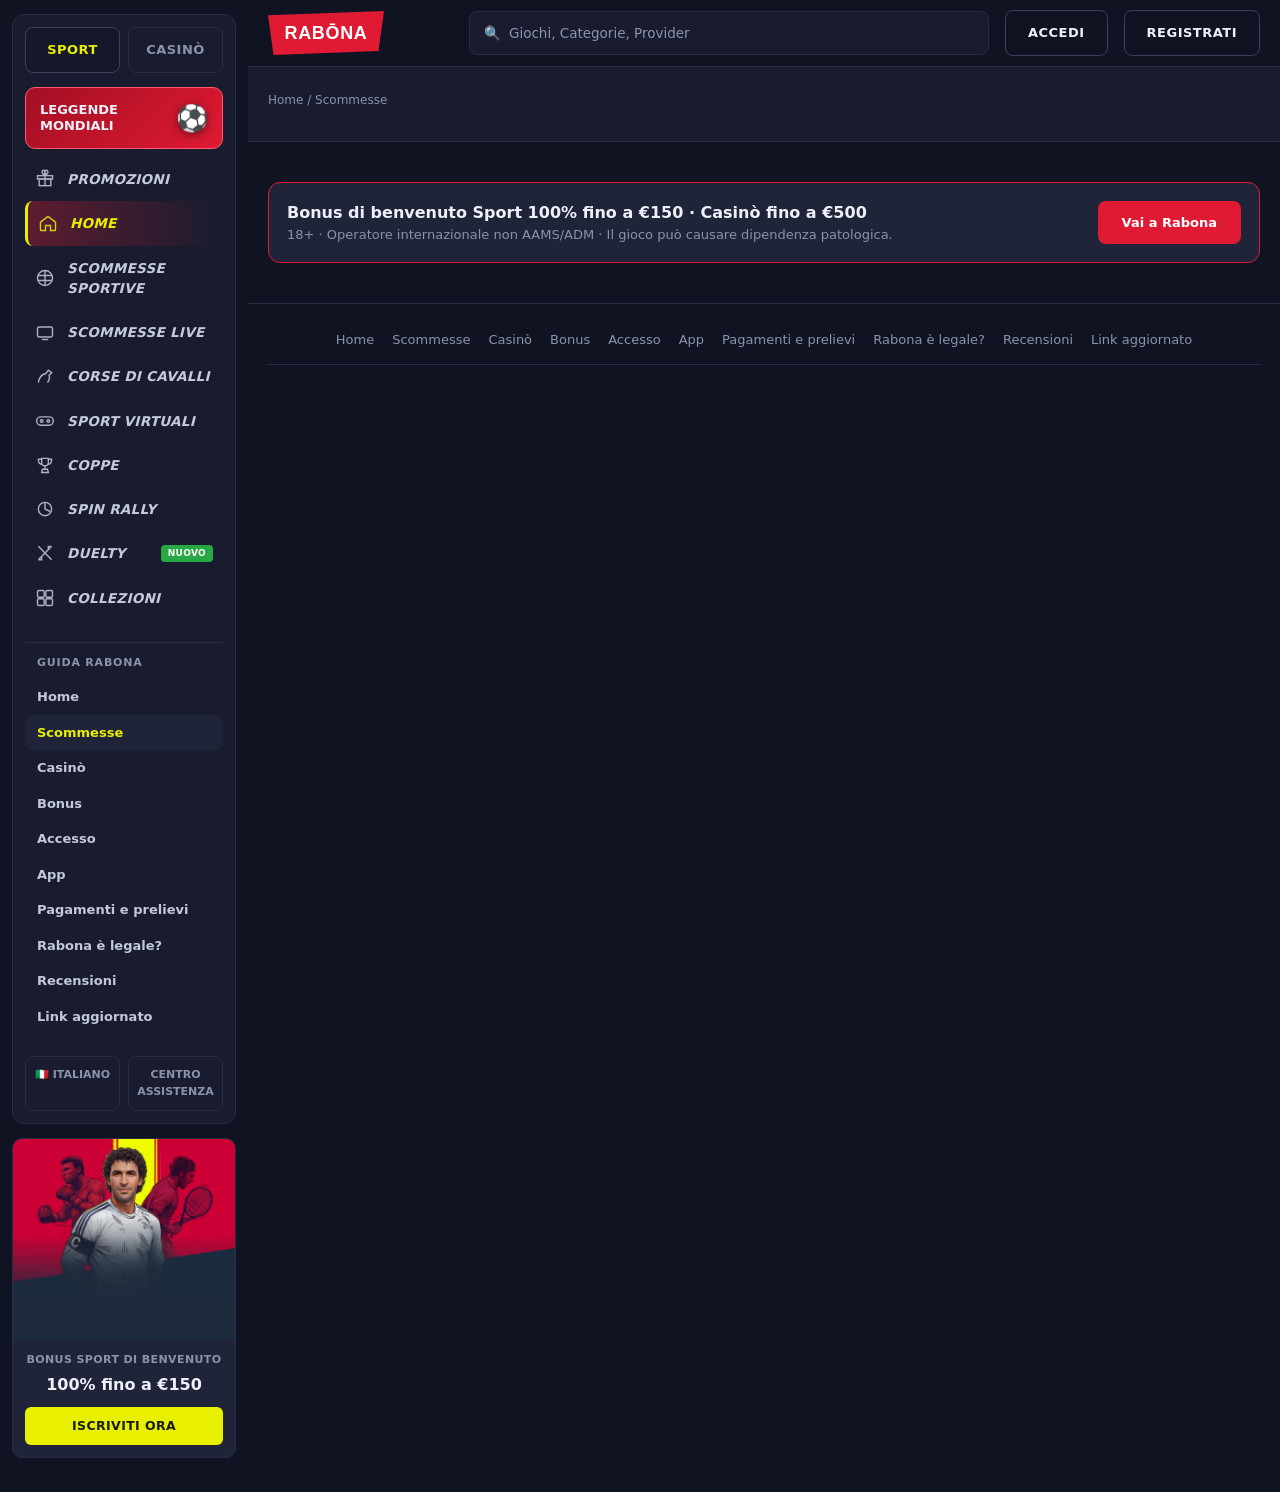
<file: scommesse/index.html>
<!doctype html>
<html lang="it">
<head>
<meta charset="utf-8">
<meta name="viewport" content="width=device-width, initial-scale=1">
<title>Rabona Scommesse Sportive: Bonus, Quote e Recensione</title>
<meta name="description" content="Guida a Rabona: licenza non ADM, mercati sportivi, live, bonus 100% fino a 150 €, pagamenti, KYC e rischi per gli utenti italiani.">
<link rel="canonical" href="https://rabonacasinosit.com/scommesse/">
<link rel="icon" type="image/svg+xml" href="/favicon.svg">
<link rel="alternate" hreflang="it-it" href="https://rabonacasinosit.com/scommesse/">
<link rel="alternate" hreflang="x-default" href="https://rabonacasinosit.com/">
<link rel="stylesheet" href="/assets/style.css">
<script type="application/ld+json">{"@context":"https://schema.org","@type":"BreadcrumbList","itemListElement":[{"@type":"ListItem","position":1,"name":"Home","item":"https://rabonacasinosit.com/"},{"@type":"ListItem","position":2,"name":"Scommesse","item":"https://rabonacasinosit.com/scommesse/"}]}</script>

<script type="application/ld+json">{"@context":"https://schema.org","@type":"FAQPage","mainEntity":[{"@type":"Question","name":"Rabona è legale in Italia e Spagna?","acceptedAnswer":{"@type":"Answer","text":"In Italia non ha licenza ADM/AAMS: è un sito non-AAMS accessibile, ma non opera sotto il monopolio italiano. In Spagna e negli altri mercati il quadro dipende dalla giurisdizione locale e dalla licenza Curaçao/Cipro; va sempre confrontato con le regole del tuo Paese."}},{"@type":"Question","name":"Qual è la quota minima per svincolare il bonus?","acceptedAnswer":{"@type":"Answer","text":"I termini ufficiali del welcome (100% fino a 150 €, 11x, 30 giorni) rimandano ai T&C per le soglie aggiornate di quota minima per scommessa valida. Non fidarti delle voci da forum."}},{"@type":"Question","name":"Si può scommettere in pesos cileni?","acceptedAnswer":{"@type":"Answer","text":"Sì: la piattaforma serve anche il Cile e permette conti e limiti in CLP per gli utenti di quel mercato, oltre all'euro per l'Italia."}},{"@type":"Question","name":"Come funziona il cash-out?","acceptedAnswer":{"@type":"Answer","text":"Sui match ammessi (soprattutto calcio e UFC) liquidi la scommessa in anticipo a un valore offerto in tempo reale, chiudendo la posizione senza aspettare il risultato finale. L'importo proposto cambia con l'andamento del match."}},{"@type":"Question","name":"Ci sono scommesse virtuali disponibili 24/7?","acceptedAnswer":{"@type":"Answer","text":"Sì: la sezione virtuali resta aperta a ciclo continuo, con eventi sintetici di calcio e altri sport. Utile quando il calendario reale è vuoto. Se stai valutando un bookmaker non-AAMS, gioca solo con capitale che puoi permetterti di perdere, completa la verifica al primo accesso e leggi i limiti di prelievo prima di caricare. L'offerta sportiva di Rabona funziona per chi sa gestire il proprio bankroll, non per chi cerca le tutele di un operatore ADM."}}]}</script>
<style>
.seo h3{color:#c3c9da;font-size:15.5px;font-weight:800;margin:18px 0 8px}
.seo ul,.seo ol{color:#8f97ad;font-size:14px;margin:0 0 14px;padding-left:22px;line-height:1.7}
.seo li{margin-bottom:6px}
.seo table{width:100%;border-collapse:collapse;margin:14px 0;font-size:13.5px}
.seo td,.seo th{border:1px solid var(--line);padding:8px 10px;color:#8f97ad;text-align:left;vertical-align:top}
.seo th{color:#c3c9da;background:var(--panel2)}
.seo details{background:var(--panel);border:1px solid var(--line);border-radius:10px;margin:0 0 8px;padding:0 14px}
.seo summary{cursor:pointer;font-weight:700;color:#eef0f8;padding:12px 0;font-size:14px}
.seo details p{padding-bottom:12px}
.seo a{color:var(--lime)}
.seo a:hover{text-decoration:underline}
.subtop{background:var(--panel);border-bottom:1px solid var(--line);padding:24px 20px}
.subtop .crumbs{font-size:12px;color:var(--mut);margin-bottom:8px}
.subtop .crumbs a{color:var(--mut)}
.subtop h1{margin:0;font-size:24px;color:#eef0f8;line-height:1.3;font-weight:800}
.ctabox{display:flex;align-items:center;justify-content:space-between;gap:14px;flex-wrap:wrap;background:var(--panel2);border:1px solid var(--red);border-radius:12px;padding:18px;margin:26px 0}
.ctabox .t{font-weight:800;color:#eef0f8;font-size:16px}
.ctabox .s{color:var(--mut);font-size:13px}
.ctabox .go{background:var(--red);color:#fff;border-radius:8px;padding:12px 24px;font-weight:800;font-size:13px;white-space:nowrap}
.ctabox .go:hover{background:var(--red2)}
.sb-guide{margin-top:14px;border-top:1px solid var(--line);padding-top:12px}
.sb-guide .t{font-size:11px;letter-spacing:.8px;text-transform:uppercase;color:var(--mut);padding:0 12px 8px;font-weight:800}
.sb-guide a{display:block;padding:8px 12px;border-radius:8px;color:#c3c9da;font-size:13px;font-weight:600}
.sb-guide a:hover{background:var(--panel2);color:#fff}
.sb-guide a.on{background:var(--panel2);color:var(--lime)}
.cluster-foot{display:flex;flex-wrap:wrap;gap:6px 18px;justify-content:center;padding:0 0 14px;margin-bottom:14px;border-bottom:1px solid var(--line);font-size:13px}
.cluster-foot a{color:var(--mut)}
.cluster-foot a:hover{color:#fff}
.extras{margin:24px 20px 0;max-width:1100px}
.bonus-grid{display:grid;grid-template-columns:repeat(auto-fill,minmax(300px,1fr));gap:14px}
.bcard{background:var(--panel);border:1px solid var(--line);border-radius:12px;overflow:hidden;display:flex;flex-direction:column;transition:transform .15s}
.bcard:hover{transform:translateY(-3px)}
.bcard img{width:100%;aspect-ratio:16/7;object-fit:cover}
.bcard .bb{padding:14px}
.bcard .bt{font-weight:800;color:#eef0f8;font-size:13.5px}
.bcard .bd{color:var(--lime);font-weight:800;font-size:16px;margin:4px 0 10px}
.bcard .bgo{display:inline-block;background:var(--red);color:#fff;border-radius:8px;padding:9px 16px;font-weight:800;font-size:12.5px}
.login-card{max-width:420px;background:var(--panel);border:1px solid var(--line);border-radius:12px;padding:22px}
.login-card .lt{font-weight:800;color:#eef0f8;font-size:16px;margin-bottom:12px}
.login-card .f{display:flex;flex-direction:column;gap:10px}
.login-card input{background:var(--bg);border:1px solid var(--line);border-radius:8px;padding:12px;color:#fff;font-size:14px;outline:none}
.login-card input:focus{border-color:var(--lime)}
.login-card .go{background:var(--red);color:#fff;border:0;border-radius:8px;padding:13px;font-weight:800;font-size:14px;cursor:pointer;text-align:center}
.login-card .lnk{font-size:12.5px;color:var(--mut);text-align:center}
.login-card .lnk a{color:var(--lime)}
.paychips{display:flex;flex-wrap:wrap;gap:8px}
.paychips span{background:var(--panel);border:1px solid var(--line);border-radius:8px;padding:9px 15px;font-size:12.5px;font-weight:800;color:#c3c9da}
.rate-box{background:var(--panel);border:1px solid var(--line);border-radius:12px;padding:20px;max-width:560px}
.rate-box .big{font-size:34px;font-weight:900;color:var(--lime)}
.rate-box .cap{color:var(--mut);font-size:12.5px;margin-bottom:6px}
.rate-row{display:flex;align-items:center;gap:10px;margin-top:10px;font-size:13px;color:#c3c9da}
.rate-row span{width:110px}
.rate-row .bar{flex:1;height:8px;background:var(--bg);border-radius:4px;overflow:hidden}
.rate-row .bar i{display:block;height:100%;background:var(--lime)}
.rate-row b{width:28px;text-align:right}
.stores{display:flex;gap:10px;flex-wrap:wrap;margin-top:14px}
.stores a{display:flex;align-items:center;gap:9px;background:#000;border:1px solid var(--line);border-radius:10px;padding:10px 18px;color:#fff;font-weight:700;font-size:13px}
.stores a small{display:block;font-size:10px;color:var(--mut);font-weight:600}
.stores a:hover{border-color:var(--lime)}
</style>
</head>
<body>
<div class="layout">
<aside class="sb">
<div class="sb-panel">
  <div class="sb-tabs"><a class="on" href="/referral-link">SPORT</a><a href="/referral-link">CASINÒ</a></div>
  <a class="sb-promo" href="/referral-link"><span>Leggende Mondiali</span><span class="ball">&#9917;</span></a>
  <nav class="sb-nav">
    <a href="/referral-link"><svg viewBox="0 0 24 24"><rect x="3" y="8" width="18" height="4"/><rect x="5" y="12" width="14" height="8"/><path d="M12 8v12M12 8c-2-1-5-4-3-6s5 2 3 6zm0 0c2-1 5-4 3-6s-5 2-3 6z"/></svg><span>Promozioni</span></a>
    <a href="/" class="on"><svg viewBox="0 0 24 24"><path d="M3 11l9-7 9 7v9a1 1 0 0 1-1 1h-5v-6h-6v6H4a1 1 0 0 1-1-1z"/></svg><span>Home</span></a>
    <a href="/referral-link"><svg viewBox="0 0 24 24"><circle cx="12" cy="12" r="9"/><path d="M12 3v18M3.5 9h17M3.5 15h17"/></svg><span>Scommesse Sportive</span></a>
    <a href="/referral-link"><svg viewBox="0 0 24 24"><rect x="3" y="6" width="18" height="12" rx="2"/><path d="M8 21h8"/></svg><span>Scommesse Live</span></a>
    <a href="/referral-link"><svg viewBox="0 0 24 24"><path d="M4 20c1-6 4-10 9-11l3-4 4 3-3 3c1 3 0 6-2 9"/></svg><span>Corse di Cavalli</span></a>
    <a href="/referral-link"><svg viewBox="0 0 24 24"><rect x="2" y="7" width="20" height="10" rx="5"/><circle cx="8" cy="12" r="1.6"/><circle cx="16" cy="12" r="1.6"/></svg><span>Sport Virtuali</span></a>
    <a href="/referral-link"><svg viewBox="0 0 24 24"><path d="M8 4h8v5a4 4 0 0 1-8 0zM8 5H4c0 4 2 6 4 6M16 5h4c0 4-2 6-4 6M12 13v4M8 21h8l-1-4h-6z"/></svg><span>Coppe</span></a>
    <a href="/referral-link"><svg viewBox="0 0 24 24"><circle cx="12" cy="12" r="8"/><path d="M12 4v8l6 3"/></svg><span>Spin Rally</span></a>
    <a href="/referral-link"><svg viewBox="0 0 24 24"><path d="M4 20L20 4M4 4l16 16M4 20h4v-4M20 4h-4v4"/></svg><span>Duelty</span><span class="nuovo">NUOVO</span></a>
    <a href="/referral-link"><svg viewBox="0 0 24 24"><rect x="3" y="3" width="8" height="8" rx="1.5"/><rect x="13" y="3" width="8" height="8" rx="1.5"/><rect x="3" y="13" width="8" height="8" rx="1.5"/><rect x="13" y="13" width="8" height="8" rx="1.5"/></svg><span>Collezioni</span></a>
  </nav>
  <div class="sb-guide"><div class="t">Guida Rabona</div><a href="/">Home</a><a href="/scommesse/" class="on">Scommesse</a><a href="/casino/">Casinò</a><a href="/bonus/">Bonus</a><a href="/accesso/">Accesso</a><a href="/app/">App</a><a href="/prelievi/">Pagamenti e prelievi</a><a href="/legale/">Rabona è legale?</a><a href="/recensioni/">Recensioni</a><a href="/link-aggiornato/">Link aggiornato</a></div>
  <div class="sb-foot"><a href="/referral-link">&#127470;&#127481; Italiano</a><a href="/referral-link">Centro Assistenza</a></div>
</div>
<div class="sb-hold">
  <a class="sb-bonus" href="/referral-link">
    <img src="/assets/dimg/promo-side.webp" alt="Bonus Sport di Benvenuto">
    <div class="sb-bonus-body">
      <div class="n">Bonus Sport di Benvenuto</div>
      <div class="v">100% fino a €150</div>
      <span class="b">Iscriviti ora</span>
    </div>
  </a>
</div>
</aside>
<main>
<header class="hd">
    <a class="logo" href="/"><img src="/assets/logo.svg" alt="Rabona"></a>
    <a class="search" href="/referral-link"><span>&#128269;</span> Giochi, Categorie, Provider</a>
    <a class="btn" href="/referral-link">ACCEDI</a>
    <a class="btn" href="/referral-link">REGISTRATI</a>
  </header>
<section class="subtop"><div class="crumbs"><a href="/">Home</a> / Scommesse</div>
<h1>Rabona Scommesse Sportive: Guida Completa al Bookmaker</h1></section>
<div class="extras"><section class="sec"><div class="sec-h"><h2>Top Eventi</h2><a class="all" href="/referral-link">Mostra tutto ›</a></div><div class="events"><div class="ev"><div class="st"><span class="live">LIVE</span><span>42'</span><span>·</span><span>Mondiali 2026</span></div><div class="teams"><div>Francia <span class="sc">0</span></div><div>Marocco <span class="sc">0</span></div></div><div class="odds"><a href="/referral-link"><b>1.62</b><i>Francia</i></a><a href="/referral-link"><b>3.20</b><i>X</i></a><a href="/referral-link"><b>7.50</b><i>Marocco</i></a></div></div><div class="ev"><div class="st"><span class="live">LIVE</span><span>83'</span><span>·</span><span>Conference League</span></div><div class="teams"><div>Sarajevo <span class="sc">0</span></div><div>Inter Turku <span class="sc">1</span></div></div><div class="odds"><a href="/referral-link"><b>31.00</b><i>Sarajevo</i></a><a href="/referral-link"><b>4.75</b><i>X</i></a><a href="/referral-link"><b>1.19</b><i>Inter Turku</i></a></div></div><div class="ev"><div class="st"><span class="live">LIVE</span><span>73'</span><span>·</span><span>Conference League</span></div><div class="teams"><div>Dinamo Tirana <span class="sc">0</span></div><div>Astana <span class="sc">1</span></div></div><div class="odds"><a href="/referral-link"><b>61.00</b><i>Dinamo Tirana</i></a><a href="/referral-link"><b>5.75</b><i>X</i></a><a href="/referral-link"><b>1.11</b><i>Astana</i></a></div></div><div class="ev"><div class="st"><span>21:00 · 10/07</span><span>·</span><span>Mondiali 2026</span></div><div class="teams"><div>Spagna </div><div>Belgio </div></div><div class="odds"><a href="/referral-link"><b>1.69</b><i>Spagna</i></a><a href="/referral-link"><b>3.80</b><i>X</i></a><a href="/referral-link"><b>5.00</b><i>Belgio</i></a></div></div></div></section></div>
<article class="seo"><p>Rabona è un bookmaker online attivo dal 2019 che tiene sportsbook e casinò sotto un unico account. Lavora su mercati come Italia, Spagna, Cile e diversi Paesi latinoamericani, ed è pensato per chi vuole un&#x27;offerta larga di quote, live e promozioni che tornano ogni settimana — sempre tenendo a mente i limiti rispetto ai siti ADM. Qui trovi le condizioni reali su licenza, linee, bonus e pagamenti.</p>
<h2>Cos&#x27;è Rabona e come funziona il suo bookmaker di scommesse sportive?</h2>
<p>Nasce come operatore internazionale, con la testa sulle scommesse sportive e i giochi da casinò. Niente conti separati: con la stessa registrazione entri nel palinsesto del calcio, nel basket, negli esports e nelle slot o al live casino. Un dettaglio che semplifica deposito e prelievo a chi salta spesso tra sport e tavoli.</p>
<p>Il modello è quello classico degli operatori con licenza Curaçao/Cipro: palinsesto forte sugli eventi europei e latam, quote competitive sui top match e strumenti in-play per chi non si accontenta del pre-match. In Italia il brand resta un non-AAMS. Il sito si raggiunge, ma fuori dal regime ADM. Chi lo mette a confronto con i bookmaker nazionali deve guardare bene rollover, metodi di pagamento e tutele sul conto.</p>
<p>Il sistema è responsive, sport e casinò condividono saldo e storico: comodo se passi da una multipla Serie A a un paio di spin senza cambiare portafoglio.</p>
<h2>Licenza e sicurezza di Rabona</h2>
<p>L&#x27;operatore lavora sotto licenza Antillephone N.V. (Curaçao eGaming) e ha anche una licenza cipriota. Non ha licenza ADM/AAMS: in senso stretto, non è un bookmaker regolamentato dall&#x27;Agenzia delle Dogane e dei Monopoli. Va letto per quello che è — un sito non AAMS accessibile, con le tutele e i rischi tipici di quel perimetro (ricorsi, isolamento dei fondi e trasparenza di bilancio non paragonabili a un operatore ADM).</p>
<p>La protezione del traffico poggia su crittografia SSL a 256 bit. L&#x27;apertura del conto chiede KYC completo: documento d&#x27;identità, selfie o prova di residenza, dipende da cosa decide il team compliance. Senza verifica, il prelievo resta chiuso.</p>
<p>C&#x27;è una sezione di gioco responsabile con autoesclusione, limiti di deposito e reminder sulle sessioni. Età minima 18 anni, su tutti i mercati coperti. E l&#x27;assenza di supervisione ADM va capita prima del primo deposito. Non dopo.</p>
<h2>Sport e mercati disponibili su Rabona</h2>
<p>Il palinsesto copre tra i 20 e i 35 sport a seconda del giorno. Il cuore è il calcio: Serie A, LaLiga, Premier, Champions League e circa mille eventi calcistici in tutto, tra leghe e coppe. Sui big match i mercati passano spesso i 1.000: 1X2, doppia chance, handicap asiatici ed europei, over/under gol, corner, cartellini, marcatore e le multiple costruite su più selezioni.</p>
<p>Oltre al calcio trovi UFC e MMA (card complete e mercati round-by-round), basket (NBA con player props), tennis, hockey su ghiaccio (NHL), baseball/MLB moneyline, Formula 1, boxe, snooker e un blocco esports su League of Legends e Dota 2. Le quote si aggiornano a un ritmo accettabile anche in fascia serale europea.</p>
<p>Rispetto ad altri operatori offshore con licenze simili, qui l&#x27;occhio resta sull&#x27;ampiezza del match-day italiano e sulle prop di NBA, non solo sul solito 1X2.</p>
<h2>Rabona Live: scommesse in diretta</h2>
<p>La sezione live è un&#x27;interfaccia in-play con quote aggiornate in tempo reale e filtro per sport. Su calcio e UFC c&#x27;è il cash-out: chiudi la posizione in anticipo per bloccare un guadagno o tagliare una perdita, senza aspettare il fischio finale.</p>
<p>Lo streaming gratuito è riservato agli utenti registrati che tengono un saldo minimo (condizione standard, in questo segmento). Le statistiche in-play (possesso, tiri, corner, cartellini) compaiono accanto ai mercati principali. Non è un feed da studio TV di fascia alta, ma copre i match medio-alti senza costringerti ad aprire un secondo tab. Su mobile la navigazione in-play resta leggibile: orario, score e bottoni di cash-out sempre in primo piano.</p>
<h2>Bonus di benvenuto e promozioni per gli scommettitori</h2>
<p>Per il mercato IT/CH il bonus sport sul primo deposito è il 100% fino a 150 €. Nessun codice promo: fai il deposito, ricevi il matching e sblocchi con un rollover di 11x sul valore del bonus, entro 30 giorni. Controlla sempre i T&amp;C aggiornati per i mercati ammessi e l&#x27;eventuale quota minima per scommessa valida.</p>
<p>Il pezzo forte è il catalogo di promozioni ricorrenti:</p>
<ul>
<li>cashback settimanale sulle perdite nette;</li>
<li>bonus di ricarica periodici;</li>
<li>boost di quote sulle partite di Champions League.</li>
</ul>
<p>Non sono regali una tantum: se giochi con regolarità ogni settimana, il valore percepito va oltre il solo welcome. Attenzione a non confondere queste condizioni con le versioni ES/CL da casinò (cifre diverse e &quot;Bonus Crab&quot;): sul perimetro italiano lo standard resta 100% fino a 150 € e 11x. Le offerte casinò hanno requisiti e giochi qualificanti diversi da quelle sport, quindi controlla la sezione giusta prima di attivare la promo.</p>
<h2>Come registrarsi e verificare l&#x27;account su Rabona</h2>
<p>La registrazione si chiude in tre passaggi: email e password, dati anagrafici (nome, cognome, data di nascita, indirizzo, valuta preferita — euro per l&#x27;Italia), upload del documento. L&#x27;approvazione KYC richiede in media 24-48 ore lavorative. Senza verifica completa, i prelievi restano bloccati.</p>
<p>Età minima 18 anni. Meglio usare un documento leggibile e lo stesso intestatario sui metodi di pagamento: evita nomi diversi tra conto e carta o wallet. Passato il check, il conto unificato apre sia sportsbook sia casinò (oltre 8.500 titoli e più di 300 tavoli live, con provider noti del settore).</p>
<h2>Metodi di pagamento e prelievo su Rabona</h2>
<p>I canali più usati dagli utenti italiani sono Visa e Mastercard, Skrill, Neteller, MiFinity, bonifico bancario e criptovalute (Bitcoin ed Ethereum). Tempi medi di prelievo:</p>
<ul>
<li>crypto: quasi istantanei dopo l&#x27;approvazione;</li>
<li>e-wallet: poche ore;</li>
<li>bonifico bancario: 24-72 ore.</li>
</ul>
<p>Minimi e massimi per transazione cambiano e vanno verificati nei T&amp;C e nella cassa al momento del deposito. Le crypto tagliano i passaggi di intermediari, ma il KYC resta obbligatorio a prescindere dal metodo di funding.</p>
<h2>Assistenza clienti e Rabona su dispositivi mobili</h2>
<p>Il supporto gira su live chat 24/7 ed email dedicata (support-ita@rabona.com), con tempi di risposta tipici intorno all&#x27;ora sulle richieste non complesse. C&#x27;è una FAQ interna che copre bonus, verifica e pagamenti. Nessun numero verde in stile ADM: resta un canale da operatore offshore.</p>
<p>Su mobile non serve scaricare nessuna app obbligatoria. Il sito HTML5 è ottimizzato per iOS e Android: stessa linea live, stessi mercati, stessa sezione casinò e cash-out. Passi da desktop a smartphone senza perdere le scommesse aperte o lo streaming.</p>
<h2>Domande frequenti su Rabona scommesse sportive</h2>
<details><summary>Rabona è legale in Italia e Spagna?</summary><p>In Italia non ha licenza ADM/AAMS: è un sito non-AAMS accessibile, ma non opera sotto il monopolio italiano. In Spagna e negli altri mercati il quadro dipende dalla giurisdizione locale e dalla licenza Curaçao/Cipro; va sempre confrontato con le regole del tuo Paese.</p></details>
<details><summary>Qual è la quota minima per svincolare il bonus?</summary><p>I termini ufficiali del welcome (100% fino a 150 €, 11x, 30 giorni) rimandano ai T&amp;C per le soglie aggiornate di quota minima per scommessa valida. Non fidarti delle voci da forum.</p></details>
<details><summary>Si può scommettere in pesos cileni?</summary><p>Sì: la piattaforma serve anche il Cile e permette conti e limiti in CLP per gli utenti di quel mercato, oltre all&#x27;euro per l&#x27;Italia.</p></details>
<details><summary>Come funziona il cash-out?</summary><p>Sui match ammessi (soprattutto calcio e UFC) liquidi la scommessa in anticipo a un valore offerto in tempo reale, chiudendo la posizione senza aspettare il risultato finale. L&#x27;importo proposto cambia con l&#x27;andamento del match.</p></details>
<details><summary>Ci sono scommesse virtuali disponibili 24/7?</summary><p>Sì: la sezione virtuali resta aperta a ciclo continuo, con eventi sintetici di calcio e altri sport. Utile quando il calendario reale è vuoto. Se stai valutando un bookmaker non-AAMS, gioca solo con capitale che puoi permetterti di perdere, completa la verifica al primo accesso e leggi i limiti di prelievo prima di caricare. L&#x27;offerta sportiva di Rabona funziona per chi sa gestire il proprio bankroll, non per chi cerca le tutele di un operatore ADM.</p></details><div class="ctabox"><div><div class="t">Bonus di benvenuto Sport 100% fino a €150 · Casinò fino a €500</div>
<div class="s">18+ · Operatore internazionale non AAMS/ADM · Il gioco può causare dipendenza patologica.</div></div>
<a class="go" href="/referral-link">Vai a Rabona</a></div></article>
<footer class="ft"><nav class="cluster-foot"><a href="/">Home</a><a href="/scommesse/">Scommesse</a><a href="/casino/">Casinò</a><a href="/bonus/">Bonus</a><a href="/accesso/">Accesso</a><a href="/app/">App</a><a href="/prelievi/">Pagamenti e prelievi</a><a href="/legale/">Rabona è legale?</a><a href="/recensioni/">Recensioni</a><a href="/link-aggiornato/">Link aggiornato</a></nav>
    <div class="ft-badges"><span>18+</span><span>Gioco Responsabile</span><span>Licenza internazionale</span></div>
    <p><strong>Rabona</strong> — piattaforma di scommesse sportive e casinò online. Operatore con licenza internazionale (non AAMS/ADM). Il gioco è vietato ai minori di 18 anni.</p>
    <p>Il gioco può causare dipendenza patologica. Gioca responsabilmente.</p>
  </footer>
</main>
</div>
</body>
</html>
</file>
<file: assets/style.css>
:root{--bg:#101321;--panel:#181c2e;--panel2:#1f2438;--line:#272d45;--red:#e01a33;--red2:#c01029;--lime:#e8f000;--ink:#eef0f8;--mut:#8b93ab;--green:#28a745}
*{margin:0;padding:0;box-sizing:border-box}
body{font-family:'Segoe UI',Roboto,system-ui,sans-serif;background:var(--bg);color:var(--ink);font-size:14px;line-height:1.5}
a{color:inherit;text-decoration:none}img{max-width:100%;display:block}
.layout{display:grid;grid-template-columns:248px minmax(0,1fr)}
main{min-width:0}
/* sidebar */
.sb{padding:14px 12px;display:flex;flex-direction:column;gap:14px}
.sb-hold{flex:1 0 auto;display:flex;flex-direction:column;min-height:340px}
.sb-panel{background:var(--panel);border:1px solid var(--line);border-radius:12px;padding:12px;display:flex;flex-direction:column;gap:8px}
.sb-tabs{display:grid;grid-template-columns:1fr 1fr;gap:8px;margin-bottom:6px}
.sb-tabs a{text-align:center;padding:12px 0;border:1px solid var(--line);border-radius:8px;font-weight:800;font-size:13px;color:var(--mut);letter-spacing:.5px}
.sb-tabs a.on{color:var(--lime);border-color:#3a4160;background:#141828}
.sb-promo{background:linear-gradient(135deg,#a30f24,var(--red));border:1px solid #ff5a70;border-radius:10px;padding:14px;display:flex;align-items:center;gap:10px;font-weight:800;font-size:13px;line-height:1.25;text-transform:uppercase}
.sb-promo .ball{font-size:26px;filter:drop-shadow(0 2px 4px rgba(0,0,0,.5))}
.sb-bonus{display:block;border:1px solid var(--line);border-radius:10px;overflow:hidden;background:var(--panel2);position:sticky;bottom:14px;margin-top:auto}
.sb-bonus img{width:100%;aspect-ratio:972/880;object-fit:cover;object-position:top}
.sb-bonus-body{padding:12px;text-align:center}
.sb-bonus .n{font-size:11px;font-weight:700;color:var(--mut);text-transform:uppercase;letter-spacing:.4px}
.sb-bonus .v{font-size:16px;font-weight:900;margin:4px 0 10px}
.sb-bonus .b{display:block;background:var(--lime);color:#1a1c00;font-weight:900;font-size:12.5px;padding:10px;border-radius:6px;text-transform:uppercase;letter-spacing:.4px}
.sb-bonus:hover .b{filter:brightness(1.08)}
.sb-nav{display:flex;flex-direction:column}
.sb-nav a{display:flex;align-items:center;gap:12px;padding:12px 10px;border-radius:8px;color:#c6cbdc;font-weight:600;font-size:13.5px;font-style:italic;text-transform:uppercase;letter-spacing:.3px}
.sb-nav a:hover{background:var(--panel2);color:#fff}
.sb-nav a.on{background:linear-gradient(90deg,rgba(224,26,51,.35),transparent);color:var(--lime);border-left:3px solid var(--lime)}
.sb-nav svg{width:20px;height:20px;flex:none;fill:none;stroke:currentColor;stroke-width:1.7;opacity:.85}
.sb-nav .nuovo{margin-left:auto;background:var(--green);color:#fff;font-size:9px;font-weight:800;font-style:normal;padding:2px 7px;border-radius:4px}
.sb-foot{display:grid;grid-template-columns:1fr 1fr;gap:8px;padding-top:14px}
.sb-foot a{border:1px solid var(--line);border-radius:8px;padding:10px 6px;text-align:center;font-size:11px;color:var(--mut);font-weight:700;text-transform:uppercase}
/* header */
.hd{display:flex;align-items:center;gap:16px;padding:10px 20px;background:var(--bg);border-bottom:1px solid var(--line);position:sticky;top:0;z-index:40}
.hd .logo img{height:44px;width:auto}
.hd .search{flex:1;max-width:520px;margin-left:auto;display:flex;align-items:center;gap:8px;background:var(--panel);border:1px solid var(--line);border-radius:8px;padding:11px 14px;color:var(--mut);font-size:13.5px}
.hd .btn{border:1px solid #3a4160;border-radius:8px;padding:12px 22px;font-weight:800;font-size:13px;letter-spacing:.5px;white-space:nowrap}
.hd .btn:hover{border-color:var(--lime);color:var(--lime)}
/* slider */
.slider{position:relative;margin:0;overflow:hidden;background:#000;aspect-ratio:2558/682}
.slide{position:absolute;inset:0;opacity:0;transition:opacity .7s}
.slide.on{opacity:1}
.slide img{width:100%;height:100%;object-fit:cover}
.slide .body{position:absolute;left:6%;top:50%;transform:translateY(-50%);max-width:420px}
.slide .t{font-size:15px;font-weight:800;text-transform:uppercase;color:var(--lime);letter-spacing:.5px;text-shadow:0 2px 6px rgba(0,0,0,.6)}
.slide .d{font-size:clamp(24px,3.2vw,42px);font-weight:900;line-height:1.1;text-transform:uppercase;margin:8px 0 16px;text-shadow:0 2px 10px rgba(0,0,0,.6)}
.slide .cta{display:inline-block;background:var(--lime);color:#1a1c00;font-weight:900;font-size:15px;padding:14px 30px;border-radius:4px;text-transform:uppercase;letter-spacing:.5px}
.slide .cta:hover{filter:brightness(1.08)}
.sl-dots{position:absolute;left:6%;bottom:18px;display:flex;gap:6px;z-index:5}
.sl-dots b{width:18px;height:5px;background:rgba(255,255,255,.4);cursor:pointer}
.sl-dots b.on{background:#fff}
.sl-nav{position:absolute;top:50%;transform:translateY(-50%);z-index:5;width:42px;height:42px;border:1px solid rgba(255,255,255,.35);border-radius:8px;background:rgba(0,0,0,.3);color:#fff;font-size:18px;cursor:pointer;display:flex;align-items:center;justify-content:center}
.sl-nav:hover{border-color:var(--lime);color:var(--lime)}
.sl-nav.p{left:14px}.sl-nav.n{right:14px}
/* categories */
.cats{display:flex;gap:10px;overflow-x:auto;padding:14px 20px;scrollbar-width:none;border-bottom:1px solid var(--line)}
.cats::-webkit-scrollbar{display:none}
.cat{flex:none;display:flex;align-items:center;gap:9px;border:1px solid var(--line);border-radius:8px;padding:11px 16px;font-weight:700;font-size:13px;color:#c6cbdc;text-transform:uppercase;letter-spacing:.3px;background:var(--panel)}
.cat:hover{border-color:var(--lime);color:var(--lime)}
.cat img{width:22px;height:22px;object-fit:contain;filter:grayscale(1) brightness(2)}
/* intro */
.intro{padding:26px 20px 4px}
.intro h1{font-size:clamp(20px,2.6vw,30px);font-weight:900;line-height:1.2;max-width:1000px}
.intro p{color:var(--mut);max-width:860px;margin-top:10px;font-size:14.5px}
/* section titles */
.sec{padding:26px 20px 0}
.sec-h{display:flex;align-items:baseline;gap:14px;margin-bottom:14px}
.sec-h h2{font-size:19px;font-weight:900;text-transform:uppercase;letter-spacing:.4px;white-space:nowrap}
.sec-h h2:after{content:"";display:block;width:44px;height:3px;background:var(--red);margin-top:6px}
.sec-h .all{margin-left:auto;color:var(--mut);font-weight:700;font-size:13px;white-space:nowrap}
.sec-h .all:hover{color:var(--lime)}
/* events */
.events{display:grid;grid-template-columns:repeat(4,1fr);gap:14px}
.ev{background:var(--panel);border:1px solid var(--line);border-radius:10px;padding:16px;display:flex;flex-direction:column;gap:10px}
.ev .st{display:flex;align-items:center;gap:8px;font-size:12px;color:var(--mut)}
.ev .st .live{background:var(--red);color:#fff;font-weight:800;font-size:10.5px;padding:2px 8px;border-radius:4px}
.ev .teams div{display:flex;justify-content:space-between;font-weight:700;font-size:14.5px;padding:3px 0}
.ev .teams span.sc{color:var(--lime);font-weight:800}
.ev .odds{display:grid;grid-template-columns:repeat(3,1fr);gap:8px;margin-top:auto}
.ev .odds a{background:var(--panel2);border:1px solid var(--line);border-radius:8px;text-align:center;padding:9px 4px}
.ev .odds a:hover{border-color:var(--lime)}
.ev .odds b{display:block;font-size:15px}
.ev .odds i{font-style:normal;font-size:10.5px;color:var(--mut);display:block;white-space:nowrap;overflow:hidden;text-overflow:ellipsis}
/* wide banners */
.wide{margin:26px 20px 0;position:relative;border-radius:12px;overflow:hidden;display:block;aspect-ratio:2200/396;min-height:150px}
.wide img{position:absolute;inset:0;width:100%;height:100%;object-fit:cover}
.wide .body{position:absolute;left:4%;top:50%;transform:translateY(-50%);max-width:560px;z-index:2}
.wide .txt{font-size:13px;font-weight:700;text-transform:uppercase;color:#ffd7dd;letter-spacing:.5px;text-shadow:0 1px 4px rgba(0,0,0,.7)}
.wide .ttl{font-size:clamp(16px,2vw,26px);font-weight:900;line-height:1.2;margin:6px 0 12px;text-shadow:0 2px 8px rgba(0,0,0,.7)}
.wide .cta{display:inline-block;background:#fff;color:#14172a;font-weight:800;font-size:13px;padding:10px 22px;border-radius:6px}
/* sport cards */
.sports{display:grid;grid-auto-flow:column;grid-auto-columns:150px;gap:12px;overflow-x:auto;padding-bottom:8px;scrollbar-width:none}
.sports::-webkit-scrollbar{display:none}
.sp{position:relative;border-radius:10px;overflow:hidden;background:linear-gradient(160deg,#232945,#12152a);aspect-ratio:225/337;border:1px solid var(--line)}
.sp:hover{border-color:var(--red)}
.sp img{position:absolute;inset:0;width:100%;height:100%;object-fit:cover}
.sp .nm{position:absolute;left:0;right:0;bottom:0;padding:26px 10px 10px;background:linear-gradient(transparent,rgba(6,8,16,.92));font-weight:800;font-size:13px;text-transform:capitalize;text-align:center}
.sp.ph{display:flex;align-items:center;justify-content:center;background:radial-gradient(120% 90% at 50% 0%,#e01a33 0%,#7c0e20 55%,#2a0a12 100%)}
.sp.ph .ic{font-size:52px;margin-bottom:26px;filter:drop-shadow(0 6px 14px rgba(0,0,0,.55))}
.sp.ph:after{content:"";position:absolute;inset:0;background:linear-gradient(transparent 55%,rgba(6,8,16,.9))}
.sp.ph .nm{z-index:2}.sp.ph .ic{z-index:2}
/* game grids */
.gg{display:grid;grid-auto-flow:column;gap:12px;overflow-x:auto;padding-bottom:10px;scrollbar-width:thin}
.gg::-webkit-scrollbar{height:7px}.gg::-webkit-scrollbar-thumb{background:#2c3350;border-radius:4px}
.gg--p{grid-auto-columns:150px}   /* portrait 2:3 */
.gg--v{grid-auto-columns:132px}   /* vertical 9x21 */
.gg--h{grid-auto-columns:300px}   /* 3x2 */
.g{position:relative;border-radius:10px;overflow:hidden;background:var(--panel);border:1px solid var(--line)}
.g:hover{border-color:var(--red)}
.gg--p .g{aspect-ratio:2/3}.gg--v .g{aspect-ratio:9/21}.gg--h .g{aspect-ratio:3/2}
.g img{position:absolute;inset:0;width:100%;height:100%;object-fit:cover}
.g .idx{position:absolute;left:6px;bottom:2px;z-index:3;font-size:44px;font-weight:900;color:#fff;-webkit-text-stroke:2px rgba(224,26,51,.9);text-shadow:0 2px 8px rgba(0,0,0,.6);line-height:1}
.g .lbl{position:absolute;top:8px;left:-26px;z-index:3;background:var(--lime);color:#1a1c00;font-size:10px;font-weight:800;text-transform:uppercase;padding:3px 28px;transform:rotate(-35deg)}
.g .jack{position:absolute;left:0;right:0;top:0;z-index:3;background:linear-gradient(90deg,rgba(0,0,0,.7),rgba(224,26,51,.8));text-align:center;font-weight:800;font-size:12.5px;padding:4px}
.g .bet{position:absolute;left:6px;top:6px;z-index:3;background:rgba(8,10,20,.75);border-radius:5px;font-size:10px;font-weight:700;padding:3px 7px;color:#dfe3f0}
.g .res{position:absolute;left:6px;bottom:8px;z-index:3;display:flex;gap:3px;flex-wrap:wrap;max-width:90%}
.g .res b{width:17px;height:17px;border-radius:50%;display:flex;align-items:center;justify-content:center;font-size:9px;font-weight:800}
.g .res .red{background:#c92038}.g .res .black{background:#20242f}.g .res .green{background:#1d8a3a}
.g .occ{position:absolute;right:6px;top:6px;z-index:3;background:rgba(8,10,20,.75);border-radius:5px;font-size:10px;font-weight:700;padding:3px 7px;color:#dfe3f0}
.g .hover{position:absolute;inset:0;z-index:4;display:flex;flex-direction:column;align-items:center;justify-content:center;gap:10px;background:rgba(10,12,22,.72);opacity:0;transition:.15s}
.g:hover .hover{opacity:1}
.g .hover .nm{font-weight:800;font-size:13px;text-align:center;padding:0 10px}
.g .hover .play{background:var(--red);color:#fff;font-weight:800;font-size:13px;padding:9px 26px;border-radius:20px}
.g .hover .demo{color:var(--mut);font-size:12px;font-weight:700}
.g.more{display:flex;align-items:center;justify-content:center;background:linear-gradient(160deg,#2a1420,#181c2e);font-weight:800;text-transform:uppercase;font-size:13px;color:var(--lime)}
/* seo */
.seo{margin:40px 20px 0;max-width:1100px}
.seo h2{font-size:18px;font-weight:800;margin:22px 0 10px;color:#c3c9da}
.seo h2:first-of-type{margin-top:0}
.seo p{color:#8f97ad;font-size:14px;margin-bottom:12px;line-height:1.7}
/* footer */
.ft{margin-top:40px;border-top:1px solid var(--line);padding:26px 20px;color:var(--mut);font-size:12.5px}
.ft-badges{display:flex;gap:8px;margin-bottom:12px}
.ft-badges span{border:1px solid var(--line);border-radius:16px;padding:4px 12px;font-weight:700;font-size:11.5px;color:#c6cbdc}
.ft p{margin-bottom:6px;max-width:920px}
/* Retain conversion and navigation UI while removing editorial page copy. */
.intro,.subtop h1,.seo>:not(.ctabox),.login-card,.paychips,.rate-box,.stores,.ft-badges,.ft>p{display:none}
.sec:has(> .events){display:none}
.sec:has(> .gg){display:none}
@media(max-width:1100px){.events{grid-template-columns:repeat(2,1fr)}}
@media(max-width:920px){.layout{grid-template-columns:minmax(0,1fr)}.sb{display:none}.hd .search{display:none}}
@media(max-width:560px){
.events{grid-template-columns:1fr}
.gg--p{grid-auto-columns:128px}.gg--h{grid-auto-columns:240px}.gg--v{grid-auto-columns:116px}
.hd{flex-wrap:wrap;gap:8px;padding:10px 12px}
.hd .logo img{height:34px}
.hd .btn{padding:9px 12px;font-size:11.5px;margin-left:auto}
.hd .btn+.btn{margin-left:0}
.slider{aspect-ratio:auto;min-height:300px}
.slide .body{left:5%;right:5%;max-width:none}
.slide .d{font-size:22px}
.slide .cta{padding:11px 20px;font-size:13px}
.cats{padding:12px}
.sec{padding:20px 12px 0}
.wide{margin:20px 12px 0;aspect-ratio:auto;min-height:170px}
.seo{margin:32px 12px 0}
.ft{padding:22px 12px}
}
html,body{overflow-x:clip}
</file>
